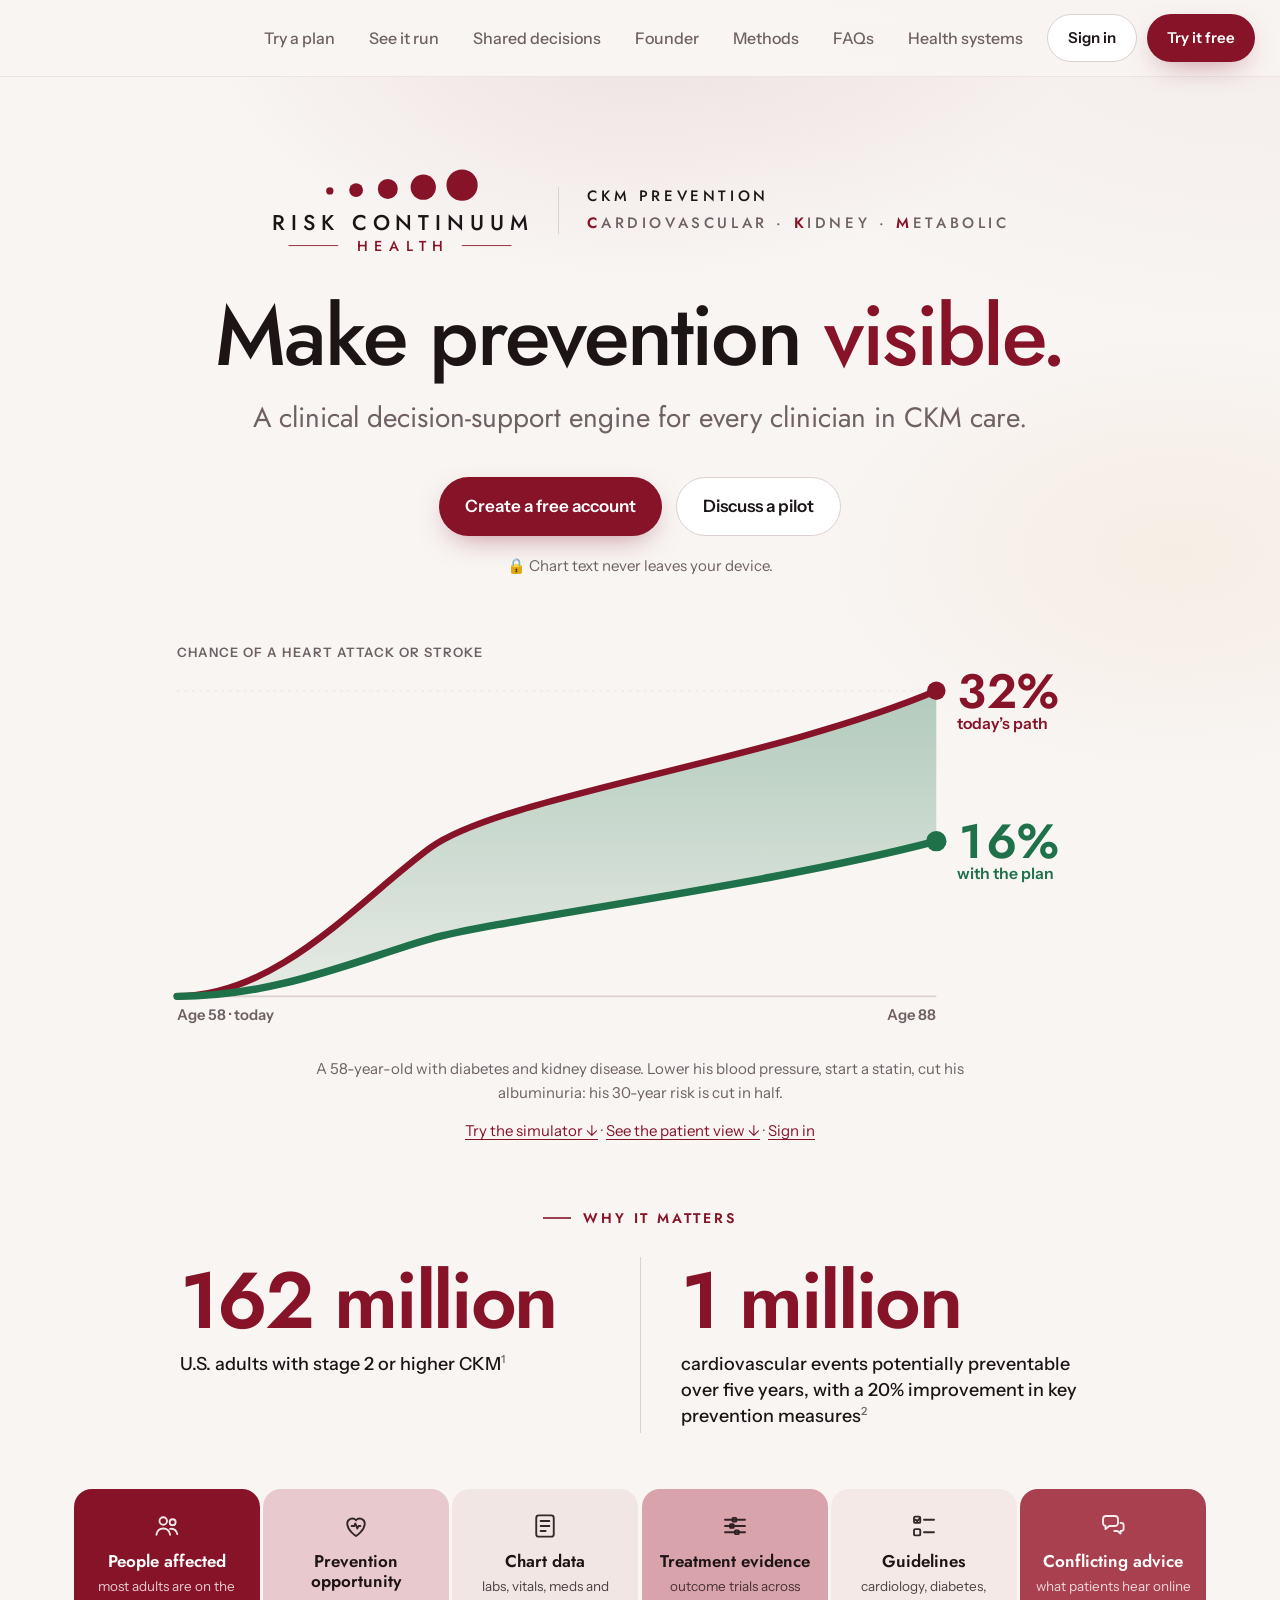
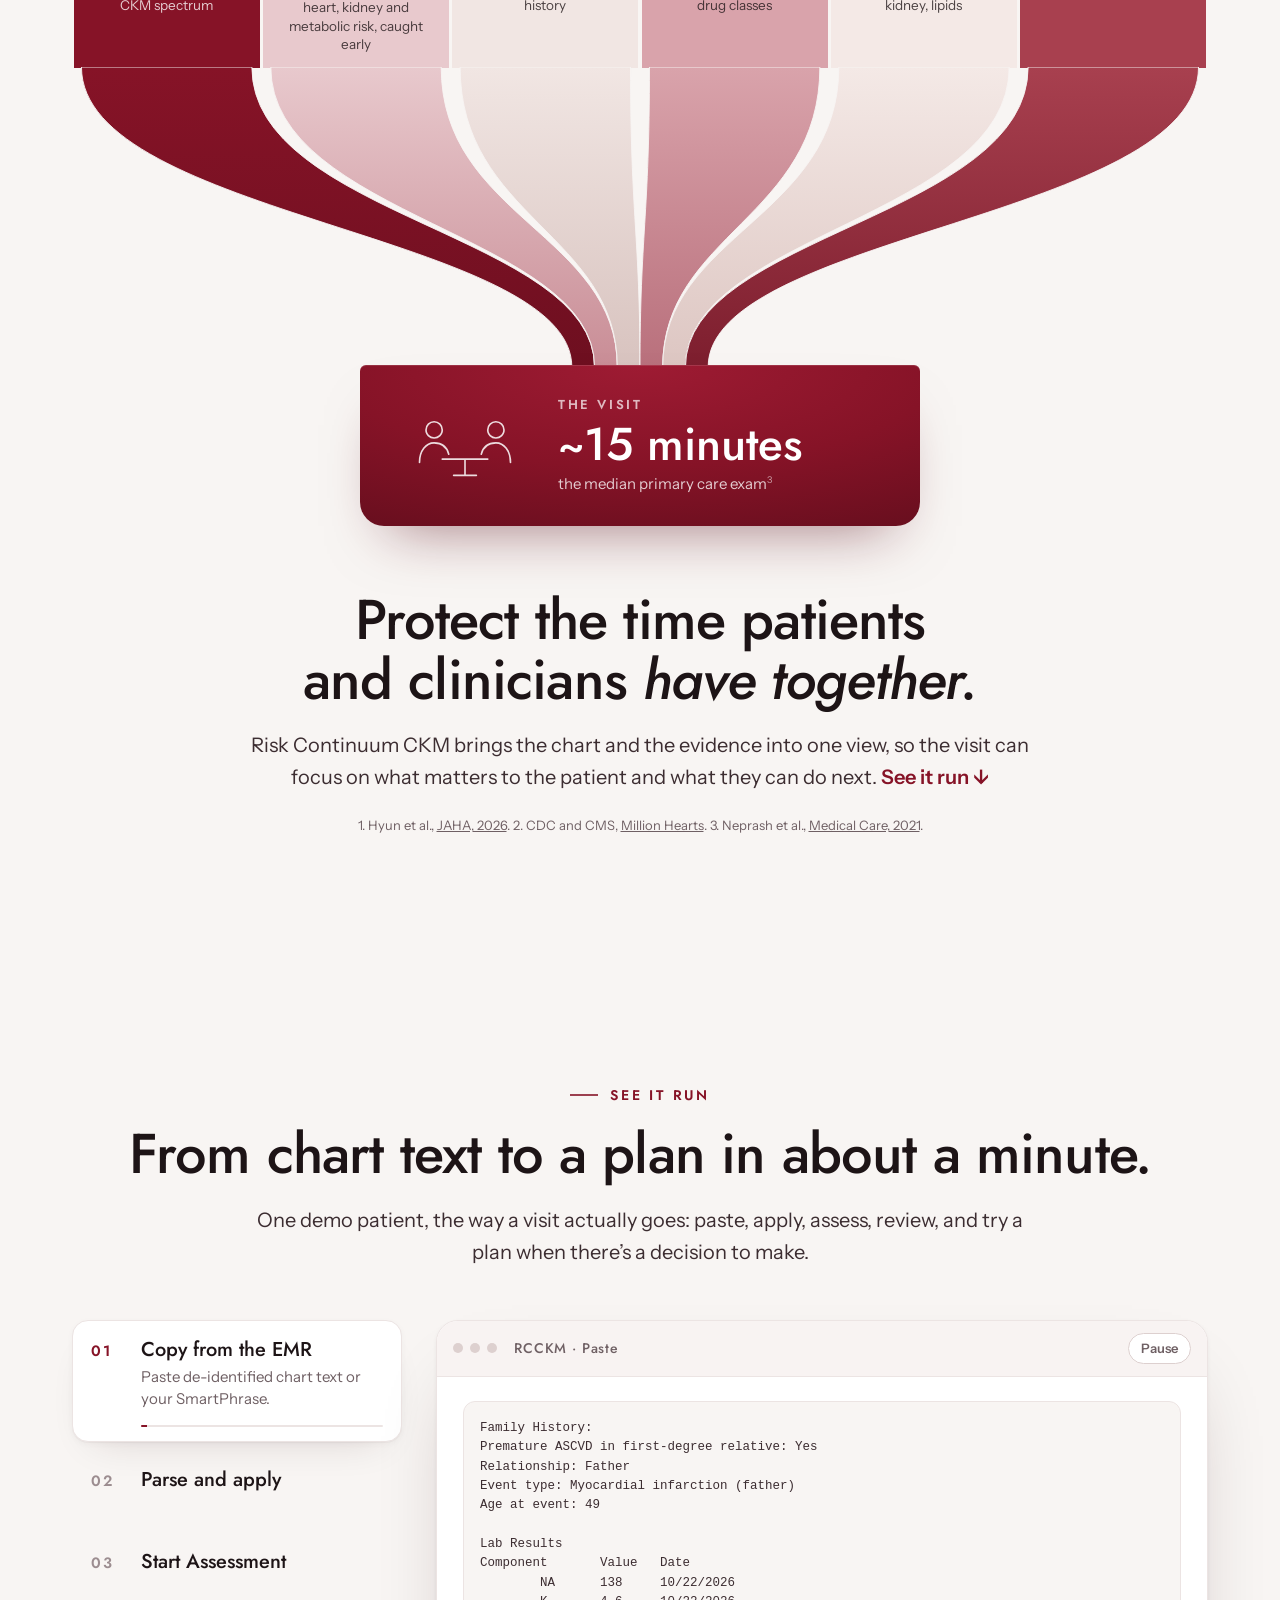
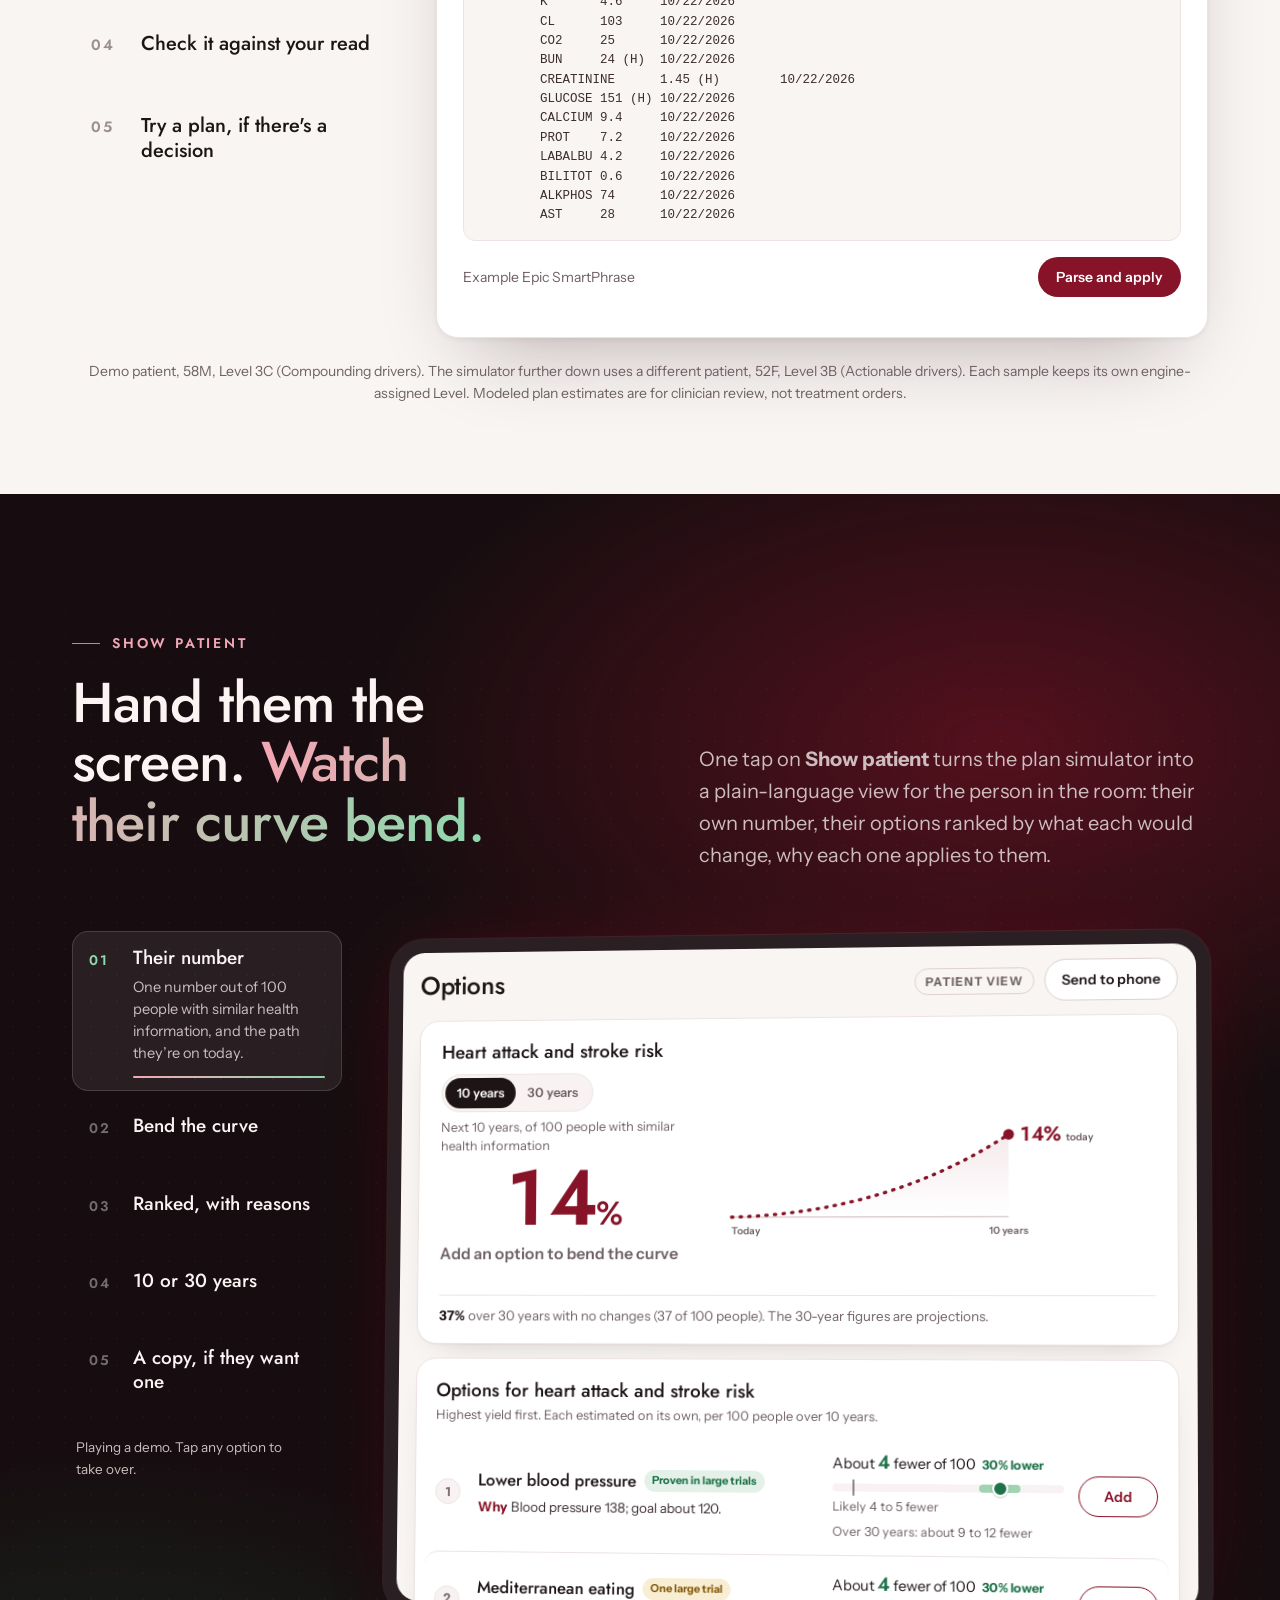
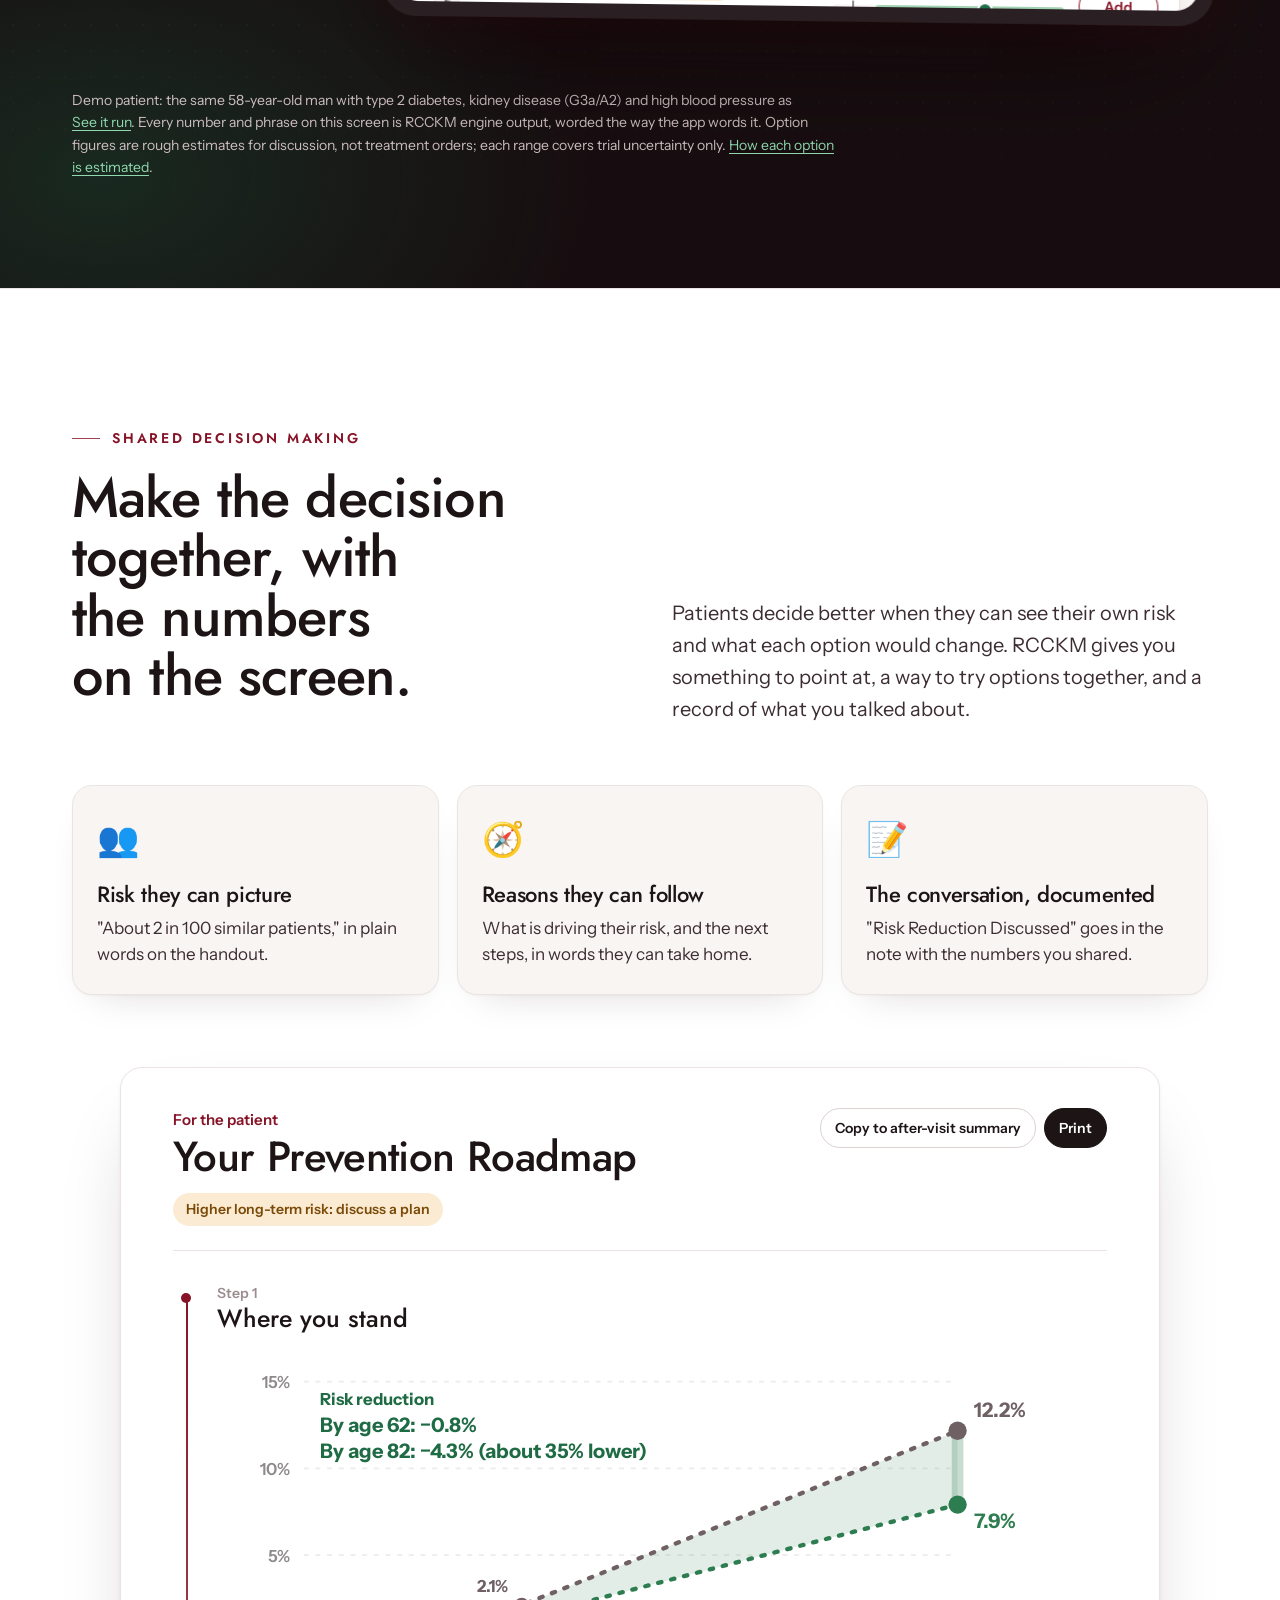
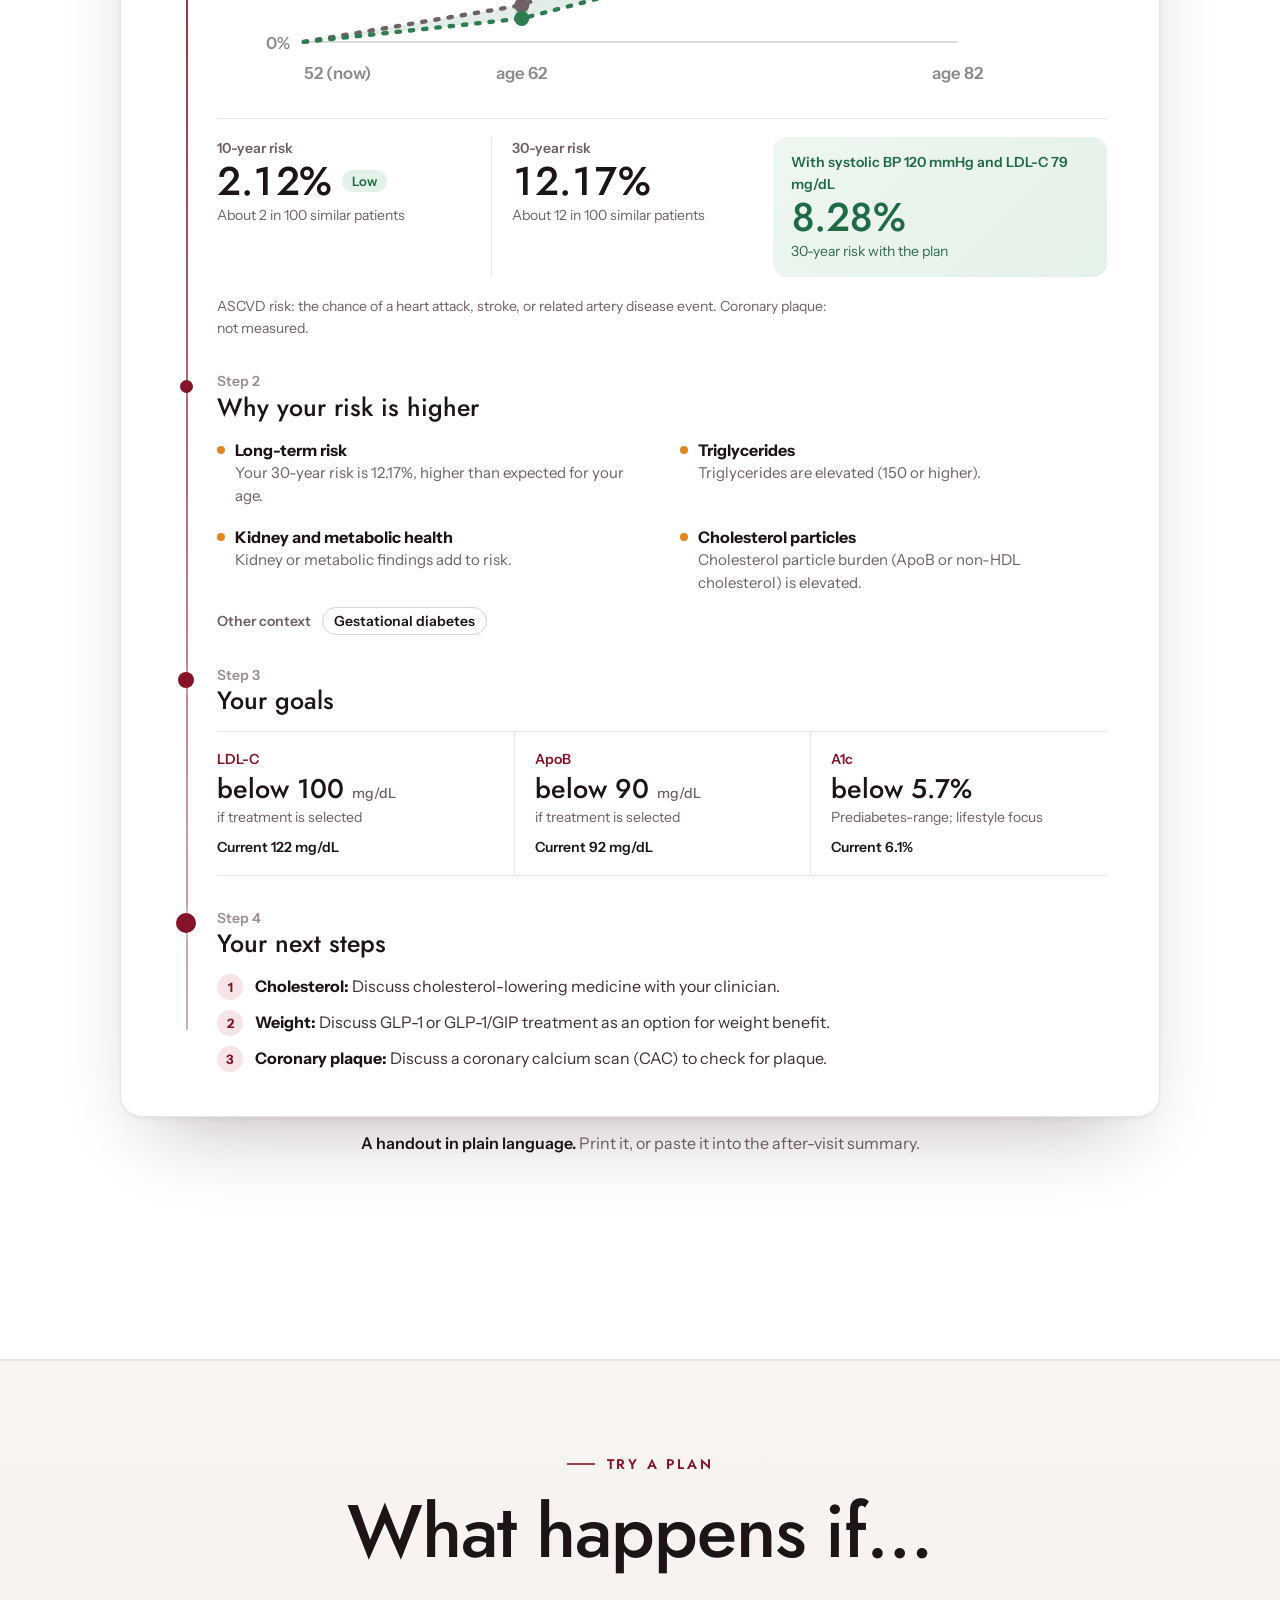
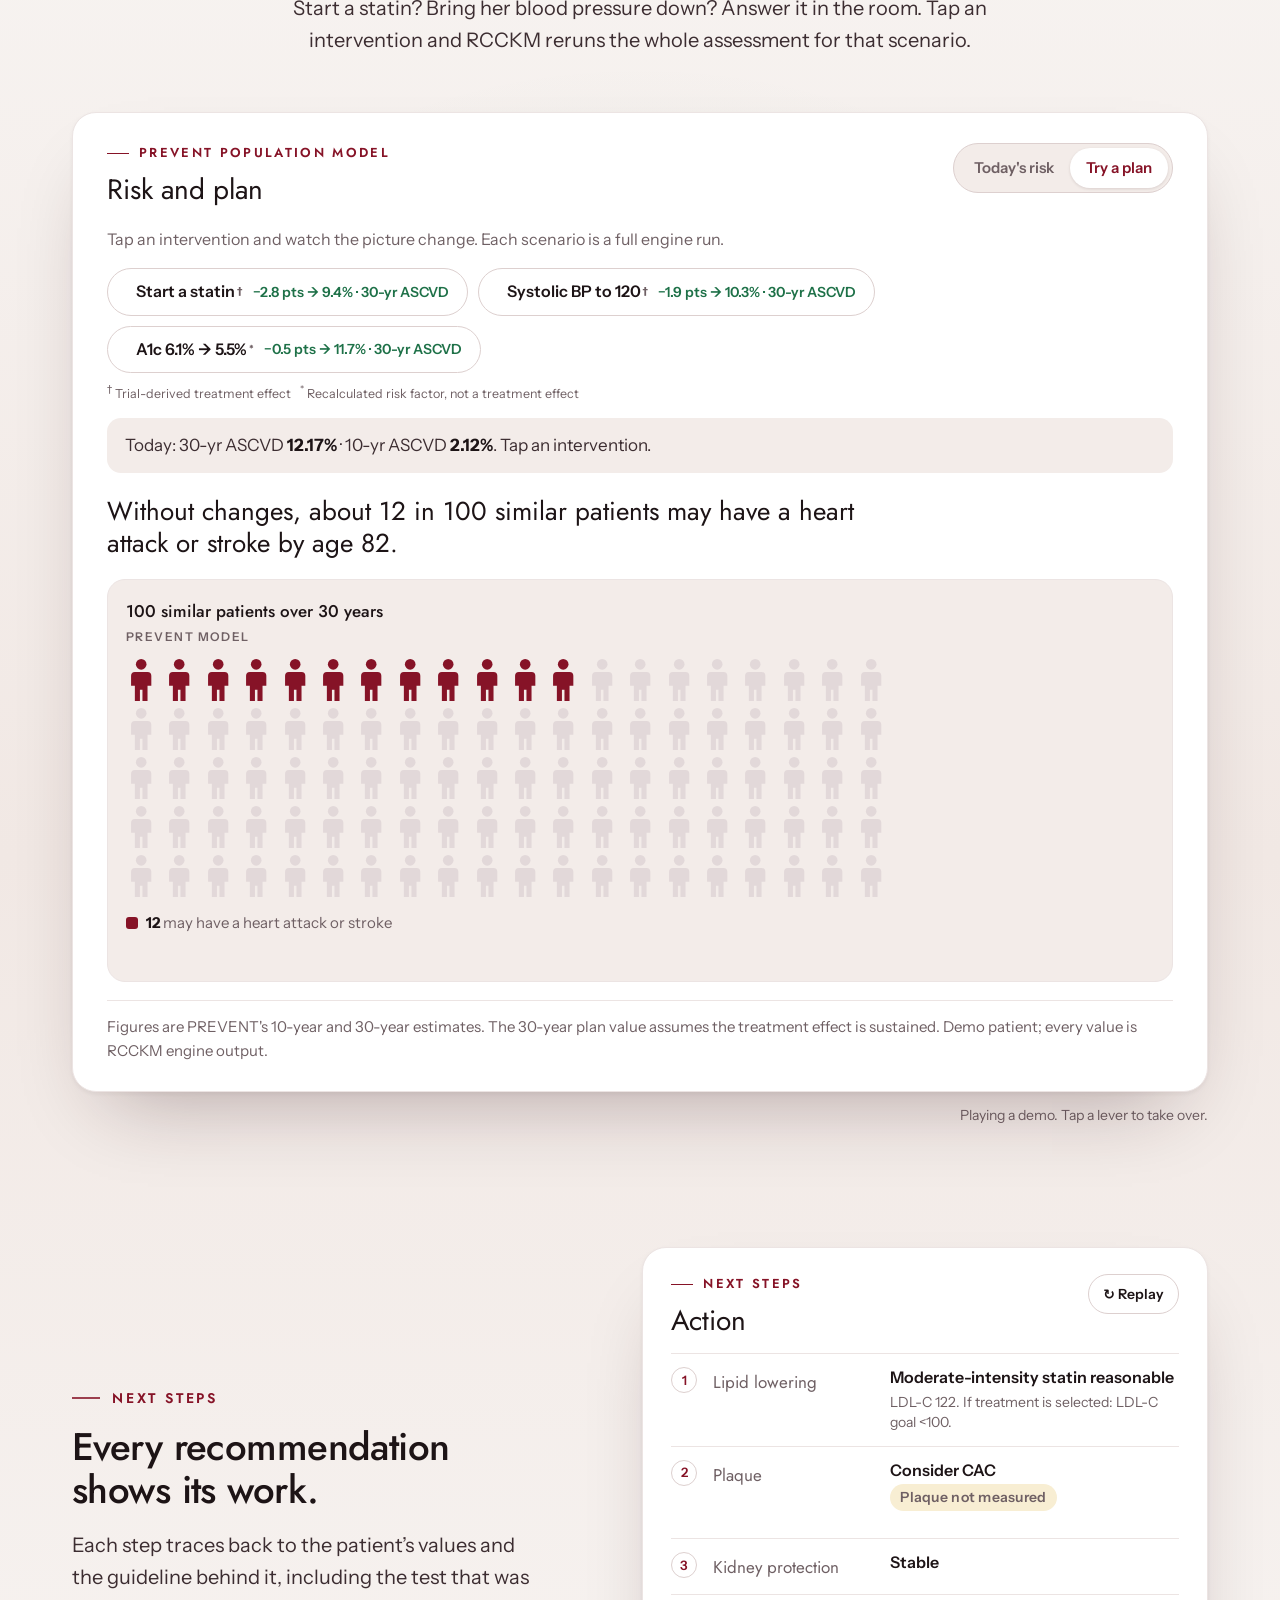
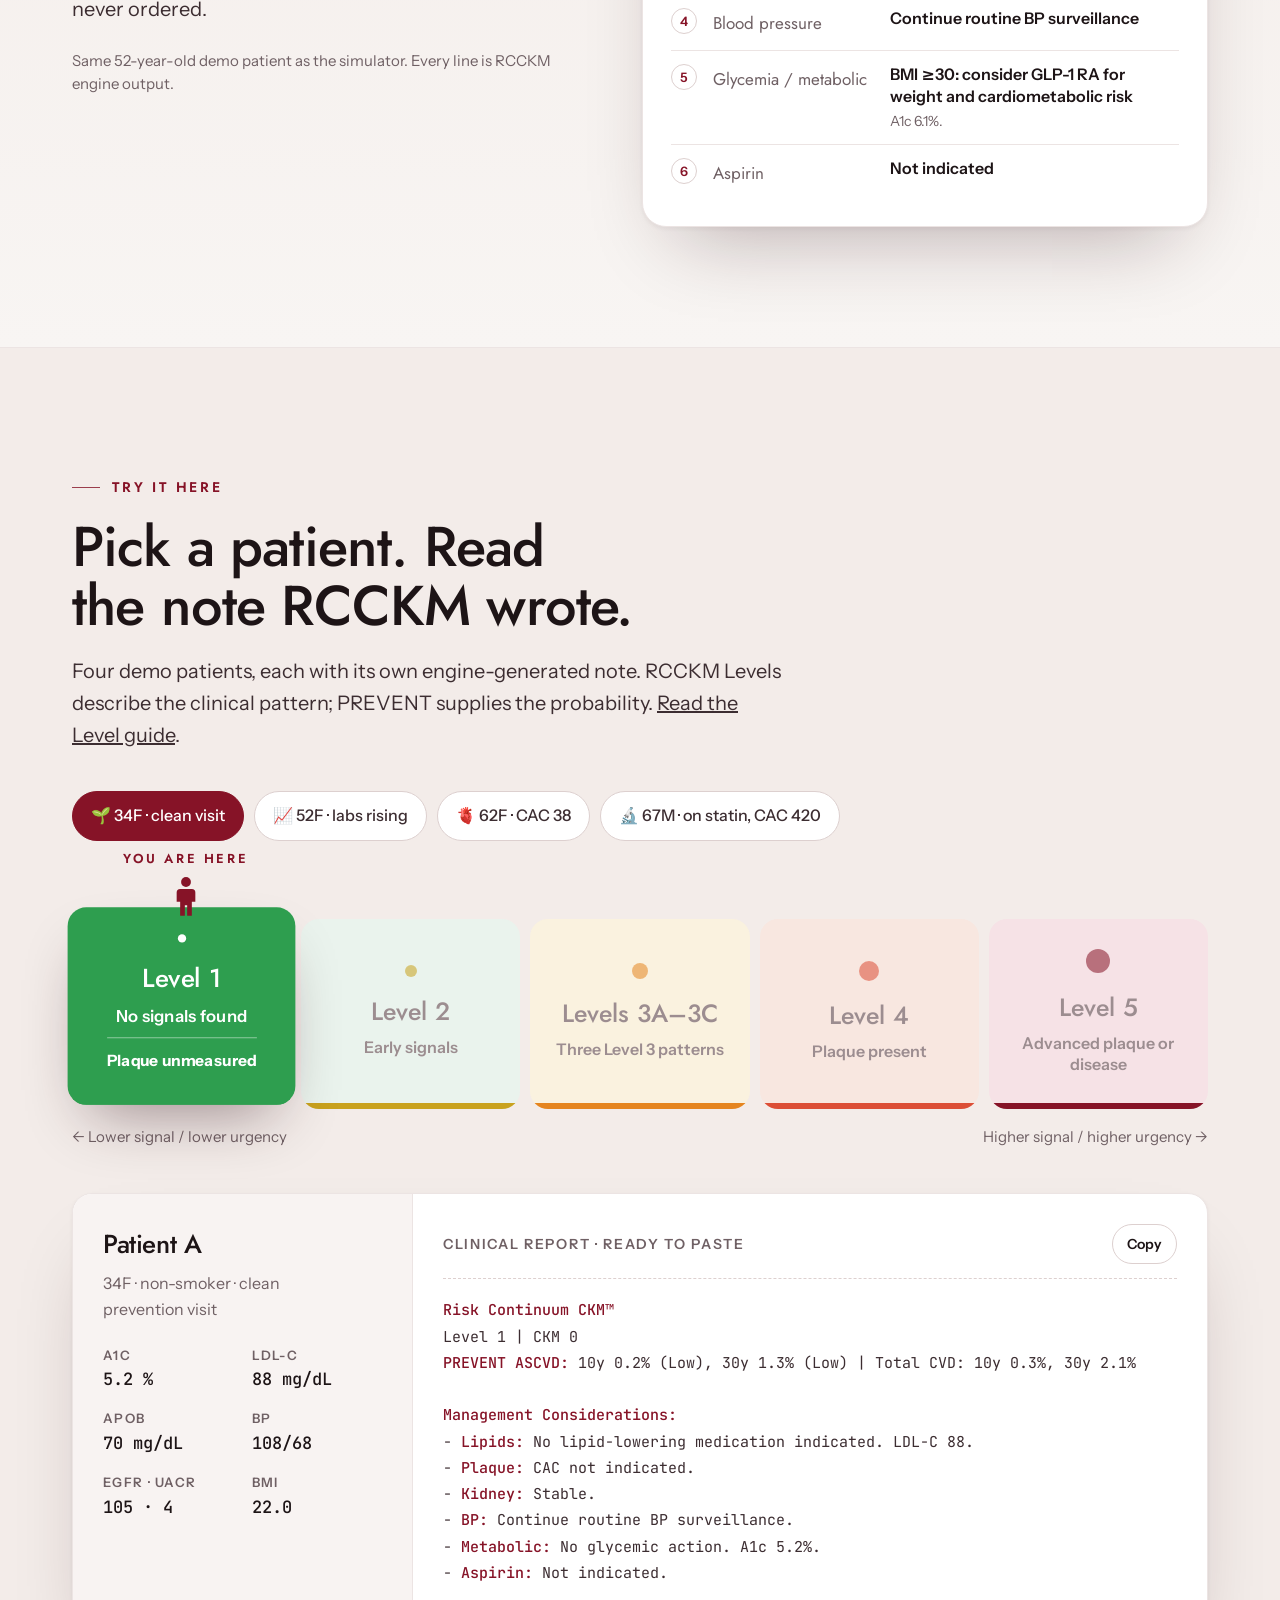
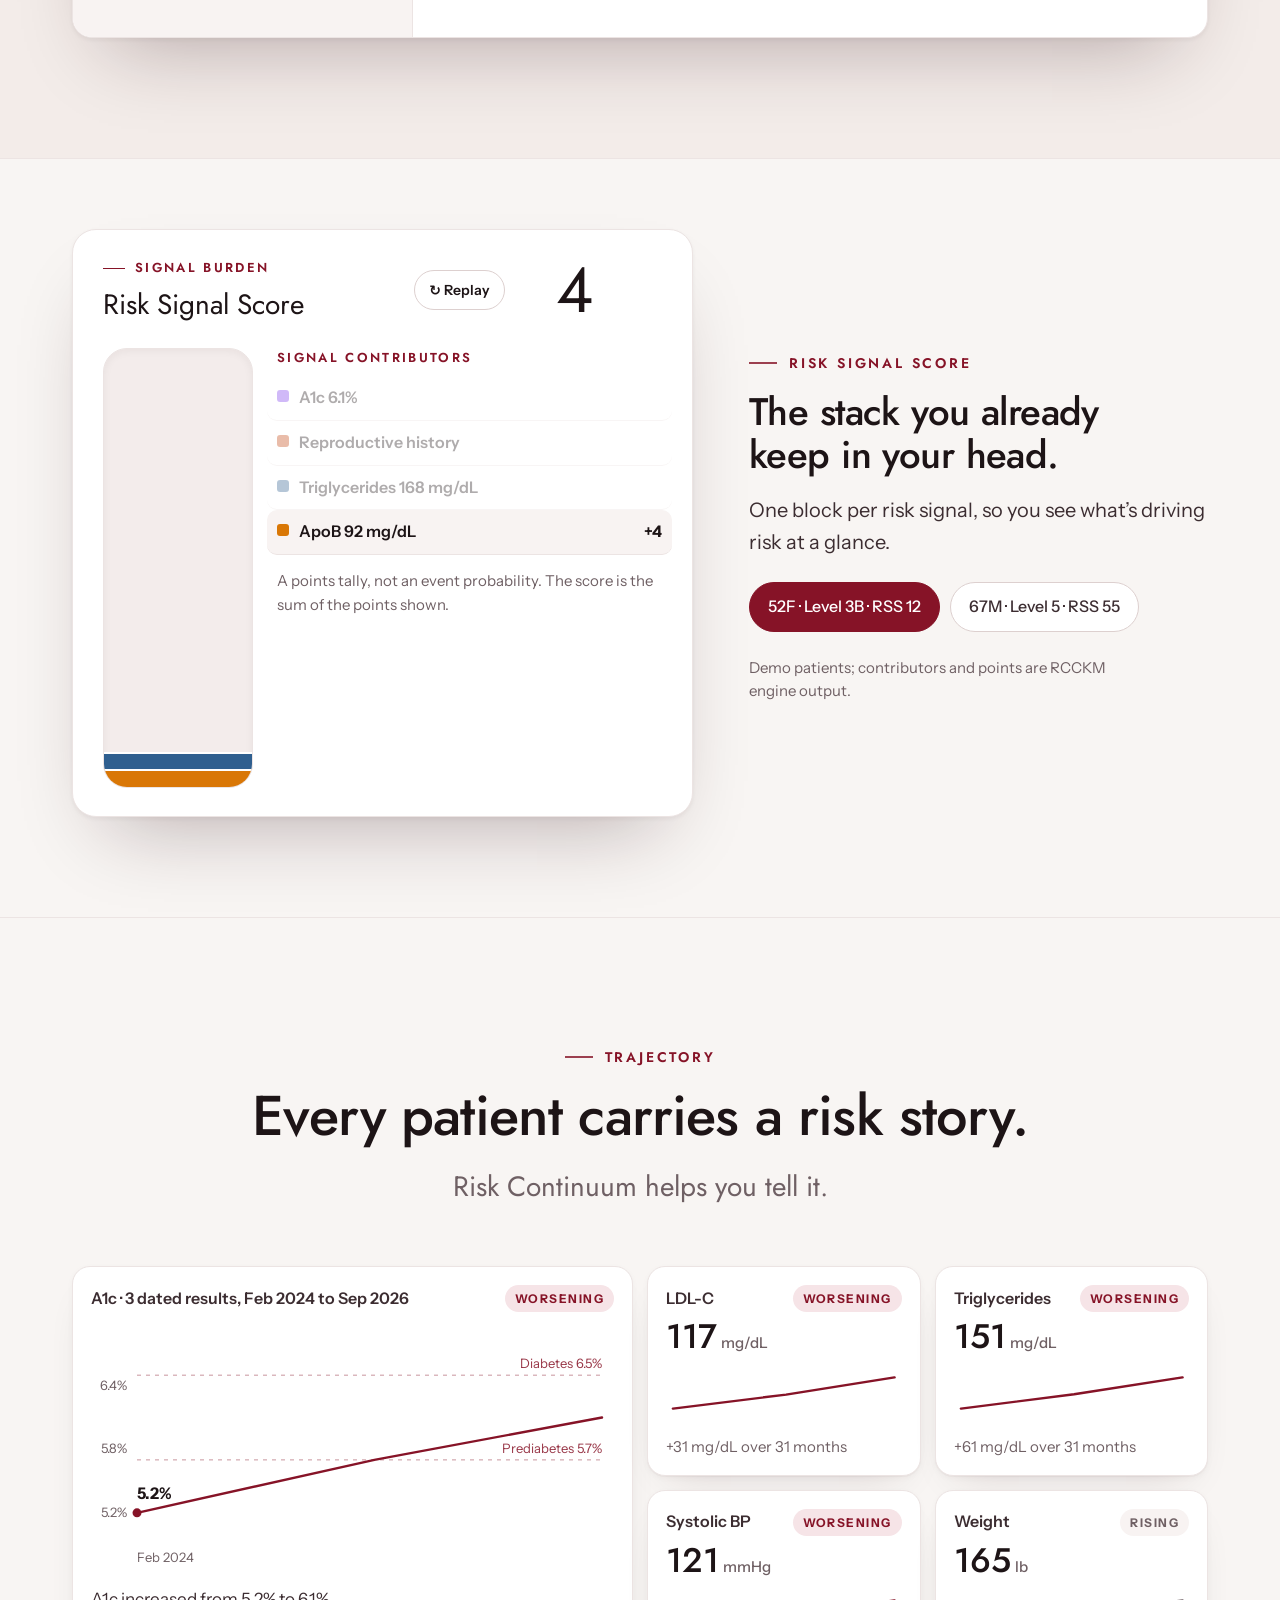
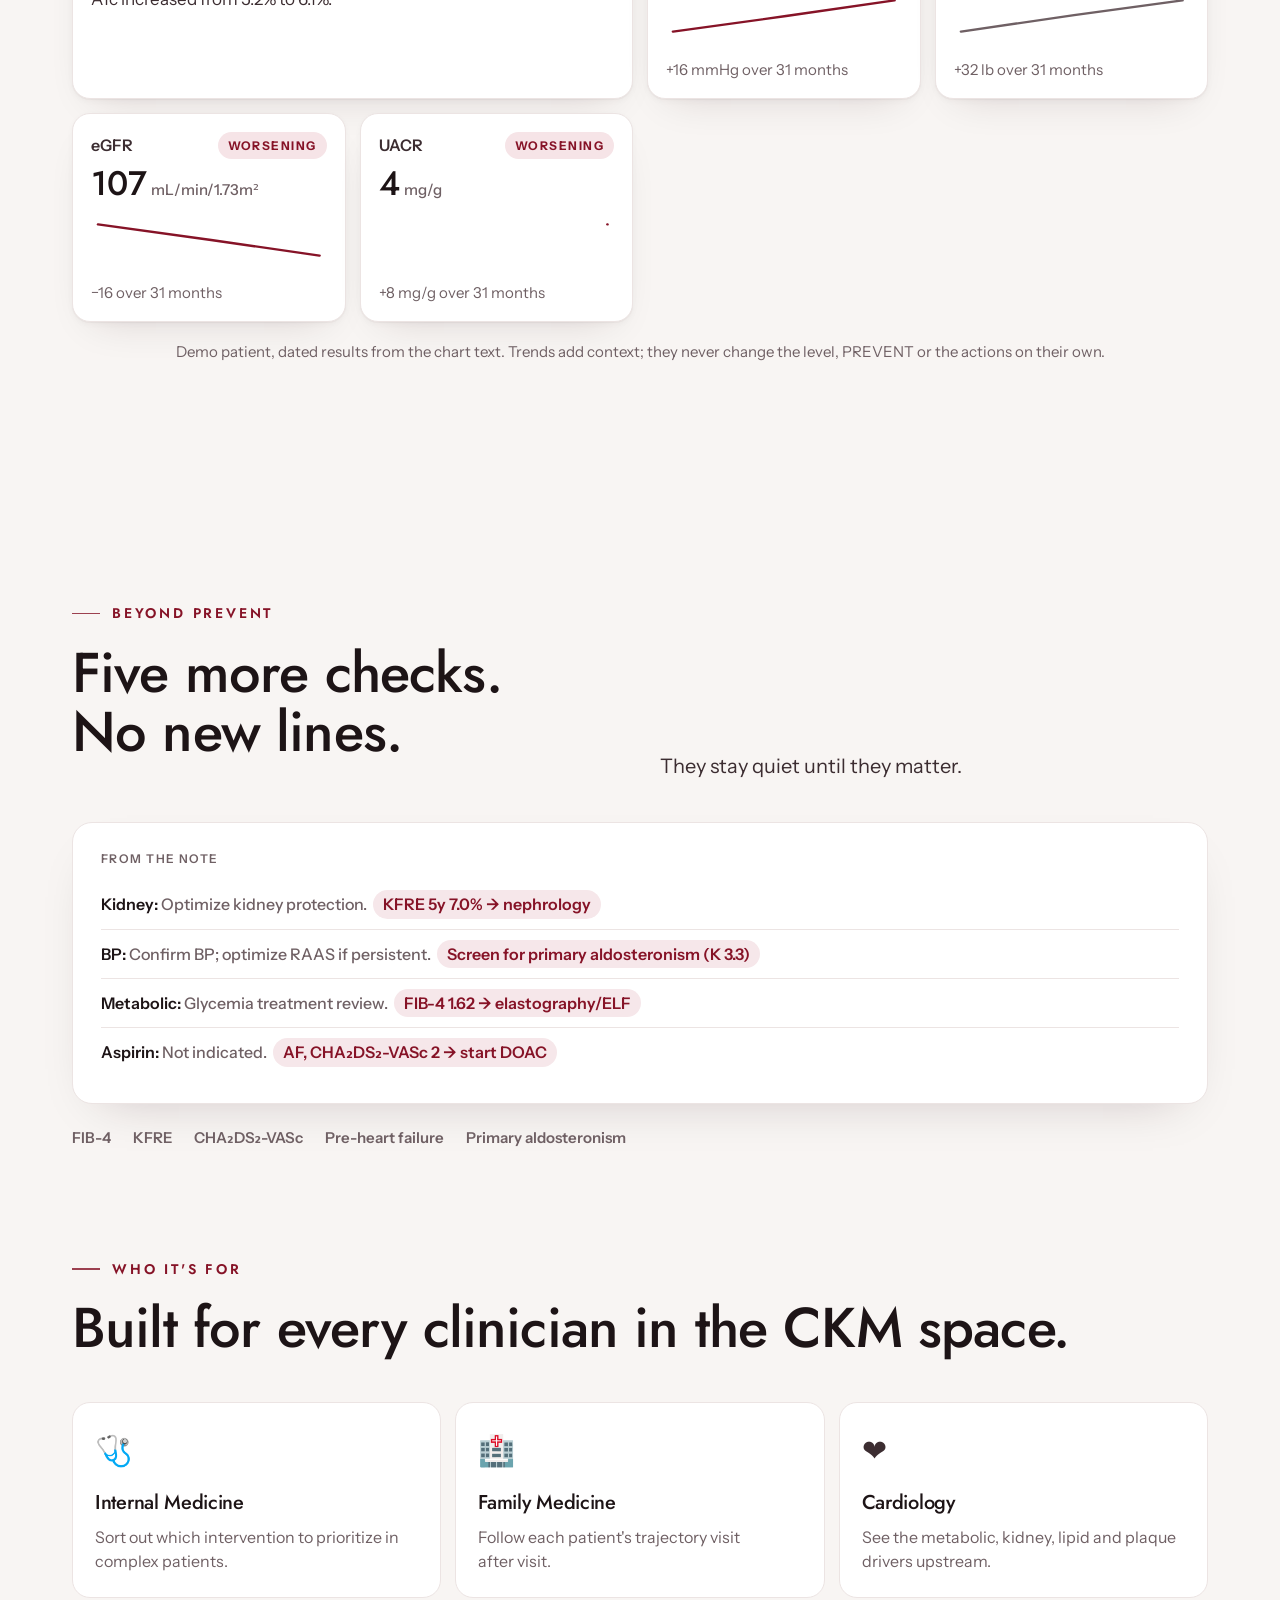
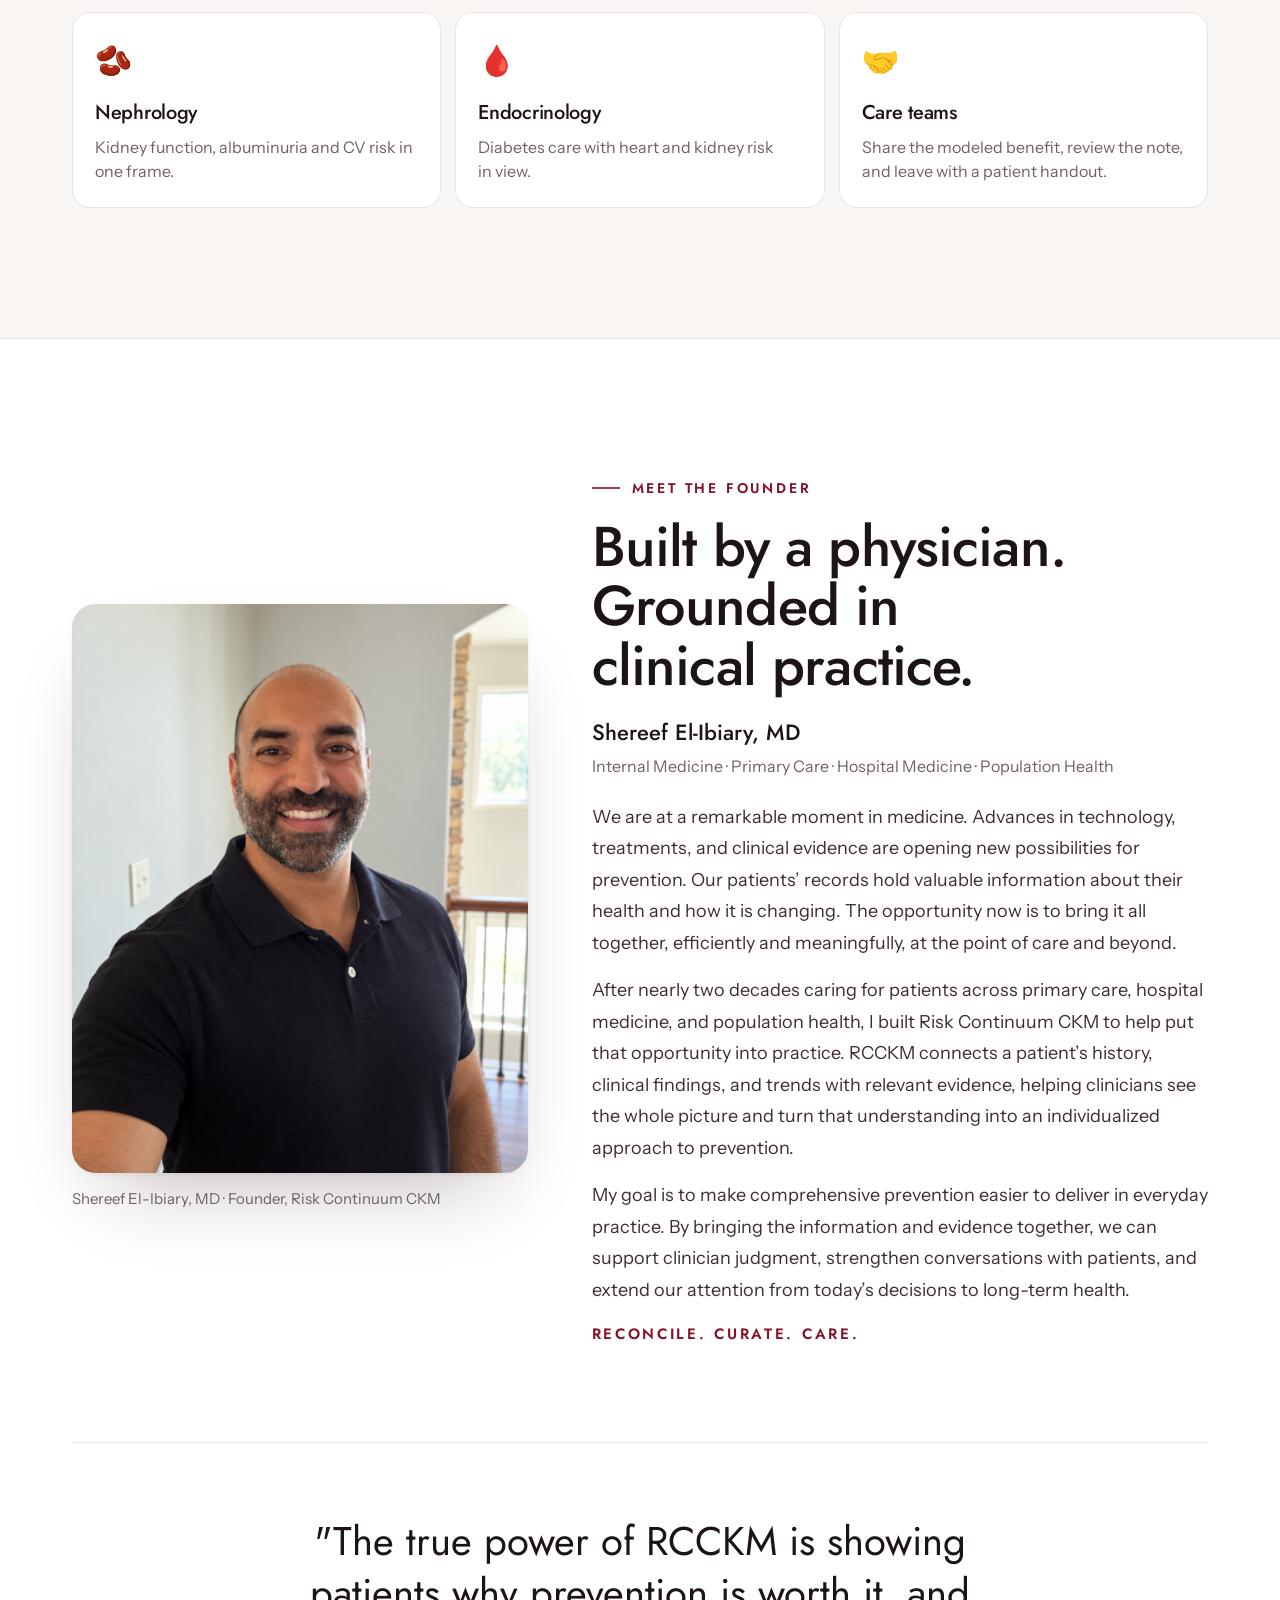
<file: index.html>
<!DOCTYPE html>
<html lang="en">
<head>
  <meta charset="UTF-8" />
  <meta name="viewport" content="width=device-width, initial-scale=1.0" />
  <title>Risk Continuum CKM</title>
  <meta name="description" content="A clinical decision-support engine for cardiovascular, kidney and metabolic prevention. Explore modeled prevention benefit, review the clinical note, and discuss a pilot or platform evaluation with Risk Continuum CKM." />
  <meta name="theme-color" content="#F8F5F3" />
  <link rel="icon" href="assets/brand/risk-continuum/favicon.svg" type="image/svg+xml" />
  <link rel="icon" href="assets/brand/risk-continuum/favicon-32.png" sizes="32x32" type="image/png" />
  <link rel="apple-touch-icon" href="assets/brand/risk-continuum/apple-touch-icon.png" />
  <link rel="preconnect" href="https://fonts.googleapis.com" />
  <link rel="preconnect" href="https://fonts.gstatic.com" crossorigin />
  <link href="https://fonts.googleapis.com/css2?family=Jost:wght@400;500;600&family=Instrument+Sans:wght@400;500;600;700&family=JetBrains+Mono:wght@400;500&display=swap" rel="stylesheet" />
  <style>
    /* Tokens follow the RCCKM web app's dark theme (web/app/globals.css). */
    :root {
      --bg: #F8F5F3; --bg-2: #F3ECE9; --surface: #FFFFFF; --surface-2: #F8F3F2;
      --ink: #1D1416; --body: #3C2D31; --muted: #6F6064; --faint: #9C8D90;
      --line: #ECE4E3; --line-2: #DDD0CF;
      --accent: #861327; --accent-ink: #FFFFFF; --garnet: #861327; --garnet-glow: rgba(134, 19, 39, .12);
      --good: #1E7148; --good-soft: #E4F1E8; --garnet-soft: #F6E4E7;
      --t1: #EEF2F6; --t2: #EAF3ED; --t3: #FAF2DF; --t4: #F8E7E0; --t5: #F6E2E6;
      --a1: #2E9E4F; --a2: #C9A21E; --a3: #E5851F; --a4: #DC4E36; --a5: #861327;
      --icon-off: #E2D8D9;
      --shadow: 0 1px 1px rgba(45, 12, 20, .03), 0 2px 6px rgba(45, 12, 20, .035), 0 18px 40px -22px rgba(45, 12, 20, .16);
      --shadow-lift: 0 2px 4px rgba(45, 12, 20, .05), 0 40px 80px -36px rgba(45, 12, 20, .32);
      --radius: 20px;
      --display: "Jost", "Instrument Sans", system-ui, sans-serif;
      --ui: "Instrument Sans", system-ui, -apple-system, "Segoe UI", sans-serif;
      --mono: "JetBrains Mono", ui-monospace, Menlo, monospace;
      --ease: cubic-bezier(.2, .8, .2, 1);
    }
    *, *::before, *::after { box-sizing: border-box; margin: 0; padding: 0; }
    html { scroll-behavior: smooth; }
    body { font-family: var(--ui); font-size: 18px; line-height: 1.6; background: radial-gradient(1200px 520px at 12% -8%, rgba(134,19,39,.06), transparent 70%), radial-gradient(900px 480px at 100% 0%, rgba(134,19,39,.04), transparent 70%), var(--bg); color: var(--body); -webkit-font-smoothing: antialiased; overflow-x: hidden; }
    img { max-width: 100%; display: block; height: auto; }
    a { color: inherit; }
    figure { margin: 0; }
    button { font: inherit; color: inherit; }
    h1, h2, h3 { font-family: var(--display); color: var(--ink); font-weight: 500; letter-spacing: -0.015em; text-wrap: balance; }
    p { text-wrap: pretty; }
    .wrap { max-width: 1200px; margin: 0 auto; padding: 0 32px; }
    .eyebrow { display: inline-flex; align-items: center; gap: 12px; font-family: var(--display); font-size: 14px; font-weight: 600; letter-spacing: .2em; text-transform: uppercase; color: var(--accent); }
    .eyebrow::before { content: ""; width: 28px; height: 1.5px; background: currentColor; opacity: .8; }
    .h2 { font-size: clamp(34px, 4.4vw, 56px); line-height: 1.06; margin: 18px 0 20px; }
    .lede { font-size: 20px; line-height: 1.6; color: var(--body); max-width: 60ch; }
    .center { text-align: center; }
    .center .lede { margin-left: auto; margin-right: auto; }
    .btn { display: inline-flex; align-items: center; gap: 10px; font-weight: 600; font-size: 17px; text-decoration: none; border-radius: 999px; padding: 15px 26px; border: 0; cursor: pointer; transition: transform .2s var(--ease), box-shadow .2s var(--ease), border-color .2s; }
    .btn-primary { background: var(--accent); color: var(--accent-ink); box-shadow: 0 10px 30px -12px rgba(134, 19, 39, .55); }
    .btn-primary:hover { transform: translateY(-2px); box-shadow: 0 16px 40px -12px rgba(134, 19, 39, .6); }
    .btn-ghost { color: var(--ink); background: var(--surface); border: 1px solid var(--line-2); }
    .btn-ghost:hover { border-color: var(--accent); }
    .btn-sm { font-size: 14px; padding: 8px 14px; }
    section { position: relative; }
    .card { background: var(--surface); border: 1px solid var(--line); border-radius: 24px; box-shadow: var(--shadow-lift); }
    .card-eyebrow { display: flex; align-items: center; gap: 10px; font-family: var(--display); font-size: 13px; font-weight: 600; letter-spacing: .18em; text-transform: uppercase; color: var(--accent); }
    .card-eyebrow::before { content: ""; width: 22px; height: 1.5px; background: currentColor; }
    .card-title { font-family: var(--display); font-size: 28px; color: var(--ink); margin-top: 4px; }

    /* WALKTHROUGH */
    .wt { padding: 120px 0 90px; }
    .wt-body { display: grid; grid-template-columns: 330px 1fr; gap: 34px; margin-top: 52px; align-items: start; }
    .wt-rail { list-style: none; display: grid; gap: 8px; }
    .wt-step { width: 100%; text-align: left; display: grid; grid-template-columns: 38px 1fr; gap: 4px 12px; padding: 16px 18px 14px; border-radius: 16px; border: 1px solid transparent; background: none; cursor: pointer; transition: background .25s, border-color .25s; }
    .wt-step:hover { background: var(--surface); }
    .wt-step.on { background: var(--surface); border-color: var(--line); box-shadow: var(--shadow); }
    .wt-n { font-family: var(--display); font-weight: 600; font-size: 15px; letter-spacing: .12em; color: var(--faint); padding-top: 2px; }
    .wt-step.on .wt-n, .wt-step.done .wt-n { color: var(--accent); }
    .wt-t b { display: block; font-family: var(--display); font-weight: 500; font-size: 20px; color: var(--ink); line-height: 1.25; }
    .wt-short { display: none; font-style: normal; }
    .wt-t span { display: none; font-size: 15px; line-height: 1.5; color: var(--muted); margin-top: 4px; }
    .wt-step.on .wt-t span { display: block; }
    .wt-bar { grid-column: 2; height: 2px; background: var(--line); border-radius: 2px; overflow: hidden; margin-top: 10px; }
    .wt-step:not(.on) .wt-bar { visibility: hidden; }
    .wt-bar i { display: block; height: 100%; width: 0; background: var(--accent); }
    .wt-win { background: var(--surface); border: 1px solid var(--line); border-radius: 22px; box-shadow: var(--shadow-lift); overflow: hidden; min-width: 0; }
    .wt-chrome { display: flex; align-items: center; gap: 7px; padding: 12px 16px; border-bottom: 1px solid var(--line); background: var(--surface-2); }
    .wt-chrome > span { width: 10px; height: 10px; border-radius: 50%; background: var(--line-2); }
    .wt-crumb { margin-left: 10px; font-family: var(--display); font-weight: 500; font-size: 14px; letter-spacing: .06em; color: var(--muted); }
    .wt-play { margin-left: auto; font-size: 13px; font-weight: 600; color: var(--muted); background: var(--surface); border: 1px solid var(--line-2); border-radius: 999px; padding: 4px 12px; cursor: pointer; }
    .wt-play:hover { border-color: var(--accent); color: var(--accent); }
    .wt-stage { height: 560px; position: relative; }
    .wt-panel { position: absolute; inset: 0; padding: 24px 26px; overflow: auto; animation: wtIn .45s var(--ease); }
    .wt-panel[hidden] { display: none; }
    @keyframes wtIn { from { opacity: 0; transform: translateY(8px); } to { opacity: 1; transform: none; } }
    .wt-paste { font-family: var(--mono); font-size: 12.5px; line-height: 1.55; color: var(--body); background: var(--bg); border: 1px solid var(--line); border-radius: 12px; padding: 14px 16px; height: 440px; overflow: hidden; white-space: pre-wrap; }
    .wt-paste code { display: block; }
    .wt-panel.play .wt-paste code { animation: wtScroll 4.2s linear forwards; }
    @keyframes wtScroll { from { transform: translateY(0); } to { transform: translateY(calc(-100% + 410px)); } }
    .wt-paste-foot { display: flex; justify-content: space-between; align-items: center; gap: 12px; margin-top: 16px; font-size: 14px; color: var(--muted); }
    .wt-btn { background: var(--accent); color: var(--accent-ink); font-weight: 600; font-size: 14px; border-radius: 999px; padding: 9px 18px; white-space: nowrap; border: 0; cursor: pointer; transition: transform .2s var(--ease), box-shadow .2s var(--ease); }
    button.wt-btn:hover { transform: translateY(-1px); box-shadow: 0 8px 20px -10px rgba(134, 19, 39, .6); }
    .wt-chips-head { font-family: var(--display); font-weight: 600; font-size: 13px; letter-spacing: .16em; text-transform: uppercase; color: var(--accent); margin-bottom: 14px; }
    .wt-chips { display: flex; flex-wrap: wrap; gap: 9px; min-height: 360px; align-content: flex-start; }
    .wt-chip { display: inline-flex; align-items: center; gap: 7px; font-size: 15px; font-weight: 500; color: var(--ink); background: var(--good-soft); border: 1px solid rgba(30,113,72,.18); border-radius: 999px; padding: 6px 13px; }
    .wt-chip > span { color: var(--good); font-weight: 700; }
    .wt-chip.miss { background: var(--t3); border-color: rgba(201,162,30,.35); }
    .wt-chip.miss > span { color: #8A6A00; }
    .wt-panel.play .wt-chip { opacity: 0; animation: wtPop .35s var(--ease) forwards; animation-delay: calc(var(--i) * 110ms + 150ms); }
    @keyframes wtPop { from { opacity: 0; transform: scale(.9); } to { opacity: 1; transform: none; } }
    .wt-tiles { display: grid; grid-template-columns: repeat(5, 1fr); gap: 8px; }
    .wt-tile { border-radius: 12px; padding: 10px 11px; background: var(--surface-2); border: 1px solid var(--line); opacity: .55; }
    .wt-tile b { display: block; font-family: var(--display); font-weight: 600; font-size: 14px; color: var(--ink); }
    .wt-tile span { display: block; font-size: 12.5px; line-height: 1.35; color: var(--muted); margin-top: 2px; }
    .wt-tile em { display: block; font-style: normal; font-size: 12px; color: var(--muted); margin-top: 6px; }
    .wt-tile.on { opacity: 1; background: var(--t3); border-color: var(--a3); box-shadow: 0 0 0 3px rgba(229,133,31,.14); }
    .wt-panel.play .wt-tile.on { animation: wtPop .5s var(--ease) .3s backwards; }
    .wt-reason { font-size: 16px; color: var(--body); margin: 16px 0 18px; }
    .wt-reason b { color: var(--ink); }
    .wt-stats { display: grid; grid-template-columns: repeat(2, 1fr); gap: 10px; }
    .wt-stats > div, .wt-drivers { border: 1px solid var(--line); border-radius: 14px; padding: 12px 14px; }
    .wt-stats small, .wt-drivers small { display: block; font-family: var(--display); font-weight: 600; font-size: 12px; letter-spacing: .16em; text-transform: uppercase; color: var(--accent); }
    .wt-stats b { display: block; font-family: var(--display); font-weight: 500; font-size: 17px; color: var(--ink); line-height: 1.3; margin-top: 4px; }
    .wt-stats span { display: block; font-size: 13.5px; color: var(--muted); margin-top: 3px; }
    .wt-drivers li { font-size: 14.5px; }
    .wt-panel.play .wt-stats > div, .wt-panel.play .wt-drivers { animation: wtIn .5s var(--ease) backwards; }
    .wt-panel.play .wt-stats > div:nth-child(1) { animation-delay: .5s; }
    .wt-panel.play .wt-stats > div:nth-child(2) { animation-delay: .75s; }
    .wt-panel.play .wt-drivers { animation-delay: 1.05s; }
    .wt-drivers { margin-top: 10px; }
    .wt-drivers ul { list-style: none; display: flex; flex-wrap: wrap; gap: 6px 18px; margin-top: 6px; font-size: 15px; color: var(--ink); }
    .wt-note-head { display: flex; justify-content: space-between; align-items: center; font-family: var(--display); font-weight: 600; font-size: 13px; letter-spacing: .16em; text-transform: uppercase; color: var(--accent); margin-bottom: 12px; }
    .wt-copy { font-size: 13px; font-weight: 600; letter-spacing: 0; text-transform: none; color: var(--accent-ink); background: var(--accent); border: 0; border-radius: 999px; padding: 6px 14px; cursor: pointer; }
    .wt-note { font-family: var(--mono); font-size: 12.5px; line-height: 1.6; color: var(--ink); background: var(--bg); border: 1px solid var(--line); border-radius: 12px; padding: 14px 16px; white-space: pre-wrap; }
    .wt-note .ln { display: block; }
    .wt-panel.play .wt-note .ln { opacity: 0; animation: wtLn .2s linear forwards; animation-delay: calc(var(--i) * 90ms + 100ms); }
    @keyframes wtLn { to { opacity: 1; } }
    .wt-pearl { display: grid; grid-template-columns: 1fr auto; gap: 4px 16px; align-items: center; border: 1px dashed var(--line-2); border-radius: 14px; padding: 12px 16px; margin-bottom: 16px; background: var(--surface-2); }
    .wt-pearl > div { display: flex; align-items: center; gap: 10px; }
    .wt-pearl b { font-family: var(--display); font-weight: 500; font-size: 17px; color: var(--ink); }
    .wt-ai { font-size: 11.5px; font-weight: 700; letter-spacing: .08em; text-transform: uppercase; color: var(--muted); border: 1px solid var(--line-2); border-radius: 999px; padding: 1px 8px; }
    .wt-pearl p { grid-column: 1 / -1; font-size: 15px; color: var(--ink); line-height: 1.55; margin-top: 6px; }
    .wt-pearl-foot { grid-column: 1 / -1; font-size: 12.5px; color: var(--muted); }
    .wt-pearl .wt-btn { grid-column: 2; grid-row: 1; }
    .wt-btn.ghost { background: var(--surface); color: var(--accent); border: 1px solid var(--accent); }
    .wt-sim-head { font-family: var(--display); font-weight: 600; font-size: 13px; letter-spacing: .16em; text-transform: uppercase; color: var(--accent); margin-bottom: 12px; }
    .wt-levers { display: grid; grid-template-columns: 1fr 1fr; gap: 9px; }
    .wt-lever { display: flex; gap: 12px; align-items: flex-start; border: 1px solid var(--line); border-radius: 14px; padding: 11px 13px; }
    .wt-box { flex: none; width: 20px; height: 20px; border-radius: 6px; border: 1.5px solid var(--line-2); margin-top: 2px; position: relative; }
    .wt-lt b { display: block; font-size: 15.5px; font-weight: 600; color: var(--ink); }
    .wt-lt sup { color: var(--muted); font-weight: 500; margin-left: 2px; }
    .wt-lt span { display: block; font-size: 13.5px; color: var(--muted); margin-top: 2px; }
    .wt-lever.pick { border-color: var(--accent); background: var(--garnet-soft); }
    .wt-lever.pick .wt-box { background: var(--accent); border-color: var(--accent); }
    .wt-lever.pick .wt-box::after { content: ""; position: absolute; left: 6px; top: 2px; width: 5px; height: 10px; border: solid #fff; border-width: 0 2px 2px 0; transform: rotate(45deg); }
    .wt-key { font-size: 13px; color: var(--muted); margin: 10px 0 14px; }
    .wt-sim-out { display: grid; grid-template-columns: 1fr 1fr; gap: 10px; }
    .wt-sim-out > div, .wt-plan-note { border: 1px solid var(--line); border-radius: 14px; padding: 12px 14px; }
    .wt-sim-out small, .wt-plan-note small { display: block; font-family: var(--display); font-weight: 600; font-size: 12px; letter-spacing: .16em; text-transform: uppercase; color: var(--accent); }
    .wt-sim-out b { display: block; font-family: var(--display); font-weight: 500; font-size: 24px; color: var(--ink); margin-top: 4px; }
    .wt-sim-out s { color: var(--faint); font-size: 18px; }
    .wt-plan-note { margin-top: 10px; background: var(--surface-2); }
    .wt-plan-note p { font-family: var(--mono); font-size: 12.5px; line-height: 1.55; color: var(--ink); margin-top: 6px; }
    .wt-panel.play .wt-lever { animation: wtIn .45s var(--ease) backwards; animation-delay: calc(var(--i) * 140ms + 150ms); }
    .wt-panel.play .wt-lever.pick { animation: wtIn .45s var(--ease) backwards, wtPick .4s var(--ease) backwards; animation-delay: calc(var(--i) * 140ms + 150ms), calc(var(--i) * 500ms + 1.2s); }
    .wt-panel.play .wt-lever.pick .wt-box { animation: wtBox .3s var(--ease) backwards; animation-delay: calc(var(--i) * 500ms + 1.2s); }
    @keyframes wtPick { from { border-color: var(--line); background: var(--surface); } }
    @keyframes wtBox { from { background: var(--surface); border-color: var(--line-2); } }
    .wt-panel.play .wt-sim-out, .wt-panel.play .wt-plan-note { animation: wtIn .5s var(--ease) backwards; }
    .wt-panel.play .wt-sim-out { animation-delay: 2.4s; }
    .wt-panel.play .wt-plan-note { animation-delay: 3.2s; }
    .wt-hint { float: right; font-size: 12px; letter-spacing: .08em; color: var(--muted); }
    button.wt-lever { font: inherit; text-align: left; background: var(--surface); cursor: pointer; width: 100%; }
    button.wt-lever:hover { border-color: var(--accent); }
    .wt-chip { position: relative; cursor: help; }
    .wt-chip[data-tip=""] { cursor: default; }
    .wt-chip:not([data-tip=""]):hover::after, .wt-chip:not([data-tip=""]):focus::after { content: "Found: " attr(data-tip); position: absolute; left: 0; bottom: calc(100% + 8px); z-index: 5; width: max-content; max-width: 260px; white-space: normal; background: var(--ink); color: #fff; font-size: 12.5px; font-weight: 500; line-height: 1.4; padding: 7px 10px; border-radius: 8px; box-shadow: var(--shadow); }
    .wt-src { font-size: 14px; color: var(--muted); text-align: center; margin-top: 22px; }
    @media (max-width: 980px) {
      .wt-body { grid-template-columns: 1fr; gap: 18px; }
      .wt-rail { grid-template-columns: repeat(5, 1fr); gap: 4px; }
      .wt-step { grid-template-columns: 1fr; padding: 10px 8px; text-align: center; }
      .wt-t span, .wt-step.on .wt-t span { display: none; }
      .wt-t b { display: none; }
      .wt-short { display: block; font-family: var(--display); font-weight: 500; font-size: 14px; color: var(--ink); line-height: 1.25; }
      .wt-bar { grid-column: 1; }
      .wt-stage { height: 560px; }
    }
    @media (max-width: 640px) {
      .ap-card { padding: 18px 14px; }
      .wt { padding: 84px 0; }
      .wt-n { display: none; }
      .wt-short { font-size: 12.5px; }
      .wt-panel { padding: 16px; }
      .wt-tiles { grid-template-columns: 1fr; gap: 5px; }
      .wt-tile { padding: 6px 10px; display: flex; gap: 8px; align-items: baseline; }
      .wt-tile span, .wt-tile em { margin: 0; }
      .wt-stats, .wt-levers { grid-template-columns: 1fr; }
      .wt-pearl { grid-template-columns: 1fr; }
      .wt-pearl .wt-btn { grid-column: 1; grid-row: auto; justify-self: start; white-space: normal; max-width: 100%; text-align: left; }
      .wt-paste { height: 440px; }
      .wt-stage { height: 600px; }
      .wt-paste-foot { flex-direction: column; align-items: flex-start; }
    }
    @media (prefers-reduced-motion: reduce) {
      .wt-panel, .wt-panel.play * { animation: none !important; opacity: 1 !important; }
      .wt-paste { overflow: auto; }
    }

    /* NAV */
    .nav { position: sticky; top: 0; z-index: 50; background: rgba(248, 245, 243, .86); backdrop-filter: saturate(1.4) blur(14px); -webkit-backdrop-filter: saturate(1.4) blur(14px); border-bottom: 1px solid var(--line); }
    .nav .wrap { display: flex; align-items: center; justify-content: space-between; height: 76px; gap: 24px; }
    .logo { display: block; height: auto; }
    .nav-logo .logo { width: 168px; }
    /* The hero carries the big logo; the nav logo fades in once you scroll past it. */
    .nav-logo { opacity: 0; pointer-events: none; transition: opacity .35s var(--ease); }
    .nav.show-logo .nav-logo { opacity: 1; pointer-events: auto; }
    .nav-links { display: flex; gap: 34px; list-style: none; }
    .nav-links a { text-decoration: none; font-size: 16px; font-weight: 500; color: var(--muted); white-space: nowrap; transition: color .2s; }
    .nav-links a:hover { color: var(--ink); }
    .nav-cta { display: flex; gap: 10px; }
    .nav .btn { padding: 11px 20px; font-size: 15px; white-space: nowrap; }
    .nav-menu { display: none; margin-left: auto; }
    .nav-menu > summary { min-height: 44px; padding: 9px 16px; border: 1px solid var(--line-2); border-radius: 999px; background: var(--surface); color: var(--ink); font-size: 15px; font-weight: 600; list-style: none; cursor: pointer; }
    .nav-menu > summary::-webkit-details-marker { display: none; }
    .nav-menu > summary:focus-visible, .nav-menu a:focus-visible { outline: 3px solid var(--accent); outline-offset: 3px; }
    .nav-menu nav { position: absolute; top: calc(100% + 8px); right: 32px; width: min(280px, calc(100vw - 32px)); padding: 8px; border: 1px solid var(--line-2); border-radius: 16px; background: var(--surface); box-shadow: var(--shadow-lift); }
    .nav-menu nav a { display: flex; align-items: center; min-height: 44px; padding: 10px 14px; border-radius: 10px; text-decoration: none; font-size: 16px; color: var(--body); }
    .nav-menu nav a:hover { background: var(--garnet-soft); color: var(--accent); }

    /* Pilot evaluation */
    .pilot-section { padding: 24px 0 72px; scroll-margin-top: 100px; }
    .pilot-grid { display: grid; grid-template-columns: minmax(0, 1.1fr) minmax(0, 1fr); gap: 44px; align-items: start; }
    .pilot-copy { padding-top: 16px; }
    .pilot-copy > p + p { margin-top: 18px; }
    .pilot-section .pilot { margin-top: 0; width: 100%; max-width: none; }
    .pilot-section h3 { font-size: 24px; margin-bottom: 8px; }
    @media (max-width: 900px) {
      .pilot-grid { grid-template-columns: minmax(0, 1fr); gap: 28px; }
      .pilot-section { padding-bottom: 48px; }
    }

    /* HERO */
    .hero { padding: 90px 0 56px; overflow: hidden; }
    .hero::before { content: ""; position: absolute; inset: -20% -10% auto; height: 1000px; background: radial-gradient(620px 380px at 50% 16%, rgba(134, 19, 39, .09), transparent 70%), radial-gradient(520px 320px at 85% 70%, rgba(229, 133, 31, .07), transparent 70%); pointer-events: none; }
    .hero-copy { position: relative; text-align: center; max-width: 920px; margin: 0 auto; }
    .hero-lockup { display: inline-flex; align-items: center; gap: 28px; margin: 0 auto 40px; }
    .hero-mark { width: 260px; flex: none; }
    .lockup-text { display: flex; flex-direction: column; gap: 8px; padding-left: 28px; border-left: 1.5px solid var(--line-2); text-align: left; font-family: var(--display); font-weight: 500; text-transform: uppercase; letter-spacing: .2em; line-height: 1.3; }
    .lockup-name { font-size: 15px; color: var(--ink); }
    .lockup-ckm { font-size: 15px; color: var(--muted); }
    .lockup-ckm b { color: var(--accent); font-weight: 600; }
    .hero h1 { font-size: clamp(44px, 6.6vw, 88px); line-height: 1.0; letter-spacing: -0.025em; }
    .hero h1 .soft { color: var(--accent); }
    .hero .sub { font-family: var(--display); font-size: clamp(22px, 2.4vw, 28px); color: var(--muted); margin-top: 18px; }
    .hero .lede { margin: 24px auto 0; text-align: center; max-width: 56ch; }
    .hero-ctas { display: flex; gap: 14px; justify-content: center; flex-wrap: wrap; margin-top: 36px; }
    .hero-meta { margin-top: 20px; font-size: 15px; color: var(--muted); }
    .hero-access { margin-top: 14px; font-size: 15px; color: var(--muted); text-align: center; }
    .levels-sub { display: block; margin-top: 10px; }
    .privacy-note { margin-top: 18px; font-size: 15px; color: var(--muted); }
    .hero-access a { color: var(--accent); text-underline-offset: 3px; }
    .copy-status { min-height: 1.5em; padding: 0 28px 16px; font-size: 14px; color: var(--muted); }

    /* Continuum (recreates the app's Position card) */
    .cont { position: relative; max-width: 1136px; margin: 70px auto 0; padding: 30px 34px; }
    .cont-head { display: flex; justify-content: space-between; align-items: flex-start; gap: 16px; }
    .pill-now { font-size: 15px; font-weight: 600; color: var(--accent); background: var(--garnet-soft); border: 1px solid rgba(134,19,39,.2); border-radius: 999px; padding: 7px 14px; opacity: 0; transition: opacity .5s; }
    .cont.done .pill-now { opacity: 1; }
    .tiles { position: relative; display: grid; grid-template-columns: repeat(5, 1fr); gap: 10px; margin-top: 78px; }
    .tile { position: relative; min-height: 190px; border-radius: 18px; padding: 22px 12px 26px; display: flex; flex-direction: column; align-items: center; justify-content: center; text-align: center; overflow: hidden; opacity: 0; transform: translateY(26px); transition: opacity .55s var(--ease), transform .55s var(--ease), background .45s, box-shadow .45s; }
    .cont.shown .tile { opacity: 1; transform: none; }
    .tile::after { content: ""; position: absolute; left: 0; right: 0; bottom: 0; height: 6px; background: var(--acc); }
    .tile .dot { width: var(--d); height: var(--d); border-radius: 50%; background: var(--acc); margin-bottom: 14px; }
    .tile b { font-family: var(--display); font-size: 25px; font-weight: 500; color: var(--ink); }
    .tile span { display: block; font-size: 16px; font-weight: 600; color: var(--body); margin-top: 6px; line-height: 1.3; }
    .tile small { display: none; font-size: 15px; font-weight: 700; margin-top: 10px; padding-top: 10px; border-top: 1.5px solid rgba(255, 255, 255, .45); }
    .tile.future b, .tile.future span { color: var(--faint); }
    .tile.future .dot { opacity: .55; }
    .cont.shown .tile.here { background: var(--a3) !important; transform: translateY(-8px) scale(1.04); box-shadow: 0 28px 60px -22px rgba(229, 133, 31, .6); z-index: 2; }
    .tile.here b, .tile.here span, .tile.here small { color: #fff; }
    .tile.here .dot { background: #fff; }
    .tile.here small { display: block; }
    .walker { position: absolute; top: -70px; left: 0; width: 20%; display: flex; flex-direction: column; align-items: center; transition: left .34s var(--ease); pointer-events: none; z-index: 3; }
    .walker .here-lbl { font-family: var(--display); font-size: 13px; font-weight: 600; letter-spacing: .2em; color: var(--accent); opacity: 0; transition: opacity .4s; margin-bottom: 6px; white-space: nowrap; }
    .cont.done .walker .here-lbl { opacity: 1; }
    .walker svg { display: block; }
    .walker.hop svg { animation: hop .34s ease-out; }
    @keyframes hop { 0% { transform: translateY(0); } 45% { transform: translateY(-14px); } 100% { transform: translateY(0); } }
    .cont-foot { display: flex; justify-content: space-between; margin-top: 16px; font-size: 15px; color: var(--muted); }
    .cont-line { margin-top: 18px; padding-top: 16px; border-top: 1px solid var(--line); font-size: 18px; color: var(--body); opacity: 0; transform: translateY(8px); transition: opacity .5s .1s, transform .5s .1s; }
    .cont-line b { color: var(--ink); }
    .cont.done .cont-line { opacity: 1; transform: none; }
    .levels-info { position: relative; margin-top: 10px; }
    .levels-btn { background: none; border: 0; padding: 4px 0; font-size: 14px; font-weight: 500; color: var(--muted); cursor: pointer; }
    .levels-btn:hover, .levels-btn:focus-visible, .levels-info.open .levels-btn { color: var(--accent); }
    .levels-pop { position: absolute; left: 0; bottom: calc(100% + 6px); z-index: 5; width: min(420px, 100%); background: var(--surface); border: 1px solid var(--line-2); border-radius: 14px; padding: 14px 16px; font-size: 15px; line-height: 1.55; color: var(--body); box-shadow: var(--shadow-lift); opacity: 0; transform: translateY(4px); pointer-events: none; transition: opacity .2s, transform .2s; }
    .levels-info:hover .levels-pop, .levels-btn:focus-visible + .levels-pop, .levels-info.open .levels-pop { opacity: 1; transform: none; pointer-events: auto; }

    /* STATS */
    .stats { padding: 0 0 120px; }
    .levels { padding: 110px 0 40px; }
    .levels .cont { margin-top: 56px; }
    .stats-grid { display: grid; grid-template-columns: repeat(3, 1fr); gap: 1px; background: var(--line); border: 1px solid var(--line); border-radius: var(--radius); overflow: hidden; }
    .stat { background: var(--surface); padding: 34px 32px; }
    .cont-tag { margin-top: 10px; font-size: 16px; color: var(--muted); }
    .cont-tag b { color: var(--ink); font-weight: 600; }
    .stat-num { font-family: var(--display); font-size: 54px; line-height: 1; color: var(--ink); font-weight: 500; }
    .stat p { margin-top: 14px; font-size: 17px; color: var(--body); }
    .stat cite { display: block; margin-top: 14px; font-size: 14px; font-style: normal; color: var(--muted); }
    .stats-head { margin-bottom: 48px; }
    .fn-stats { display: grid; grid-template-columns: 1fr 1fr; margin: 28px auto 56px; max-width: 1000px; }
    .fn-stats > div { padding: 4px 40px; }
    .fn-stats > div + div { border-left: 1px solid var(--line-2); }
    .fn-stats .stat-num { font-size: clamp(48px, 6.2vw, 84px); font-weight: 600; letter-spacing: -0.03em; color: var(--accent); }
    .fn-stats p { margin-top: 10px; font-size: 18px; line-height: 1.45; color: var(--ink); font-weight: 500; max-width: 34ch; }
    .fn sup { font-size: .62em; color: var(--muted); }
    .fn-body { position: relative; }
    .fn-cols { list-style: none; margin: 0; padding: 0; display: grid; grid-template-columns: repeat(6, minmax(0, 1fr)); }
    .fn-c { margin: 0 calc(100% / 120); background: var(--top); border-radius: 18px 18px 0 0; padding: 22px 14px 14px; text-align: center; color: var(--ink); min-height: 150px; }
    .fn-c.dark { color: #fff; }
    .fn-c svg { width: 30px; height: 30px; margin: 0 auto 10px; display: block; fill: none; stroke: currentColor; stroke-width: 1.5; stroke-linecap: round; stroke-linejoin: round; opacity: .9; }
    .fn-c b { display: block; font-family: var(--display); font-weight: 600; font-size: 17px; line-height: 1.2; }
    .fn-c span { display: block; margin-top: 6px; font-size: 13.5px; line-height: 1.4; opacity: .78; }
    .fn-ribbons { display: block; width: 100%; height: 300px; margin-top: -1px; }
    .fn-r { stroke: var(--bg); stroke-width: 1; transform-box: fill-box; transform-origin: 50% 0; }
    .fn-body.reveal .fn-r { transform: scaleY(.2); opacity: 0; transition: transform 1.1s var(--ease), opacity .8s var(--ease); transition-delay: calc(var(--i) * 70ms + 150ms); }
    .fn-body.reveal.in .fn-r { transform: none; opacity: 1; }
    @media (prefers-reduced-motion: reduce) { .fn-body.reveal .fn-r { transform: none; opacity: 1; transition: none; } }
    .fn-visit { position: relative; margin: -2px auto 0; max-width: 560px; display: flex; align-items: center; gap: 28px; padding: 30px 40px; border-radius: 6px 6px 24px 24px; color: #fff; background: radial-gradient(120% 140% at 50% 0%, #9E1B33 0%, #861327 45%, #5A0C1A 100%); box-shadow: 0 30px 60px -30px rgba(90, 12, 26, .55), inset 0 1px 0 rgba(255,255,255,.12); }
    .fn-pair { width: 130px; flex: none; fill: none; stroke: rgba(255,255,255,.85); stroke-width: 2; stroke-linecap: round; }
    .fn-k { display: block; font-family: var(--display); font-size: 13px; font-weight: 600; letter-spacing: .2em; text-transform: uppercase; color: rgba(255,255,255,.7); }
    .fn-visit b { display: block; font-family: var(--display); font-weight: 500; font-size: 46px; line-height: 1.05; margin-top: 4px; }
    .fn-visit > div > span:last-child { display: block; margin-top: 4px; font-size: 15px; color: rgba(255,255,255,.78); }
    .fn-visit sup { color: rgba(255,255,255,.6); }
    .fn-foot { margin-top: 64px; }
    .fn-foot .h2 { max-width: 20ch; margin-left: auto; margin-right: auto; }
    .fn-foot .lede a { color: var(--accent); font-weight: 600; text-decoration: none; white-space: nowrap; }
    .fn-notes { margin-top: 22px; font-size: 13px; color: var(--muted); }

    /* TRAJECTORY */
    .traj { padding: 120px 0; border-top: 1px solid var(--line); }
    .traj-head { max-width: 860px; margin: 0 auto 56px; }
    .traj-head .sub { font-family: var(--display); font-size: clamp(22px, 2.4vw, 28px); color: var(--muted); margin: 14px 0 0; }
    .spark-grid { display: grid; grid-template-columns: repeat(4, minmax(0, 1fr)); gap: 14px; }
    .spark { background: var(--surface); box-shadow: var(--shadow); border: 1px solid var(--line); border-radius: 18px; padding: 18px 18px 16px; min-width: 0; }
    .spark.big { grid-column: span 2; grid-row: span 2; display: flex; flex-direction: column; }
    .spark-top { display: flex; justify-content: space-between; align-items: center; gap: 8px; }
    .spark-top span { font-size: 16px; font-weight: 600; color: var(--body); }
    .badge { font-style: normal; font-size: 12px; font-weight: 700; letter-spacing: .12em; text-transform: uppercase; color: var(--accent); background: var(--garnet-soft); border-radius: 999px; padding: 4px 10px; white-space: nowrap; }
    .badge.neutral { color: var(--muted); background: var(--surface-2); }
    .spark-val { font-family: var(--display); font-size: 34px; font-weight: 500; color: var(--ink); margin-top: 6px; line-height: 1.1; }
    .spark-val small { font-family: var(--ui); font-size: 15px; color: var(--muted); margin-left: 4px; }
    .spark svg { width: 100%; height: 54px; margin: 10px 0 6px; overflow: visible; }
    .spark .delta { font-size: 15px; color: var(--muted); }
    .spark path.ln { fill: none; stroke: var(--accent); stroke-width: 2.4; stroke-linecap: round; stroke-linejoin: round; }
    .spark.up-good path.ln { stroke: var(--muted); }
    .big-chart { flex: 1; display: flex; flex-direction: column; }
    .big-chart svg { width: 100%; height: auto; margin-top: 12px; overflow: visible; }
    .big-chart .cap { font-size: 17px; color: var(--body); margin-top: 6px; }
    .traj-note { margin-top: 18px; font-size: 15px; color: var(--muted); text-align: center; }

    /* TRY A PLAN */
    .plan { padding: 84px 0 120px; background: linear-gradient(180deg, var(--bg) 0%, #F1E8E4 50%, var(--bg) 100%); border-top: 1px solid var(--line); }
    .plan::before { content: ""; position: absolute; left: 50%; top: 300px; width: min(1000px, 100%); height: 700px; transform: translateX(-50%); background: radial-gradient(closest-side, rgba(30, 113, 72, .07), transparent); pointer-events: none; }
    .plan-head { max-width: 900px; margin: 0 auto 56px; }
    .plan-big { font-size: clamp(40px, 5.8vw, 76px); }
    .rp { position: relative; padding: 30px 34px 28px; }
    .rp-top { display: flex; justify-content: space-between; align-items: flex-start; gap: 16px; flex-wrap: wrap; }
    .seg { display: inline-flex; background: var(--bg-2); border: 1px solid var(--line-2); border-radius: 999px; padding: 4px; }
    .seg span { font-size: 15px; font-weight: 600; color: var(--muted); padding: 8px 16px; border-radius: 999px; }
    .seg span.on { background: var(--surface); color: var(--accent); box-shadow: 0 1px 3px rgba(45,12,20,.12); }
    .rp-sub { font-size: 16px; color: var(--muted); margin: 14px 0 16px; }
    .chips { display: flex; flex-wrap: wrap; gap: 10px; }
    .lever { display: inline-flex; align-items: center; gap: 10px; background: transparent; border: 1.5px solid var(--line-2); border-radius: 999px; padding: 10px 18px; font-size: 16px; font-weight: 600; color: var(--ink); cursor: pointer; transition: border-color .25s, background .25s, transform .15s; }
    button.lever:hover { border-color: var(--good); }
    button.lever:active { transform: scale(.97); }
    .lever .chk { width: 0; overflow: hidden; color: var(--good); transition: width .25s; }
    .lever em { font-style: normal; font-size: 14px; font-weight: 600; color: var(--good); white-space: nowrap; }
    .lever.on { background: var(--good-soft); border-color: var(--good); }
    .lever.on .chk { width: 14px; }
    .lever .mark { margin-left: -8px; font-size: 11px; color: var(--muted); cursor: help; }
    .marks { margin: 8px 0 0; font-size: 12.5px; color: var(--muted); }
    .marks span { cursor: help; }
    .summary { margin-top: 14px; background: var(--bg-2); border-radius: 14px; padding: 14px 18px; font-size: 17px; color: var(--body); min-height: 54px; }
    .summary b { color: var(--ink); }
    .summary .g { color: var(--good); font-weight: 700; }
    .rp-body { display: grid; gap: 18px; margin-top: 22px; }
    .sentence { font-family: var(--display); font-size: 26px; line-height: 1.25; color: var(--ink); min-height: 66px; max-width: 760px; }
    .chart { width: 100%; height: auto; display: block; margin-top: 6px; overflow: visible; }
    .chart text { font-family: var(--ui); }
    .legend { display: flex; gap: 18px; flex-wrap: wrap; font-size: 15px; color: var(--muted); margin-top: 6px; }
    .legend i { display: inline-block; width: 12px; height: 12px; border-radius: 3px; margin-right: 6px; vertical-align: -1px; }
    .people-box { background: var(--bg-2); border: 1px solid var(--line); border-radius: 18px; padding: 18px; }
    .people-box h4 small.people-src { display: block; margin-top: 2px; font-family: var(--ui); font-size: 12px; font-weight: 600; letter-spacing: .12em; text-transform: uppercase; color: var(--muted); }
    .people-box h4 { font-family: var(--display); font-size: 17px; font-weight: 500; color: var(--ink); margin-bottom: 12px; }
    .people { display: grid; grid-template-columns: repeat(20, 1fr); gap: 6px 8px; max-width: 760px; }
    @media (max-width: 620px) { .people { grid-template-columns: repeat(10, 1fr); max-width: 340px; } }
    .people svg { width: 100%; height: auto; display: block; fill: var(--icon-off); transition: fill .45s; }
    .people svg.ev { fill: var(--accent); }
    .people svg.pv { fill: var(--good); animation: pop .5s var(--ease); }
    @keyframes pop { 0% { transform: scale(.6); } 60% { transform: scale(1.18); } 100% { transform: scale(1); } }
    .people-leg { display: grid; gap: 4px; margin-top: 14px; font-size: 15px; color: var(--muted); }
    .people-leg i { display: inline-block; width: 12px; height: 12px; border-radius: 3px; margin-right: 8px; vertical-align: -1px; }
    .people-leg b { color: var(--ink); }
    .tiles-row { display: grid; grid-template-columns: repeat(2, 1fr); gap: 12px; margin-top: 14px; }
    .mini { background: var(--bg-2); border: 1px solid var(--line); border-radius: 16px; padding: 14px 16px; }
    .mini span { display: block; font-size: 13px; font-weight: 700; letter-spacing: .14em; text-transform: uppercase; color: var(--muted); }
    .mini b { display: block; font-family: var(--display); font-size: 28px; font-weight: 500; color: var(--ink); margin-top: 4px; }
    .mini b em { font-style: normal; color: var(--good); font-size: 22px; }
    .rp-note { margin-top: 18px; padding-top: 14px; border-top: 1px solid var(--line); font-size: 15px; color: var(--muted); }
    .autoplay { display: block; text-align: right; margin-top: 12px; font-size: 14px; color: var(--muted); }
    .plan-foot { display: grid; grid-template-columns: 1fr 1.1fr; gap: 56px; align-items: center; margin-top: 120px; }
    .plan-foot h3, .note-row h3 { font-size: clamp(28px, 3vw, 40px); line-height: 1.12; margin: 16px 0 18px; }
    .ticks { list-style: none; margin-top: 24px; display: grid; gap: 14px; }
    .ticks li { display: grid; grid-template-columns: 34px 1fr; gap: 8px; font-size: 18px; color: var(--body); }
    .ticks li span { font-size: 21px; }
    .fineprint { margin-top: 24px; font-size: 15px; color: var(--muted); line-height: 1.55; }
    .window { position: relative; border-radius: 22px; background: var(--surface); border: 1px solid var(--line); box-shadow: var(--shadow-lift); overflow: hidden; }
    .window-bar { display: flex; align-items: center; gap: 8px; height: 42px; padding: 0 18px; border-bottom: 1px solid var(--line); background: var(--bg-2); }
    .window-bar i { width: 11px; height: 11px; border-radius: 50%; background: var(--line-2); }
    .window-bar span { margin-left: 14px; font-family: var(--mono); font-size: 13px; color: var(--muted); white-space: nowrap; overflow: hidden; text-overflow: ellipsis; }
    .window img { width: 100%; }
    .note-row { display: grid; grid-template-columns: 1fr 1.6fr; gap: 56px; align-items: center; margin-top: 110px; }

    /* SHARED DECISIONS (light, like the patient handout) */
    .sdm { background: #FFFFFF; color: var(--body); padding: 130px 0; border-top: 1px solid var(--line); border-bottom: 1px solid var(--line); }
    .sdm .eyebrow { color: var(--garnet); }
    .sdm h2, .sdm h3 { color: var(--ink); }
    .sdm .lede { color: var(--body); }
    .sdm-top { display: grid; grid-template-columns: 1fr 1fr; gap: 64px; align-items: end; margin-bottom: 60px; }
    .sdm-cards { display: grid; grid-template-columns: repeat(3, 1fr); gap: 18px; margin-bottom: 72px; }
    /* Action plan: next steps that show their work */
    .ap-card { padding: 26px 28px; }
    .ap-head { display: flex; justify-content: space-between; align-items: flex-start; gap: 12px; margin-bottom: 10px; }
    .ap-list { list-style: none; margin: 0; padding: 0; }
    .ap-row { position: relative; display: grid; grid-template-columns: 30px minmax(0, .8fr) minmax(0, 1.4fr); gap: 12px; align-items: start; padding: 13px 0; border-top: 1px solid var(--line); opacity: 0; transform: translateY(10px); transition: opacity .45s var(--ease), transform .45s var(--ease), background .3s; }
    .ap-row.in { opacity: 1; transform: none; }
    .ap-row.focus { background: var(--garnet-soft); border-radius: 12px; padding-left: 8px; padding-right: 8px; }
    .ap-n { width: 26px; height: 26px; border-radius: 50%; border: 1.5px solid var(--line-2); display: grid; place-items: center; font-size: 13px; font-weight: 600; color: var(--accent); }
    .ap-dom { font-family: var(--display); font-size: 17px; color: var(--muted); padding-top: 2px; }
    .ap-act b { display: block; font-size: 16px; font-weight: 600; color: var(--ink); line-height: 1.35; }
    .ap-act span { display: block; font-size: 14px; color: var(--muted); margin-top: 3px; line-height: 1.45; }
    .ap-gap { display: inline-block; margin-top: 6px; font-size: 12px; font-weight: 600; letter-spacing: .02em; color: #85590A; background: #F8EED3; border-radius: 999px; padding: 3px 10px; }
    .ap-pop { grid-column: 2 / -1; max-height: 0; overflow: hidden; margin-top: 0; background: var(--surface); border: 1px solid transparent; border-radius: 14px; padding: 0 14px; font-size: 14px; color: var(--body); opacity: 0; transition: max-height .45s var(--ease), opacity .35s var(--ease), margin-top .45s var(--ease), padding .45s var(--ease), border-color .3s; }
    .ap-pop.show { opacity: 1; max-height: 160px; margin-top: 10px; padding: 12px 14px; border-color: var(--line-2); }
    .ap-act .ap-gap { display: inline-block; }
    .ap-pop small { display: block; font-size: 11px; font-weight: 600; letter-spacing: .14em; text-transform: uppercase; color: var(--accent); margin-bottom: 6px; }
    .ap-pop .src { display: flex; justify-content: space-between; margin-top: 8px; padding-top: 8px; border-top: 1px solid var(--line); font-size: 13px; color: var(--muted); }
    /* Patient roadmap sample: one printed sheet; the steps hang on a route whose dots grow like the logo's */
    .rm-sheet { position: relative; max-width: 1040px; margin: 0 auto; background: var(--surface); border: 1px solid var(--line); border-radius: 22px; box-shadow: var(--shadow-lift); padding: 40px 52px 46px; text-align: left; }
    .rm-top { display: flex; justify-content: space-between; align-items: flex-start; gap: 16px; flex-wrap: wrap; padding-bottom: 24px; border-bottom: 1px solid var(--line); }
    .rm-for { margin: 0; font-size: 15px; font-weight: 600; color: var(--accent); }
    .rm-title { font-size: clamp(30px, 3.4vw, 42px); line-height: 1.08; margin: 2px 0 14px; }
    .rm-badge { display: inline-block; font-size: 14px; font-weight: 600; color: #7A4A06; background: #FBEBD3; border-radius: 999px; padding: 5px 13px; }
    .rm-tags { display: flex; gap: 8px; flex-wrap: wrap; }
    .rm-tag { font-size: 14px; font-weight: 600; border: 1px solid var(--line-2); border-radius: 999px; padding: 8px 14px; color: var(--ink); background: var(--surface); }
    .rm-tag.dark { background: var(--ink); color: #fff; border-color: var(--ink); }
    .rm-route { list-style: none; margin: 0; padding: 0 0 0 44px; position: relative; }
    .rm-route::before, .rm-route::after { content: ""; position: absolute; left: 13px; top: 44px; bottom: 40px; width: 2px; border-radius: 2px; background: var(--line); }
    .rm-route::after { background: linear-gradient(180deg, var(--accent), rgba(134, 19, 39, .25)); transform-origin: top; transform: scaleY(0); transition: transform 2s var(--ease) 1.4s; }
    .rm-sheet.in .rm-route::after { transform: scaleY(1); }
    .rm-step { position: relative; padding: 34px 0 0; opacity: 0; transform: translateY(12px); transition: opacity .6s var(--ease), transform .6s var(--ease); }
    .rm-step.in { opacity: 1; transform: none; }
    .rm-mark { position: absolute; top: 42px; border-radius: 50%; background: var(--accent); box-shadow: 0 0 0 6px var(--surface); }
    .rm-step:nth-child(1) .rm-mark { width: 10px; height: 10px; left: -36px; }
    .rm-step:nth-child(2) .rm-mark { width: 13px; height: 13px; left: -37.5px; top: 40.5px; }
    .rm-step:nth-child(3) .rm-mark { width: 16px; height: 16px; left: -39px; top: 39px; }
    .rm-step:nth-child(4) .rm-mark { width: 20px; height: 20px; left: -41px; top: 37px; }
    .rm-step h4 { font-family: var(--display); font-weight: 500; font-size: 25px; line-height: 1.2; color: var(--ink); margin: 0 0 16px; }
    .rm-k { display: block; font-family: var(--ui); font-size: 14px; font-weight: 600; color: var(--faint); margin-bottom: 2px; }
    .rm-traj { display: grid; gap: 22px; }
    .rm-plot { padding: 6px 56px 0 0; }
    .rm-chart { display: block; width: 100%; height: auto; overflow: visible; }
    .rm-chart .traj-axis { stroke: rgba(29, 20, 22, .18); }
    .rm-chart .traj-grid { stroke: rgba(29, 20, 22, .08); stroke-dasharray: 3 4; }
    .rm-chart .traj-tick { fill: rgba(29, 20, 22, .5); font-size: 10px; font-weight: 600; font-family: var(--ui); }
    .rm-chart .traj-strong { fill: #6F6064; font-weight: 700; }
    .rm-chart .traj-line { fill: none; stroke-dasharray: 2 6; stroke-linecap: round; stroke-width: 2.6; }
    .rm-chart path.traj-today { stroke: #6F6064; } .rm-chart path.traj-plan { stroke: #2E7D50; }
    .rm-chart circle.traj-today, .rm-chart text.traj-today { fill: #6F6064; } .rm-chart circle.traj-plan, .rm-chart text.traj-plan { fill: #2E7D50; }
    .rm-chart .traj-value { font-size: 12px; font-weight: 700; font-family: var(--ui); }
    .rm-chart .traj-band { fill: rgba(46, 125, 80, .14); stroke: none; }
    .rm-chart .traj-gap { opacity: .25; stroke: #2E7D50; stroke-linecap: round; stroke-width: 7; }
    .rm-chart .traj-gap-label { fill: #1E6B44; font-size: 10px; font-weight: 700; font-family: var(--ui); }
    .rm-chart .traj-gap-value { font-size: 12px; }
    .rm-gapnote { display: none; margin: 0; font-size: 14px; font-weight: 600; line-height: 1.5; color: #1E6B44; }
    .rm-gapnote b { display: block; font-weight: 700; }
    /* The one moment: today's curve draws, the plan bends it down, the gap fills. */
    .rm-chart .traj-today:not(.traj-tick) { clip-path: inset(-12px 100% -12px -12px); transition: clip-path 1s cubic-bezier(.4, 0, .2, 1) .3s; }
    .rm-chart .traj-band, .rm-chart path.traj-plan { clip-path: inset(-12px 100% -12px -12px); transition: clip-path 1.2s cubic-bezier(.22, 1, .36, 1) 1.3s; }
    .rm-chart circle.traj-plan, .rm-chart text.traj-plan, .rm-chart .traj-gap-label, .rm-chart .traj-gap { opacity: 0; transition: opacity .45s ease-out 2.4s; }
    .rm-hero.in .rm-chart .traj-today, .rm-hero.in .rm-chart .traj-band, .rm-hero.in .rm-chart path.traj-plan { clip-path: inset(-12px -12px -12px -12px); }
    .rm-hero.in .rm-chart circle.traj-plan, .rm-hero.in .rm-chart text.traj-plan, .rm-hero.in .rm-chart .traj-gap-label { opacity: 1; }
    .rm-hero.in .rm-chart .traj-gap { opacity: .25; }
    .rm-stats { margin: 0; display: grid; grid-template-columns: 1fr 1fr 1.25fr; gap: 0; align-items: stretch; border-top: 1px solid var(--line); padding-top: 18px; }
    .rm-num { padding: 0 20px; border-left: 1px solid var(--line); }
    .rm-num:first-child { border-left: 0; padding-left: 0; }
    .rm-num dt { font-size: 14px; font-weight: 600; color: var(--muted); }
    .rm-num dd { margin: 0; }
    .rm-v b { font-family: var(--display); font-weight: 500; font-size: 40px; line-height: 1.1; color: var(--ink); letter-spacing: -.01em; font-variant-numeric: tabular-nums; }
    .rm-sub { font-size: 14px; color: var(--muted); }
    .rm-pill { font-style: normal; font-size: 13px; font-weight: 600; color: #1E6B44; background: var(--good-soft); border-radius: 999px; padding: 3px 10px; margin-left: 10px; vertical-align: 9px; }
    .rm-plan { border-left: 0; margin-left: 8px; padding: 14px 18px; border-radius: 14px; background: linear-gradient(135deg, #EEF6F0, #E4F1E8); }
    .rm-plan dt { color: #1E6B44; }
    .rm-plan .rm-v b { color: #1E6B44; }
    .rm-plan .rm-sub { color: #2E6B48; }
    .rm-fine { margin: 18px 0 0; font-size: 14px; color: var(--muted); max-width: 72ch; }
    .rm-why { list-style: none; margin: 0; padding: 0; display: grid; grid-template-columns: 1fr 1fr; gap: 18px 36px; }
    .rm-why li { position: relative; padding-left: 18px; font-size: 15px; line-height: 1.5; color: var(--muted); }
    .rm-why li::before { content: ""; position: absolute; left: 0; top: 8px; width: 8px; height: 8px; border-radius: 50%; background: var(--a3); }
    .rm-why b { display: block; font-size: 16px; color: var(--ink); }
    .rm-ctx { margin: 16px 0 0; font-size: 14px; font-weight: 600; color: var(--muted); }
    .rm-ctx span { color: var(--ink); border: 1px solid var(--line-2); border-radius: 999px; padding: 4px 11px; margin-left: 8px; }
    .rm-goals { display: grid; grid-template-columns: repeat(3, minmax(0, 1fr)); gap: 0; border-top: 1px solid var(--line); border-bottom: 1px solid var(--line); }
    .rm-goals > div { display: flex; flex-direction: column; gap: 2px; padding: 16px 20px; border-left: 1px solid var(--line); font-size: 14px; color: var(--muted); }
    .rm-goals > div:first-child { border-left: 0; padding-left: 0; }
    .rm-gl { font-weight: 600; color: var(--accent); }
    .rm-goals b { font-family: var(--display); font-weight: 500; font-size: 27px; line-height: 1.15; color: var(--ink); }
    .rm-goals small { font-family: var(--ui); font-size: 14px; color: var(--muted); }
    .rm-now { margin-top: 6px; color: var(--ink); font-weight: 600; }
    .rm-next { list-style: none; margin: 0; padding: 0; counter-reset: rm; display: grid; gap: 12px; }
    .rm-next li { counter-increment: rm; position: relative; padding-left: 38px; font-size: 16px; line-height: 1.5; color: var(--body); }
    .rm-next li::before { content: counter(rm); position: absolute; left: 0; top: 0; width: 26px; height: 26px; border-radius: 50%; background: var(--garnet-soft); color: var(--accent); font-size: 13px; font-weight: 700; display: grid; place-items: center; }
    .rm-next b { color: var(--ink); }
    @media (prefers-reduced-motion: reduce) { .rm-step, .rm-route::after, .rm-chart *, .rm-gapnote { transition: none !important; } }
    @media (max-width: 640px) {
      .rm-sheet { padding: 26px 18px 30px; border-radius: 18px; }
      .rm-route { padding-left: 32px; }
      .rm-route::before, .rm-route::after { left: 9px; }
      .rm-step:nth-child(1) .rm-mark { left: -28px; } .rm-step:nth-child(2) .rm-mark { left: -29.5px; } .rm-step:nth-child(3) .rm-mark { left: -31px; } .rm-step:nth-child(4) .rm-mark { left: -33px; }
      .rm-step h4 { font-size: 22px; }
      .rm-traj { grid-template-columns: 1fr; gap: 18px; }
      .rm-plot { padding-right: 18px; }
      .rm-chart .traj-gap-label { display: none; }
      .rm-gapnote { display: block; opacity: 0; transition: opacity .45s ease-out 2.4s; }
      .rm-hero.in .rm-gapnote { opacity: 1; }
      .rm-stats { grid-template-columns: 1fr 1fr; column-gap: 14px; row-gap: 14px; }
      .rm-num { padding: 0 0 0 14px; }
      .rm-num:first-child { padding-left: 0; }
      .rm-plan { grid-column: 1 / -1; margin-left: 0; padding: 12px 14px; }
      .rm-v b { font-size: 32px; }
      .rm-pill { display: inline-block; margin: 0 0 0 6px; vertical-align: 6px; }
      .rm-chart .traj-tick { font-size: 18px; } .rm-chart .traj-value { font-size: 23px; }
      .rm-why { grid-template-columns: 1fr; gap: 14px; }
      .rm-goals { grid-template-columns: 1fr; border-bottom: 0; }
      .rm-goals > div { border-left: 0; padding: 14px 0; border-bottom: 1px solid var(--line); }
      .ap-row { grid-template-columns: 28px minmax(0, 1fr); }
      .ap-act { grid-column: 2; }
      .ap-dom { font-size: 15px; }
    }
    .sdm-handout { margin-top: 28px; text-align: center; font-size: 17px; color: var(--muted); }
    .sdm-card { background: var(--bg); border: 1px solid var(--line); border-radius: var(--radius); padding: 26px 24px; box-shadow: 0 1px 2px rgba(45,12,20,.04), 0 18px 40px -26px rgba(45,12,20,.22); }
    .sdm-card .em { font-size: 34px; }
    .sdm-card h3 { font-size: 22px; margin: 14px 0 8px; line-height: 1.2; }
    .sdm-card p { font-size: 17px; line-height: 1.55; color: var(--body); }
    .sdm-wide { margin-bottom: 72px; }
    .sdm-shots { display: grid; grid-template-columns: minmax(0, .8fr) minmax(0, 1.2fr); gap: 56px; align-items: center; }
    .sdm-out h3 { font-size: clamp(28px, 3vw, 40px); line-height: 1.12; margin: 16px 0 18px; }
    .paper-frame { background: var(--bg); border: 1px solid var(--line); border-radius: 22px; padding: 12px; box-shadow: 0 40px 90px -40px rgba(45,12,20,.35); }
    .paper-frame img { border-radius: 14px; }
    .shot-cap { margin-top: 14px; font-size: 16px; color: #6F6064; }
    .shot-cap b { color: var(--ink); font-weight: 600; }

    /* THE REPORT */
    .report { padding: 70px 0 100px; }
    .inline-link { color: var(--accent); text-underline-offset: 3px; }
    .report-head { display: grid; grid-template-columns: 1fr 1fr; gap: 64px; align-items: end; margin-bottom: 56px; }
    .sections { display: grid; grid-template-columns: repeat(4, 1fr); gap: 14px; margin-bottom: 80px; }
    .sec { background: var(--surface); border: 1px solid var(--line); border-radius: 18px; padding: 22px; }
    .sec .em { font-size: 26px; }
    .sec h3 { font-size: 20px; margin: 10px 0 6px; }
    .sec p { font-size: 16px; color: var(--muted); line-height: 1.5; }
    .bento { display: grid; grid-template-columns: repeat(12, 1fr); gap: 44px 24px; }
    .bt { grid-column: span 12; min-width: 0; }
    .bt.seven { grid-column: span 7; }
    .bt.five { grid-column: span 5; }
    .bt figcaption { margin-top: 16px; }
    .bt figcaption b { display: block; font-family: var(--display); font-size: 22px; font-weight: 500; color: var(--ink); }
    .bt figcaption span { display: block; font-size: 17px; color: var(--muted); margin-top: 4px; }

    /* RSS tower */
    .rssx { display: grid; grid-template-columns: minmax(0, 1.15fr) minmax(0, .85fr); gap: 56px; align-items: center; }
    .rssx-copy h3 { font-size: clamp(28px, 3vw, 40px); line-height: 1.12; margin: 16px 0 18px; }
    .rssx-copy .chips { margin-top: 24px; }
    .rss-card { padding: 28px 30px; }
    .rss-head { display: flex; justify-content: space-between; align-items: flex-start; gap: 12px; }
    .rss-score { display: flex; align-items: center; gap: 12px; }
    .rss-num { font-family: var(--display); font-size: 64px; line-height: 1; color: var(--ink); min-width: 2ch; text-align: right; }
    .rss-pill { font-size: 15px; font-weight: 600; border-radius: 999px; padding: 6px 14px; opacity: 0; transform: scale(.9); transition: opacity .35s, transform .35s; }
    .rss-pill.show { opacity: 1; transform: none; }
    .rss-pill.Low { color: #1E7148; background: #E4F1E8; }
    .rss-pill.Moderate { color: #85590A; background: #F8EED3; }
    .rss-pill.High { color: #B4470F; background: #FAE6D6; }
    .rss-pill.Severe { color: #861327; background: #F6E4E7; }
    .rss-body { display: grid; grid-template-columns: 150px minmax(0, 1fr); gap: 24px; margin-top: 20px; }
    .tower { position: relative; width: 150px; height: 440px; border-radius: 24px; overflow: hidden; background: #F3ECEB; border: 1px solid var(--line); box-shadow: inset 0 2px 8px rgba(45,12,20,.05); }
    .tblock { position: absolute; left: 0; right: 0; border-top: 2px solid #fff; display: flex; align-items: center; justify-content: center; color: #fff; font-size: 12px; font-weight: 800; text-align: center; padding: 0 6px; line-height: 1.1; transition: transform .38s cubic-bezier(.5,0,.75,0); }
    .rss-sub { font-family: var(--display); font-size: 13px; font-weight: 600; letter-spacing: .18em; text-transform: uppercase; color: var(--accent); margin-bottom: 8px; }
    .contrib { display: flex; align-items: flex-start; gap: 10px; padding: 9px 10px; margin: 0 -10px; border-radius: 10px; border-bottom: 1px solid var(--line); transition: opacity .25s, background .3s; }
    .contrib .sw { width: 12px; height: 12px; border-radius: 3px; margin-top: 5px; flex: none; }
    .contrib .c-main { flex: 1; min-width: 0; }
    .contrib .c-label { display: block; font-size: 16px; font-weight: 600; color: var(--ink); }
    .contrib .c-sub { display: block; font-size: 14px; color: var(--muted); }
    .contrib .c-pts { font-weight: 800; font-size: 16px; color: var(--ink); transition: opacity .2s, transform .2s; }
    .contrib.pending { opacity: .35; }
    .contrib.pending .c-pts { opacity: 0; transform: translateX(-6px); }
    .contrib.hl { background: var(--surface-2); }
    .rss-note { margin-top: 14px; font-size: 15px; color: var(--muted); }

    /* LIVE DEMO */
    .demo { padding: 120px 0; background: var(--bg-2); border-top: 1px solid var(--line); border-bottom: 1px solid var(--line); }
    .demo-head { max-width: 760px; margin-bottom: 40px; }
    .pchip { font-size: 16px; font-weight: 500; background: var(--surface); color: var(--body); border: 1px solid var(--line-2); border-radius: 999px; padding: 11px 18px; cursor: pointer; transition: all .2s; }
    .pchip:hover { border-color: var(--accent); }
    .pchip.is-on { background: var(--accent); color: var(--accent-ink); border-color: var(--accent); }
    /* Demo continuum: the same tiles as the hero card, moved to each patient's level */
    .demo-cont .tile { opacity: 1; transform: none; }
    .demo-cont .tile.here { background: var(--acc) !important; transform: translateY(-8px) scale(1.04); box-shadow: 0 28px 60px -22px rgba(45, 12, 20, .45); z-index: 2; }
    .demo-cont .walker { transition: left .7s var(--ease); }
    .demo-cont .walker .here-lbl { opacity: 1; }
    .demo-panel { display: grid; grid-template-columns: 340px 1fr; margin-top: 44px; background: var(--surface); box-shadow: var(--shadow-lift); border: 1px solid var(--line); border-radius: var(--radius); overflow: hidden; }
    .pt { padding: 30px; border-right: 1px solid var(--line); background: var(--surface-2); }
    .pt h3 { font-size: 26px; }
    .pt-meta { font-size: 16px; color: var(--muted); margin: 6px 0 22px; }
    .labs { display: grid; grid-template-columns: 1fr 1fr; gap: 14px 18px; }
    .labs span { display: block; font-size: 13px; font-weight: 600; letter-spacing: .1em; text-transform: uppercase; color: var(--muted); }
    .labs b { font-family: var(--mono); font-size: 17px; font-weight: 500; color: var(--ink); }
    .labs b.flag { color: var(--accent); }
    .note { padding: 30px; min-width: 0; }
    .note-top { display: flex; justify-content: space-between; align-items: center; gap: 12px; padding-bottom: 14px; margin-bottom: 18px; border-bottom: 1px dashed var(--line-2); }
    .note-top span { font-size: 14px; font-weight: 600; letter-spacing: .12em; text-transform: uppercase; color: var(--muted); }
    .copy { font-size: 14px; font-weight: 600; color: var(--ink); background: transparent; border: 1px solid var(--line-2); border-radius: 999px; padding: 8px 14px; cursor: pointer; }
    .copy:hover { border-color: var(--accent); }
    .note pre { font-family: var(--mono); font-size: 15px; line-height: 1.75; color: var(--body); white-space: pre-wrap; overflow-wrap: anywhere; transition: opacity .3s; }
    .note pre .k { color: var(--accent); font-weight: 500; }
    .note.loading pre { opacity: .25; }

    /* HOW / WHO */
    .who { padding: 60px 0 130px; }
    .who-grid { display: grid; grid-template-columns: repeat(3, minmax(0, 1fr)); gap: 14px; margin-top: 44px; }
    .who-card { background: var(--surface); border: 1px solid var(--line); border-radius: 18px; padding: 24px 22px; }
    .who-card .em { font-size: 30px; }
    .who-card h3 { font-size: 20px; margin: 12px 0 6px; }
    .who-card p { font-size: 16px; color: var(--muted); line-height: 1.5; }

    /* FOUNDER / CTA */
    .founder { padding: 130px 0 120px; border-top: 1px solid var(--line); background: #FFFFFF; }
    .founder-grid { display: grid; grid-template-columns: minmax(0, .85fr) minmax(0, 1.15fr); gap: 64px; align-items: center; }
    .founder-photo { aspect-ratio: 4 / 5; border-radius: 24px; overflow: hidden; background: var(--bg-2); box-shadow: var(--shadow-lift); }
    .founder-photo img { width: 100%; height: 100%; object-fit: cover; }
    .founder-fig figcaption { margin-top: 14px; font-size: 15px; color: var(--muted); }
    .founder-name { font-family: var(--display); font-size: 22px; font-weight: 500; color: var(--ink); }
    .founder-cred { font-size: 16px; color: var(--muted); margin: 4px 0 22px; }
    .founder-bio p { font-size: 18px; line-height: 1.75; color: var(--body); margin-bottom: 16px; max-width: 62ch; }
    .founder-sign { margin-top: 10px; font-family: var(--display); font-size: 15px; font-weight: 600; letter-spacing: .18em; text-transform: uppercase; color: var(--accent); }
    .founder-quote { text-align: center; margin-top: 96px; padding-top: 72px; border-top: 1px solid var(--line); }
    .founder-quote blockquote { font-family: var(--display); font-size: clamp(26px, 3.2vw, 40px); line-height: 1.3; color: var(--ink); max-width: 32ch; margin: 0 auto; }
    .founder-quote .moments { margin-top: 28px; font-family: var(--display); font-size: 24px; color: var(--accent); }
    .cta { padding: 120px 0 130px; text-align: center; overflow: hidden; border-top: 1px solid var(--line); }
    .cta::before { content: ""; position: absolute; inset: 0; background: radial-gradient(600px 300px at 50% 60%, rgba(134, 19, 39, .1), transparent 70%); pointer-events: none; }
    .cta .wrap { position: relative; }
    .cta-mark { width: 300px; margin: 0 auto 36px; }
    .cta h2 { font-size: clamp(38px, 5vw, 64px); line-height: 1.05; }
    .cta .lede { margin: 18px auto 34px; text-align: center; }

    footer { border-top: 1px solid var(--line); padding: 40px 0 56px; font-size: 15px; color: var(--muted); }
    footer .wrap { display: grid; grid-template-columns: 1.6fr 1fr auto; gap: 48px; align-items: start; }
    .foot-mark { width: 150px; margin-bottom: 16px; }
    footer nav { display: flex; gap: 24px; }
    footer nav { flex-wrap: wrap; }
    .faq-preview { padding: 96px 0; border-top: 1px solid var(--line); }
    .faq-preview .wrap { display: grid; grid-template-columns: 1fr 1fr; gap: 48px; align-items: start; }
    .faq-preview h3 { font-size: 23px; margin-bottom: 8px; }
    .faq-preview h3 a { text-decoration-color: var(--line-2); text-underline-offset: 4px; }
    .faq-preview h3 a:hover { color: var(--accent); text-decoration-color: currentColor; }
    .faq-preview .btn { margin-top: 24px; }
    .faq-preview-list { display: grid; gap: 24px; }
    .faq-preview-list p { font-size: 17px; }
    @media (max-width: 900px) { .faq-preview .wrap { grid-template-columns: 1fr; gap: 32px; } }
    .foot-h { display: block; font-family: var(--display); font-size: 13px; font-weight: 600; letter-spacing: .18em; text-transform: uppercase; color: var(--accent); margin-bottom: 8px; }
    .foot-contact p + p { margin-top: 6px; }
    .foot-contact a { color: var(--body); }
    .foot-contact .foot-pilot { margin-top: 12px; }
    .foot-contact .foot-pilot a { color: var(--accent); font-weight: 600; }
    .pilot { display: inline-flex; align-items: center; gap: 14px; margin-top: 40px; max-width: 640px; text-align: left; background: var(--surface); border: 1px solid var(--line); border-radius: 18px; padding: 16px 22px; box-shadow: var(--shadow); }
    .pilot-em { font-size: 28px; flex: none; }
    .pilot p { font-size: 17px; color: var(--body); }
    .pilot b { color: var(--ink); }
    .pilot a { color: var(--accent); font-weight: 600; }
    .pilot:has(form) { align-items: flex-start; width: min(640px, 100%); }
    .pilot-body { flex: 1; min-width: 0; }
    footer nav a { text-decoration: none; color: var(--body); }
    footer nav a:hover { color: var(--accent); }

    /* Reveal on scroll */
    .reveal { opacity: 0; transform: translateY(22px); transition: opacity .8s var(--ease), transform .8s var(--ease); }
    .reveal.in { opacity: 1; transform: none; }
    @media (prefers-reduced-motion: reduce) {
      html { scroll-behavior: auto; }
      .reveal, .tile, .cont-line { opacity: 1; transform: none; transition: none; }
      .walker { transition: none; }
      .walker.hop svg, .people svg.pv { animation: none; }
    }

    /* Keep all section links available through a compact menu on smaller screens. */
    @media (max-width: 1180px) {
      .nav-links { display: none; }
      .nav-menu { display: block; }
    }
    @media (max-width: 1020px) {
      .plan-foot, .note-row, .sdm-top, .report-head, .sdm-shots, .rp-body, .founder-grid, .rssx { grid-template-columns: minmax(0, 1fr); gap: 36px; }
      .sdm-cards { grid-template-columns: 1fr; }
      .who-grid { grid-template-columns: repeat(2, 1fr); }
      .bt.seven, .bt.five { grid-column: span 12; }
      .spark-grid { grid-template-columns: repeat(2, minmax(0, 1fr)); }
      .tile b { font-size: 21px; }
      .tile span { font-size: 14px; }
    }
    @media (max-width: 720px) {
      body { font-size: 17px; }
      .wrap { padding: 0 16px; }
      .nav .wrap { height: 64px; gap: 10px; }
      .nav-logo .logo { width: 132px; }
      .nav .btn { padding: 9px 14px; font-size: 14px; }
      .nav-cta .btn-ghost { display: none; }
      .nav-menu nav { right: 16px; }
      .hero { padding: 56px 0 84px; }
      .hero-lockup { flex-direction: column; gap: 16px; }
      .hero-mark { width: 220px; }
      .lockup-text { padding: 14px 0 0; border-left: 0; border-top: 1.5px solid var(--line-2); text-align: center; letter-spacing: .14em; }
      .lockup-name, .lockup-ckm { font-size: 13px; }
      .lede { font-size: 18px; }
      .cont { padding: 22px 16px; margin-top: 48px; }
      .cont-head .pill-now { display: none; }
      .tiles { grid-template-columns: minmax(0, 1fr); gap: 8px; margin-top: 20px; }
      .tile { min-height: 0; flex-direction: row; justify-content: flex-start; gap: 14px; padding: 16px 18px 18px; text-align: left; }
      .tile .dot { margin: 0; flex: none; }
      .tile span { margin-top: 0; }
      .tile small { margin-left: auto; border: 0; padding: 0; margin-top: 0; }
      .cont.shown .tile.here, .demo-cont .tile.here { transform: none; }
      .walker, .cont-foot { display: none; }
      .stats-grid { grid-template-columns: 1fr; }
      .fn-stats { grid-template-columns: 1fr; gap: 26px; margin: 20px 0 36px; text-align: center; }
      .fn-stats > div { padding: 0; }
      .fn-stats > div + div { border-left: 0; border-top: 1px solid var(--line-2); padding-top: 24px; }
      .fn-stats p { margin-left: auto; margin-right: auto; font-size: 16px; }
      .fn-cols { grid-template-columns: repeat(3, minmax(0, 1fr)); gap: 6px; }
      .fn-c { margin: 0; border-radius: 14px; min-height: 0; padding: 14px 8px 12px; }
      .fn-c svg { width: 24px; height: 24px; margin-bottom: 6px; }
      .fn-c b { font-size: 14px; }
      .fn-c span { display: none; }
      .fn-ribbons { height: 120px; margin-top: 8px; }
      .fn-visit { flex-direction: column; text-align: center; gap: 12px; padding: 24px 20px; }
      .fn-pair { width: 110px; }
      .fn-visit b { font-size: 38px; }
      .fn-foot { margin-top: 44px; }
      .traj, .plan, .sdm, .report, .demo, .founder, .cta { padding: 84px 0; }
      .who { padding: 20px 0 84px; }
      .founder-photo { max-width: 420px; margin: 0 auto; }
      .founder-quote { margin-top: 64px; padding-top: 48px; }
      .rss-card { padding: 20px 16px; }
      .rss-body { grid-template-columns: 96px minmax(0, 1fr); gap: 14px; }
      .tower { width: 96px; height: 340px; }
      .rss-num { font-size: 48px; }
      .rss-head { flex-wrap: wrap; }
      .spark-grid { grid-template-columns: minmax(0, 1fr); }
      .spark.big { grid-column: auto; grid-row: auto; }
      .rp { padding: 22px 16px; }
      .lever { width: 100%; max-width: 100%; flex-wrap: wrap; row-gap: 4px; text-align: left; }
      .lever em { flex-basis: 100%; white-space: normal; }
      .cta-mark { max-width: 100%; }
      .sdm-cards, .sections, .who-grid { grid-template-columns: 1fr; }
      .demo-panel { grid-template-columns: 1fr; }
      .pt { border-right: none; border-bottom: 1px solid var(--line); }
      footer .wrap { grid-template-columns: 1fr; gap: 24px; }
    }
    @media (max-width: 400px) {
      .nav-logo .logo { width: clamp(88px, 25vw, 100px); }
      .nav .wrap { gap: 8px; }
      .nav .btn, .nav-menu > summary { padding-left: 12px; padding-right: 12px; }
    }
    /* PATIENT VIEW SHOWCASE: the app's "Show patient" screen, driven by engine output */
    .pv-section { --pv-bg: #170D10; --pv-ink: #FBF4F2; --pv-muted: #CDBDBF; padding: 130px 0 110px; color: var(--pv-ink); background: radial-gradient(900px 520px at 78% 18%, rgba(134,19,39,.55), transparent 70%), radial-gradient(700px 460px at 8% 92%, rgba(30,113,72,.28), transparent 70%), var(--pv-bg); overflow: hidden; isolation: isolate; }
    .pv-section::before { content: ""; position: absolute; inset: 0; z-index: -1; opacity: .35; background-image: radial-gradient(rgba(255,255,255,.08) 1px, transparent 1.2px); background-size: 26px 26px; mask-image: linear-gradient(180deg, transparent, #000 18%, #000 82%, transparent); }
    .pv-section .eyebrow { color: #F2A7B4; }
    .pv-section h2 { color: var(--pv-ink); }
    .pv-section .lede { color: var(--pv-muted); }
    .pv-head { display: grid; grid-template-columns: 1.05fr .95fr; gap: 64px; align-items: end; }
    .pv-head .h2 em { font-style: normal; background: linear-gradient(90deg, #F2A7B4, #8FD9AE); -webkit-background-clip: text; background-clip: text; color: transparent; }
    .pv-body { display: grid; grid-template-columns: 270px minmax(0, 1fr); gap: 34px; margin-top: 60px; align-items: start; }
    .pv-rail { list-style: none; display: grid; gap: 8px; position: sticky; top: 96px; }
    .pv-step { width: 100%; text-align: left; display: grid; grid-template-columns: 34px 1fr; gap: 2px 10px; padding: 14px 16px 12px; border-radius: 16px; border: 1px solid transparent; background: none; color: var(--pv-ink); cursor: pointer; transition: background .3s, border-color .3s; }
    .pv-step:hover { background: rgba(255,255,255,.05); }
    .pv-step.on { background: rgba(255,255,255,.08); border-color: rgba(255,255,255,.14); }
    .pv-n { font-family: var(--display); font-weight: 600; font-size: 14px; letter-spacing: .12em; color: rgba(255,255,255,.4); padding-top: 3px; }
    .pv-step.on .pv-n, .pv-step.done .pv-n { color: #8FD9AE; }
    .pv-step b { display: block; font-family: var(--display); font-weight: 500; font-size: 19px; line-height: 1.25; }
    .pv-step .pv-d { display: block; grid-column: 2; font-size: 14.5px; line-height: 1.5; color: var(--pv-muted); max-height: 0; overflow: hidden; opacity: 0; transition: max-height .45s var(--ease), opacity .3s, margin .3s; }
    .pv-step.on .pv-d { max-height: 140px; opacity: 1; margin-top: 4px; }
    .pv-bar { grid-column: 2; height: 2px; border-radius: 2px; background: rgba(255,255,255,.12); overflow: hidden; margin-top: 10px; }
    .pv-step:not(.on) .pv-bar { visibility: hidden; }
    .pv-bar i { display: block; height: 100%; width: 0; background: linear-gradient(90deg, #F2A7B4, #8FD9AE); }
    .pv-status { margin: 14px 4px 0; font-size: 13.5px; color: var(--pv-muted); }
    .pv-status button { font-size: 13.5px; font-weight: 600; color: #8FD9AE; background: none; border: 0; cursor: pointer; text-decoration: underline; text-underline-offset: 3px; padding: 0; }
    .pv-stage { position: relative; min-width: 0; }

    /* the tablet */
    .pv-device { position: relative; background: #2A2023; border-radius: 34px; padding: 14px; box-shadow: 0 0 0 1px rgba(255,255,255,.08), 0 50px 120px -40px rgba(0,0,0,.8), 0 0 90px -30px rgba(134,19,39,.7); transform: perspective(1800px) rotateY(-4deg) rotateX(2deg); transform-origin: 60% 50%; transition: transform 1s var(--ease); }
    .pv-device.flat { transform: none; }
    .pv-screen { position: relative; height: 660px; overflow: auto; scroll-behavior: smooth; overscroll-behavior: contain; border-radius: 22px; background: var(--bg); color: var(--body); padding: 18px 18px 26px; scrollbar-width: thin; }
    .pv-top { display: flex; align-items: center; gap: 10px; margin-bottom: 14px; }
    .pv-top h3 { font-family: var(--display); font-size: 26px; color: var(--ink); margin-right: auto; }
    .pv-pill { font-size: 12px; font-weight: 700; letter-spacing: .08em; text-transform: uppercase; color: var(--muted); border: 1px solid var(--line-2); border-radius: 999px; padding: 3px 10px; }
    .pv-btn { font-size: 14px; font-weight: 600; border-radius: 999px; padding: 9px 16px; cursor: pointer; border: 1px solid var(--line-2); background: var(--surface); color: var(--ink); transition: border-color .2s, transform .2s var(--ease); }
    .pv-btn:hover { border-color: var(--accent); }
    .pv-btn.primary { background: var(--accent); border-color: var(--accent); color: #fff; }
    .pv-card { background: var(--surface); border: 1px solid var(--line); border-radius: 20px; box-shadow: 0 1px 2px rgba(45,12,20,.04), 0 14px 34px -24px rgba(45,12,20,.3); margin-bottom: 14px; }
    .pv-hero { display: grid; grid-template-columns: minmax(190px, 4fr) 7fr; gap: 4px 20px; align-items: center; padding: 20px 22px 16px; }
    .pv-hero h4, .pv-sec h4 { font-family: var(--display); font-weight: 500; font-size: 19px; color: var(--ink); line-height: 1.25; }
    .pv-horizon { display: inline-flex; margin: 10px 0 6px; background: var(--surface-2); border: 1px solid var(--line); border-radius: 999px; padding: 3px; }
    .pv-horizon button { font-size: 13px; font-weight: 600; border: 0; background: none; color: var(--muted); border-radius: 999px; padding: 5px 12px; cursor: pointer; transition: background .25s, color .25s; }
    .pv-horizon button[aria-pressed="true"] { background: var(--ink); color: #fff; }
    .pv-small { display: block; font-size: 13px; line-height: 1.45; color: var(--muted); }
    .pv-fromto { display: flex; align-items: baseline; gap: 12px; margin: 10px 0 4px; font-family: var(--display); }
    .pv-fromto s { font-size: 28px; font-weight: 500; color: var(--faint); text-decoration-thickness: 2px; opacity: 0; transform: translateX(10px); transition: opacity .4s, transform .5s var(--ease); }
    .pv-fromto.moved s { opacity: 1; transform: none; }
    .pv-fromto b { font-size: clamp(58px, 6.2vw, 88px); line-height: .86; font-weight: 600; letter-spacing: -.03em; color: var(--garnet); font-variant-numeric: tabular-nums; transition: color .6s var(--ease); }
    .pv-fromto.moved b { color: var(--good); }
    .pv-fromto b small { font-size: .42em; font-weight: 500; letter-spacing: 0; margin-left: 2px; }
    .pv-fewer { display: block; font-size: 16px; font-weight: 700; color: var(--good); min-height: 1.5em; }
    .pv-fewer.muted { color: var(--muted); font-weight: 600; }
    .pv-possible { display: block; font-size: 13px; color: #2E7D52; margin-top: 2px; min-height: 1.4em; }
    .pv-curve { width: 100%; height: auto; display: block; overflow: visible; }
    .pv-curve .axis { stroke: var(--line-2); stroke-width: 2; }
    .pv-curve .tick { font: 600 15px var(--ui); fill: var(--muted); }
    .pv-curve .path { fill: none; stroke-width: 5; stroke-dasharray: 2 11; stroke-linecap: round; }
    .pv-curve .path.today { stroke: var(--garnet); }
    .pv-curve .path.plan { stroke: var(--good); }
    .pv-curve .saved { fill: #DDEFE3; }
    .pv-curve .possible { fill: #BFE3CC; opacity: .6; }
    .pv-curve .dot.today { fill: var(--garnet); }
    .pv-curve .dot.plan { fill: var(--good); }
    .pv-curve .dot.possible { fill: var(--surface); stroke: var(--good); stroke-width: 3; stroke-dasharray: 3 3; }
    .pv-curve .end { font: 600 30px var(--display); font-variant-numeric: tabular-nums; }
    .pv-curve .end.today { fill: var(--garnet); }
    .pv-curve .end.plan { fill: var(--good); }
    .pv-curve .end.possible { fill: #3E9A66; font-size: 22px; }
    .pv-curve .cap { font: 600 15px var(--ui); fill: var(--muted); }
    .pv-curve .draw { stroke-dasharray: 2 11; animation: pvDash 1.2s linear infinite; }
    @keyframes pvDash { to { stroke-dashoffset: -26; } }
    .pv-foot { grid-column: 1 / -1; font-size: 13.5px; color: var(--muted); border-top: 1px solid var(--line); padding-top: 10px; margin-top: 4px; }
    .pv-foot b { color: var(--ink); }
    .pv-foot b.pv-plan { color: var(--good); }
    .pv-sec { padding: 8px 10px 6px; }
    .pv-sec-head { padding: 12px 10px 8px; }
    .pv-sec-head > span { display: block; font-size: 13px; color: var(--muted); margin-top: 2px; }
    .pv-hfnum { display: flex; align-items: baseline; gap: 10px; margin-top: 8px; font-family: var(--display); }
    .pv-hfnum s { font-size: 20px; color: var(--faint); }
    .pv-hfnum b { font-size: 40px; line-height: 1; font-weight: 600; color: #1F4A7A; font-variant-numeric: tabular-nums; }
    .pv-hfnum em { font-style: normal; font-family: var(--ui); font-size: 14px; font-weight: 700; color: var(--good); }
    .pv-rows { position: relative; }
    .pv-opt { display: grid; grid-template-columns: 30px minmax(0, 1fr) minmax(170px, 230px) auto; gap: 6px 14px; align-items: center; padding: 13px 10px; border-radius: 14px; border-top: 1px solid var(--line); transition: background .35s; }
    .pv-opt:first-child { border-top: 0; }
    .pv-opt.on { background: #EEF7F1; }
    .pv-opt.lit { background: #FBF1F2; }
    .pv-rank { width: 26px; height: 26px; border-radius: 50%; display: grid; place-items: center; font: 600 13px var(--display); color: var(--muted); background: var(--surface-2); border: 1px solid var(--line); transition: background .3s, color .3s; }
    .pv-opt.on .pv-rank { background: var(--good); color: #fff; border-color: var(--good); }
    .pv-otext { min-width: 0; }
    .pv-oname { display: flex; flex-wrap: wrap; align-items: center; gap: 6px 8px; }
    .pv-oname b { font-family: var(--display); font-weight: 500; font-size: 17px; color: var(--ink); }
    .pv-ev { font-size: 11px; font-weight: 700; padding: 2px 8px; border-radius: 999px; background: var(--surface-2); color: var(--muted); white-space: nowrap; }
    .pv-ev.proven { background: #E4F1E8; color: var(--good); }
    .pv-ev.single_trial { background: #F8EED3; color: #85590A; }
    .pv-ev.uncertain { background: #EFE9E8; color: #5A4C50; }
    .pv-why { display: block; font-size: 13.5px; line-height: 1.45; color: var(--body); margin-top: 4px; }
    .pv-why b { font-weight: 700; color: var(--accent); margin-right: 4px; }
    .pv-opt.lit .pv-why { animation: pvGlow 1.6s var(--ease); }
    @keyframes pvGlow { 0%, 100% { background: transparent; } 30% { background: #F6E4E7; } }
    .pv-est { display: flex; flex-direction: column; gap: 5px; min-width: 0; }
    .pv-yrs { font-size: 11px; font-weight: 700; letter-spacing: .06em; text-transform: uppercase; color: var(--muted); }
    .pv-eff { font-size: 14.5px; color: var(--ink); }
    .pv-eff b { font-family: var(--display); font-size: 19px; font-weight: 600; color: var(--good); }
    .pv-eff i { font-style: normal; font-size: 12.5px; font-weight: 700; color: var(--good); margin-left: 6px; }
    .pv-eff.unclear { font-weight: 700; color: #6B5A5E; }
    .pv-range { position: relative; height: 8px; border-radius: 4px; background: var(--surface-2); }
    .pv-range .pv-band { position: absolute; top: 0; height: 8px; border-radius: 4px; background: #9FD3B2; transform-origin: left; transition: left .6s var(--ease), width .6s var(--ease); }
    .pv-range .pv-band.harm { background: #EFB38C; }
    .pv-range .pv-zero { position: absolute; top: -4px; width: 2px; height: 16px; margin-left: -1px; background: var(--ink); opacity: .5; }
    .pv-range .pv-pt { position: absolute; top: -4px; width: 16px; height: 16px; margin-left: -8px; border-radius: 50%; background: var(--good); border: 2px solid var(--surface); box-shadow: 0 1px 2px rgba(0,0,0,.2); transition: left .6s var(--ease); }
    .pv-range .pv-pt.unclear { background: var(--muted); }
    .pv-rtext, .pv-long { font-size: 12.5px; color: var(--muted); }
    .pv-add { min-width: 78px; min-height: 40px; padding: 0 16px; border-radius: 999px; border: 1.5px solid var(--garnet); background: var(--surface); color: var(--garnet); font-size: 14px; font-weight: 600; cursor: pointer; transition: background .2s, color .2s, transform .15s; }
    .pv-add[aria-pressed="true"] { background: var(--garnet); color: #fff; }
    .pv-add.tap { animation: pvTap .45s var(--ease); }
    @keyframes pvTap { 40% { transform: scale(.9); box-shadow: 0 0 0 10px rgba(134,19,39,.14); } }
    .pv-linked { font-size: 12.5px; font-weight: 600; color: var(--muted); text-align: center; min-width: 78px; }
    .pv-note { font-size: 12.5px; color: var(--muted); padding: 6px 10px 10px; }
    .pv-goals { font-size: 13.5px; color: var(--body); padding: 4px 6px; }
    .pv-goals b { color: var(--ink); }
    .pv-finger { position: absolute; z-index: 5; width: 46px; height: 46px; margin: -23px 0 0 -23px; border-radius: 50%; background: rgba(255,255,255,.55); border: 2px solid rgba(134,19,39,.55); box-shadow: 0 6px 20px rgba(0,0,0,.25); pointer-events: none; opacity: 0; transition: left .7s var(--ease), top .7s var(--ease), opacity .3s; }
    .pv-finger.show { opacity: 1; }
    .pv-finger.press { animation: pvPress .4s var(--ease); }
    @keyframes pvPress { 50% { transform: scale(.72); background: rgba(134,19,39,.35); } }

    /* QR sheet inside the tablet */
    .pv-sheet { position: absolute; inset: 14px; border-radius: 22px; background: rgba(29,20,22,.55); backdrop-filter: blur(3px); display: grid; place-items: center; opacity: 0; pointer-events: none; transition: opacity .35s; z-index: 6; }
    .pv-sheet.show { opacity: 1; pointer-events: auto; }
    .pv-sheet-card { width: min(340px, 86%); background: var(--surface); border-radius: 22px; padding: 22px 22px 18px; text-align: center; color: var(--body); transform: translateY(16px) scale(.97); transition: transform .45s var(--ease); box-shadow: 0 30px 60px -20px rgba(0,0,0,.5); }
    .pv-sheet.show .pv-sheet-card { transform: none; }
    .pv-sheet-card h4 { font-family: var(--display); font-weight: 500; font-size: 21px; color: var(--ink); margin-bottom: 12px; }
    .pv-qr-code { width: 100%; max-width: 230px; margin: 0 auto; display: block; border-radius: 10px; }
    .pv-sheet-card p { font-size: 13px; line-height: 1.5; margin-top: 10px; }
    .pv-sheet-card .fine { font-size: 12px; color: var(--muted); }
    .pv-sheet-card .pv-btn { margin-top: 12px; }

    .pv-fine { margin-top: 70px; font-size: 14px; color: var(--pv-muted); max-width: 86ch; }
    .pv-fine a { color: #8FD9AE; text-underline-offset: 3px; }
    .pv-scan { display: inline-flex; gap: 8px; align-items: center; font-weight: 600; color: var(--pv-ink); }

    @media (max-width: 1100px) {
      .pv-body { grid-template-columns: 1fr; }
      .pv-rail { position: static; grid-template-columns: repeat(5, minmax(0, 1fr)); gap: 6px; }
      .pv-step { grid-template-columns: 1fr; padding: 10px 10px 8px; }
      .pv-n { padding: 0; }
      .pv-step b { font-size: 15px; }
      .pv-step .pv-d, .pv-bar { grid-column: 1; }
      .pv-step .pv-d { display: none; }
      .pv-stage { padding-right: 0; }
    }
    @media (max-width: 760px) {
      .pv-section { padding: 90px 0 80px; }
      .pv-head { grid-template-columns: 1fr; gap: 8px; }
      .pv-rail { grid-template-columns: repeat(5, minmax(0, 1fr)); }
      .pv-step b { font-size: 0; }
      .pv-step b::after { content: attr(data-short); font-size: 13px; }
      .pv-device { transform: none; padding: 8px; border-radius: 26px; }
      .pv-screen { height: 600px; padding: 12px 10px 20px; border-radius: 19px; }
      .pv-sheet { inset: 8px; }
      .pv-hero { grid-template-columns: 1fr; padding: 16px; }
      .pv-top .pv-pill { display: none; }
      .pv-opt { grid-template-columns: 26px minmax(0, 1fr) auto; }
      .pv-est { grid-column: 2 / 4; grid-row: 2; }
      .pv-fine { margin-top: 32px; }
    }
    @media (prefers-reduced-motion: reduce) {
      .pv-device, .pv-fromto s, .pv-range .pv-band, .pv-range .pv-pt, .pv-sheet, .pv-sheet-card, .pv-finger { transition: none !important; }
      .pv-curve .draw, .pv-add.tap, .pv-finger.press, .pv-opt.lit .pv-why { animation: none !important; }
      .pv-device { transform: none; }
    }


    /* hero: a risk path that bends */
    .hero-curve { position: relative; max-width: 1000px; margin: 48px auto 0; }
    .hero-curve svg.hc-d, .hero-curve svg.hc-m { width: 100%; height: auto; display: block; overflow: visible; }
    .hero-curve svg.hc-m { display: none; }
    .hc-axis { stroke: var(--line-2); stroke-width: 2; }
    .hc-today { fill: none; stroke: var(--garnet); stroke-linecap: round; }
    .hc-plan { fill: none; stroke: var(--good); stroke-linecap: round; }
    .hc-gap { fill: url(#hc-gap); }
    .hc-grid { stroke: var(--line); stroke-width: 1; stroke-dasharray: 3 5; }
    .hc-ax { font-family: var(--ui); font-weight: 600; fill: var(--muted); letter-spacing: .08em; text-transform: uppercase; }
    .hc-tick { font-family: var(--ui); font-weight: 600; fill: var(--muted); }
    .hc-lbl { font-family: var(--ui); font-weight: 600; }
    .hc-val { font-family: var(--display); font-weight: 600; font-variant-numeric: tabular-nums; }
    .hc-val.r, .hc-lbl.r { fill: var(--garnet); } .hc-val.g, .hc-lbl.g { fill: var(--good); }
    .hc-cap { margin: 14px auto 0; max-width: 720px; text-align: center; font-size: 15px; color: var(--muted); }
    @media (max-width: 720px) { .hero-curve { margin-top: 30px; } .hero-curve svg.hc-d { display: none; } .hero-curve svg.hc-m { display: block; } .hc-cap { font-size: 14px; } }
    .wt-show { margin-top: 12px; display: inline-flex; text-decoration: none; }
    /* five more checks */
    .ck { padding: 110px 0 40px; }
    .ck-head { display: grid; grid-template-columns: minmax(0, 1fr) minmax(0, 1fr); gap: 40px; align-items: end; }
    .ck-panel { margin-top: 40px; background: var(--surface); border: 1px solid var(--line); border-radius: 20px; padding: 26px 28px; font: 500 16px/1.65 var(--ui); color: var(--ink); box-shadow: 0 20px 50px -30px rgba(40, 10, 20, .25); }
    .ck-panel small { display: block; font-size: 12px; font-weight: 600; letter-spacing: .12em; text-transform: uppercase; color: var(--muted); margin-bottom: 12px; }
    .ck-line { padding: 10px 0; border-top: 1px solid var(--line); }
    .ck-line:first-of-type { border-top: 0; }
    .ck-line b { font-weight: 600; }
    .ck-line .dim { color: var(--muted); }
    .ck-tag { display: inline-block; margin-left: 6px; padding: 1px 10px; border-radius: 999px; background: #F6E7EA; color: var(--garnet); font-weight: 600; white-space: nowrap; opacity: 0; transform: translateY(4px); transition: opacity .5s var(--ease), transform .5s var(--ease); }
    .ck-panel.in .ck-tag { opacity: 1; transform: none; }
    .ck-panel.in .ck-line:nth-of-type(2) .ck-tag { transition-delay: .25s; } .ck-panel.in .ck-line:nth-of-type(3) .ck-tag { transition-delay: .5s; } .ck-panel.in .ck-line:nth-of-type(4) .ck-tag { transition-delay: .75s; }
    .ck-names { display: flex; flex-wrap: wrap; gap: 10px 22px; margin-top: 22px; font-size: 15px; font-weight: 600; color: var(--muted); }
    @media (max-width: 860px) { .ck-head { grid-template-columns: 1fr; gap: 14px; } .ck { padding-top: 70px; } .ck-tag { white-space: normal; margin-left: 0; } }
    @media (prefers-reduced-motion: reduce) { .ck-tag { opacity: 1; transform: none; transition: none; } }
  </style>
</head>
<body>
<svg width="0" height="0" style="position:absolute" aria-hidden="true" focusable="false">
  <symbol id="rc-logo" viewBox="0 0 900 300">
    <g fill="#861327" transform="translate(-44.2 -46) scale(.675)">
      <circle cx="372.25" cy="190.75" r="18.75"/><circle cx="507" cy="186.5" r="35.5"/><circle cx="669.5" cy="180.5" r="51.25"/><circle cx="851.5" cy="172" r="64.75"/><circle cx="1050.5" cy="161.25" r="80"/>
    </g>
    <text x="450" y="218" text-anchor="middle" textLength="884" lengthAdjust="spacing" font-family="Jost, 'Instrument Sans', sans-serif" font-size="74" font-weight="500" fill="#1D1416">RISK CONTINUUM</text>
    <line x1="64" x2="236" y1="272" y2="272" stroke="#861327" stroke-width="3"/>
    <line x1="664" x2="836" y1="272" y2="272" stroke="#861327" stroke-width="3"/>
    <text x="450" y="291" text-anchor="middle" textLength="300" lengthAdjust="spacing" font-family="Jost, 'Instrument Sans', sans-serif" font-size="50" font-weight="500" fill="#861327">HEALTH</text>
  </symbol>
</svg>

<header class="nav">
  <div class="wrap">
    <a class="nav-logo" href="#" aria-label="Risk Continuum Health home"><svg class="logo" viewBox="0 0 900 300" aria-hidden="true"><use href="#rc-logo"/></svg></a>
    <ul class="nav-links" role="list">
      <li><a href="#plan">Try a plan</a></li>
      <li><a href="#walkthrough">See it run</a></li>
      <li><a href="#decide">Shared decisions</a></li>
      <li><a href="#founder">Founder</a></li>
      <li><a href="methods.html">Methods</a></li>
      <li><a href="faq.html">FAQs</a></li>
      <li><a href="#pilot">Health systems</a></li>
    </ul>
    <details class="nav-menu">
      <summary>Menu</summary>
      <nav aria-label="Page sections">
        <a href="#plan">Try a plan</a>
        <a href="#walkthrough">See it run</a>
        <a href="#trajectory">Trajectory</a>
        <a href="#decide">Shared decisions</a>
        <a href="#patient-view">Show patient</a>
        <a href="faq.html#rcckm-categories">Reading the result</a>
        <a href="#signal-score">Signal score</a>
        <a href="#demo">Sample notes</a>
        <a href="#founder">Founder</a>
        <a href="methods.html">Methods &amp; evidence</a>
        <a href="faq.html">FAQs</a>
        <a href="#pilot">Health systems</a>
        <a href="https://app.riskcontinuum.health/sign-up">Create a free account</a>
        <a href="https://app.riskcontinuum.health/">Sign in</a>
      </nav>
    </details>
    <div class="nav-cta">
      <a href="https://app.riskcontinuum.health/" class="btn btn-ghost">Sign in</a>
      <a href="https://app.riskcontinuum.health/sign-up" class="btn btn-primary">Try it free</a>
    </div>
  </div>
</header>

<!-- HERO -->
<section data-analytics-section="hero" class="hero" aria-labelledby="hero-h1">
  <div class="wrap">
    <div class="hero-copy">
      <div class="hero-lockup">
        <svg class="logo hero-mark" viewBox="0 0 900 300" role="img" aria-label="Risk Continuum Health"><use href="#rc-logo"/></svg>
        <p class="lockup-text">
          <span class="lockup-name">CKM prevention</span>
          <span class="lockup-ckm"><b>C</b>ardiovascular &middot; <b>K</b>idney &middot; <b>M</b>etabolic</span>
        </p>
      </div>
      <h1 id="hero-h1">Make prevention <span class="soft">visible.</span></h1>
      <p class="sub">A clinical decision-support engine for every clinician in CKM care.</p>
      <div class="hero-ctas">
        <a href="https://app.riskcontinuum.health/sign-up" class="btn btn-primary">Create a free account</a>
        <a href="#pilot" class="btn btn-ghost">Discuss a pilot</a>
      </div>
      <p class="privacy-note"><span aria-hidden="true">🔒</span> Chart text never leaves your device.</p>
    </div>

    <figure class="hero-curve">
      <svg width="0" height="0" style="position:absolute" aria-hidden="true"><defs><linearGradient id="hc-gap" x1="0" y1="0" x2="0" y2="1"><stop offset="0" stop-color="#1E7148" stop-opacity=".32"/><stop offset="1" stop-color="#1E7148" stop-opacity=".08"/></linearGradient></defs></svg>
      <svg class="hc-d" viewBox="0 0 1080 450" data-g="{&quot;x0&quot;: 40, &quot;x1&quot;: 860, &quot;xm&quot;: 313.3, &quot;base&quot;: 400, &quot;top&quot;: 70, &quot;t1&quot;: 239.7, &quot;t2&quot;: 70.0, &quot;p1&quot;: 338.1, &quot;p2&quot;: 232.5}" role="img" aria-label="Example patient, age 58, with diabetes and kidney disease: chance of a heart attack or stroke by age 88 is 32% on today's path and 16% with the plan.">
        <text class="hc-ax" x="40" y="34" style="font-size:14px">Chance of a heart attack or stroke</text>
        <line class="hc-grid" x1="40" y1="70" x2="860" y2="70"/>
        <line class="hc-axis" x1="40" y1="400" x2="860" y2="400"/>
        <path class="hc-gap" d="M40 400 C 149.3 400, 236.8 295.8, 313.3 239.7 C 389.8 183.6, 679.6 146.4, 860 70.0 L860 232.5 C 679.6 280.0, 389.8 316.4, 313.3 338.1 C 236.8 359.8, 149.3 400, 40 400 Z"/>
        <path class="hc-today" d="M40 400 C 149.3 400, 236.8 295.8, 313.3 239.7 C 389.8 183.6, 679.6 146.4, 860 70.0" style="stroke-width:7"/>
        <path class="hc-plan" d="M40 400 C 149.3 400, 236.8 359.8, 313.3 338.1 C 389.8 316.4, 679.6 280.0, 860 232.5" style="stroke-width:8"/>
        <circle cx="860" cy="70.0" r="10" fill="#861327"/>
        <circle class="hc-pd" cx="860" cy="232.5" r="11" fill="#1E7148"/>
        <text class="hc-val r" x="882" y="88.2" style="font-size:52px">32%</text>
        <text class="hc-lbl r" x="882" y="111.2" style="font-size:17px">today&rsquo;s path</text>
        <g class="hc-pl"><text class="hc-val g" x="882" y="250.7" style="font-size:52px">16%</text><text class="hc-lbl g" x="882" y="273.7" style="font-size:17px">with the plan</text></g>
        <text class="hc-tick" x="40" y="426" style="font-size:16px">Age 58 &middot; today</text>
        <text class="hc-tick" x="860" y="426" text-anchor="end" style="font-size:16px">Age 88</text>
      </svg>
      <svg class="hc-m" viewBox="0 0 360 340" data-g="{&quot;x0&quot;: 6, &quot;x1&quot;: 262, &quot;xm&quot;: 91.3, &quot;base&quot;: 300, &quot;top&quot;: 58, &quot;t1&quot;: 182.5, &quot;t2&quot;: 58.0, &quot;p1&quot;: 254.6, &quot;p2&quot;: 177.2}" role="img" aria-label="Example patient, age 58, with diabetes and kidney disease: chance of a heart attack or stroke by age 88 is 32% on today's path and 16% with the plan.">
        <text class="hc-ax" x="6" y="22" style="font-size:11px">Chance of a heart attack or stroke</text>
        <line class="hc-grid" x1="6" y1="58" x2="262" y2="58"/>
        <line class="hc-axis" x1="6" y1="300" x2="262" y2="300"/>
        <path class="hc-gap" d="M6 300 C 40.1 300, 67.4 223.6, 91.3 182.5 C 115.2 141.4, 205.7 114.0, 262 58.0 L262 177.2 C 205.7 212.0, 115.2 238.7, 91.3 254.6 C 67.4 270.5, 40.1 300, 6 300 Z"/>
        <path class="hc-today" d="M6 300 C 40.1 300, 67.4 223.6, 91.3 182.5 C 115.2 141.4, 205.7 114.0, 262 58.0" style="stroke-width:5"/>
        <path class="hc-plan" d="M6 300 C 40.1 300, 67.4 270.5, 91.3 254.6 C 115.2 238.7, 205.7 212.0, 262 177.2" style="stroke-width:6"/>
        <circle cx="262" cy="58.0" r="7" fill="#861327"/>
        <circle class="hc-pd" cx="262" cy="177.2" r="8" fill="#1E7148"/>
        <text class="hc-val r" x="274" y="69.9" style="font-size:34px">32%</text>
        <text class="hc-lbl r" x="274" y="88.9" style="font-size:13px">today&rsquo;s path</text>
        <g class="hc-pl"><text class="hc-val g" x="274" y="189.1" style="font-size:34px">16%</text><text class="hc-lbl g" x="274" y="208.1" style="font-size:13px">with the plan</text></g>
        <text class="hc-tick" x="6" y="323" style="font-size:13px">Age 58 &middot; today</text>
        <text class="hc-tick" x="262" y="323" text-anchor="end" style="font-size:13px">Age 88</text>
      </svg>
      <figcaption class="hc-cap">A 58-year-old with diabetes and kidney disease. Lower his blood pressure, start a statin, cut his albuminuria: his 30-year risk is cut in half.</figcaption>
    </figure>
    <p class="hero-access"><a href="#plan">Try the simulator &darr;</a> &middot; <a href="#patient-view">See the patient view &darr;</a> &middot; <a href="https://app.riskcontinuum.health/">Sign in</a></p>

  </div>
</section>

<!-- STATS -->
<section data-analytics-section="stats" class="stats fn" id="why" aria-labelledby="stats-h2">
  <div class="wrap">
    <div class="center reveal"><span class="eyebrow">Why it matters</span></div>
    <div class="fn-stats reveal">
      <div><div class="stat-num">162 million</div><p>U.S. adults with stage 2 or higher CKM<sup>1</sup></p></div>
      <div><div class="stat-num">1 million</div><p>cardiovascular events potentially preventable over five years, with a 20% improvement in key prevention measures<sup>2</sup></p></div>
    </div>
    <div class="fn-body reveal">
      <ul class="fn-cols" aria-label="What a CKM visit has to weigh">
        <li class="fn-c dark" style="--top:#861327"><svg viewBox="0 0 24 24" aria-hidden="true"><circle cx="9" cy="8" r="3"/><circle cx="16.5" cy="9" r="2.4"/><path d="M3.5 19c.6-3.3 2.8-5 5.5-5s4.9 1.7 5.5 5"/><path d="M14.5 14.3c2.6-.3 5 1.1 5.7 4.2"/></svg><b>People affected</b><span>most adults are on the CKM spectrum</span></li>
        <li class="fn-c" style="--top:#E8C9CD"><svg viewBox="0 0 24 24" aria-hidden="true"><path d="M12 20s-7-4.4-7-10a4 4 0 0 1 7-2.6A4 4 0 0 1 19 10c0 5.6-7 10-7 10z"/><path d="M8.5 12h2l1-2 1.5 4 1-2h1.5"/></svg><b>Prevention opportunity</b><span>heart, kidney and metabolic risk, caught early</span></li>
        <li class="fn-c" style="--top:#F1E6E3"><svg viewBox="0 0 24 24" aria-hidden="true"><rect x="5" y="3.5" width="14" height="17" rx="2"/><path d="M8.5 8h7M8.5 12h7M8.5 16h4"/></svg><b>Chart data</b><span>labs, vitals, meds and history</span></li>
        <li class="fn-c" style="--top:#D9A3AB"><svg viewBox="0 0 24 24" aria-hidden="true"><path d="M4 7h16M4 12h16M4 17h16"/><rect x="10" y="5.5" width="3" height="3" rx=".5"/><rect x="8" y="10.5" width="3" height="3" rx=".5"/><rect x="12" y="15.5" width="3" height="3" rx=".5"/></svg><b>Treatment evidence</b><span>outcome trials across drug classes</span></li>
        <li class="fn-c" style="--top:#F4E9E6"><svg viewBox="0 0 24 24" aria-hidden="true"><rect x="4" y="4.5" width="5" height="5" rx="1"/><path d="M5.3 7l1.2 1.2 2-2.2M12 7h8"/><rect x="4" y="14.5" width="5" height="5" rx="1"/><path d="M12 17h8"/></svg><b>Guidelines</b><span>cardiology, diabetes, kidney, lipids</span></li>
        <li class="fn-c dark" style="--top:#A8404F"><svg viewBox="0 0 24 24" aria-hidden="true"><path d="M4 6.5A2.5 2.5 0 0 1 6.5 4h7A2.5 2.5 0 0 1 16 6.5v3A2.5 2.5 0 0 1 13.5 12H9l-3 2.5V12h0a2.5 2.5 0 0 1-2-2.5z"/><path d="M18 9.5h.5A2 2 0 0 1 20.5 11.5v2.5a2 2 0 0 1-2 2H18v2l-2.5-2H13"/></svg><b>Conflicting advice</b><span>what patients hear online</span></li>
      </ul>
      <svg class="fn-ribbons" viewBox="0 0 1200 340" preserveAspectRatio="none" aria-hidden="true">
        <defs><linearGradient id="fn-g0" x1="0" y1="0" x2="0" y2="1"><stop offset="0" stop-color="#861327"/><stop offset="1" stop-color="#6E0F20"/></linearGradient><linearGradient id="fn-g1" x1="0" y1="0" x2="0" y2="1"><stop offset="0" stop-color="#E8C9CD"/><stop offset="1" stop-color="#C98D96"/></linearGradient><linearGradient id="fn-g2" x1="0" y1="0" x2="0" y2="1"><stop offset="0" stop-color="#F1E6E3"/><stop offset="1" stop-color="#D8C3BF"/></linearGradient><linearGradient id="fn-g3" x1="0" y1="0" x2="0" y2="1"><stop offset="0" stop-color="#D9A3AB"/><stop offset="1" stop-color="#B9707C"/></linearGradient><linearGradient id="fn-g4" x1="0" y1="0" x2="0" y2="1"><stop offset="0" stop-color="#F4E9E6"/><stop offset="1" stop-color="#DDC6C2"/></linearGradient><linearGradient id="fn-g5" x1="0" y1="0" x2="0" y2="1"><stop offset="0" stop-color="#A8404F"/><stop offset="1" stop-color="#7D1E2E"/></linearGradient></defs>
        <path class="fn-r" style="--i:0" fill="url(#fn-g0)" d="M10 0 L190 0 C190 170 552 190 552 340 L528 340 C528 190 10 170 10 0 Z"/><path class="fn-r" style="--i:1" fill="url(#fn-g1)" d="M210 0 L390 0 C390 170 576 190 576 340 L552 340 C552 190 210 170 210 0 Z"/><path class="fn-r" style="--i:2" fill="url(#fn-g2)" d="M410 0 L590 0 C590 170 600 190 600 340 L576 340 C576 190 410 170 410 0 Z"/><path class="fn-r" style="--i:3" fill="url(#fn-g3)" d="M610 0 L790 0 C790 170 624 190 624 340 L600 340 C600 190 610 170 610 0 Z"/><path class="fn-r" style="--i:4" fill="url(#fn-g4)" d="M810 0 L990 0 C990 170 648 190 648 340 L624 340 C624 190 810 170 810 0 Z"/><path class="fn-r" style="--i:5" fill="url(#fn-g5)" d="M1010 0 L1190 0 C1190 170 672 190 672 340 L648 340 C648 190 1010 170 1010 0 Z"/>
      </svg>
      <div class="fn-visit">
        <svg class="fn-pair" viewBox="0 0 160 84" aria-hidden="true"><circle cx="42" cy="22" r="10"/><path d="M24 62c0-14 8-24 18-24s16 6 18 14"/><circle cx="118" cy="22" r="10"/><path d="M136 62c0-14-8-24-18-24s-16 6-18 14"/><path d="M52 58h56M80 58v20M66 78h28"/></svg>
        <div>
          <span class="fn-k">The visit</span>
          <b>~15 minutes</b>
          <span>the median primary care exam<sup>3</sup></span>
        </div>
      </div>
    </div>
    <div class="fn-foot center reveal">
      <h2 class="h2" id="stats-h2">Protect the time patients and clinicians <em>have together.</em></h2>
      <p class="lede">Risk Continuum CKM brings the chart and the evidence into one view, so the visit can focus on what matters to the patient and what they can do next. <a href="#walkthrough">See it run&nbsp;&darr;</a></p>
      <p class="fn-notes">1. Hyun et al., <a href="https://doi.org/10.1161/JAHA.126.053440" target="_blank" rel="noopener">JAHA, 2026</a>. 2. CDC and CMS, <a href="https://millionhearts.hhs.gov/about-million-hearts/index.html" target="_blank" rel="noopener">Million Hearts</a>. 3. Neprash et al., <a href="https://pubmed.ncbi.nlm.nih.gov/33301282/" target="_blank" rel="noopener">Medical Care, 2021</a>.</p>
    </div>
  </div>
</section>

<!-- WALKTHROUGH -->
<section data-analytics-section="walkthrough" class="wt" id="walkthrough" aria-labelledby="wt-h2">
  <div class="wrap">
    <div class="wt-head center reveal">
      <span class="eyebrow">See it run</span>
      <h2 class="h2" id="wt-h2">From chart text to a plan in about a minute.</h2>
      <p class="lede">One demo patient, the way a visit actually goes: paste, apply, assess, review, and try a plan when there&rsquo;s a decision to make.</p>
    </div>
    <div class="wt-body reveal">
      <ol class="wt-rail"><li><button type="button" class="wt-step" data-i="0" aria-controls="wt-panel-0"><span class="wt-n">01</span><span class="wt-t"><b>Copy from the EMR</b><i class="wt-short">Paste</i><span>Paste de-identified chart text or your SmartPhrase.</span></span><span class="wt-bar"><i></i></span></button></li><li><button type="button" class="wt-step" data-i="1" aria-controls="wt-panel-1"><span class="wt-n">02</span><span class="wt-t"><b>Parse and apply</b><i class="wt-short">Apply</i><span>A rule-based parser fills the worksheet and shows each value it found, and what is missing.</span></span><span class="wt-bar"><i></i></span></button></li><li><button type="button" class="wt-step" data-i="2" aria-controls="wt-panel-2"><span class="wt-n">03</span><span class="wt-t"><b>Start Assessment</b><i class="wt-short">Assess</i><span>Level, PREVENT and staging, back in seconds from a deterministic engine.</span></span><span class="wt-bar"><i></i></span></button></li><li><button type="button" class="wt-step" data-i="3" aria-controls="wt-panel-3"><span class="wt-n">04</span><span class="wt-t"><b>Check it against your read</b><i class="wt-short">Review</i><span>The note is ready to paste. The optional Clinical Pearl offers an AI-generated perspective for clinician review.</span></span><span class="wt-bar"><i></i></span></button></li><li><button type="button" class="wt-step" data-i="4" aria-controls="wt-panel-4"><span class="wt-n">05</span><span class="wt-t"><b>Try a plan, if there&#x27;s a decision</b><i class="wt-short">Try a plan</i><span>Run the simulator, tap Show patient to hand them the screen, and add the plan you agree on to the note.</span></span><span class="wt-bar"><i></i></span></button></li></ol>
      <div class="wt-win">
        <div class="wt-chrome"><span></span><span></span><span></span><b class="wt-crumb">RCCKM &middot; Paste</b><button type="button" class="wt-play" aria-label="Pause walkthrough">Pause</button></div>
        <div class="wt-stage"><div class="wt-panel" id="wt-panel-0" data-i="0" role="tabpanel" aria-label="Paste"><pre class="wt-paste"><code>Example Epic SmartPhrase. Not real patient data.

=== CARDIOVASCULAR RISK ASSESSMENT ===

Age: 58 y.o.
Sex: male
Race/Ethnicity: White (non-Hispanic)

Smoking status:   Tobacco Use
    Smoking status: Never
    Passive exposure: Never
    Smokeless tobacco: Never


Blood pressure (most recent):
BP Readings from Last 3 Encounters:
10/22/26	138/84
07/23/26	(!) 142/86
04/16/26	(!) 146/88

BMI: @LAST_BMI@
Body mass index is 35.59 kg/m².
Estimated body mass index is 35.59 kg/m² as calculated from the following:
  Height as of this encounter: 1.778 m (5&#x27; 10&quot;).
  Weight as of this encounter: 112.5 kg (248 lb 0.3 oz).
Wt Readings from Last 5 Encounters:
10/22/26	112.5 kg (248 lb 0.3 oz)
07/23/26	111.1 kg (244 lb 14.9 oz)
04/16/26	109.8 kg (242 lb 1.1 oz)
10/23/25	106.6 kg (235 lb 0.2 oz)
10/24/24	104.3 kg (229 lb 15.1 oz)


Clinical ASCVD: No
No history of myocardial infarction, angina, coronary revascularization, ischemic stroke, TIA, or peripheral arterial disease.
No history of heart failure or atrial fibrillation.

Family History:
Premature ASCVD in first-degree relative: Yes
Relationship: Father
Event type: Myocardial infarction (father)
Age at event: 49

Lab Results
Component	Value	Date
	NA	138	10/22/2026
	K	4.6	10/22/2026
	CL	103	10/22/2026
	CO2	25	10/22/2026
	BUN	24 (H)	10/22/2026
	CREATININE	1.45 (H)	10/22/2026
	GLUCOSE	151 (H)	10/22/2026
	CALCIUM	9.4	10/22/2026
	PROT	7.2	10/22/2026
	LABALBU	4.2	10/22/2026
	BILITOT	0.6	10/22/2026
	ALKPHOS	74	10/22/2026
	AST	28	10/22/2026</code></pre><div class="wt-paste-foot"><span>Example Epic SmartPhrase</span><button type="button" class="wt-btn" data-go="1">Parse and apply</button></div></div><div class="wt-panel" id="wt-panel-1" data-i="1" role="tabpanel" aria-label="Apply" hidden><div class="wt-chips-head">Recognized &middot; 18 values, 1 missing</div><div class="wt-chips"><span class="wt-chip" style="--i:0" tabindex="0" data-tip="explicit demographic age"><span aria-hidden="true">&#10003;</span>Age 58</span><span class="wt-chip" style="--i:1" tabindex="0" data-tip="explicit sex"><span aria-hidden="true">&#10003;</span>Sex male</span><span class="wt-chip" style="--i:2" tabindex="0" data-tip="latest dated BP reading"><span aria-hidden="true">&#10003;</span>BP 138/84</span><span class="wt-chip" style="--i:3" tabindex="0" data-tip="latest dated lipid result"><span aria-hidden="true">&#10003;</span>LDL-C 126 mg/dL</span><span class="wt-chip" style="--i:4" tabindex="0" data-tip="latest dated lipid result"><span aria-hidden="true">&#10003;</span>HDL-C 40 mg/dL</span><span class="wt-chip" style="--i:5" tabindex="0" data-tip="latest dated lipid result"><span aria-hidden="true">&#10003;</span>TG 240 mg/dL</span><span class="wt-chip" style="--i:6" tabindex="0" data-tip="10/22/2026 7.5 (H) 0 - 5.6 % Final"><span aria-hidden="true">&#10003;</span>A1c 7.5%</span><span class="wt-chip" style="--i:7" tabindex="0" data-tip="eGFR lab result"><span aria-hidden="true">&#10003;</span>eGFR 56</span><span class="wt-chip" style="--i:8" tabindex="0" data-tip="labeled value"><span aria-hidden="true">&#10003;</span>BMI 35.59</span><span class="wt-chip" style="--i:9" tabindex="0" data-tip="problem list diagnosis"><span aria-hidden="true">&#10003;</span>Diabetes detected</span><span class="wt-chip" style="--i:10" tabindex="0" data-tip="canonical smoking status reconciliation"><span aria-hidden="true">&#10003;</span>Smoking Not current</span><span class="wt-chip" style="--i:11" tabindex="0" data-tip="medication vocabulary"><span aria-hidden="true">&#10003;</span>Meds detected</span><span class="wt-chip" style="--i:12" tabindex="0" data-tip="ApoB"><span aria-hidden="true">&#10003;</span>ApoB 116 mg/dL</span><span class="wt-chip" style="--i:13" tabindex="0" data-tip="Lp(a)"><span aria-hidden="true">&#10003;</span>Lp(a) 168 nmol/L</span><span class="wt-chip" style="--i:14" tabindex="0" data-tip="ALBCREAT 126 (H) 10/22/2026"><span aria-hidden="true">&#10003;</span>UACR 126 mg/g</span><span class="wt-chip" style="--i:15" tabindex="0" data-tip="structured family history section"><span aria-hidden="true">&#10003;</span>Family history Father MI age 49</span><span class="wt-chip" style="--i:16" tabindex="0" data-tip="problem list diagnosis"><span aria-hidden="true">&#10003;</span>OSA Yes</span><span class="wt-chip" style="--i:17" tabindex="0" data-tip="problem list diagnosis"><span aria-hidden="true">&#10003;</span>MASLD Yes</span><span class="wt-chip miss" style="--i:18" tabindex="0" data-tip="CAC unavailable or not done"><span aria-hidden="true">&#9675;</span>CAC not available</span></div><div class="wt-paste-foot"><span>Confirm or edit any value in the worksheet</span><button type="button" class="wt-btn" data-go="2">Confirm input data / Start Assessment</button></div></div><div class="wt-panel" id="wt-panel-2" data-i="2" role="tabpanel" aria-label="Assess" hidden>
<div class="wt-tiles"><div class="wt-tile l1"><b>Level 1</b><span>No signals found</span></div><div class="wt-tile l2"><b>Level 2</b><span>Early signals</span></div><div class="wt-tile l3 on"><b>Level 3C</b><span>Compounding drivers</span><em>Plaque unmeasured</em></div><div class="wt-tile l4"><b>Level 4</b><span>Plaque present</span></div><div class="wt-tile l5"><b>Level 5</b><span>Advanced plaque or disease</span></div></div>
<p class="wt-reason"><b>Level 3C | Compounding drivers.</b> Albuminuria plus cardiometabolic burden is actionable early kidney risk.</p>
<div class="wt-stats">
  <div><small>PREVENT ASCVD</small><b>10y 14.5% (High)</b><b>30y 37.1% (High)</b><span>Total CVD: 10y 22.9%, 30y 53.7%</span></div>
  <div><small>Staging</small><b>CKM 3 (total CVD ≥20%)</b><span>KDIGO G3aA2</span><span>CAC Not Measured</span></div>
</div>
<div class="wt-drivers"><small>Risk drivers</small><ul><li>ApoB 116 mg/dL</li><li>T2DM with CKD G3aA2</li><li>Lp(a) 168 nmol/L</li></ul></div></div><div class="wt-panel" id="wt-panel-3" data-i="3" role="tabpanel" aria-label="Review" hidden><div class="wt-pearl"><div><b>Clinical Pearl</b><span class="wt-ai">AI &middot; optional</span></div><span class="wt-btn ghost">Ask the AI: sends a de-identified summary</span><p>Persistent A2 albuminuria (UACR 126 mg/g) with eGFR 56 (G3a) plus diabetes shifts this patient from routine diabetes prevention to a cardiorenal phenotype: the kidney findings together with diabetes drive the high-intensity statin, SGLT2 inhibitor and GLP-1 recommendations, and UACR is already counted in the PREVENT full-model estimate.</p><small class="wt-pearl-foot">Clinical Pearl &middot; Not a substitute for clinical judgment &middot; Example output, lightly edited</small></div><div class="wt-note-head"><span>Clinical report &middot; EMR plain text</span><button type="button" class="wt-copy" data-copy="Risk Continuum CKM™
Level 3C | Compounding drivers | CKM 3 (total CVD ≥20%) | G3aA2 | CAC Not Measured
PREVENT ASCVD: 10y 14.5% (High), 30y 37.1% (High) | Total CVD: 10y 22.9%, 30y 53.7%

Assessment (ICD-10):
- T2DM with CKD G3aA2 (E11.22, N18.31)
- Primary hypertension (I10)
- Elevated lipoprotein(a) (E78.41)
- Hypertriglyceridemia (E78.1)
- Obesity, BMI 35.6 (E66.9, Z68.35)
- Metabolic dysfunction-associated steatotic liver disease (K76.0)
- Obstructive sleep apnea (G47.33)

Risk Drivers:
ApoB 116 mg/dL | T2DM with CKD G3aA2 | Lp(a) 168 nmol/L

Management Considerations:
- Lipids: Currently receiving atorvastatin 20 mg. Intensify to high-intensity or maximally tolerated statin therapy based on the independent risk indication. LDL-C 126; target &lt;70. If still above goal on maximally tolerated statin, consider add-on nonstatin therapy.
- Plaque: Consider CAC.
- Kidney: Optimize kidney protection. SGLT2i recommended unless contraindicated (T2D with CKD; eGFR 56; UACR 126). ACEi/ARB active. G3a/A2 kidney-risk pattern.
- BP: Confirm BP; optimize RAAS if persistent. Current BP 138/84 mmHg.
- Metabolic: Diabetes control worsening. A1c 7.5%, worsened from 6.4%; above goal; on current therapy; review regimen; Recommend GLP-1/GLP-1-GIP for glycemic, cardiovascular, cardiorenal, and weight benefits.
- Aspirin: Not indicated.">Copy</button></div><pre class="wt-note"><span class="ln" style="--i:0">Risk Continuum CKM™</span><span class="ln" style="--i:1">Level 3C | Compounding drivers | CKM 3 (total CVD ≥20%) | G3aA2 | CAC Not Measured</span><span class="ln" style="--i:2">PREVENT ASCVD: 10y 14.5% (High), 30y 37.1% (High) | Total CVD: 10y 22.9%, 30y 53.7%</span><span class="ln" style="--i:3">&nbsp;</span><span class="ln" style="--i:4">Assessment (ICD-10):</span><span class="ln" style="--i:5">- T2DM with CKD G3aA2 (E11.22, N18.31)</span><span class="ln" style="--i:6">- Primary hypertension (I10)</span><span class="ln" style="--i:7">- Elevated lipoprotein(a) (E78.41)</span><span class="ln" style="--i:8">- Hypertriglyceridemia (E78.1)</span><span class="ln" style="--i:9">- Obesity, BMI 35.6 (E66.9, Z68.35)</span><span class="ln" style="--i:10">- Metabolic dysfunction-associated steatotic liver disease (K76.0)</span><span class="ln" style="--i:11">- Obstructive sleep apnea (G47.33)</span><span class="ln" style="--i:12">&nbsp;</span><span class="ln" style="--i:13">Risk Drivers:</span><span class="ln" style="--i:14">ApoB 116 mg/dL | T2DM with CKD G3aA2 | Lp(a) 168 nmol/L</span><span class="ln" style="--i:15">&nbsp;</span><span class="ln" style="--i:16">Management Considerations:</span><span class="ln" style="--i:17">- Lipids: Currently receiving atorvastatin 20 mg. Intensify to high-intensity or maximally tolerated statin therapy based on the independent risk indication. LDL-C 126; target &lt;70. If still above goal on maximally tolerated statin, consider add-on nonstatin therapy.</span><span class="ln" style="--i:18">- Plaque: Consider CAC.</span><span class="ln" style="--i:19">- Kidney: Optimize kidney protection. SGLT2i recommended unless contraindicated (T2D with CKD; eGFR 56; UACR 126). ACEi/ARB active. G3a/A2 kidney-risk pattern.</span><span class="ln" style="--i:20">- BP: Confirm BP; optimize RAAS if persistent. Current BP 138/84 mmHg.</span><span class="ln" style="--i:21">- Metabolic: Diabetes control worsening. A1c 7.5%, worsened from 6.4%; above goal; on current therapy; review regimen; Recommend GLP-1/GLP-1-GIP for glycemic, cardiovascular, cardiorenal, and weight benefits.</span><span class="ln" style="--i:22">- Aspirin: Not indicated.</span></pre></div><div class="wt-panel" id="wt-panel-4" data-i="4" role="tabpanel" aria-label="Try a plan" hidden>
<div class="wt-sim-head">Levers ranked by how much they lower 30-yr ASCVD <span class="wt-hint">Tap to combine</span></div>
<div class="wt-levers"><button type="button" class="wt-lever pick" style="--i:0" data-id="bp" aria-pressed="true"><span class="wt-box" aria-hidden="true"></span><span class="wt-lt"><b>Systolic BP to 120<sup>&dagger;</sup></b><span>&minus;10.4 pts &rarr; 26.6% &middot; 30-yr ASCVD</span></span></button><button type="button" class="wt-lever pick" style="--i:1" data-id="intensify" aria-pressed="true"><span class="wt-box" aria-hidden="true"></span><span class="wt-lt"><b>High-intensity statin<sup>&dagger;</sup></b><span>&minus;5.2 pts &rarr; 31.9% &middot; 30-yr ASCVD</span></span></button><button type="button" class="wt-lever" style="--i:2" data-id="uacr" aria-pressed="false"><span class="wt-box" aria-hidden="true"></span><span class="wt-lt"><b>UACR 126 → 20 mg/g<sup>*</sup></b><span>&minus;2.4 pts &rarr; 34.7% &middot; 30-yr ASCVD</span></span></button><button type="button" class="wt-lever" style="--i:3" data-id="a1c" aria-pressed="false"><span class="wt-box" aria-hidden="true"></span><span class="wt-lt"><b>A1c 7.5% → 7.0%<sup>*</sup></b><span>&minus;0.8 pts &rarr; 36.2% &middot; 30-yr ASCVD</span></span></button></div>
<p class="wt-key">&dagger; Trial-derived treatment effect &nbsp; * Recalculated risk factor, not a treatment effect</p>
<div class="wt-sim-out">
  <div><small>10-yr ASCVD</small><b><s>14.5%</s> &rarr; <span class="wt-t10">8.3%</span></b></div>
  <div><small>30-yr ASCVD</small><b><s>37.1%</s> &rarr; <span class="wt-t30">22.7%</span></b></div>
</div>
<a class="wt-btn ghost wt-show" href="#patient-view">Show patient &rarr;</a><div class="wt-plan-note"><small>Added to the note &middot; Risk Reduction Discussed</small><p class="wt-plan-line">High-intensity statin and systolic BP 120 mmHg: modeled PREVENT ASCVD 10y 14.5% → 8.3%, 30y 37.1% → 22.7% (trial-based estimate; not a treatment order).</p></div>
<script type="application/json" id="wt-combos">{"order": ["bp", "intensify", "uacr", "a1c"], "combos": {"bp": {"t10": "9.9%", "t30": "26.6%", "note": "Systolic BP 120 mmHg: modeled PREVENT ASCVD 10y 14.5% → 9.9%, 30y 37.1% → 26.6% (trial-based estimate; not a treatment order)."}, "intensify": {"t10": "12.2%", "t30": "31.9%", "note": "High-intensity statin: modeled PREVENT ASCVD 10y 14.5% → 12.2%, 30y 37.1% → 31.9% (trial-based estimate; not a treatment order)."}, "uacr": {"t10": "11.6%", "t30": "34.7%", "note": "UACR 20 mg/g: modeled PREVENT ASCVD 10y 14.5% → 11.6%, 30y 37.1% → 34.7% (model-based estimate; not a treatment order)."}, "a1c": {"t10": "13.8%", "t30": "36.2%", "note": "A1c 7.0%: modeled PREVENT ASCVD 10y 14.5% → 13.8%, 30y 37.1% → 36.2% (model-based estimate; not a treatment order)."}, "bp,intensify": {"t10": "8.3%", "t30": "22.7%", "note": "High-intensity statin and systolic BP 120 mmHg: modeled PREVENT ASCVD 10y 14.5% → 8.3%, 30y 37.1% → 22.7% (trial-based estimate; not a treatment order)."}, "bp,uacr": {"t10": "7.9%", "t30": "24.8%", "note": "Systolic BP 120 mmHg and UACR 20 mg/g: modeled PREVENT ASCVD 10y 14.5% → 7.9%, 30y 37.1% → 24.8% (trial- and model-based estimate; not a treatment order)."}, "bp,a1c": {"t10": "9.5%", "t30": "26.0%", "note": "Systolic BP 120 mmHg and A1c 7.0%: modeled PREVENT ASCVD 10y 14.5% → 9.5%, 30y 37.1% → 26.0% (trial- and model-based estimate; not a treatment order)."}, "intensify,uacr": {"t10": "9.7%", "t30": "29.8%", "note": "High-intensity statin and UACR 20 mg/g: modeled PREVENT ASCVD 10y 14.5% → 9.7%, 30y 37.1% → 29.8% (trial- and model-based estimate; not a treatment order)."}, "intensify,a1c": {"t10": "11.6%", "t30": "31.2%", "note": "High-intensity statin and A1c 7.0%: modeled PREVENT ASCVD 10y 14.5% → 11.6%, 30y 37.1% → 31.2% (trial- and model-based estimate; not a treatment order)."}, "uacr,a1c": {"t10": "11.1%", "t30": "33.9%", "note": "A1c 7.0% and UACR 20 mg/g: modeled PREVENT ASCVD 10y 14.5% → 11.1%, 30y 37.1% → 33.9% (model-based estimate; not a treatment order)."}, "bp,intensify,uacr": {"t10": "6.6%", "t30": "21.1%", "note": "High-intensity statin, systolic BP 120 mmHg and UACR 20 mg/g: modeled PREVENT ASCVD 10y 14.5% → 6.6%, 30y 37.1% → 21.1% (trial- and model-based estimate; not a treatment order)."}, "bp,intensify,a1c": {"t10": "7.9%", "t30": "22.1%", "note": "High-intensity statin, systolic BP 120 mmHg and A1c 7.0%: modeled PREVENT ASCVD 10y 14.5% → 7.9%, 30y 37.1% → 22.1% (trial- and model-based estimate; not a treatment order)."}, "bp,uacr,a1c": {"t10": "7.5%", "t30": "24.2%", "note": "Systolic BP 120 mmHg, A1c 7.0% and UACR 20 mg/g: modeled PREVENT ASCVD 10y 14.5% → 7.5%, 30y 37.1% → 24.2% (trial- and model-based estimate; not a treatment order)."}, "intensify,uacr,a1c": {"t10": "9.3%", "t30": "29.1%", "note": "High-intensity statin, A1c 7.0% and UACR 20 mg/g: modeled PREVENT ASCVD 10y 14.5% → 9.3%, 30y 37.1% → 29.1% (trial- and model-based estimate; not a treatment order)."}, "bp,intensify,uacr,a1c": {"t10": "6.3%", "t30": "20.5%", "note": "High-intensity statin, systolic BP 120 mmHg, A1c 7.0% and UACR 20 mg/g: modeled PREVENT ASCVD 10y 14.5% → 6.3%, 30y 37.1% → 20.5% (trial- and model-based estimate; not a treatment order)."}}}</script></div></div>
      </div>
    </div>
    <p class="wt-src">Demo patient, 58M, Level 3C (Compounding drivers). The simulator further down uses a different patient, 52F, Level 3B (Actionable drivers). Each sample keeps its own engine-assigned Level. Modeled plan estimates are for clinician review, not treatment orders.</p>
  </div>
</section>

<!-- PATIENT VIEW: the app's "Show patient" screen, every figure engine output -->
<section data-analytics-section="patient-view" class="pv-section" id="patient-view" aria-labelledby="pv-h2">
  <div class="wrap">
    <div class="pv-head reveal">
      <div>
        <span class="eyebrow">Show patient</span>
        <h2 class="h2" id="pv-h2">Hand them the screen. <em>Watch their curve bend.</em></h2>
      </div>
      <p class="lede">One tap on <b>Show patient</b> turns the plan simulator into a plain-language view for the person in the room: their own number, their options ranked by what each would change, why each one applies to them.</p>
    </div>
    <div class="pv-body">
      <div>
        <ol class="pv-rail" aria-label="What the patient view shows"><li><button type="button" class="pv-step on" aria-current="step"><span class="pv-n">01</span><b data-short="Number">Their number</b><span class="pv-d">One number out of 100 people with similar health information, and the path they&rsquo;re on today.</span><span class="pv-bar"><i></i></span></button></li><li><button type="button" class="pv-step" aria-current="false"><span class="pv-n">02</span><b data-short="Bend">Bend the curve</b><span class="pv-d">Tap an option and the curve bends. Statin and blood pressure combine into the main number: 14% becomes 8%.</span><span class="pv-bar"><i></i></span></button></li><li><button type="button" class="pv-step" aria-current="false"><span class="pv-n">03</span><b data-short="Ranked">Ranked, with reasons</b><span class="pv-d">Every option on its own, with its trial range and why it applies to them. Uncertain benefit says so. Heart failure gets its own number.</span><span class="pv-bar"><i></i></span></button></li><li><button type="button" class="pv-step" aria-current="false"><span class="pv-n">04</span><b data-short="30 yrs">10 or 30 years</b><span class="pv-d">Under 60, a 30-year projection shows what years of treatment could mean: 37% becomes 23%.</span><span class="pv-bar"><i></i></span></button></li><li><button type="button" class="pv-step" aria-current="false"><span class="pv-n">05</span><b data-short="Copy">A copy, if they want one</b><span class="pv-d">If the patient wants one, a QR code opens the plan on their phone. Nothing is stored on a server.</span><span class="pv-bar"><i></i></span></button></li></ol>
        <p class="pv-status" role="status">Playing a demo. Tap any option to take over.</p>
      </div>
      <div class="pv-stage">
        <div class="pv-device">
          <div class="pv-screen" tabindex="0" aria-label="Patient view demo">
            <div class="pv-top"><h3>Options</h3><span class="pv-pill">Patient view</span><button type="button" class="pv-btn pv-send">Send to phone</button></div>
            <section class="pv-card pv-hero" aria-label="Heart attack and stroke risk">
              <div>
                <h4>Heart attack and stroke risk</h4>
                <div class="pv-horizon" role="group" aria-label="Time span"><button type="button" data-y="10" aria-pressed="true">10 years</button><button type="button" data-y="30" aria-pressed="false">30 years</button></div>
                <span class="pv-small">Next 10 years, of 100 people with similar health information</span>
                <div class="pv-fromto" aria-live="polite" aria-label="14% today"><s class="pv-was" aria-hidden="true">14%</s><b aria-hidden="true"><span class="pv-big">14</span><small>%</small></b></div>
                <span class="pv-fewer muted">Add an option to bend the curve</span>
                <span class="pv-possible"></span>
              </div>
              <div class="pv-curvebox"><svg class="pv-curve" viewBox="0 0 668 236" aria-hidden="true"><defs><linearGradient id="pv-under" x1="0" y1="0" x2="0" y2="1"><stop offset="0" stop-color="#861327" stop-opacity=".09"/><stop offset="1" stop-color="#861327" stop-opacity="0"/></linearGradient></defs><path d="M36 200 Q 273 194 452 77.1 L452 200 Z" fill="url(#pv-under)"/><line class="axis" x1="36" y1="200" x2="452" y2="200"/><text class="tick" x="36" y="226">Today</text><text class="tick" x="452" y="226" text-anchor="middle">10 years</text><path class="path today draw" d="M36 200 Q 273 194 452 77.1"/><circle class="dot today" cx="452" cy="77.1" r="8"/><text class="end today" x="468" y="86.1">14%<tspan dx="7" class="cap">today</tspan></text></svg></div>
              <p class="pv-foot"><b>37%</b> over 30 years with no changes (37 of 100 people). The 30-year figures are projections.</p>
            </section>
            <section class="pv-card pv-sec ascvd" aria-label="Options for heart attack and stroke risk">
              <div class="pv-sec-head"><h4>Options for heart attack and stroke risk</h4><span>Highest yield first. Each estimated on its own, per 100 people over 10 years.</span></div>
              <div class="pv-rows ascvd"><div class="pv-opt" data-row="bp"><span class="pv-rank" aria-hidden="true">1</span><div class="pv-otext"><div class="pv-oname"><b>Lower blood pressure</b><span class="pv-ev proven">Proven in large trials</span></div><span class="pv-why"><b>Why</b>Blood pressure 138; goal about 120.</span></div><div class="pv-est"><span class="pv-eff">About <b>4</b> fewer of 100<i>30% lower</i></span><div class="pv-range" aria-hidden="true"><i class="pv-band" style="left:63.4%;width:17.7%"></i><i class="pv-zero" style="left:9.3%"></i><i class="pv-pt" style="left:72.5%"></i></div><span class="pv-rtext">Likely 4 to 5 fewer</span><span class="pv-long">Over 30 years: about 9 to 12 fewer</span></div><button type="button" class="pv-add" data-opt="bp" aria-pressed="false" aria-label="Add Lower blood pressure">Add</button></div><div class="pv-opt" data-row="diet"><span class="pv-rank" aria-hidden="true">2</span><div class="pv-otext"><div class="pv-oname"><b>Mediterranean eating</b><span class="pv-ev single_trial">One large trial</span></div><span class="pv-why"><b>Why</b>Diabetes (A1c 7.5).</span></div><div class="pv-est"><span class="pv-eff">About <b>4</b> fewer of 100<i>30% lower</i></span><div class="pv-range" aria-hidden="true"><i class="pv-band" style="left:18.6%;width:81.4%"></i><i class="pv-zero" style="left:9.3%"></i><i class="pv-pt" style="left:66.3%"></i></div><span class="pv-rtext">Likely 0.7 to 7 fewer</span></div><button type="button" class="pv-add" data-opt="diet" aria-pressed="false" aria-label="Add Mediterranean eating">Add</button></div><div class="pv-opt" data-row="intensify"><span class="pv-rank" aria-hidden="true">3</span><div class="pv-otext"><div class="pv-oname"><b>Stronger statin</b><span class="pv-ev proven">Proven in large trials</span></div><span class="pv-why"><b>Why</b>LDL cholesterol 126 on a statin; expected about 97.</span></div><div class="pv-est"><span class="pv-eff">About <b>2</b> fewer of 100<i>15% lower</i></span><div class="pv-range" aria-hidden="true"><i class="pv-band" style="left:38.2%;width:6.1%"></i><i class="pv-zero" style="left:9.3%"></i><i class="pv-pt" style="left:41.3%"></i></div><span class="pv-rtext">Likely 2 to 3 fewer</span><span class="pv-long">Over 30 years: about 5 to 12 fewer</span></div><button type="button" class="pv-add" data-opt="intensify" aria-pressed="false" aria-label="Add Stronger statin">Add</button></div><div class="pv-opt" data-row="glp1"><span class="pv-rank" aria-hidden="true">4</span><div class="pv-otext"><div class="pv-oname"><b>GLP-1 medicine</b><span class="pv-ev uncertain">Benefit uncertain</span></div><span class="pv-why"><b>Why</b>Diabetes (A1c 7.5) and BMI 35.6.</span></div><div class="pv-est"><span class="pv-eff unclear">Benefit unclear</span><div class="pv-range" aria-hidden="true"><i class="pv-band harm" style="left:0.0%;width:9.3%"></i><i class="pv-band" style="left:9.3%;width:49.4%"></i><i class="pv-zero" style="left:9.3%"></i><i class="pv-pt unclear" style="left:31.8%"></i></div><span class="pv-rtext">From about 0.7 more to 4 fewer</span></div><button type="button" class="pv-add" data-opt="glp1" aria-pressed="false" aria-label="Add GLP-1 medicine">Add</button></div></div>
              <p class="pv-note">Statin and blood pressure move the main number. Other options only shade the path: how much they add on top isn&rsquo;t known.</p>
            </section>
            <section class="pv-card pv-sec hf" aria-label="Options for heart failure risk">
              <div class="pv-sec-head"><h4>Options for heart failure risk</h4><span>A separate risk: the heart getting too weak or stiff to keep up.</span><span class="pv-small" style="margin-top:6px">Out of 100 people, over 10 years</span><div class="pv-hfnum" aria-live="polite"><b>17%</b></div></div>
              <div class="pv-rows hf"><div class="pv-opt" data-row="sglt2"><span></span><div class="pv-otext"><div class="pv-oname"><b>SGLT2 medicine</b><span class="pv-ev proven">Proven in large trials</span></div><span class="pv-why"><b>Why</b>Diabetes (A1c 7.5), reduced kidney function (eGFR 56) and protein in the urine (UACR 126).</span></div><div class="pv-est"><span class="pv-eff">About <b>5</b> fewer of 100<i>30% lower</i></span><div class="pv-range" aria-hidden="true"><i class="pv-band" style="left:73.2%;width:18.1%"></i><i class="pv-zero" style="left:52.7%"></i><i class="pv-pt" style="left:83.2%"></i></div><span class="pv-rtext">Likely 3 to 6 fewer</span></div><button type="button" class="pv-add" data-opt="sglt2" aria-pressed="false" aria-label="Add SGLT2 medicine">Add</button></div><div class="pv-opt" data-row="bp_hf"><span></span><div class="pv-otext"><div class="pv-oname"><b>Lower blood pressure</b><span class="pv-ev uncertain">Benefit uncertain</span></div><span class="pv-why"><b>Why</b>Blood pressure 138; goal about 120.</span></div><div class="pv-est"><span class="pv-eff unclear">Benefit unclear</span><div class="pv-range" aria-hidden="true"><i class="pv-band harm" style="left:0.0%;width:52.7%"></i><i class="pv-band" style="left:52.7%;width:47.3%"></i><i class="pv-zero" style="left:52.7%"></i><i class="pv-pt unclear" style="left:61.2%"></i></div><span class="pv-rtext">From about 8 more to 8 fewer</span></div><span class="pv-linked" data-linked="bp">With blood pressure</span></div></div>
            </section>
            <p class="pv-goals"><b>Also worth working on:</b> Blood sugar (A1c) toward your goal · Urine protein: confirm it and protect your kidneys. Not counted in the number above.</p>
          </div>
          <div class="pv-sheet" aria-hidden="true">
            <div class="pv-sheet-card" role="dialog" aria-label="Send this plan to a phone">
              <h4>Send to phone</h4>
              <svg class="pv-qr-code" viewBox="0 0 81 81" shape-rendering="crispEdges" role="img" aria-label="QR code that opens this demo plan on a phone"><rect width="81" height="81" fill="#fff"/><path d="M2 2h1v1h-1zM3 2h1v1h-1zM4 2h1v1h-1zM5 2h1v1h-1zM6 2h1v1h-1zM7 2h1v1h-1zM8 2h1v1h-1zM11 2h1v1h-1zM15 2h1v1h-1zM16 2h1v1h-1zM17 2h1v1h-1zM18 2h1v1h-1zM20 2h1v1h-1zM21 2h1v1h-1zM23 2h1v1h-1zM25 2h1v1h-1zM26 2h1v1h-1zM29 2h1v1h-1zM31 2h1v1h-1zM32 2h1v1h-1zM33 2h1v1h-1zM39 2h1v1h-1zM40 2h1v1h-1zM41 2h1v1h-1zM42 2h1v1h-1zM43 2h1v1h-1zM44 2h1v1h-1zM45 2h1v1h-1zM46 2h1v1h-1zM47 2h1v1h-1zM48 2h1v1h-1zM49 2h1v1h-1zM52 2h1v1h-1zM54 2h1v1h-1zM57 2h1v1h-1zM58 2h1v1h-1zM59 2h1v1h-1zM60 2h1v1h-1zM62 2h1v1h-1zM65 2h1v1h-1zM66 2h1v1h-1zM67 2h1v1h-1zM72 2h1v1h-1zM73 2h1v1h-1zM74 2h1v1h-1zM75 2h1v1h-1zM76 2h1v1h-1zM77 2h1v1h-1zM78 2h1v1h-1zM2 3h1v1h-1zM8 3h1v1h-1zM11 3h1v1h-1zM13 3h1v1h-1zM19 3h1v1h-1zM21 3h1v1h-1zM24 3h1v1h-1zM25 3h1v1h-1zM26 3h1v1h-1zM28 3h1v1h-1zM33 3h1v1h-1zM34 3h1v1h-1zM35 3h1v1h-1zM37 3h1v1h-1zM42 3h1v1h-1zM44 3h1v1h-1zM47 3h1v1h-1zM48 3h1v1h-1zM51 3h1v1h-1zM52 3h1v1h-1zM53 3h1v1h-1zM55 3h1v1h-1zM59 3h1v1h-1zM60 3h1v1h-1zM61 3h1v1h-1zM62 3h1v1h-1zM63 3h1v1h-1zM64 3h1v1h-1zM65 3h1v1h-1zM68 3h1v1h-1zM70 3h1v1h-1zM72 3h1v1h-1zM78 3h1v1h-1zM2 4h1v1h-1zM4 4h1v1h-1zM5 4h1v1h-1zM6 4h1v1h-1zM8 4h1v1h-1zM10 4h1v1h-1zM11 4h1v1h-1zM12 4h1v1h-1zM13 4h1v1h-1zM15 4h1v1h-1zM16 4h1v1h-1zM17 4h1v1h-1zM18 4h1v1h-1zM20 4h1v1h-1zM21 4h1v1h-1zM23 4h1v1h-1zM28 4h1v1h-1zM37 4h1v1h-1zM39 4h1v1h-1zM42 4h1v1h-1zM43 4h1v1h-1zM44 4h1v1h-1zM46 4h1v1h-1zM47 4h1v1h-1zM49 4h1v1h-1zM50 4h1v1h-1zM51 4h1v1h-1zM52 4h1v1h-1zM53 4h1v1h-1zM54 4h1v1h-1zM58 4h1v1h-1zM61 4h1v1h-1zM66 4h1v1h-1zM70 4h1v1h-1zM72 4h1v1h-1zM74 4h1v1h-1zM75 4h1v1h-1zM76 4h1v1h-1zM78 4h1v1h-1zM2 5h1v1h-1zM4 5h1v1h-1zM5 5h1v1h-1zM6 5h1v1h-1zM8 5h1v1h-1zM10 5h1v1h-1zM14 5h1v1h-1zM15 5h1v1h-1zM17 5h1v1h-1zM19 5h1v1h-1zM21 5h1v1h-1zM22 5h1v1h-1zM24 5h1v1h-1zM25 5h1v1h-1zM26 5h1v1h-1zM27 5h1v1h-1zM28 5h1v1h-1zM31 5h1v1h-1zM32 5h1v1h-1zM33 5h1v1h-1zM35 5h1v1h-1zM37 5h1v1h-1zM38 5h1v1h-1zM43 5h1v1h-1zM45 5h1v1h-1zM47 5h1v1h-1zM48 5h1v1h-1zM50 5h1v1h-1zM53 5h1v1h-1zM55 5h1v1h-1zM56 5h1v1h-1zM59 5h1v1h-1zM60 5h1v1h-1zM62 5h1v1h-1zM64 5h1v1h-1zM65 5h1v1h-1zM70 5h1v1h-1zM72 5h1v1h-1zM74 5h1v1h-1zM75 5h1v1h-1zM76 5h1v1h-1zM78 5h1v1h-1zM2 6h1v1h-1zM4 6h1v1h-1zM5 6h1v1h-1zM6 6h1v1h-1zM8 6h1v1h-1zM10 6h1v1h-1zM11 6h1v1h-1zM20 6h1v1h-1zM21 6h1v1h-1zM24 6h1v1h-1zM26 6h1v1h-1zM27 6h1v1h-1zM28 6h1v1h-1zM29 6h1v1h-1zM30 6h1v1h-1zM31 6h1v1h-1zM32 6h1v1h-1zM37 6h1v1h-1zM39 6h1v1h-1zM43 6h1v1h-1zM44 6h1v1h-1zM47 6h1v1h-1zM48 6h1v1h-1zM49 6h1v1h-1zM50 6h1v1h-1zM51 6h1v1h-1zM52 6h1v1h-1zM53 6h1v1h-1zM54 6h1v1h-1zM57 6h1v1h-1zM59 6h1v1h-1zM61 6h1v1h-1zM62 6h1v1h-1zM65 6h1v1h-1zM66 6h1v1h-1zM67 6h1v1h-1zM68 6h1v1h-1zM69 6h1v1h-1zM70 6h1v1h-1zM72 6h1v1h-1zM74 6h1v1h-1zM75 6h1v1h-1zM76 6h1v1h-1zM78 6h1v1h-1zM2 7h1v1h-1zM8 7h1v1h-1zM10 7h1v1h-1zM11 7h1v1h-1zM12 7h1v1h-1zM13 7h1v1h-1zM14 7h1v1h-1zM15 7h1v1h-1zM18 7h1v1h-1zM19 7h1v1h-1zM24 7h1v1h-1zM25 7h1v1h-1zM26 7h1v1h-1zM30 7h1v1h-1zM31 7h1v1h-1zM34 7h1v1h-1zM36 7h1v1h-1zM37 7h1v1h-1zM38 7h1v1h-1zM40 7h1v1h-1zM41 7h1v1h-1zM42 7h1v1h-1zM46 7h1v1h-1zM47 7h1v1h-1zM48 7h1v1h-1zM52 7h1v1h-1zM54 7h1v1h-1zM55 7h1v1h-1zM58 7h1v1h-1zM59 7h1v1h-1zM60 7h1v1h-1zM63 7h1v1h-1zM67 7h1v1h-1zM68 7h1v1h-1zM72 7h1v1h-1zM78 7h1v1h-1zM2 8h1v1h-1zM3 8h1v1h-1zM4 8h1v1h-1zM5 8h1v1h-1zM6 8h1v1h-1zM7 8h1v1h-1zM8 8h1v1h-1zM10 8h1v1h-1zM12 8h1v1h-1zM14 8h1v1h-1zM16 8h1v1h-1zM18 8h1v1h-1zM20 8h1v1h-1zM22 8h1v1h-1zM24 8h1v1h-1zM26 8h1v1h-1zM28 8h1v1h-1zM30 8h1v1h-1zM32 8h1v1h-1zM34 8h1v1h-1zM36 8h1v1h-1zM38 8h1v1h-1zM40 8h1v1h-1zM42 8h1v1h-1zM44 8h1v1h-1zM46 8h1v1h-1zM48 8h1v1h-1zM50 8h1v1h-1zM52 8h1v1h-1zM54 8h1v1h-1zM56 8h1v1h-1zM58 8h1v1h-1zM60 8h1v1h-1zM62 8h1v1h-1zM64 8h1v1h-1zM66 8h1v1h-1zM68 8h1v1h-1zM70 8h1v1h-1zM72 8h1v1h-1zM73 8h1v1h-1zM74 8h1v1h-1zM75 8h1v1h-1zM76 8h1v1h-1zM77 8h1v1h-1zM78 8h1v1h-1zM10 9h1v1h-1zM12 9h1v1h-1zM13 9h1v1h-1zM15 9h1v1h-1zM16 9h1v1h-1zM19 9h1v1h-1zM20 9h1v1h-1zM21 9h1v1h-1zM22 9h1v1h-1zM23 9h1v1h-1zM25 9h1v1h-1zM26 9h1v1h-1zM30 9h1v1h-1zM31 9h1v1h-1zM33 9h1v1h-1zM34 9h1v1h-1zM36 9h1v1h-1zM38 9h1v1h-1zM39 9h1v1h-1zM40 9h1v1h-1zM41 9h1v1h-1zM43 9h1v1h-1zM44 9h1v1h-1zM47 9h1v1h-1zM48 9h1v1h-1zM52 9h1v1h-1zM54 9h1v1h-1zM55 9h1v1h-1zM56 9h1v1h-1zM57 9h1v1h-1zM58 9h1v1h-1zM61 9h1v1h-1zM64 9h1v1h-1zM65 9h1v1h-1zM66 9h1v1h-1zM68 9h1v1h-1zM2 10h1v1h-1zM4 10h1v1h-1zM5 10h1v1h-1zM6 10h1v1h-1zM7 10h1v1h-1zM8 10h1v1h-1zM12 10h1v1h-1zM13 10h1v1h-1zM14 10h1v1h-1zM15 10h1v1h-1zM16 10h1v1h-1zM17 10h1v1h-1zM21 10h1v1h-1zM22 10h1v1h-1zM23 10h1v1h-1zM24 10h1v1h-1zM26 10h1v1h-1zM27 10h1v1h-1zM28 10h1v1h-1zM29 10h1v1h-1zM30 10h1v1h-1zM33 10h1v1h-1zM35 10h1v1h-1zM36 10h1v1h-1zM37 10h1v1h-1zM38 10h1v1h-1zM40 10h1v1h-1zM45 10h1v1h-1zM46 10h1v1h-1zM48 10h1v1h-1zM49 10h1v1h-1zM50 10h1v1h-1zM51 10h1v1h-1zM52 10h1v1h-1zM53 10h1v1h-1zM56 10h1v1h-1zM59 10h1v1h-1zM60 10h1v1h-1zM62 10h1v1h-1zM63 10h1v1h-1zM65 10h1v1h-1zM66 10h1v1h-1zM67 10h1v1h-1zM68 10h1v1h-1zM70 10h1v1h-1zM72 10h1v1h-1zM73 10h1v1h-1zM74 10h1v1h-1zM75 10h1v1h-1zM76 10h1v1h-1zM4 11h1v1h-1zM7 11h1v1h-1zM10 11h1v1h-1zM11 11h1v1h-1zM12 11h1v1h-1zM13 11h1v1h-1zM14 11h1v1h-1zM17 11h1v1h-1zM18 11h1v1h-1zM20 11h1v1h-1zM21 11h1v1h-1zM22 11h1v1h-1zM28 11h1v1h-1zM30 11h1v1h-1zM31 11h1v1h-1zM32 11h1v1h-1zM33 11h1v1h-1zM34 11h1v1h-1zM36 11h1v1h-1zM38 11h1v1h-1zM39 11h1v1h-1zM41 11h1v1h-1zM43 11h1v1h-1zM44 11h1v1h-1zM46 11h1v1h-1zM47 11h1v1h-1zM48 11h1v1h-1zM54 11h1v1h-1zM57 11h1v1h-1zM58 11h1v1h-1zM59 11h1v1h-1zM60 11h1v1h-1zM61 11h1v1h-1zM64 11h1v1h-1zM70 11h1v1h-1zM71 11h1v1h-1zM73 11h1v1h-1zM77 11h1v1h-1zM2 12h1v1h-1zM3 12h1v1h-1zM4 12h1v1h-1zM5 12h1v1h-1zM6 12h1v1h-1zM8 12h1v1h-1zM9 12h1v1h-1zM11 12h1v1h-1zM12 12h1v1h-1zM16 12h1v1h-1zM18 12h1v1h-1zM19 12h1v1h-1zM20 12h1v1h-1zM21 12h1v1h-1zM22 12h1v1h-1zM23 12h1v1h-1zM25 12h1v1h-1zM27 12h1v1h-1zM28 12h1v1h-1zM30 12h1v1h-1zM32 12h1v1h-1zM33 12h1v1h-1zM35 12h1v1h-1zM37 12h1v1h-1zM39 12h1v1h-1zM42 12h1v1h-1zM44 12h1v1h-1zM45 12h1v1h-1zM46 12h1v1h-1zM48 12h1v1h-1zM50 12h1v1h-1zM52 12h1v1h-1zM53 12h1v1h-1zM54 12h1v1h-1zM58 12h1v1h-1zM60 12h1v1h-1zM62 12h1v1h-1zM64 12h1v1h-1zM66 12h1v1h-1zM69 12h1v1h-1zM70 12h1v1h-1zM73 12h1v1h-1zM75 12h1v1h-1zM76 12h1v1h-1zM2 13h1v1h-1zM4 13h1v1h-1zM5 13h1v1h-1zM6 13h1v1h-1zM7 13h1v1h-1zM11 13h1v1h-1zM12 13h1v1h-1zM14 13h1v1h-1zM15 13h1v1h-1zM20 13h1v1h-1zM21 13h1v1h-1zM22 13h1v1h-1zM25 13h1v1h-1zM26 13h1v1h-1zM27 13h1v1h-1zM28 13h1v1h-1zM31 13h1v1h-1zM32 13h1v1h-1zM36 13h1v1h-1zM38 13h1v1h-1zM40 13h1v1h-1zM42 13h1v1h-1zM43 13h1v1h-1zM45 13h1v1h-1zM46 13h1v1h-1zM47 13h1v1h-1zM48 13h1v1h-1zM49 13h1v1h-1zM50 13h1v1h-1zM52 13h1v1h-1zM55 13h1v1h-1zM56 13h1v1h-1zM58 13h1v1h-1zM59 13h1v1h-1zM61 13h1v1h-1zM63 13h1v1h-1zM66 13h1v1h-1zM68 13h1v1h-1zM70 13h1v1h-1zM71 13h1v1h-1zM72 13h1v1h-1zM73 13h1v1h-1zM74 13h1v1h-1zM77 13h1v1h-1zM78 13h1v1h-1zM6 14h1v1h-1zM7 14h1v1h-1zM8 14h1v1h-1zM11 14h1v1h-1zM12 14h1v1h-1zM16 14h1v1h-1zM18 14h1v1h-1zM19 14h1v1h-1zM20 14h1v1h-1zM24 14h1v1h-1zM26 14h1v1h-1zM29 14h1v1h-1zM30 14h1v1h-1zM31 14h1v1h-1zM33 14h1v1h-1zM35 14h1v1h-1zM37 14h1v1h-1zM38 14h1v1h-1zM39 14h1v1h-1zM43 14h1v1h-1zM44 14h1v1h-1zM45 14h1v1h-1zM50 14h1v1h-1zM53 14h1v1h-1zM54 14h1v1h-1zM56 14h1v1h-1zM60 14h1v1h-1zM62 14h1v1h-1zM65 14h1v1h-1zM66 14h1v1h-1zM69 14h1v1h-1zM70 14h1v1h-1zM71 14h1v1h-1zM72 14h1v1h-1zM73 14h1v1h-1zM74 14h1v1h-1zM75 14h1v1h-1zM76 14h1v1h-1zM77 14h1v1h-1zM78 14h1v1h-1zM6 15h1v1h-1zM12 15h1v1h-1zM13 15h1v1h-1zM14 15h1v1h-1zM15 15h1v1h-1zM17 15h1v1h-1zM20 15h1v1h-1zM21 15h1v1h-1zM24 15h1v1h-1zM25 15h1v1h-1zM27 15h1v1h-1zM28 15h1v1h-1zM29 15h1v1h-1zM31 15h1v1h-1zM32 15h1v1h-1zM34 15h1v1h-1zM37 15h1v1h-1zM43 15h1v1h-1zM44 15h1v1h-1zM45 15h1v1h-1zM46 15h1v1h-1zM47 15h1v1h-1zM52 15h1v1h-1zM54 15h1v1h-1zM58 15h1v1h-1zM59 15h1v1h-1zM60 15h1v1h-1zM61 15h1v1h-1zM62 15h1v1h-1zM64 15h1v1h-1zM65 15h1v1h-1zM68 15h1v1h-1zM70 15h1v1h-1zM76 15h1v1h-1zM2 16h1v1h-1zM3 16h1v1h-1zM7 16h1v1h-1zM8 16h1v1h-1zM11 16h1v1h-1zM13 16h1v1h-1zM17 16h1v1h-1zM21 16h1v1h-1zM22 16h1v1h-1zM23 16h1v1h-1zM25 16h1v1h-1zM26 16h1v1h-1zM27 16h1v1h-1zM29 16h1v1h-1zM31 16h1v1h-1zM34 16h1v1h-1zM35 16h1v1h-1zM36 16h1v1h-1zM38 16h1v1h-1zM39 16h1v1h-1zM40 16h1v1h-1zM41 16h1v1h-1zM43 16h1v1h-1zM44 16h1v1h-1zM45 16h1v1h-1zM47 16h1v1h-1zM48 16h1v1h-1zM51 16h1v1h-1zM53 16h1v1h-1zM55 16h1v1h-1zM58 16h1v1h-1zM63 16h1v1h-1zM65 16h1v1h-1zM66 16h1v1h-1zM71 16h1v1h-1zM73 16h1v1h-1zM74 16h1v1h-1zM76 16h1v1h-1zM3 17h1v1h-1zM5 17h1v1h-1zM6 17h1v1h-1zM12 17h1v1h-1zM13 17h1v1h-1zM14 17h1v1h-1zM15 17h1v1h-1zM19 17h1v1h-1zM20 17h1v1h-1zM26 17h1v1h-1zM28 17h1v1h-1zM29 17h1v1h-1zM30 17h1v1h-1zM31 17h1v1h-1zM34 17h1v1h-1zM35 17h1v1h-1zM36 17h1v1h-1zM37 17h1v1h-1zM44 17h1v1h-1zM46 17h1v1h-1zM47 17h1v1h-1zM51 17h1v1h-1zM52 17h1v1h-1zM54 17h1v1h-1zM55 17h1v1h-1zM56 17h1v1h-1zM57 17h1v1h-1zM58 17h1v1h-1zM59 17h1v1h-1zM60 17h1v1h-1zM61 17h1v1h-1zM64 17h1v1h-1zM66 17h1v1h-1zM70 17h1v1h-1zM72 17h1v1h-1zM73 17h1v1h-1zM74 17h1v1h-1zM75 17h1v1h-1zM77 17h1v1h-1zM3 18h1v1h-1zM4 18h1v1h-1zM5 18h1v1h-1zM6 18h1v1h-1zM7 18h1v1h-1zM8 18h1v1h-1zM9 18h1v1h-1zM10 18h1v1h-1zM13 18h1v1h-1zM16 18h1v1h-1zM17 18h1v1h-1zM18 18h1v1h-1zM19 18h1v1h-1zM21 18h1v1h-1zM24 18h1v1h-1zM25 18h1v1h-1zM26 18h1v1h-1zM27 18h1v1h-1zM28 18h1v1h-1zM29 18h1v1h-1zM33 18h1v1h-1zM35 18h1v1h-1zM36 18h1v1h-1zM37 18h1v1h-1zM38 18h1v1h-1zM40 18h1v1h-1zM43 18h1v1h-1zM45 18h1v1h-1zM47 18h1v1h-1zM53 18h1v1h-1zM55 18h1v1h-1zM56 18h1v1h-1zM58 18h1v1h-1zM59 18h1v1h-1zM60 18h1v1h-1zM64 18h1v1h-1zM65 18h1v1h-1zM66 18h1v1h-1zM67 18h1v1h-1zM68 18h1v1h-1zM70 18h1v1h-1zM72 18h1v1h-1zM73 18h1v1h-1zM74 18h1v1h-1zM4 19h1v1h-1zM7 19h1v1h-1zM11 19h1v1h-1zM16 19h1v1h-1zM19 19h1v1h-1zM20 19h1v1h-1zM21 19h1v1h-1zM23 19h1v1h-1zM24 19h1v1h-1zM25 19h1v1h-1zM27 19h1v1h-1zM31 19h1v1h-1zM37 19h1v1h-1zM38 19h1v1h-1zM39 19h1v1h-1zM43 19h1v1h-1zM44 19h1v1h-1zM46 19h1v1h-1zM47 19h1v1h-1zM48 19h1v1h-1zM49 19h1v1h-1zM52 19h1v1h-1zM53 19h1v1h-1zM54 19h1v1h-1zM56 19h1v1h-1zM59 19h1v1h-1zM60 19h1v1h-1zM64 19h1v1h-1zM65 19h1v1h-1zM66 19h1v1h-1zM71 19h1v1h-1zM72 19h1v1h-1zM73 19h1v1h-1zM77 19h1v1h-1zM6 20h1v1h-1zM8 20h1v1h-1zM11 20h1v1h-1zM12 20h1v1h-1zM13 20h1v1h-1zM14 20h1v1h-1zM15 20h1v1h-1zM16 20h1v1h-1zM18 20h1v1h-1zM20 20h1v1h-1zM22 20h1v1h-1zM25 20h1v1h-1zM26 20h1v1h-1zM27 20h1v1h-1zM28 20h1v1h-1zM29 20h1v1h-1zM32 20h1v1h-1zM33 20h1v1h-1zM34 20h1v1h-1zM35 20h1v1h-1zM39 20h1v1h-1zM42 20h1v1h-1zM43 20h1v1h-1zM45 20h1v1h-1zM46 20h1v1h-1zM47 20h1v1h-1zM50 20h1v1h-1zM51 20h1v1h-1zM52 20h1v1h-1zM57 20h1v1h-1zM59 20h1v1h-1zM60 20h1v1h-1zM62 20h1v1h-1zM64 20h1v1h-1zM65 20h1v1h-1zM66 20h1v1h-1zM69 20h1v1h-1zM74 20h1v1h-1zM75 20h1v1h-1zM76 20h1v1h-1zM2 21h1v1h-1zM5 21h1v1h-1zM10 21h1v1h-1zM11 21h1v1h-1zM14 21h1v1h-1zM15 21h1v1h-1zM16 21h1v1h-1zM17 21h1v1h-1zM18 21h1v1h-1zM19 21h1v1h-1zM22 21h1v1h-1zM23 21h1v1h-1zM24 21h1v1h-1zM26 21h1v1h-1zM30 21h1v1h-1zM34 21h1v1h-1zM35 21h1v1h-1zM36 21h1v1h-1zM37 21h1v1h-1zM38 21h1v1h-1zM39 21h1v1h-1zM45 21h1v1h-1zM46 21h1v1h-1zM47 21h1v1h-1zM48 21h1v1h-1zM51 21h1v1h-1zM53 21h1v1h-1zM54 21h1v1h-1zM56 21h1v1h-1zM58 21h1v1h-1zM61 21h1v1h-1zM65 21h1v1h-1zM66 21h1v1h-1zM67 21h1v1h-1zM68 21h1v1h-1zM69 21h1v1h-1zM72 21h1v1h-1zM73 21h1v1h-1zM74 21h1v1h-1zM77 21h1v1h-1zM3 22h1v1h-1zM4 22h1v1h-1zM6 22h1v1h-1zM8 22h1v1h-1zM9 22h1v1h-1zM11 22h1v1h-1zM13 22h1v1h-1zM15 22h1v1h-1zM17 22h1v1h-1zM20 22h1v1h-1zM26 22h1v1h-1zM27 22h1v1h-1zM30 22h1v1h-1zM31 22h1v1h-1zM32 22h1v1h-1zM33 22h1v1h-1zM37 22h1v1h-1zM38 22h1v1h-1zM39 22h1v1h-1zM40 22h1v1h-1zM45 22h1v1h-1zM47 22h1v1h-1zM48 22h1v1h-1zM53 22h1v1h-1zM59 22h1v1h-1zM64 22h1v1h-1zM65 22h1v1h-1zM66 22h1v1h-1zM67 22h1v1h-1zM68 22h1v1h-1zM69 22h1v1h-1zM70 22h1v1h-1zM73 22h1v1h-1zM74 22h1v1h-1zM75 22h1v1h-1zM76 22h1v1h-1zM78 22h1v1h-1zM2 23h1v1h-1zM3 23h1v1h-1zM4 23h1v1h-1zM6 23h1v1h-1zM9 23h1v1h-1zM10 23h1v1h-1zM11 23h1v1h-1zM12 23h1v1h-1zM13 23h1v1h-1zM14 23h1v1h-1zM17 23h1v1h-1zM18 23h1v1h-1zM19 23h1v1h-1zM20 23h1v1h-1zM21 23h1v1h-1zM22 23h1v1h-1zM23 23h1v1h-1zM24 23h1v1h-1zM25 23h1v1h-1zM26 23h1v1h-1zM27 23h1v1h-1zM32 23h1v1h-1zM33 23h1v1h-1zM34 23h1v1h-1zM38 23h1v1h-1zM39 23h1v1h-1zM42 23h1v1h-1zM43 23h1v1h-1zM44 23h1v1h-1zM45 23h1v1h-1zM46 23h1v1h-1zM47 23h1v1h-1zM48 23h1v1h-1zM49 23h1v1h-1zM50 23h1v1h-1zM57 23h1v1h-1zM59 23h1v1h-1zM60 23h1v1h-1zM65 23h1v1h-1zM66 23h1v1h-1zM68 23h1v1h-1zM70 23h1v1h-1zM71 23h1v1h-1zM73 23h1v1h-1zM74 23h1v1h-1zM76 23h1v1h-1zM77 23h1v1h-1zM2 24h1v1h-1zM3 24h1v1h-1zM5 24h1v1h-1zM6 24h1v1h-1zM7 24h1v1h-1zM8 24h1v1h-1zM9 24h1v1h-1zM11 24h1v1h-1zM14 24h1v1h-1zM15 24h1v1h-1zM17 24h1v1h-1zM18 24h1v1h-1zM20 24h1v1h-1zM24 24h1v1h-1zM25 24h1v1h-1zM27 24h1v1h-1zM28 24h1v1h-1zM31 24h1v1h-1zM36 24h1v1h-1zM37 24h1v1h-1zM38 24h1v1h-1zM39 24h1v1h-1zM40 24h1v1h-1zM41 24h1v1h-1zM44 24h1v1h-1zM48 24h1v1h-1zM52 24h1v1h-1zM54 24h1v1h-1zM55 24h1v1h-1zM56 24h1v1h-1zM57 24h1v1h-1zM60 24h1v1h-1zM61 24h1v1h-1zM64 24h1v1h-1zM66 24h1v1h-1zM67 24h1v1h-1zM68 24h1v1h-1zM76 24h1v1h-1zM2 25h1v1h-1zM9 25h1v1h-1zM13 25h1v1h-1zM14 25h1v1h-1zM15 25h1v1h-1zM16 25h1v1h-1zM17 25h1v1h-1zM18 25h1v1h-1zM19 25h1v1h-1zM21 25h1v1h-1zM22 25h1v1h-1zM24 25h1v1h-1zM25 25h1v1h-1zM26 25h1v1h-1zM28 25h1v1h-1zM33 25h1v1h-1zM35 25h1v1h-1zM41 25h1v1h-1zM42 25h1v1h-1zM45 25h1v1h-1zM47 25h1v1h-1zM49 25h1v1h-1zM50 25h1v1h-1zM51 25h1v1h-1zM54 25h1v1h-1zM57 25h1v1h-1zM58 25h1v1h-1zM59 25h1v1h-1zM60 25h1v1h-1zM61 25h1v1h-1zM66 25h1v1h-1zM67 25h1v1h-1zM68 25h1v1h-1zM69 25h1v1h-1zM72 25h1v1h-1zM73 25h1v1h-1zM74 25h1v1h-1zM75 25h1v1h-1zM78 25h1v1h-1zM2 26h1v1h-1zM6 26h1v1h-1zM7 26h1v1h-1zM8 26h1v1h-1zM9 26h1v1h-1zM10 26h1v1h-1zM15 26h1v1h-1zM17 26h1v1h-1zM18 26h1v1h-1zM20 26h1v1h-1zM21 26h1v1h-1zM22 26h1v1h-1zM23 26h1v1h-1zM24 26h1v1h-1zM26 26h1v1h-1zM27 26h1v1h-1zM28 26h1v1h-1zM29 26h1v1h-1zM30 26h1v1h-1zM31 26h1v1h-1zM32 26h1v1h-1zM36 26h1v1h-1zM37 26h1v1h-1zM38 26h1v1h-1zM39 26h1v1h-1zM40 26h1v1h-1zM43 26h1v1h-1zM44 26h1v1h-1zM45 26h1v1h-1zM47 26h1v1h-1zM48 26h1v1h-1zM49 26h1v1h-1zM50 26h1v1h-1zM51 26h1v1h-1zM52 26h1v1h-1zM53 26h1v1h-1zM55 26h1v1h-1zM56 26h1v1h-1zM58 26h1v1h-1zM63 26h1v1h-1zM65 26h1v1h-1zM66 26h1v1h-1zM70 26h1v1h-1zM71 26h1v1h-1zM72 26h1v1h-1zM73 26h1v1h-1zM74 26h1v1h-1zM76 26h1v1h-1zM77 26h1v1h-1zM4 27h1v1h-1zM6 27h1v1h-1zM10 27h1v1h-1zM11 27h1v1h-1zM12 27h1v1h-1zM17 27h1v1h-1zM18 27h1v1h-1zM19 27h1v1h-1zM21 27h1v1h-1zM22 27h1v1h-1zM23 27h1v1h-1zM26 27h1v1h-1zM30 27h1v1h-1zM31 27h1v1h-1zM32 27h1v1h-1zM33 27h1v1h-1zM37 27h1v1h-1zM39 27h1v1h-1zM41 27h1v1h-1zM43 27h1v1h-1zM44 27h1v1h-1zM47 27h1v1h-1zM48 27h1v1h-1zM52 27h1v1h-1zM53 27h1v1h-1zM57 27h1v1h-1zM58 27h1v1h-1zM59 27h1v1h-1zM60 27h1v1h-1zM62 27h1v1h-1zM64 27h1v1h-1zM65 27h1v1h-1zM66 27h1v1h-1zM68 27h1v1h-1zM69 27h1v1h-1zM70 27h1v1h-1zM74 27h1v1h-1zM76 27h1v1h-1zM78 27h1v1h-1zM2 28h1v1h-1zM3 28h1v1h-1zM4 28h1v1h-1zM5 28h1v1h-1zM6 28h1v1h-1zM8 28h1v1h-1zM10 28h1v1h-1zM11 28h1v1h-1zM13 28h1v1h-1zM17 28h1v1h-1zM20 28h1v1h-1zM25 28h1v1h-1zM26 28h1v1h-1zM28 28h1v1h-1zM30 28h1v1h-1zM32 28h1v1h-1zM35 28h1v1h-1zM37 28h1v1h-1zM39 28h1v1h-1zM40 28h1v1h-1zM41 28h1v1h-1zM43 28h1v1h-1zM46 28h1v1h-1zM47 28h1v1h-1zM48 28h1v1h-1zM50 28h1v1h-1zM52 28h1v1h-1zM53 28h1v1h-1zM55 28h1v1h-1zM57 28h1v1h-1zM60 28h1v1h-1zM61 28h1v1h-1zM63 28h1v1h-1zM64 28h1v1h-1zM70 28h1v1h-1zM72 28h1v1h-1zM74 28h1v1h-1zM76 28h1v1h-1zM77 28h1v1h-1zM3 29h1v1h-1zM4 29h1v1h-1zM5 29h1v1h-1zM6 29h1v1h-1zM10 29h1v1h-1zM13 29h1v1h-1zM14 29h1v1h-1zM16 29h1v1h-1zM21 29h1v1h-1zM24 29h1v1h-1zM25 29h1v1h-1zM26 29h1v1h-1zM30 29h1v1h-1zM32 29h1v1h-1zM33 29h1v1h-1zM34 29h1v1h-1zM36 29h1v1h-1zM41 29h1v1h-1zM47 29h1v1h-1zM48 29h1v1h-1zM52 29h1v1h-1zM54 29h1v1h-1zM56 29h1v1h-1zM58 29h1v1h-1zM61 29h1v1h-1zM66 29h1v1h-1zM67 29h1v1h-1zM68 29h1v1h-1zM70 29h1v1h-1zM74 29h1v1h-1zM2 30h1v1h-1zM3 30h1v1h-1zM4 30h1v1h-1zM6 30h1v1h-1zM7 30h1v1h-1zM8 30h1v1h-1zM9 30h1v1h-1zM10 30h1v1h-1zM12 30h1v1h-1zM13 30h1v1h-1zM14 30h1v1h-1zM16 30h1v1h-1zM17 30h1v1h-1zM19 30h1v1h-1zM20 30h1v1h-1zM23 30h1v1h-1zM24 30h1v1h-1zM25 30h1v1h-1zM26 30h1v1h-1zM27 30h1v1h-1zM28 30h1v1h-1zM29 30h1v1h-1zM30 30h1v1h-1zM31 30h1v1h-1zM33 30h1v1h-1zM37 30h1v1h-1zM38 30h1v1h-1zM39 30h1v1h-1zM40 30h1v1h-1zM44 30h1v1h-1zM45 30h1v1h-1zM48 30h1v1h-1zM49 30h1v1h-1zM50 30h1v1h-1zM51 30h1v1h-1zM52 30h1v1h-1zM53 30h1v1h-1zM55 30h1v1h-1zM58 30h1v1h-1zM60 30h1v1h-1zM65 30h1v1h-1zM66 30h1v1h-1zM67 30h1v1h-1zM68 30h1v1h-1zM70 30h1v1h-1zM71 30h1v1h-1zM72 30h1v1h-1zM73 30h1v1h-1zM74 30h1v1h-1zM75 30h1v1h-1zM76 30h1v1h-1zM77 30h1v1h-1zM4 31h1v1h-1zM5 31h1v1h-1zM7 31h1v1h-1zM9 31h1v1h-1zM10 31h1v1h-1zM12 31h1v1h-1zM13 31h1v1h-1zM17 31h1v1h-1zM18 31h1v1h-1zM20 31h1v1h-1zM21 31h1v1h-1zM23 31h1v1h-1zM24 31h1v1h-1zM25 31h1v1h-1zM29 31h1v1h-1zM31 31h1v1h-1zM32 31h1v1h-1zM33 31h1v1h-1zM34 31h1v1h-1zM38 31h1v1h-1zM39 31h1v1h-1zM42 31h1v1h-1zM43 31h1v1h-1zM44 31h1v1h-1zM45 31h1v1h-1zM46 31h1v1h-1zM48 31h1v1h-1zM51 31h1v1h-1zM52 31h1v1h-1zM53 31h1v1h-1zM54 31h1v1h-1zM58 31h1v1h-1zM59 31h1v1h-1zM61 31h1v1h-1zM62 31h1v1h-1zM65 31h1v1h-1zM66 31h1v1h-1zM68 31h1v1h-1zM70 31h1v1h-1zM71 31h1v1h-1zM72 31h1v1h-1zM73 31h1v1h-1zM74 31h1v1h-1zM77 31h1v1h-1zM2 32h1v1h-1zM7 32h1v1h-1zM8 32h1v1h-1zM10 32h1v1h-1zM13 32h1v1h-1zM14 32h1v1h-1zM15 32h1v1h-1zM17 32h1v1h-1zM19 32h1v1h-1zM20 32h1v1h-1zM21 32h1v1h-1zM23 32h1v1h-1zM25 32h1v1h-1zM29 32h1v1h-1zM30 32h1v1h-1zM31 32h1v1h-1zM35 32h1v1h-1zM38 32h1v1h-1zM41 32h1v1h-1zM44 32h1v1h-1zM49 32h1v1h-1zM53 32h1v1h-1zM54 32h1v1h-1zM55 32h1v1h-1zM58 32h1v1h-1zM59 32h1v1h-1zM60 32h1v1h-1zM62 32h1v1h-1zM63 32h1v1h-1zM64 32h1v1h-1zM66 32h1v1h-1zM67 32h1v1h-1zM69 32h1v1h-1zM70 32h1v1h-1zM71 32h1v1h-1zM72 32h1v1h-1zM73 32h1v1h-1zM74 32h1v1h-1zM76 32h1v1h-1zM4 33h1v1h-1zM6 33h1v1h-1zM7 33h1v1h-1zM14 33h1v1h-1zM15 33h1v1h-1zM16 33h1v1h-1zM22 33h1v1h-1zM23 33h1v1h-1zM24 33h1v1h-1zM25 33h1v1h-1zM28 33h1v1h-1zM30 33h1v1h-1zM31 33h1v1h-1zM32 33h1v1h-1zM37 33h1v1h-1zM38 33h1v1h-1zM39 33h1v1h-1zM41 33h1v1h-1zM42 33h1v1h-1zM44 33h1v1h-1zM45 33h1v1h-1zM46 33h1v1h-1zM48 33h1v1h-1zM51 33h1v1h-1zM52 33h1v1h-1zM57 33h1v1h-1zM58 33h1v1h-1zM59 33h1v1h-1zM60 33h1v1h-1zM61 33h1v1h-1zM63 33h1v1h-1zM64 33h1v1h-1zM68 33h1v1h-1zM74 33h1v1h-1zM75 33h1v1h-1zM2 34h1v1h-1zM3 34h1v1h-1zM4 34h1v1h-1zM6 34h1v1h-1zM7 34h1v1h-1zM8 34h1v1h-1zM12 34h1v1h-1zM14 34h1v1h-1zM16 34h1v1h-1zM19 34h1v1h-1zM20 34h1v1h-1zM22 34h1v1h-1zM23 34h1v1h-1zM24 34h1v1h-1zM25 34h1v1h-1zM28 34h1v1h-1zM29 34h1v1h-1zM32 34h1v1h-1zM33 34h1v1h-1zM35 34h1v1h-1zM38 34h1v1h-1zM43 34h1v1h-1zM44 34h1v1h-1zM45 34h1v1h-1zM51 34h1v1h-1zM52 34h1v1h-1zM53 34h1v1h-1zM55 34h1v1h-1zM56 34h1v1h-1zM58 34h1v1h-1zM65 34h1v1h-1zM66 34h1v1h-1zM69 34h1v1h-1zM70 34h1v1h-1zM71 34h1v1h-1zM72 34h1v1h-1zM73 34h1v1h-1zM74 34h1v1h-1zM77 34h1v1h-1zM78 34h1v1h-1zM2 35h1v1h-1zM3 35h1v1h-1zM4 35h1v1h-1zM5 35h1v1h-1zM9 35h1v1h-1zM10 35h1v1h-1zM13 35h1v1h-1zM14 35h1v1h-1zM15 35h1v1h-1zM16 35h1v1h-1zM17 35h1v1h-1zM19 35h1v1h-1zM20 35h1v1h-1zM21 35h1v1h-1zM23 35h1v1h-1zM24 35h1v1h-1zM26 35h1v1h-1zM27 35h1v1h-1zM28 35h1v1h-1zM29 35h1v1h-1zM30 35h1v1h-1zM31 35h1v1h-1zM32 35h1v1h-1zM37 35h1v1h-1zM38 35h1v1h-1zM39 35h1v1h-1zM44 35h1v1h-1zM46 35h1v1h-1zM47 35h1v1h-1zM50 35h1v1h-1zM51 35h1v1h-1zM54 35h1v1h-1zM59 35h1v1h-1zM60 35h1v1h-1zM62 35h1v1h-1zM64 35h1v1h-1zM65 35h1v1h-1zM71 35h1v1h-1zM72 35h1v1h-1zM73 35h1v1h-1zM76 35h1v1h-1zM77 35h1v1h-1zM5 36h1v1h-1zM6 36h1v1h-1zM8 36h1v1h-1zM9 36h1v1h-1zM10 36h1v1h-1zM12 36h1v1h-1zM13 36h1v1h-1zM14 36h1v1h-1zM17 36h1v1h-1zM18 36h1v1h-1zM19 36h1v1h-1zM20 36h1v1h-1zM22 36h1v1h-1zM25 36h1v1h-1zM27 36h1v1h-1zM32 36h1v1h-1zM33 36h1v1h-1zM35 36h1v1h-1zM38 36h1v1h-1zM41 36h1v1h-1zM42 36h1v1h-1zM43 36h1v1h-1zM44 36h1v1h-1zM46 36h1v1h-1zM48 36h1v1h-1zM53 36h1v1h-1zM54 36h1v1h-1zM55 36h1v1h-1zM60 36h1v1h-1zM61 36h1v1h-1zM62 36h1v1h-1zM63 36h1v1h-1zM64 36h1v1h-1zM66 36h1v1h-1zM67 36h1v1h-1zM69 36h1v1h-1zM70 36h1v1h-1zM71 36h1v1h-1zM72 36h1v1h-1zM74 36h1v1h-1zM75 36h1v1h-1zM77 36h1v1h-1zM78 36h1v1h-1zM2 37h1v1h-1zM5 37h1v1h-1zM7 37h1v1h-1zM9 37h1v1h-1zM10 37h1v1h-1zM12 37h1v1h-1zM13 37h1v1h-1zM14 37h1v1h-1zM16 37h1v1h-1zM17 37h1v1h-1zM24 37h1v1h-1zM25 37h1v1h-1zM26 37h1v1h-1zM27 37h1v1h-1zM28 37h1v1h-1zM29 37h1v1h-1zM30 37h1v1h-1zM32 37h1v1h-1zM33 37h1v1h-1zM35 37h1v1h-1zM36 37h1v1h-1zM37 37h1v1h-1zM42 37h1v1h-1zM43 37h1v1h-1zM44 37h1v1h-1zM45 37h1v1h-1zM46 37h1v1h-1zM47 37h1v1h-1zM49 37h1v1h-1zM50 37h1v1h-1zM51 37h1v1h-1zM52 37h1v1h-1zM53 37h1v1h-1zM54 37h1v1h-1zM56 37h1v1h-1zM57 37h1v1h-1zM58 37h1v1h-1zM63 37h1v1h-1zM75 37h1v1h-1zM2 38h1v1h-1zM3 38h1v1h-1zM4 38h1v1h-1zM8 38h1v1h-1zM9 38h1v1h-1zM10 38h1v1h-1zM15 38h1v1h-1zM18 38h1v1h-1zM19 38h1v1h-1zM20 38h1v1h-1zM21 38h1v1h-1zM23 38h1v1h-1zM24 38h1v1h-1zM25 38h1v1h-1zM27 38h1v1h-1zM28 38h1v1h-1zM31 38h1v1h-1zM32 38h1v1h-1zM33 38h1v1h-1zM35 38h1v1h-1zM38 38h1v1h-1zM39 38h1v1h-1zM40 38h1v1h-1zM43 38h1v1h-1zM44 38h1v1h-1zM45 38h1v1h-1zM49 38h1v1h-1zM53 38h1v1h-1zM55 38h1v1h-1zM56 38h1v1h-1zM58 38h1v1h-1zM59 38h1v1h-1zM62 38h1v1h-1zM63 38h1v1h-1zM65 38h1v1h-1zM66 38h1v1h-1zM67 38h1v1h-1zM68 38h1v1h-1zM69 38h1v1h-1zM70 38h1v1h-1zM72 38h1v1h-1zM73 38h1v1h-1zM74 38h1v1h-1zM76 38h1v1h-1zM77 38h1v1h-1zM5 39h1v1h-1zM7 39h1v1h-1zM9 39h1v1h-1zM11 39h1v1h-1zM12 39h1v1h-1zM13 39h1v1h-1zM14 39h1v1h-1zM17 39h1v1h-1zM18 39h1v1h-1zM22 39h1v1h-1zM25 39h1v1h-1zM27 39h1v1h-1zM29 39h1v1h-1zM30 39h1v1h-1zM32 39h1v1h-1zM34 39h1v1h-1zM37 39h1v1h-1zM39 39h1v1h-1zM41 39h1v1h-1zM43 39h1v1h-1zM44 39h1v1h-1zM45 39h1v1h-1zM46 39h1v1h-1zM47 39h1v1h-1zM49 39h1v1h-1zM50 39h1v1h-1zM52 39h1v1h-1zM53 39h1v1h-1zM57 39h1v1h-1zM59 39h1v1h-1zM60 39h1v1h-1zM62 39h1v1h-1zM65 39h1v1h-1zM69 39h1v1h-1zM71 39h1v1h-1zM72 39h1v1h-1zM73 39h1v1h-1zM74 39h1v1h-1zM75 39h1v1h-1zM77 39h1v1h-1zM4 40h1v1h-1zM6 40h1v1h-1zM7 40h1v1h-1zM8 40h1v1h-1zM9 40h1v1h-1zM10 40h1v1h-1zM11 40h1v1h-1zM13 40h1v1h-1zM14 40h1v1h-1zM15 40h1v1h-1zM17 40h1v1h-1zM18 40h1v1h-1zM20 40h1v1h-1zM22 40h1v1h-1zM23 40h1v1h-1zM24 40h1v1h-1zM30 40h1v1h-1zM31 40h1v1h-1zM32 40h1v1h-1zM34 40h1v1h-1zM35 40h1v1h-1zM38 40h1v1h-1zM42 40h1v1h-1zM49 40h1v1h-1zM52 40h1v1h-1zM54 40h1v1h-1zM55 40h1v1h-1zM57 40h1v1h-1zM58 40h1v1h-1zM60 40h1v1h-1zM61 40h1v1h-1zM62 40h1v1h-1zM64 40h1v1h-1zM2 41h1v1h-1zM4 41h1v1h-1zM6 41h1v1h-1zM7 41h1v1h-1zM11 41h1v1h-1zM12 41h1v1h-1zM13 41h1v1h-1zM14 41h1v1h-1zM15 41h1v1h-1zM19 41h1v1h-1zM25 41h1v1h-1zM26 41h1v1h-1zM27 41h1v1h-1zM28 41h1v1h-1zM29 41h1v1h-1zM35 41h1v1h-1zM38 41h1v1h-1zM45 41h1v1h-1zM48 41h1v1h-1zM50 41h1v1h-1zM51 41h1v1h-1zM54 41h1v1h-1zM55 41h1v1h-1zM57 41h1v1h-1zM58 41h1v1h-1zM60 41h1v1h-1zM61 41h1v1h-1zM63 41h1v1h-1zM65 41h1v1h-1zM66 41h1v1h-1zM67 41h1v1h-1zM68 41h1v1h-1zM69 41h1v1h-1zM73 41h1v1h-1zM75 41h1v1h-1zM78 41h1v1h-1zM3 42h1v1h-1zM5 42h1v1h-1zM7 42h1v1h-1zM8 42h1v1h-1zM9 42h1v1h-1zM11 42h1v1h-1zM13 42h1v1h-1zM15 42h1v1h-1zM17 42h1v1h-1zM18 42h1v1h-1zM19 42h1v1h-1zM21 42h1v1h-1zM22 42h1v1h-1zM26 42h1v1h-1zM28 42h1v1h-1zM29 42h1v1h-1zM30 42h1v1h-1zM32 42h1v1h-1zM33 42h1v1h-1zM36 42h1v1h-1zM37 42h1v1h-1zM38 42h1v1h-1zM39 42h1v1h-1zM41 42h1v1h-1zM43 42h1v1h-1zM44 42h1v1h-1zM45 42h1v1h-1zM50 42h1v1h-1zM52 42h1v1h-1zM53 42h1v1h-1zM54 42h1v1h-1zM56 42h1v1h-1zM58 42h1v1h-1zM59 42h1v1h-1zM60 42h1v1h-1zM63 42h1v1h-1zM65 42h1v1h-1zM66 42h1v1h-1zM71 42h1v1h-1zM73 42h1v1h-1zM74 42h1v1h-1zM75 42h1v1h-1zM78 42h1v1h-1zM2 43h1v1h-1zM4 43h1v1h-1zM6 43h1v1h-1zM7 43h1v1h-1zM9 43h1v1h-1zM10 43h1v1h-1zM11 43h1v1h-1zM12 43h1v1h-1zM14 43h1v1h-1zM16 43h1v1h-1zM17 43h1v1h-1zM18 43h1v1h-1zM20 43h1v1h-1zM21 43h1v1h-1zM23 43h1v1h-1zM26 43h1v1h-1zM28 43h1v1h-1zM29 43h1v1h-1zM30 43h1v1h-1zM33 43h1v1h-1zM34 43h1v1h-1zM35 43h1v1h-1zM37 43h1v1h-1zM43 43h1v1h-1zM44 43h1v1h-1zM46 43h1v1h-1zM48 43h1v1h-1zM49 43h1v1h-1zM51 43h1v1h-1zM56 43h1v1h-1zM57 43h1v1h-1zM59 43h1v1h-1zM60 43h1v1h-1zM61 43h1v1h-1zM64 43h1v1h-1zM66 43h1v1h-1zM68 43h1v1h-1zM69 43h1v1h-1zM70 43h1v1h-1zM72 43h1v1h-1zM74 43h1v1h-1zM78 43h1v1h-1zM2 44h1v1h-1zM4 44h1v1h-1zM7 44h1v1h-1zM8 44h1v1h-1zM14 44h1v1h-1zM15 44h1v1h-1zM16 44h1v1h-1zM20 44h1v1h-1zM21 44h1v1h-1zM22 44h1v1h-1zM23 44h1v1h-1zM27 44h1v1h-1zM30 44h1v1h-1zM31 44h1v1h-1zM36 44h1v1h-1zM38 44h1v1h-1zM39 44h1v1h-1zM41 44h1v1h-1zM43 44h1v1h-1zM45 44h1v1h-1zM46 44h1v1h-1zM52 44h1v1h-1zM53 44h1v1h-1zM60 44h1v1h-1zM61 44h1v1h-1zM63 44h1v1h-1zM64 44h1v1h-1zM67 44h1v1h-1zM69 44h1v1h-1zM70 44h1v1h-1zM71 44h1v1h-1zM72 44h1v1h-1zM73 44h1v1h-1zM74 44h1v1h-1zM75 44h1v1h-1zM3 45h1v1h-1zM9 45h1v1h-1zM11 45h1v1h-1zM12 45h1v1h-1zM13 45h1v1h-1zM14 45h1v1h-1zM15 45h1v1h-1zM23 45h1v1h-1zM24 45h1v1h-1zM28 45h1v1h-1zM29 45h1v1h-1zM32 45h1v1h-1zM33 45h1v1h-1zM34 45h1v1h-1zM35 45h1v1h-1zM36 45h1v1h-1zM37 45h1v1h-1zM40 45h1v1h-1zM41 45h1v1h-1zM46 45h1v1h-1zM48 45h1v1h-1zM50 45h1v1h-1zM51 45h1v1h-1zM52 45h1v1h-1zM53 45h1v1h-1zM54 45h1v1h-1zM55 45h1v1h-1zM57 45h1v1h-1zM58 45h1v1h-1zM59 45h1v1h-1zM61 45h1v1h-1zM64 45h1v1h-1zM65 45h1v1h-1zM66 45h1v1h-1zM68 45h1v1h-1zM74 45h1v1h-1zM75 45h1v1h-1zM78 45h1v1h-1zM5 46h1v1h-1zM8 46h1v1h-1zM9 46h1v1h-1zM10 46h1v1h-1zM11 46h1v1h-1zM13 46h1v1h-1zM14 46h1v1h-1zM15 46h1v1h-1zM17 46h1v1h-1zM18 46h1v1h-1zM24 46h1v1h-1zM27 46h1v1h-1zM28 46h1v1h-1zM29 46h1v1h-1zM30 46h1v1h-1zM33 46h1v1h-1zM35 46h1v1h-1zM36 46h1v1h-1zM37 46h1v1h-1zM38 46h1v1h-1zM43 46h1v1h-1zM44 46h1v1h-1zM45 46h1v1h-1zM50 46h1v1h-1zM53 46h1v1h-1zM54 46h1v1h-1zM55 46h1v1h-1zM58 46h1v1h-1zM62 46h1v1h-1zM64 46h1v1h-1zM65 46h1v1h-1zM67 46h1v1h-1zM69 46h1v1h-1zM73 46h1v1h-1zM74 46h1v1h-1zM75 46h1v1h-1zM76 46h1v1h-1zM4 47h1v1h-1zM5 47h1v1h-1zM6 47h1v1h-1zM9 47h1v1h-1zM12 47h1v1h-1zM16 47h1v1h-1zM17 47h1v1h-1zM20 47h1v1h-1zM21 47h1v1h-1zM22 47h1v1h-1zM26 47h1v1h-1zM30 47h1v1h-1zM31 47h1v1h-1zM33 47h1v1h-1zM34 47h1v1h-1zM37 47h1v1h-1zM38 47h1v1h-1zM41 47h1v1h-1zM43 47h1v1h-1zM44 47h1v1h-1zM46 47h1v1h-1zM48 47h1v1h-1zM49 47h1v1h-1zM50 47h1v1h-1zM52 47h1v1h-1zM57 47h1v1h-1zM59 47h1v1h-1zM60 47h1v1h-1zM61 47h1v1h-1zM65 47h1v1h-1zM66 47h1v1h-1zM70 47h1v1h-1zM71 47h1v1h-1zM75 47h1v1h-1zM76 47h1v1h-1zM77 47h1v1h-1zM2 48h1v1h-1zM3 48h1v1h-1zM4 48h1v1h-1zM5 48h1v1h-1zM6 48h1v1h-1zM7 48h1v1h-1zM8 48h1v1h-1zM9 48h1v1h-1zM10 48h1v1h-1zM12 48h1v1h-1zM13 48h1v1h-1zM15 48h1v1h-1zM18 48h1v1h-1zM19 48h1v1h-1zM24 48h1v1h-1zM25 48h1v1h-1zM26 48h1v1h-1zM27 48h1v1h-1zM28 48h1v1h-1zM29 48h1v1h-1zM30 48h1v1h-1zM31 48h1v1h-1zM33 48h1v1h-1zM35 48h1v1h-1zM40 48h1v1h-1zM45 48h1v1h-1zM46 48h1v1h-1zM48 48h1v1h-1zM49 48h1v1h-1zM50 48h1v1h-1zM51 48h1v1h-1zM52 48h1v1h-1zM53 48h1v1h-1zM54 48h1v1h-1zM55 48h1v1h-1zM58 48h1v1h-1zM59 48h1v1h-1zM60 48h1v1h-1zM61 48h1v1h-1zM64 48h1v1h-1zM65 48h1v1h-1zM67 48h1v1h-1zM70 48h1v1h-1zM71 48h1v1h-1zM72 48h1v1h-1zM73 48h1v1h-1zM74 48h1v1h-1zM2 49h1v1h-1zM3 49h1v1h-1zM4 49h1v1h-1zM5 49h1v1h-1zM6 49h1v1h-1zM10 49h1v1h-1zM11 49h1v1h-1zM12 49h1v1h-1zM13 49h1v1h-1zM14 49h1v1h-1zM15 49h1v1h-1zM16 49h1v1h-1zM17 49h1v1h-1zM18 49h1v1h-1zM19 49h1v1h-1zM21 49h1v1h-1zM22 49h1v1h-1zM26 49h1v1h-1zM30 49h1v1h-1zM31 49h1v1h-1zM32 49h1v1h-1zM33 49h1v1h-1zM34 49h1v1h-1zM35 49h1v1h-1zM38 49h1v1h-1zM41 49h1v1h-1zM45 49h1v1h-1zM48 49h1v1h-1zM52 49h1v1h-1zM53 49h1v1h-1zM54 49h1v1h-1zM55 49h1v1h-1zM56 49h1v1h-1zM58 49h1v1h-1zM59 49h1v1h-1zM63 49h1v1h-1zM66 49h1v1h-1zM67 49h1v1h-1zM70 49h1v1h-1zM74 49h1v1h-1zM75 49h1v1h-1zM77 49h1v1h-1zM3 50h1v1h-1zM4 50h1v1h-1zM5 50h1v1h-1zM6 50h1v1h-1zM8 50h1v1h-1zM10 50h1v1h-1zM11 50h1v1h-1zM13 50h1v1h-1zM15 50h1v1h-1zM16 50h1v1h-1zM17 50h1v1h-1zM19 50h1v1h-1zM22 50h1v1h-1zM25 50h1v1h-1zM26 50h1v1h-1zM28 50h1v1h-1zM30 50h1v1h-1zM31 50h1v1h-1zM33 50h1v1h-1zM37 50h1v1h-1zM38 50h1v1h-1zM39 50h1v1h-1zM43 50h1v1h-1zM44 50h1v1h-1zM47 50h1v1h-1zM48 50h1v1h-1zM50 50h1v1h-1zM52 50h1v1h-1zM53 50h1v1h-1zM55 50h1v1h-1zM62 50h1v1h-1zM64 50h1v1h-1zM65 50h1v1h-1zM69 50h1v1h-1zM70 50h1v1h-1zM72 50h1v1h-1zM74 50h1v1h-1zM78 50h1v1h-1zM2 51h1v1h-1zM4 51h1v1h-1zM5 51h1v1h-1zM6 51h1v1h-1zM10 51h1v1h-1zM11 51h1v1h-1zM12 51h1v1h-1zM16 51h1v1h-1zM17 51h1v1h-1zM19 51h1v1h-1zM20 51h1v1h-1zM22 51h1v1h-1zM23 51h1v1h-1zM25 51h1v1h-1zM26 51h1v1h-1zM30 51h1v1h-1zM33 51h1v1h-1zM34 51h1v1h-1zM35 51h1v1h-1zM37 51h1v1h-1zM39 51h1v1h-1zM41 51h1v1h-1zM43 51h1v1h-1zM44 51h1v1h-1zM45 51h1v1h-1zM47 51h1v1h-1zM48 51h1v1h-1zM52 51h1v1h-1zM54 51h1v1h-1zM56 51h1v1h-1zM57 51h1v1h-1zM58 51h1v1h-1zM59 51h1v1h-1zM60 51h1v1h-1zM61 51h1v1h-1zM68 51h1v1h-1zM70 51h1v1h-1zM74 51h1v1h-1zM78 51h1v1h-1zM6 52h1v1h-1zM7 52h1v1h-1zM8 52h1v1h-1zM9 52h1v1h-1zM10 52h1v1h-1zM11 52h1v1h-1zM12 52h1v1h-1zM14 52h1v1h-1zM16 52h1v1h-1zM18 52h1v1h-1zM19 52h1v1h-1zM20 52h1v1h-1zM24 52h1v1h-1zM25 52h1v1h-1zM26 52h1v1h-1zM27 52h1v1h-1zM28 52h1v1h-1zM29 52h1v1h-1zM30 52h1v1h-1zM31 52h1v1h-1zM37 52h1v1h-1zM38 52h1v1h-1zM40 52h1v1h-1zM41 52h1v1h-1zM42 52h1v1h-1zM47 52h1v1h-1zM48 52h1v1h-1zM49 52h1v1h-1zM50 52h1v1h-1zM51 52h1v1h-1zM52 52h1v1h-1zM55 52h1v1h-1zM57 52h1v1h-1zM60 52h1v1h-1zM61 52h1v1h-1zM62 52h1v1h-1zM64 52h1v1h-1zM69 52h1v1h-1zM70 52h1v1h-1zM71 52h1v1h-1zM72 52h1v1h-1zM73 52h1v1h-1zM74 52h1v1h-1zM3 53h1v1h-1zM5 53h1v1h-1zM9 53h1v1h-1zM14 53h1v1h-1zM15 53h1v1h-1zM17 53h1v1h-1zM18 53h1v1h-1zM19 53h1v1h-1zM20 53h1v1h-1zM21 53h1v1h-1zM22 53h1v1h-1zM25 53h1v1h-1zM26 53h1v1h-1zM27 53h1v1h-1zM29 53h1v1h-1zM30 53h1v1h-1zM34 53h1v1h-1zM35 53h1v1h-1zM37 53h1v1h-1zM39 53h1v1h-1zM41 53h1v1h-1zM43 53h1v1h-1zM44 53h1v1h-1zM45 53h1v1h-1zM46 53h1v1h-1zM47 53h1v1h-1zM48 53h1v1h-1zM49 53h1v1h-1zM53 53h1v1h-1zM54 53h1v1h-1zM55 53h1v1h-1zM56 53h1v1h-1zM57 53h1v1h-1zM58 53h1v1h-1zM59 53h1v1h-1zM61 53h1v1h-1zM66 53h1v1h-1zM67 53h1v1h-1zM68 53h1v1h-1zM70 53h1v1h-1zM72 53h1v1h-1zM75 53h1v1h-1zM77 53h1v1h-1zM2 54h1v1h-1zM4 54h1v1h-1zM7 54h1v1h-1zM8 54h1v1h-1zM9 54h1v1h-1zM12 54h1v1h-1zM13 54h1v1h-1zM14 54h1v1h-1zM16 54h1v1h-1zM17 54h1v1h-1zM18 54h1v1h-1zM20 54h1v1h-1zM21 54h1v1h-1zM22 54h1v1h-1zM26 54h1v1h-1zM27 54h1v1h-1zM29 54h1v1h-1zM33 54h1v1h-1zM37 54h1v1h-1zM38 54h1v1h-1zM40 54h1v1h-1zM45 54h1v1h-1zM50 54h1v1h-1zM52 54h1v1h-1zM53 54h1v1h-1zM55 54h1v1h-1zM56 54h1v1h-1zM58 54h1v1h-1zM59 54h1v1h-1zM64 54h1v1h-1zM65 54h1v1h-1zM66 54h1v1h-1zM68 54h1v1h-1zM69 54h1v1h-1zM70 54h1v1h-1zM74 54h1v1h-1zM75 54h1v1h-1zM76 54h1v1h-1zM2 55h1v1h-1zM5 55h1v1h-1zM6 55h1v1h-1zM10 55h1v1h-1zM11 55h1v1h-1zM12 55h1v1h-1zM13 55h1v1h-1zM14 55h1v1h-1zM15 55h1v1h-1zM18 55h1v1h-1zM20 55h1v1h-1zM24 55h1v1h-1zM25 55h1v1h-1zM28 55h1v1h-1zM29 55h1v1h-1zM34 55h1v1h-1zM37 55h1v1h-1zM38 55h1v1h-1zM39 55h1v1h-1zM41 55h1v1h-1zM44 55h1v1h-1zM45 55h1v1h-1zM47 55h1v1h-1zM49 55h1v1h-1zM53 55h1v1h-1zM54 55h1v1h-1zM56 55h1v1h-1zM58 55h1v1h-1zM59 55h1v1h-1zM60 55h1v1h-1zM61 55h1v1h-1zM62 55h1v1h-1zM66 55h1v1h-1zM69 55h1v1h-1zM70 55h1v1h-1zM72 55h1v1h-1zM73 55h1v1h-1zM74 55h1v1h-1zM75 55h1v1h-1zM76 55h1v1h-1zM77 55h1v1h-1zM2 56h1v1h-1zM6 56h1v1h-1zM7 56h1v1h-1zM8 56h1v1h-1zM9 56h1v1h-1zM10 56h1v1h-1zM11 56h1v1h-1zM17 56h1v1h-1zM19 56h1v1h-1zM21 56h1v1h-1zM22 56h1v1h-1zM23 56h1v1h-1zM25 56h1v1h-1zM26 56h1v1h-1zM29 56h1v1h-1zM31 56h1v1h-1zM32 56h1v1h-1zM33 56h1v1h-1zM34 56h1v1h-1zM35 56h1v1h-1zM36 56h1v1h-1zM37 56h1v1h-1zM38 56h1v1h-1zM43 56h1v1h-1zM46 56h1v1h-1zM47 56h1v1h-1zM50 56h1v1h-1zM51 56h1v1h-1zM52 56h1v1h-1zM55 56h1v1h-1zM59 56h1v1h-1zM60 56h1v1h-1zM63 56h1v1h-1zM66 56h1v1h-1zM67 56h1v1h-1zM70 56h1v1h-1zM2 57h1v1h-1zM5 57h1v1h-1zM6 57h1v1h-1zM7 57h1v1h-1zM10 57h1v1h-1zM11 57h1v1h-1zM13 57h1v1h-1zM14 57h1v1h-1zM15 57h1v1h-1zM16 57h1v1h-1zM19 57h1v1h-1zM20 57h1v1h-1zM25 57h1v1h-1zM32 57h1v1h-1zM38 57h1v1h-1zM39 57h1v1h-1zM41 57h1v1h-1zM48 57h1v1h-1zM52 57h1v1h-1zM53 57h1v1h-1zM54 57h1v1h-1zM56 57h1v1h-1zM58 57h1v1h-1zM63 57h1v1h-1zM64 57h1v1h-1zM65 57h1v1h-1zM66 57h1v1h-1zM67 57h1v1h-1zM69 57h1v1h-1zM70 57h1v1h-1zM75 57h1v1h-1zM77 57h1v1h-1zM5 58h1v1h-1zM6 58h1v1h-1zM7 58h1v1h-1zM8 58h1v1h-1zM9 58h1v1h-1zM10 58h1v1h-1zM12 58h1v1h-1zM13 58h1v1h-1zM14 58h1v1h-1zM17 58h1v1h-1zM18 58h1v1h-1zM19 58h1v1h-1zM21 58h1v1h-1zM22 58h1v1h-1zM24 58h1v1h-1zM25 58h1v1h-1zM26 58h1v1h-1zM27 58h1v1h-1zM30 58h1v1h-1zM33 58h1v1h-1zM37 58h1v1h-1zM38 58h1v1h-1zM39 58h1v1h-1zM40 58h1v1h-1zM44 58h1v1h-1zM45 58h1v1h-1zM50 58h1v1h-1zM52 58h1v1h-1zM53 58h1v1h-1zM60 58h1v1h-1zM62 58h1v1h-1zM63 58h1v1h-1zM64 58h1v1h-1zM65 58h1v1h-1zM70 58h1v1h-1zM74 58h1v1h-1zM76 58h1v1h-1zM78 58h1v1h-1zM2 59h1v1h-1zM3 59h1v1h-1zM5 59h1v1h-1zM9 59h1v1h-1zM10 59h1v1h-1zM12 59h1v1h-1zM13 59h1v1h-1zM14 59h1v1h-1zM16 59h1v1h-1zM17 59h1v1h-1zM19 59h1v1h-1zM20 59h1v1h-1zM21 59h1v1h-1zM23 59h1v1h-1zM27 59h1v1h-1zM28 59h1v1h-1zM29 59h1v1h-1zM31 59h1v1h-1zM32 59h1v1h-1zM35 59h1v1h-1zM39 59h1v1h-1zM41 59h1v1h-1zM42 59h1v1h-1zM43 59h1v1h-1zM44 59h1v1h-1zM46 59h1v1h-1zM48 59h1v1h-1zM49 59h1v1h-1zM50 59h1v1h-1zM52 59h1v1h-1zM53 59h1v1h-1zM58 59h1v1h-1zM59 59h1v1h-1zM68 59h1v1h-1zM70 59h1v1h-1zM71 59h1v1h-1zM73 59h1v1h-1zM74 59h1v1h-1zM75 59h1v1h-1zM77 59h1v1h-1zM3 60h1v1h-1zM6 60h1v1h-1zM7 60h1v1h-1zM8 60h1v1h-1zM10 60h1v1h-1zM11 60h1v1h-1zM15 60h1v1h-1zM18 60h1v1h-1zM22 60h1v1h-1zM24 60h1v1h-1zM26 60h1v1h-1zM27 60h1v1h-1zM28 60h1v1h-1zM32 60h1v1h-1zM36 60h1v1h-1zM39 60h1v1h-1zM40 60h1v1h-1zM41 60h1v1h-1zM47 60h1v1h-1zM50 60h1v1h-1zM51 60h1v1h-1zM54 60h1v1h-1zM55 60h1v1h-1zM59 60h1v1h-1zM60 60h1v1h-1zM62 60h1v1h-1zM64 60h1v1h-1zM67 60h1v1h-1zM71 60h1v1h-1zM72 60h1v1h-1zM73 60h1v1h-1zM3 61h1v1h-1zM5 61h1v1h-1zM7 61h1v1h-1zM11 61h1v1h-1zM15 61h1v1h-1zM17 61h1v1h-1zM19 61h1v1h-1zM21 61h1v1h-1zM25 61h1v1h-1zM26 61h1v1h-1zM27 61h1v1h-1zM30 61h1v1h-1zM34 61h1v1h-1zM37 61h1v1h-1zM38 61h1v1h-1zM40 61h1v1h-1zM42 61h1v1h-1zM43 61h1v1h-1zM45 61h1v1h-1zM46 61h1v1h-1zM48 61h1v1h-1zM49 61h1v1h-1zM52 61h1v1h-1zM54 61h1v1h-1zM57 61h1v1h-1zM58 61h1v1h-1zM60 61h1v1h-1zM63 61h1v1h-1zM64 61h1v1h-1zM65 61h1v1h-1zM66 61h1v1h-1zM67 61h1v1h-1zM68 61h1v1h-1zM70 61h1v1h-1zM71 61h1v1h-1zM72 61h1v1h-1zM73 61h1v1h-1zM74 61h1v1h-1zM75 61h1v1h-1zM78 61h1v1h-1zM2 62h1v1h-1zM3 62h1v1h-1zM4 62h1v1h-1zM5 62h1v1h-1zM8 62h1v1h-1zM9 62h1v1h-1zM11 62h1v1h-1zM13 62h1v1h-1zM14 62h1v1h-1zM19 62h1v1h-1zM21 62h1v1h-1zM22 62h1v1h-1zM24 62h1v1h-1zM27 62h1v1h-1zM28 62h1v1h-1zM30 62h1v1h-1zM32 62h1v1h-1zM37 62h1v1h-1zM38 62h1v1h-1zM40 62h1v1h-1zM44 62h1v1h-1zM45 62h1v1h-1zM48 62h1v1h-1zM51 62h1v1h-1zM52 62h1v1h-1zM53 62h1v1h-1zM54 62h1v1h-1zM55 62h1v1h-1zM56 62h1v1h-1zM59 62h1v1h-1zM64 62h1v1h-1zM65 62h1v1h-1zM66 62h1v1h-1zM67 62h1v1h-1zM74 62h1v1h-1zM75 62h1v1h-1zM76 62h1v1h-1zM3 63h1v1h-1zM4 63h1v1h-1zM5 63h1v1h-1zM6 63h1v1h-1zM10 63h1v1h-1zM12 63h1v1h-1zM19 63h1v1h-1zM22 63h1v1h-1zM23 63h1v1h-1zM24 63h1v1h-1zM27 63h1v1h-1zM28 63h1v1h-1zM31 63h1v1h-1zM34 63h1v1h-1zM37 63h1v1h-1zM38 63h1v1h-1zM39 63h1v1h-1zM41 63h1v1h-1zM43 63h1v1h-1zM44 63h1v1h-1zM46 63h1v1h-1zM48 63h1v1h-1zM50 63h1v1h-1zM51 63h1v1h-1zM52 63h1v1h-1zM54 63h1v1h-1zM56 63h1v1h-1zM58 63h1v1h-1zM59 63h1v1h-1zM62 63h1v1h-1zM64 63h1v1h-1zM65 63h1v1h-1zM66 63h1v1h-1zM69 63h1v1h-1zM70 63h1v1h-1zM73 63h1v1h-1zM74 63h1v1h-1zM76 63h1v1h-1zM78 63h1v1h-1zM6 64h1v1h-1zM7 64h1v1h-1zM8 64h1v1h-1zM12 64h1v1h-1zM13 64h1v1h-1zM15 64h1v1h-1zM18 64h1v1h-1zM19 64h1v1h-1zM22 64h1v1h-1zM25 64h1v1h-1zM28 64h1v1h-1zM29 64h1v1h-1zM30 64h1v1h-1zM31 64h1v1h-1zM32 64h1v1h-1zM33 64h1v1h-1zM34 64h1v1h-1zM35 64h1v1h-1zM37 64h1v1h-1zM39 64h1v1h-1zM41 64h1v1h-1zM44 64h1v1h-1zM45 64h1v1h-1zM54 64h1v1h-1zM57 64h1v1h-1zM60 64h1v1h-1zM63 64h1v1h-1zM64 64h1v1h-1zM65 64h1v1h-1zM67 64h1v1h-1zM68 64h1v1h-1zM70 64h1v1h-1zM71 64h1v1h-1zM74 64h1v1h-1zM2 65h1v1h-1zM3 65h1v1h-1zM5 65h1v1h-1zM9 65h1v1h-1zM10 65h1v1h-1zM11 65h1v1h-1zM14 65h1v1h-1zM15 65h1v1h-1zM16 65h1v1h-1zM19 65h1v1h-1zM20 65h1v1h-1zM25 65h1v1h-1zM28 65h1v1h-1zM31 65h1v1h-1zM32 65h1v1h-1zM36 65h1v1h-1zM38 65h1v1h-1zM39 65h1v1h-1zM42 65h1v1h-1zM43 65h1v1h-1zM44 65h1v1h-1zM45 65h1v1h-1zM47 65h1v1h-1zM48 65h1v1h-1zM49 65h1v1h-1zM50 65h1v1h-1zM52 65h1v1h-1zM56 65h1v1h-1zM58 65h1v1h-1zM59 65h1v1h-1zM60 65h1v1h-1zM64 65h1v1h-1zM65 65h1v1h-1zM66 65h1v1h-1zM68 65h1v1h-1zM69 65h1v1h-1zM70 65h1v1h-1zM73 65h1v1h-1zM74 65h1v1h-1zM75 65h1v1h-1zM2 66h1v1h-1zM3 66h1v1h-1zM4 66h1v1h-1zM5 66h1v1h-1zM6 66h1v1h-1zM8 66h1v1h-1zM9 66h1v1h-1zM10 66h1v1h-1zM11 66h1v1h-1zM12 66h1v1h-1zM14 66h1v1h-1zM15 66h1v1h-1zM16 66h1v1h-1zM20 66h1v1h-1zM21 66h1v1h-1zM22 66h1v1h-1zM23 66h1v1h-1zM25 66h1v1h-1zM27 66h1v1h-1zM28 66h1v1h-1zM30 66h1v1h-1zM32 66h1v1h-1zM33 66h1v1h-1zM34 66h1v1h-1zM37 66h1v1h-1zM38 66h1v1h-1zM39 66h1v1h-1zM40 66h1v1h-1zM43 66h1v1h-1zM45 66h1v1h-1zM53 66h1v1h-1zM54 66h1v1h-1zM55 66h1v1h-1zM56 66h1v1h-1zM58 66h1v1h-1zM62 66h1v1h-1zM63 66h1v1h-1zM65 66h1v1h-1zM67 66h1v1h-1zM68 66h1v1h-1zM69 66h1v1h-1zM74 66h1v1h-1zM75 66h1v1h-1zM76 66h1v1h-1zM78 66h1v1h-1zM2 67h1v1h-1zM7 67h1v1h-1zM9 67h1v1h-1zM10 67h1v1h-1zM13 67h1v1h-1zM14 67h1v1h-1zM16 67h1v1h-1zM17 67h1v1h-1zM20 67h1v1h-1zM23 67h1v1h-1zM25 67h1v1h-1zM26 67h1v1h-1zM27 67h1v1h-1zM30 67h1v1h-1zM31 67h1v1h-1zM34 67h1v1h-1zM37 67h1v1h-1zM38 67h1v1h-1zM39 67h1v1h-1zM41 67h1v1h-1zM42 67h1v1h-1zM43 67h1v1h-1zM44 67h1v1h-1zM47 67h1v1h-1zM48 67h1v1h-1zM49 67h1v1h-1zM50 67h1v1h-1zM51 67h1v1h-1zM53 67h1v1h-1zM56 67h1v1h-1zM59 67h1v1h-1zM65 67h1v1h-1zM66 67h1v1h-1zM70 67h1v1h-1zM71 67h1v1h-1zM73 67h1v1h-1zM74 67h1v1h-1zM3 68h1v1h-1zM6 68h1v1h-1zM7 68h1v1h-1zM8 68h1v1h-1zM11 68h1v1h-1zM14 68h1v1h-1zM15 68h1v1h-1zM16 68h1v1h-1zM18 68h1v1h-1zM21 68h1v1h-1zM26 68h1v1h-1zM29 68h1v1h-1zM30 68h1v1h-1zM31 68h1v1h-1zM32 68h1v1h-1zM33 68h1v1h-1zM34 68h1v1h-1zM35 68h1v1h-1zM39 68h1v1h-1zM40 68h1v1h-1zM41 68h1v1h-1zM42 68h1v1h-1zM43 68h1v1h-1zM46 68h1v1h-1zM47 68h1v1h-1zM48 68h1v1h-1zM51 68h1v1h-1zM52 68h1v1h-1zM54 68h1v1h-1zM55 68h1v1h-1zM57 68h1v1h-1zM58 68h1v1h-1zM60 68h1v1h-1zM63 68h1v1h-1zM64 68h1v1h-1zM65 68h1v1h-1zM70 68h1v1h-1zM71 68h1v1h-1zM72 68h1v1h-1zM73 68h1v1h-1zM74 68h1v1h-1zM76 68h1v1h-1zM6 69h1v1h-1zM11 69h1v1h-1zM13 69h1v1h-1zM14 69h1v1h-1zM15 69h1v1h-1zM18 69h1v1h-1zM20 69h1v1h-1zM22 69h1v1h-1zM29 69h1v1h-1zM30 69h1v1h-1zM31 69h1v1h-1zM32 69h1v1h-1zM33 69h1v1h-1zM35 69h1v1h-1zM37 69h1v1h-1zM39 69h1v1h-1zM40 69h1v1h-1zM41 69h1v1h-1zM43 69h1v1h-1zM45 69h1v1h-1zM46 69h1v1h-1zM49 69h1v1h-1zM50 69h1v1h-1zM54 69h1v1h-1zM55 69h1v1h-1zM56 69h1v1h-1zM57 69h1v1h-1zM59 69h1v1h-1zM65 69h1v1h-1zM66 69h1v1h-1zM67 69h1v1h-1zM68 69h1v1h-1zM69 69h1v1h-1zM70 69h1v1h-1zM73 69h1v1h-1zM74 69h1v1h-1zM75 69h1v1h-1zM77 69h1v1h-1zM78 69h1v1h-1zM3 70h1v1h-1zM4 70h1v1h-1zM5 70h1v1h-1zM6 70h1v1h-1zM8 70h1v1h-1zM10 70h1v1h-1zM13 70h1v1h-1zM16 70h1v1h-1zM17 70h1v1h-1zM21 70h1v1h-1zM23 70h1v1h-1zM25 70h1v1h-1zM26 70h1v1h-1zM27 70h1v1h-1zM28 70h1v1h-1zM29 70h1v1h-1zM30 70h1v1h-1zM33 70h1v1h-1zM36 70h1v1h-1zM37 70h1v1h-1zM38 70h1v1h-1zM39 70h1v1h-1zM44 70h1v1h-1zM45 70h1v1h-1zM47 70h1v1h-1zM48 70h1v1h-1zM49 70h1v1h-1zM50 70h1v1h-1zM51 70h1v1h-1zM52 70h1v1h-1zM53 70h1v1h-1zM56 70h1v1h-1zM60 70h1v1h-1zM65 70h1v1h-1zM66 70h1v1h-1zM67 70h1v1h-1zM70 70h1v1h-1zM71 70h1v1h-1zM72 70h1v1h-1zM73 70h1v1h-1zM74 70h1v1h-1zM77 70h1v1h-1zM78 70h1v1h-1zM10 71h1v1h-1zM11 71h1v1h-1zM12 71h1v1h-1zM17 71h1v1h-1zM18 71h1v1h-1zM24 71h1v1h-1zM25 71h1v1h-1zM26 71h1v1h-1zM30 71h1v1h-1zM31 71h1v1h-1zM32 71h1v1h-1zM34 71h1v1h-1zM37 71h1v1h-1zM39 71h1v1h-1zM43 71h1v1h-1zM44 71h1v1h-1zM45 71h1v1h-1zM46 71h1v1h-1zM48 71h1v1h-1zM52 71h1v1h-1zM54 71h1v1h-1zM56 71h1v1h-1zM57 71h1v1h-1zM59 71h1v1h-1zM61 71h1v1h-1zM69 71h1v1h-1zM70 71h1v1h-1zM74 71h1v1h-1zM75 71h1v1h-1zM76 71h1v1h-1zM78 71h1v1h-1zM2 72h1v1h-1zM3 72h1v1h-1zM4 72h1v1h-1zM5 72h1v1h-1zM6 72h1v1h-1zM7 72h1v1h-1zM8 72h1v1h-1zM12 72h1v1h-1zM13 72h1v1h-1zM15 72h1v1h-1zM16 72h1v1h-1zM17 72h1v1h-1zM19 72h1v1h-1zM20 72h1v1h-1zM23 72h1v1h-1zM26 72h1v1h-1zM28 72h1v1h-1zM30 72h1v1h-1zM32 72h1v1h-1zM33 72h1v1h-1zM34 72h1v1h-1zM36 72h1v1h-1zM37 72h1v1h-1zM40 72h1v1h-1zM41 72h1v1h-1zM44 72h1v1h-1zM45 72h1v1h-1zM47 72h1v1h-1zM48 72h1v1h-1zM50 72h1v1h-1zM52 72h1v1h-1zM54 72h1v1h-1zM55 72h1v1h-1zM57 72h1v1h-1zM60 72h1v1h-1zM61 72h1v1h-1zM62 72h1v1h-1zM63 72h1v1h-1zM65 72h1v1h-1zM66 72h1v1h-1zM67 72h1v1h-1zM68 72h1v1h-1zM69 72h1v1h-1zM70 72h1v1h-1zM72 72h1v1h-1zM74 72h1v1h-1zM2 73h1v1h-1zM8 73h1v1h-1zM10 73h1v1h-1zM12 73h1v1h-1zM13 73h1v1h-1zM14 73h1v1h-1zM15 73h1v1h-1zM17 73h1v1h-1zM20 73h1v1h-1zM22 73h1v1h-1zM26 73h1v1h-1zM30 73h1v1h-1zM32 73h1v1h-1zM33 73h1v1h-1zM34 73h1v1h-1zM35 73h1v1h-1zM38 73h1v1h-1zM41 73h1v1h-1zM43 73h1v1h-1zM47 73h1v1h-1zM48 73h1v1h-1zM52 73h1v1h-1zM53 73h1v1h-1zM54 73h1v1h-1zM58 73h1v1h-1zM59 73h1v1h-1zM60 73h1v1h-1zM63 73h1v1h-1zM65 73h1v1h-1zM66 73h1v1h-1zM69 73h1v1h-1zM70 73h1v1h-1zM74 73h1v1h-1zM75 73h1v1h-1zM2 74h1v1h-1zM4 74h1v1h-1zM5 74h1v1h-1zM6 74h1v1h-1zM8 74h1v1h-1zM10 74h1v1h-1zM12 74h1v1h-1zM14 74h1v1h-1zM15 74h1v1h-1zM18 74h1v1h-1zM21 74h1v1h-1zM23 74h1v1h-1zM25 74h1v1h-1zM26 74h1v1h-1zM27 74h1v1h-1zM28 74h1v1h-1zM29 74h1v1h-1zM30 74h1v1h-1zM31 74h1v1h-1zM32 74h1v1h-1zM37 74h1v1h-1zM39 74h1v1h-1zM45 74h1v1h-1zM47 74h1v1h-1zM48 74h1v1h-1zM49 74h1v1h-1zM50 74h1v1h-1zM51 74h1v1h-1zM52 74h1v1h-1zM53 74h1v1h-1zM55 74h1v1h-1zM56 74h1v1h-1zM63 74h1v1h-1zM65 74h1v1h-1zM70 74h1v1h-1zM71 74h1v1h-1zM72 74h1v1h-1zM73 74h1v1h-1zM74 74h1v1h-1zM2 75h1v1h-1zM4 75h1v1h-1zM5 75h1v1h-1zM6 75h1v1h-1zM8 75h1v1h-1zM10 75h1v1h-1zM14 75h1v1h-1zM15 75h1v1h-1zM17 75h1v1h-1zM20 75h1v1h-1zM21 75h1v1h-1zM23 75h1v1h-1zM24 75h1v1h-1zM25 75h1v1h-1zM26 75h1v1h-1zM31 75h1v1h-1zM39 75h1v1h-1zM42 75h1v1h-1zM43 75h1v1h-1zM45 75h1v1h-1zM46 75h1v1h-1zM51 75h1v1h-1zM52 75h1v1h-1zM53 75h1v1h-1zM56 75h1v1h-1zM57 75h1v1h-1zM59 75h1v1h-1zM61 75h1v1h-1zM62 75h1v1h-1zM69 75h1v1h-1zM70 75h1v1h-1zM73 75h1v1h-1zM75 75h1v1h-1zM76 75h1v1h-1zM77 75h1v1h-1zM2 76h1v1h-1zM4 76h1v1h-1zM5 76h1v1h-1zM6 76h1v1h-1zM8 76h1v1h-1zM10 76h1v1h-1zM13 76h1v1h-1zM14 76h1v1h-1zM17 76h1v1h-1zM19 76h1v1h-1zM20 76h1v1h-1zM23 76h1v1h-1zM25 76h1v1h-1zM26 76h1v1h-1zM30 76h1v1h-1zM32 76h1v1h-1zM33 76h1v1h-1zM36 76h1v1h-1zM37 76h1v1h-1zM39 76h1v1h-1zM40 76h1v1h-1zM41 76h1v1h-1zM44 76h1v1h-1zM47 76h1v1h-1zM50 76h1v1h-1zM51 76h1v1h-1zM52 76h1v1h-1zM54 76h1v1h-1zM57 76h1v1h-1zM59 76h1v1h-1zM60 76h1v1h-1zM63 76h1v1h-1zM64 76h1v1h-1zM66 76h1v1h-1zM69 76h1v1h-1zM70 76h1v1h-1zM72 76h1v1h-1zM73 76h1v1h-1zM74 76h1v1h-1zM76 76h1v1h-1zM77 76h1v1h-1zM2 77h1v1h-1zM8 77h1v1h-1zM11 77h1v1h-1zM12 77h1v1h-1zM13 77h1v1h-1zM14 77h1v1h-1zM16 77h1v1h-1zM19 77h1v1h-1zM23 77h1v1h-1zM24 77h1v1h-1zM27 77h1v1h-1zM30 77h1v1h-1zM32 77h1v1h-1zM34 77h1v1h-1zM36 77h1v1h-1zM37 77h1v1h-1zM38 77h1v1h-1zM39 77h1v1h-1zM40 77h1v1h-1zM41 77h1v1h-1zM42 77h1v1h-1zM44 77h1v1h-1zM48 77h1v1h-1zM49 77h1v1h-1zM52 77h1v1h-1zM54 77h1v1h-1zM56 77h1v1h-1zM57 77h1v1h-1zM58 77h1v1h-1zM59 77h1v1h-1zM61 77h1v1h-1zM63 77h1v1h-1zM66 77h1v1h-1zM67 77h1v1h-1zM68 77h1v1h-1zM69 77h1v1h-1zM70 77h1v1h-1zM71 77h1v1h-1zM73 77h1v1h-1zM74 77h1v1h-1zM75 77h1v1h-1zM77 77h1v1h-1zM2 78h1v1h-1zM3 78h1v1h-1zM4 78h1v1h-1zM5 78h1v1h-1zM6 78h1v1h-1zM7 78h1v1h-1zM8 78h1v1h-1zM10 78h1v1h-1zM11 78h1v1h-1zM14 78h1v1h-1zM18 78h1v1h-1zM19 78h1v1h-1zM20 78h1v1h-1zM23 78h1v1h-1zM29 78h1v1h-1zM33 78h1v1h-1zM35 78h1v1h-1zM37 78h1v1h-1zM38 78h1v1h-1zM39 78h1v1h-1zM43 78h1v1h-1zM44 78h1v1h-1zM45 78h1v1h-1zM48 78h1v1h-1zM52 78h1v1h-1zM53 78h1v1h-1zM54 78h1v1h-1zM55 78h1v1h-1zM58 78h1v1h-1zM64 78h1v1h-1zM65 78h1v1h-1zM66 78h1v1h-1zM69 78h1v1h-1zM71 78h1v1h-1zM74 78h1v1h-1z" fill="#1D1416"/></svg>
              <p>Point the phone&rsquo;s camera at the code and tap the link.</p>
              <p class="fine">This demo code opens the demo plan. The plan travels inside the code; it is not saved or sent to our servers.</p>
              <button type="button" class="pv-btn pv-close">Done</button>
            </div>
          </div>
          <span class="pv-finger" aria-hidden="true"></span>
        </div>
      </div>
    </div>
    <p class="pv-fine">Demo patient: the same 58-year-old man with type 2 diabetes, kidney disease (G3a/A2) and high blood pressure as <a href="#walkthrough">See it run</a>. Every number and phrase on this screen is RCCKM engine output, worded the way the app words it. Option figures are rough estimates for discussion, not treatment orders; each range covers trial uncertainty only. <a href="methods.html#option-estimates">How each option is estimated</a>.</p>
    <script type="application/json" id="pv-data">{"today":{"ascvd_10y":14.46,"ascvd_30y":37.08,"hf_10y":16.63,"category":"high"},"horizon":10,"options":[{"id":"bp","name":"Lower blood pressure","lane":"ascvd","evidence":"proven","counted":true,"lever_id":"bp","fewer_per_100":4.54,"fewer_per_100_best":5.16,"fewer_per_100_worst":3.89,"relative_reduction":30,"risk_after":9.92,"harm_per_100":null,"why":[{"fact":"sbp","value":138,"target":120}],"line":"A lower target that keeps you feeling well.","long_term":{"risk":37.08,"risk_after":26.66,"fewer_per_100":10.42,"fewer_per_100_low":8.88,"fewer_per_100_high":11.95,"relative_reduction":30}},{"id":"diet","name":"Mediterranean eating","lane":"ascvd","evidence":"single_trial","counted":false,"lever_id":null,"fewer_per_100":4.1,"fewer_per_100_best":6.52,"fewer_per_100_worst":0.67,"relative_reduction":30,"risk_after":10.36,"harm_per_100":null,"why":[{"fact":"diabetes","value":7.5}],"line":"Vegetables, beans, fish, olive oil and nuts, one change at a time.","long_term":null},{"id":"intensify","name":"Stronger statin","lane":"ascvd","evidence":"proven","counted":true,"lever_id":"intensify","fewer_per_100":2.3,"fewer_per_100_best":2.52,"fewer_per_100_worst":2.08,"relative_reduction":15,"risk_after":12.16,"harm_per_100":null,"why":[{"fact":"lipid","value":126,"measure":"LDL-C","expected":97,"on_statin":true}],"line":"Lowers LDL cholesterol further. Your clinician chooses the medicine and dose.","long_term":{"risk":37.08,"risk_after":31.92,"fewer_per_100":5.16,"fewer_per_100_low":4.66,"fewer_per_100_high":11.98,"relative_reduction":15}},{"id":"glp1","name":"GLP-1 medicine","lane":"ascvd","evidence":"uncertain","counted":false,"lever_id":null,"fewer_per_100":1.62,"fewer_per_100_best":3.55,"fewer_per_100_worst":-0.67,"relative_reduction":null,"risk_after":12.84,"harm_per_100":null,"why":[{"fact":"diabetes","value":7.5},{"fact":"bmi","value":35.6}],"line":"Helps blood sugar and weight. Your clinician chooses the medicine.","long_term":null},{"id":"sglt2","name":"SGLT2 medicine","lane":"hf","evidence":"proven","counted":false,"lever_id":null,"fewer_per_100":4.84,"fewer_per_100_best":6.13,"fewer_per_100_worst":3.25,"relative_reduction":30,"risk_after":11.79,"harm_per_100":null,"why":[{"fact":"diabetes","value":7.5},{"fact":"egfr_low","value":56},{"fact":"uacr_high","value":126}],"line":"A daily pill that also protects the kidneys.","long_term":null},{"id":"bp_hf","name":"Lower blood pressure","lane":"hf","evidence":"uncertain","counted":false,"lever_id":"bp","fewer_per_100":1.35,"fewer_per_100_best":7.5,"fewer_per_100_worst":-8.37,"relative_reduction":null,"risk_after":15.28,"harm_per_100":null,"why":[{"fact":"sbp","value":138,"target":120}],"line":"Comes with the blood pressure option above.","long_term":null}],"plans":{"|diet":{"a10":14.46,"a30":37.08,"cat":"high","rrr10":null,"rrr30":null,"possible":10.36},"|glp1":{"a10":14.46,"a30":37.08,"cat":"high","rrr10":null,"rrr30":null,"possible":12.84},"|diet+glp1":{"a10":14.46,"a30":37.08,"cat":"high","rrr10":null,"rrr30":null,"possible":9.17},"bp|":{"a10":9.92,"a30":26.65,"cat":"high","rrr10":30,"rrr30":30,"possible":null},"bp|diet":{"a10":9.92,"a30":26.65,"cat":"high","rrr10":30,"rrr30":30,"possible":7.05},"bp|glp1":{"a10":9.92,"a30":26.65,"cat":"high","rrr10":30,"rrr30":30,"possible":8.78},"bp|diet+glp1":{"a10":9.92,"a30":26.65,"cat":"high","rrr10":30,"rrr30":30,"possible":6.23},"intensify|":{"a10":12.16,"a30":31.92,"cat":"high","rrr10":15,"rrr30":15,"possible":null},"intensify|diet":{"a10":12.16,"a30":31.92,"cat":"high","rrr10":15,"rrr30":15,"possible":8.68},"intensify|glp1":{"a10":12.16,"a30":31.92,"cat":"high","rrr10":15,"rrr30":15,"possible":10.78},"intensify|diet+glp1":{"a10":12.16,"a30":31.92,"cat":"high","rrr10":15,"rrr30":15,"possible":7.68},"bp+intensify|":{"a10":8.31,"a30":22.68,"cat":"intermediate","rrr10":45,"rrr30":40,"possible":null},"bp+intensify|diet":{"a10":8.31,"a30":22.68,"cat":"intermediate","rrr10":45,"rrr30":40,"possible":5.89},"bp+intensify|glp1":{"a10":8.31,"a30":22.68,"cat":"intermediate","rrr10":45,"rrr30":40,"possible":7.35},"bp+intensify|diet+glp1":{"a10":8.31,"a30":22.68,"cat":"intermediate","rrr10":45,"rrr30":40,"possible":5.2}},"thirty_note":"30-year figures assume the trial effect (about 5 years of treatment) is sustained.","goals":["Blood sugar (A1c) toward your goal","Urine protein: confirm it and protect your kidneys"]}</script>
    <script type="application/json" id="pv-words">{"options":[{"id":"bp","lane":"ascvd","counted":true,"lever":"bp","name":"Lower blood pressure","line":"A lower target that keeps you feeling well.","evidence":"proven","evidenceLabel":"Proven in large trials","why":"Blood pressure 138; goal about 120.","ten":{"unclear":false,"fewer":4,"rel":30,"range":"Likely 4 to 5 fewer","pt":4.54,"lo":3.89,"hi":5.16},"longLine":"Over 30 years: about 9 to 12 fewer","thirty":{"fewer":10,"rel":30,"range":"Likely 9 to 12 fewer","pt":10.42,"lo":8.88,"hi":11.95,"tenLine":"Over 10 years: about 4 fewer of 100"},"noThirtyLine":null},{"id":"diet","lane":"ascvd","counted":false,"lever":null,"name":"Mediterranean eating","line":"Vegetables, beans, fish, olive oil and nuts, one change at a time.","evidence":"single_trial","evidenceLabel":"One large trial","why":"Diabetes (A1c 7.5).","ten":{"unclear":false,"fewer":4,"rel":30,"range":"Likely 0.7 to 7 fewer","pt":4.1,"lo":0.67,"hi":6.52},"longLine":"","thirty":null,"noThirtyLine":"Over 10 years: about 4 fewer of 100"},{"id":"intensify","lane":"ascvd","counted":true,"lever":"intensify","name":"Stronger statin","line":"Lowers LDL cholesterol further. Your clinician chooses the medicine and dose.","evidence":"proven","evidenceLabel":"Proven in large trials","why":"LDL cholesterol 126 on a statin; expected about 97.","ten":{"unclear":false,"fewer":2,"rel":15,"range":"Likely 2 to 3 fewer","pt":2.3,"lo":2.08,"hi":2.52},"longLine":"Over 30 years: about 5 to 12 fewer","thirty":{"fewer":5,"rel":15,"range":"Likely 5 to 12 fewer","pt":5.16,"lo":4.66,"hi":11.98,"tenLine":"Over 10 years: about 2 fewer of 100"},"noThirtyLine":null},{"id":"glp1","lane":"ascvd","counted":false,"lever":null,"name":"GLP-1 medicine","line":"Helps blood sugar and weight. Your clinician chooses the medicine.","evidence":"uncertain","evidenceLabel":"Benefit uncertain","why":"Diabetes (A1c 7.5) and BMI 35.6.","ten":{"unclear":true,"fewer":null,"rel":null,"range":"From about 0.7 more to 4 fewer","pt":1.62,"lo":-0.67,"hi":3.55},"longLine":"","thirty":null,"noThirtyLine":"Over 10 years: benefit unclear"},{"id":"sglt2","lane":"hf","counted":false,"lever":null,"name":"SGLT2 medicine","line":"A daily pill that also protects the kidneys.","evidence":"proven","evidenceLabel":"Proven in large trials","why":"Diabetes (A1c 7.5), reduced kidney function (eGFR 56) and protein in the urine (UACR 126).","ten":{"unclear":false,"fewer":5,"rel":30,"range":"Likely 3 to 6 fewer","pt":4.84,"lo":3.25,"hi":6.13},"longLine":"","thirty":null,"noThirtyLine":"Over 10 years: about 5 fewer of 100"},{"id":"bp_hf","lane":"hf","counted":false,"lever":"bp","name":"Lower blood pressure","line":"Comes with the blood pressure option above.","evidence":"uncertain","evidenceLabel":"Benefit uncertain","why":"Blood pressure 138; goal about 120.","ten":{"unclear":true,"fewer":null,"rel":null,"range":"From about 8 more to 8 fewer","pt":1.35,"lo":-8.37,"hi":7.5},"longLine":"","thirty":null,"noThirtyLine":"Over 10 years: benefit unclear"}],"order30":["bp","intensify","diet","glp1","sglt2","bp_hf"]}</script>
  </div>
</section>

<!-- SHARED DECISIONS -->
<section data-analytics-section="decide" class="sdm" id="decide" aria-labelledby="sdm-h2">
  <div class="wrap">
    <div class="sdm-top reveal">
      <div>
        <span class="eyebrow">Shared decision making</span>
        <h2 class="h2" id="sdm-h2">Make the decision together, with the numbers on the screen.</h2>
      </div>
      <p class="lede">Patients decide better when they can see their own risk and what each option would change. RCCKM gives you something to point at, a way to try options together, and a record of what you talked about.</p>
    </div>
    <div class="sdm-cards">
      <div class="sdm-card reveal"><div class="em">👥</div><h3>Risk they can picture</h3><p>"About 2 in 100 similar patients," in plain words on the handout.</p></div>
      <div class="sdm-card reveal"><div class="em">🧭</div><h3>Reasons they can follow</h3><p>What is driving their risk, and the next steps, in words they can take home.</p></div>
      <div class="sdm-card reveal"><div class="em">📝</div><h3>The conversation, documented</h3><p>"Risk Reduction Discussed" goes in the note with the numbers you shared.</p></div>
    </div>
    <figure class="sdm-wide">
      <div class="rm-sheet" id="rm">
        <header class="rm-top">
          <div>
            <p class="rm-for">For the patient</p>
            <h3 class="rm-title">Your Prevention Roadmap</h3>
            <span class="rm-badge">Higher long-term risk: discuss a plan</span>
          </div>
          <div class="rm-tags" aria-label="Handout options"><span class="rm-tag">Copy to after-visit summary</span><span class="rm-tag dark">Print</span></div>
        </header>
        <ol class="rm-route">
          <li class="rm-step rm-hero"><span class="rm-mark" aria-hidden="true"></span>
            <h4><span class="rm-k">Step 1</span>Where you stand</h4>
            <div class="rm-traj">
              <div class="rm-plot"><svg class="rm-chart" viewBox="0 0 500 204" role="img" aria-label="Chance of a heart attack, stroke, or related artery disease event: 2.12% over 10 years and 12.17% over 30 years; with the plan discussed, 1.35% and 7.91%"><line x1="52.0" y1="172.0" x2="444.0" y2="172.0" class="traj-axis"/><line x1="52.0" y1="120.0" x2="444.0" y2="120.0" class="traj-grid"/><line x1="52.0" y1="68.0" x2="444.0" y2="68.0" class="traj-grid"/><line x1="52.0" y1="16.0" x2="444.0" y2="16.0" class="traj-grid"/><text x="44.0" y="176.0" text-anchor="end" class="traj-tick">0%</text><text x="44.0" y="124.0" text-anchor="end" class="traj-tick">5%</text><text x="44.0" y="72.0" text-anchor="end" class="traj-tick">10%</text><text x="44.0" y="20.0" text-anchor="end" class="traj-tick">15%</text><text x="52.0" y="194" text-anchor="start" class="traj-tick">52 (now)</text><text x="182.7" y="194" text-anchor="middle" class="traj-tick">age 62</text><text x="444.0" y="194" text-anchor="middle" class="traj-tick">age 82</text><path d="M52.0,172.0 L182.7,150.0 L444.0,45.4 L444.0,89.7 L182.7,158.0 L52.0,172.0 Z" class="traj-band"/><line x1="444.0" y1="45.4" x2="444.0" y2="89.7" class="traj-gap"/><line x1="182.7" y1="150.0" x2="182.7" y2="158.0" class="traj-gap"/><path d="M52.0,172.0 L182.7,150.0 L444.0,45.4" class="traj-line traj-today"/><circle cx="182.7" cy="150.0" r="4.5" class="traj-dot traj-today"/><circle cx="444.0" cy="45.4" r="5.5" class="traj-dot traj-today"/><path d="M52.0,172.0 L182.7,158.0 L444.0,89.7" class="traj-line traj-plan"/><circle cx="182.7" cy="158.0" r="4.5" class="traj-dot traj-plan"/><circle cx="444.0" cy="89.7" r="5.5" class="traj-dot traj-plan"/><text x="454.0" y="37.4" class="traj-value traj-today">12.2%</text><text x="454.0" y="103.7" class="traj-value traj-plan">7.9%</text><text x="174.7" y="142.0" text-anchor="end" class="traj-tick traj-strong">2.1%</text><text x="62.0" y="30" text-anchor="start" class="traj-gap-label">Risk reduction</text><text x="62.0" y="46" text-anchor="start" class="traj-gap-label traj-gap-value">By age 62: −0.8%</text><text x="62.0" y="62" text-anchor="start" class="traj-gap-label traj-gap-value">By age 82: −4.3% (about 35% lower)</text></svg></div>
              <p class="rm-gapnote"><b>Risk reduction</b>By age 62: −0.8% · By age 82: −4.3% (about 35% lower)</p>
              <dl class="rm-stats">
                <div class="rm-num"><dt>10-year risk</dt><dd class="rm-v"><b data-to="2.12">2.12%</b><i class="rm-pill">Low</i></dd><dd class="rm-sub">About 2 in 100 similar patients</dd></div>
                <div class="rm-num"><dt>30-year risk</dt><dd class="rm-v"><b data-to="12.17">12.17%</b></dd><dd class="rm-sub">About 12 in 100 similar patients</dd></div>
                <div class="rm-num rm-plan"><dt>With systolic BP 120 mmHg and LDL-C 79 mg/dL</dt><dd class="rm-v"><b data-to="7.91" data-from="12.17" data-delay="1300" data-ms="1200">7.91%</b></dd><dd class="rm-sub">30-year risk with the plan</dd></div>
              </dl>
            </div>
            <p class="rm-fine">ASCVD risk: the chance of a heart attack, stroke, or related artery disease event. Coronary plaque: not measured.</p>
          </li>
          <li class="rm-step"><span class="rm-mark" aria-hidden="true"></span>
            <h4><span class="rm-k">Step 2</span>Why your risk is higher</h4>
            <ul class="rm-why">
              <li><b>Long-term risk</b>Your 30-year risk is 12.17%, higher than expected for your age.</li>
              <li><b>Triglycerides</b>Triglycerides are elevated (150 or higher).</li>
              <li><b>Kidney and metabolic health</b>Kidney or metabolic findings add to risk.</li>
              <li><b>Cholesterol particles</b>Cholesterol particle burden (ApoB or non-HDL cholesterol) is elevated.</li>
            </ul>
            <p class="rm-ctx">Other context <span>Gestational diabetes</span></p>
          </li>
          <li class="rm-step"><span class="rm-mark" aria-hidden="true"></span>
            <h4><span class="rm-k">Step 3</span>Your goals</h4>
            <div class="rm-goals">
              <div><span class="rm-gl">LDL-C</span><b>below 100 <small>mg/dL</small></b><span>if treatment is selected</span><span class="rm-now">Current 122 mg/dL</span></div>
              <div><span class="rm-gl">ApoB</span><b>below 90 <small>mg/dL</small></b><span>if treatment is selected</span><span class="rm-now">Current 92 mg/dL</span></div>
              <div><span class="rm-gl">A1c</span><b>below 5.7%</b><span>Prediabetes-range; lifestyle focus</span><span class="rm-now">Current 6.1%</span></div>
            </div>
          </li>
          <li class="rm-step"><span class="rm-mark" aria-hidden="true"></span>
            <h4><span class="rm-k">Step 4</span>Your next steps</h4>
            <ol class="rm-next"><li><b>Cholesterol:</b> Discuss cholesterol-lowering medicine with your clinician.</li><li><b>Weight:</b> Discuss GLP-1 or GLP-1/GIP treatment as an option for weight benefit.</li><li><b>Coronary plaque:</b> Discuss a coronary calcium scan (CAC) to check for plaque.</li></ol>
          </li>
        </ol>
      </div>
      <figcaption class="shot-cap" style="text-align:center"><b>A handout in plain language.</b> Print it, or paste it into the after-visit summary.</figcaption>
    </figure>
  </div>
</section>

<!-- TRY A PLAN -->
<section data-analytics-section="plan" class="plan" id="plan" aria-labelledby="plan-h2">
  <div class="wrap">
    <div class="plan-head center reveal">
      <span class="eyebrow">Try a plan</span>
      <h2 class="h2 plan-big" id="plan-h2">What happens if&hellip;</h2>
      <p class="lede">Start a statin? Bring her blood pressure down? Answer it in the room. Tap an intervention and RCCKM reruns the whole assessment for that scenario.</p>
    </div>

    <div class="card rp" id="rp">
      <div class="rp-top">
        <div><div class="card-eyebrow">PREVENT population model</div><div class="card-title">Risk and plan</div></div>
        <div class="seg" aria-hidden="true"><span>Today's risk</span><span class="on">Try a plan</span></div>
      </div>
      <p class="rp-sub">Tap an intervention and watch the picture change. Each scenario is a full engine run.</p>
      <div class="chips" role="group" aria-label="Interventions">
        <button class="lever" type="button" data-lever="statin" aria-pressed="false"><span class="chk">✓</span>Start a statin<sup class="mark" title="Trial-derived treatment effect (CTT Collaboration)">†</sup> <em>&minus;2.8 pts &rarr; 9.4% &middot; 30-yr ASCVD</em></button>
        <button class="lever" type="button" data-lever="bp" aria-pressed="false"><span class="chk">✓</span>Systolic BP to 120<sup class="mark" title="Trial-derived treatment effect (Ettehad 2016)">†</sup> <em>&minus;1.9 pts &rarr; 10.3% &middot; 30-yr ASCVD</em></button>
        <button class="lever" type="button" data-lever="a1c" aria-pressed="false"><span class="chk">✓</span>A1c 6.1% &rarr; 5.5%<sup class="mark" title="Recalculated risk factor: PREVENT full model rerun with the new value. A modeled scenario, not a proven treatment effect.">*</sup> <em>&minus;0.5 pts &rarr; 11.7% &middot; 30-yr ASCVD</em></button>
      </div>
      <p class="marks"><span title="Today's PREVENT risk with the relative risk reduction seen in trials: CTT Collaboration for LDL-C, Ettehad 2016 for systolic BP."><sup>†</sup> Trial-derived treatment effect</span> &nbsp; <span title="PREVENT full model rerun with the new value. A modeled scenario, not a proven treatment effect."><sup>*</sup> Recalculated risk factor, not a treatment effect</span></p>
      <div class="summary" id="summary" aria-live="polite"></div>
      <div class="rp-body">
        <p class="sentence" id="sentence"></p>
        <div class="people-box">
          <h4>100 similar patients over 30 years <small class="people-src">PREVENT model</small></h4>
          <div class="people" id="people" aria-hidden="true"></div>
          <div class="people-leg">
            <span><i style="background:var(--accent)"></i><b id="pl-ev">12</b> may have a heart attack or stroke</span>
            <span id="pl-pv-row" hidden><i style="background:var(--good)"></i><b id="pl-pv">0</b> fewer with this plan</span>
          </div>
        </div>
      </div>
      <p class="rp-note">Figures are PREVENT's 10-year and 30-year estimates. The 30-year plan value assumes the treatment effect is sustained. Demo patient; every value is RCCKM engine output.</p>
    </div>
    <span class="autoplay" id="autoplay">Playing a demo. Tap a lever to take over.</span>

    <div class="plan-foot">
      <div class="reveal">
        <span class="eyebrow">Next steps</span>
        <h3>Every recommendation shows its work.</h3>
        <p class="lede">Each step traces back to the patient&rsquo;s values and the guideline behind it, including the test that was never ordered.</p>
        <p class="fineprint">Same 52-year-old demo patient as the simulator. Every line is RCCKM engine output.</p>
      </div>
      <div class="card ap-card reveal" id="ap">
        <div class="ap-head">
          <div><div class="card-eyebrow">Next steps</div><div class="card-title">Action</div></div>
          <button class="btn btn-ghost btn-sm" id="ap-replay" type="button">&#8635; Replay</button>
        </div>
        <ol class="ap-list">
          <li class="ap-row"><span class="ap-n">1</span><span class="ap-dom">Lipid lowering</span><span class="ap-act"><b>Moderate-intensity statin reasonable</b><span>LDL-C 122. If treatment is selected: LDL-C goal &lt;100.</span></span></li>
          <li class="ap-row" id="ap-plaque"><span class="ap-n">2</span><span class="ap-dom">Plaque</span><span class="ap-act"><b>Consider CAC</b><span class="ap-gap">Plaque not measured</span></span>
            <div class="ap-pop" id="ap-pop" role="note"><small>Why this step</small>Age 52 &middot; 10-yr PREVENT 2.12% &middot; 30-yr PREVENT 12.17%<div class="src"><span>ACC/AHA 2026</span><span>Audit trail</span></div></div></li>
          <li class="ap-row"><span class="ap-n">3</span><span class="ap-dom">Kidney protection</span><span class="ap-act"><b>Stable</b></span></li>
          <li class="ap-row"><span class="ap-n">4</span><span class="ap-dom">Blood pressure</span><span class="ap-act"><b>Continue routine BP surveillance</b></span></li>
          <li class="ap-row"><span class="ap-n">5</span><span class="ap-dom">Glycemia / metabolic</span><span class="ap-act"><b>BMI &ge;30: consider GLP-1 RA for weight and cardiometabolic risk</b><span>A1c 6.1%.</span></span></li>
          <li class="ap-row"><span class="ap-n">6</span><span class="ap-dom">Aspirin</span><span class="ap-act"><b>Not indicated</b></span></li>
        </ol>
      </div>
    </div>

  </div>
</section>

<!-- LIVE DEMO -->
<section data-analytics-section="demo" class="demo" id="demo" aria-labelledby="demo-h2">
  <div class="wrap">
    <div class="demo-head reveal">
      <span class="eyebrow">Try it here</span>
      <h2 class="h2" id="demo-h2">Pick a patient. Read the note RCCKM wrote.</h2>
      <p class="lede">Four demo patients, each with its own engine-generated note. RCCKM Levels describe the clinical pattern; PREVENT supplies the probability. <a href="faq.html#rcckm-categories">Read the Level guide</a>.</p>
    </div>
    <div class="chips" role="tablist" aria-label="Demo patients">
      <button class="pchip is-on" data-p="0" role="tab" type="button">🌱 34F &middot; clean visit</button>
      <button class="pchip" data-p="1" role="tab" type="button">📈 52F &middot; labs rising</button>
      <button class="pchip" data-p="2" role="tab" type="button">🫀 62F &middot; CAC 38</button>
      <button class="pchip" data-p="3" role="tab" type="button">🔬 67M &middot; on statin, CAC 420</button>
    </div>
    <div class="demo-cont" id="demo-cont" aria-hidden="true">
      <div class="tiles">
        <div class="walker" id="demo-walker"><span class="here-lbl">YOU ARE HERE</span><svg width="28" height="40" viewBox="0 0 24 34"><circle cx="12" cy="5" r="4.2" fill="#861327"/><path d="M7 11h10a3 3 0 0 1 3 3v8h-3v12h-4v-9h-2v9H7V22H4v-8a3 3 0 0 1 3-3z" fill="#861327"/></svg></div>
        <div class="tile" style="background:var(--t1); --acc:var(--a1); --d:8px"><i class="dot"></i><div><b>Level 1</b><span>No signals found</span></div></div>
        <div class="tile" style="background:var(--t2); --acc:var(--a2); --d:12px"><i class="dot"></i><div><b>Level 2</b><span>Early signals</span></div></div>
        <div class="tile" style="background:var(--t3); --acc:var(--a3); --d:16px"><i class="dot"></i><div><b>Levels 3A&ndash;3C</b><span>Three Level 3 patterns</span></div></div>
        <div class="tile" style="background:var(--t4); --acc:var(--a4); --d:20px"><i class="dot"></i><div><b>Level 4</b><span>Plaque present</span></div></div>
        <div class="tile" style="background:var(--t5); --acc:var(--a5); --d:24px"><i class="dot"></i><div><b>Level 5</b><span>Advanced plaque or disease</span></div></div>
      </div>
      <div class="cont-foot"><span>&larr; Lower signal / lower urgency</span><span>Higher signal / higher urgency &rarr;</span></div>
    </div>
    <div class="demo-panel">
      <aside class="pt">
        <h3 id="pt-name">Patient</h3>
        <p class="pt-meta" id="pt-meta"></p>
        <div class="labs" id="pt-labs"></div>
      </aside>
      <div class="note" id="note">
        <div class="note-top"><span>Clinical report &middot; ready to paste</span><button class="copy" id="copy" type="button">Copy</button></div>
        <pre id="note-body" tabindex="0" aria-label="Sample clinical note"></pre>
        <p class="copy-status" id="copy-status" role="status" aria-live="polite"></p>
      </div>
    </div>
  </div>
</section>

<!-- SIGNAL SCORE -->
<section data-analytics-section="report" class="report" id="signal-score" aria-label="Risk Signal Score">
  <div class="wrap">

    <div class="rssx reveal">
      <div class="card rss-card" id="rss">
        <div class="rss-head">
          <div><div class="card-eyebrow">Signal burden</div><div class="card-title">Risk Signal Score</div></div>
          <div class="rss-score"><button class="btn btn-ghost btn-sm" id="rss-replay" type="button">↻ Replay</button><span class="rss-num" id="rss-num" aria-live="polite">12</span><span class="rss-pill Low show" id="rss-pill">Low</span></div>
        </div>
        <div class="rss-body">
          <div class="tower" id="tower" role="img" aria-label="Risk Signal Score 12, 4 contributors"></div>
          <div>
            <div class="rss-sub">Signal contributors</div>
            <div id="contribs"></div>
            <p class="rss-note">A points tally, not an event probability. The score is the sum of the points shown.</p>
          </div>
        </div>
      </div>
      <div class="rssx-copy">
        <span class="eyebrow">Risk Signal Score</span>
        <h3>The stack you already keep in your head.</h3>
        <p class="lede">One block per risk signal, so you see what&rsquo;s driving risk at a glance.</p>
        <div class="chips" role="tablist" aria-label="Patients" id="rss-chips"></div>
        <p class="fineprint">Demo patients; contributors and points are RCCKM engine output.</p>
      </div>
    </div>

  </div>
</section>

<!-- TRAJECTORY -->
<section data-analytics-section="trajectory" class="traj" id="trajectory" aria-labelledby="traj-h2">
  <div class="wrap">
    <div class="traj-head center reveal">
      <span class="eyebrow">Trajectory</span>
      <h2 class="h2" id="traj-h2">Every patient carries a risk story.</h2>
      <p class="sub">Risk Continuum helps you tell it.</p>
    </div>
    <div class="spark-grid" id="sparks">
      <div class="spark big">
        <div class="spark-top"><span>A1c &middot; 3 dated results, Feb 2024 to Sep 2026</span><i class="badge">Worsening</i></div>
        <div class="big-chart">
          <svg id="a1c-chart" viewBox="0 0 520 250" role="img" aria-label="A1c rose from 5.2% in February 2024 to 5.7% in June 2025 and 6.1% in September 2026, crossing the 5.7% prediabetes threshold"></svg>
          <p class="cap">A1c increased from 5.2% to 6.1%.</p>
        </div>
      </div>
    </div>
    <p class="traj-note">Demo patient, dated results from the chart text. Trends add context; they never change the level, PREVENT or the actions on their own.</p>
  </div>
</section>

<!-- FIVE MORE CHECKS -->
<section data-analytics-section="checks" class="ck" id="checks" aria-labelledby="ck-h2">
  <div class="wrap">
    <div class="ck-head reveal">
      <div>
        <span class="eyebrow">Beyond PREVENT</span>
        <h2 class="h2" id="ck-h2">Five more checks. No new lines.</h2>
      </div>
      <p class="lede">They stay quiet until they matter.</p>
    </div>
    <div class="ck-panel" id="ck-panel">
      <small>From the note</small>
      <div class="ck-line"><b>Kidney:</b> <span class="dim">Optimize kidney protection.</span><span class="ck-tag">KFRE 5y 7.0% &rarr; nephrology</span></div>
      <div class="ck-line"><b>BP:</b> <span class="dim">Confirm BP; optimize RAAS if persistent.</span><span class="ck-tag">Screen for primary aldosteronism (K 3.3)</span></div>
      <div class="ck-line"><b>Metabolic:</b> <span class="dim">Glycemia treatment review.</span><span class="ck-tag">FIB-4 1.62 &rarr; elastography/ELF</span></div>
      <div class="ck-line"><b>Aspirin:</b> <span class="dim">Not indicated.</span><span class="ck-tag">AF, CHA&#8322;DS&#8322;-VASc 2 &rarr; start DOAC</span></div>
    </div>
    <p class="ck-names"><span>FIB-4</span><span>KFRE</span><span>CHA&#8322;DS&#8322;-VASc</span><span>Pre-heart failure</span><span>Primary aldosteronism</span></p>
  </div>
</section>

<!-- WHO -->
<section data-analytics-section="who" class="who" aria-labelledby="who-h2">
  <div class="wrap">
    <span class="eyebrow">Who it's for</span>
    <h2 class="h2" id="who-h2">Built for every clinician in the CKM space.</h2>
    <div class="who-grid">
      <div class="who-card reveal"><div class="em">🩺</div><h3>Internal Medicine</h3><p>Sort out which intervention to prioritize in complex patients.</p></div>
      <div class="who-card reveal"><div class="em">🏥</div><h3>Family Medicine</h3><p>Follow each patient's trajectory visit after visit.</p></div>
      <div class="who-card reveal"><div class="em">❤️</div><h3>Cardiology</h3><p>See the metabolic, kidney, lipid and plaque drivers upstream.</p></div>
      <div class="who-card reveal"><div class="em">🫘</div><h3>Nephrology</h3><p>Kidney function, albuminuria and CV risk in one frame.</p></div>
      <div class="who-card reveal"><div class="em">🩸</div><h3>Endocrinology</h3><p>Diabetes care with heart and kidney risk in view.</p></div>
      <div class="who-card reveal"><div class="em">🤝</div><h3>Care teams</h3><p>Share the modeled benefit, review the note, and leave with a patient handout.</p></div>
    </div>
  </div>
</section>

<!-- FOUNDER -->
<section data-analytics-section="founder" class="founder" id="founder" aria-labelledby="founder-h2">
  <div class="wrap">
    <div class="founder-grid">
      <figure class="founder-fig reveal">
        <div class="founder-photo"><img src="assets/founder-shereef-approved.png" width="1122" height="1402" alt="Shereef El-Ibiary, MD, founder of Risk Continuum CKM, smiling in a black polo" loading="lazy" decoding="async" /></div>
        <figcaption>Shereef El-Ibiary, MD &middot; Founder, Risk Continuum CKM</figcaption>
      </figure>
      <div class="founder-copy reveal">
        <span class="eyebrow">Meet the founder</span>
        <h2 class="h2" id="founder-h2">Built by a physician. Grounded in clinical practice.</h2>
        <p class="founder-name">Shereef El-Ibiary, MD</p>
        <p class="founder-cred">Internal Medicine &middot; Primary Care &middot; Hospital Medicine &middot; Population Health</p>
        <div class="founder-bio">
        <p>We are at a remarkable moment in medicine. Advances in technology, treatments, and clinical evidence are opening new possibilities for prevention. Our patients’ records hold valuable information about their health and how it is changing. The opportunity now is to bring it all together, efficiently and meaningfully, at the point of care and beyond.</p>
        <p>After nearly two decades caring for patients across primary care, hospital medicine, and population health, I built Risk Continuum CKM to help put that opportunity into practice. RCCKM connects a patient’s history, clinical findings, and trends with relevant evidence, helping clinicians see the whole picture and turn that understanding into an individualized approach to prevention.</p>
        <p>My goal is to make comprehensive prevention easier to deliver in everyday practice. By bringing the information and evidence together, we can support clinician judgment, strengthen conversations with patients, and extend our attention from today’s decisions to long-term health.</p>
        </div>
        <p class="founder-sign">Reconcile. Curate. Care.</p>
      </div>
    </div>
    <div class="founder-quote reveal">
      <blockquote>"The true power of RCCKM is showing patients why prevention is worth it, and helping them get on board. That's hard to do in an era of rampant misinformation and conflicting health advice."</blockquote>
      <p class="moments">More birthdays. More weddings. More graduations.</p>
    </div>
  </div>
</section>

<section class="faq-preview" id="faq" aria-labelledby="faq-heading">
  <div class="wrap">
    <div>
      <span class="eyebrow">Methods &amp; evidence</span>
      <h2 class="h2" id="faq-heading">Questions behind the numbers.</h2>
      <p class="lede">Every number has a source. Go look.</p>
      <a class="btn btn-ghost" href="methods.html">Read the methods <span aria-hidden="true">&rarr;</span></a>
      <p style="margin-top:14px;font-size:15px"><a href="faq.html">Browse the FAQs</a></p>
    </div>
    <div class="faq-preview-list">
      <div id="levels"><h3><a href="methods.html#levels">What do the RCCKM Levels mean?</a></h3><p>From no signals to advanced plaque. What separates 3B from 3C?</p></div>
      <div id="signal"><h3><a href="methods.html#rss">What does the Risk Signal Score add?</a></h3><p>What PREVENT doesn&rsquo;t count, tallied in the open.</p></div>
      <div><h3><a href="methods.html#ckm-checks">What else does RCCKM check?</a></h3><p>Liver, kidney failure, AF, early heart failure, adrenal.</p></div>
      <div><h3><a href="methods.html#lipids-and-cac">When isn&rsquo;t CAC 0 the end of the story?</a></h3><p>The 2026 ACC/AHA lipid guideline, built in.</p></div>
      <div><h3><a href="methods.html#simulator">How is each option estimated?</a></h3><p>Trial evidence, applied to one patient&rsquo;s own risk.</p></div>
      <div><h3><a href="methods.html#evaluation">What supports the platform?</a></h3><p>Every PREVENT value checked against the AHA&rsquo;s own code. Every clinical change signed off by a physician.</p></div>
    </div>
  </div>
</section>

<!-- CTA -->
<section class="cta" aria-labelledby="cta-h2">
  <div class="wrap">
    <svg class="logo cta-mark" viewBox="0 0 900 300" aria-hidden="true"><use href="#rc-logo"/></svg>
    <h2 id="cta-h2">Try it yourself, or bring it to your team.</h2>
    <p class="lede">Create a free account and run your first case in minutes, or talk with us about a pilot for your practice.</p>
    <div class="hero-ctas">
      <a href="https://app.riskcontinuum.health/sign-up" class="btn btn-primary">Create a free account</a>
      <a href="#pilot" class="btn btn-ghost">Discuss a pilot</a>
    </div>
    <p class="privacy-note"><span aria-hidden="true">🔒</span> Patient data stays on your device: chart text is assessed in your browser and never sent to our servers. RCCKM doesn&rsquo;t need names, dates of birth or MRNs, and flags any it finds.</p>

  </div>
</section>

<!-- PILOT EVALUATION -->
<section data-analytics-section="cta" class="pilot-section" id="pilot" aria-labelledby="pilot-h2">
  <div class="wrap pilot-grid">
    <div class="pilot-copy">
      <span class="eyebrow">Pilots</span>
      <h2 class="h2" id="pilot-h2">Help evaluate prevention in the visit.</h2>
      <p class="lede">We're seeking practices, specialty groups and health systems to evaluate RCCKM's simulator, patient view, missing-test simulator, clinical note and patient roadmap.</p>
      <p>For platform teams, let's explore how the engine could support your existing workflow.</p>
      <p class="fineprint">Start with a 15-minute demo on your own de-identified cases. Clinical pilots and integrations require separate institutional approvals and agreements.</p>
    </div>
    <div class="pilot">
      <span class="pilot-em">🏥</span>
      <div class="pilot-body">
        <h3>Tell us about your team.</h3>
        <p>Send a note, or email <a href="mailto:shereef@riskcontinuum.health?subject=RCCKM%20pilot">shereef@riskcontinuum.health</a>.</p>
        <form class="msg-form" data-kind="contact" novalidate>
          <div class="msg-row">
            <label><span>Name</span><input name="name" autocomplete="name" maxlength="120"></label>
            <label><span>Work email</span><input name="email" type="email" autocomplete="email" maxlength="254" required></label>
          </div>
          <label><span>Organization <em>(optional)</em></span><input name="organization" autocomplete="organization" maxlength="160"></label>
          <label><span>Message</span><textarea name="message" rows="4" maxlength="4000" required></textarea></label>
          <input class="hp" name="website" tabindex="-1" autocomplete="off" aria-hidden="true">
          <p class="msg-note">Please don&rsquo;t include patient information.</p>
          <div class="msg-foot"><p class="msg-status" role="status" aria-live="polite"></p><button type="submit">Send</button></div>
        </form>
      </div>
    </div>
  </div>
</section>

<footer data-analytics-section="footer">
  <div class="wrap">
    <div>
      <svg class="logo foot-mark" viewBox="0 0 900 300" role="img" aria-label="Risk Continuum Health"><use href="#rc-logo"/></svg>
      <p>Clinical decision support only. Not a substitute for clinical judgment. Patient identifiers are not needed. RCCKM runs in your browser: chart text and worksheet values are assessed on your device, not sent to our servers, and cleared after inactivity. All clinical decisions remain the responsibility of the treating clinician.</p>
    </div>
    <div class="foot-contact">
      <span class="foot-h">Contact</span>
      <p>Shereef El-Ibiary, MD<br />Internal Medicine &middot; Founder</p>
      <p><a href="mailto:shereef@riskcontinuum.health">shereef@riskcontinuum.health</a></p>
      <p class="foot-pilot">For health systems: <a href="mailto:shereef@riskcontinuum.health?subject=RCCKM%20pilot">ask about a pilot</a></p>
    </div>
    <div>
      <nav aria-label="Footer"><a href="methods.html">Methods</a><a href="faq.html">FAQs</a><a href="privacy.html">Privacy</a><a href="terms.html">Terms</a><a href="mailto:shereef@riskcontinuum.health">Contact</a><a href="#feedback" data-feedback>Feedback</a></nav>
      <p style="margin-top:14px">&copy; 2026 Risk Continuum CKM</p>
    </div>
  </div>
</footer>

<script>
  (function () {
    var reduced = window.matchMedia("(prefers-reduced-motion: reduce)").matches;
    var NS = "http://www.w3.org/2000/svg";
    var PERSON = '<circle cx="12" cy="5" r="4.2"/><path d="M7 11h10a3 3 0 0 1 3 3v8h-3v12h-4v-9h-2v9H7V22H4v-8a3 3 0 0 1 3-3z"/>';
    function onView(el, cb, threshold) {
      new IntersectionObserver(function (es) { es.forEach(function (e) { cb(e.isIntersecting); }); }, { threshold: threshold || 0.3 }).observe(el);
    }
    function tween(from, to, ms, step, done) {
      if (reduced || !ms) { step(to); if (done) done(); return; }
      var t0 = performance.now();
      function f(t) {
        var k = Math.min(1, (t - t0) / ms), e = 1 - Math.pow(1 - k, 3);
        step(from + (to - from) * e);
        if (k < 1) requestAnimationFrame(f); else if (done) done();
      }
      requestAnimationFrame(f);
    }

    // Show the nav logo only after the hero logo scrolls out of view
    var navEl = document.querySelector(".nav"), heroLockup = document.querySelector(".hero-lockup");
    new IntersectionObserver(function (es) { navEl.classList.toggle("show-logo", !es[0].isIntersecting); }, { rootMargin: "-80px 0px 0px 0px" }).observe(heroLockup);

    var navMenu = document.querySelector(".nav-menu"), navSummary = navMenu.querySelector("summary");
    navMenu.querySelectorAll("a").forEach(function (link) {
      link.addEventListener("click", function () { navMenu.open = false; });
    });
    document.addEventListener("click", function (event) {
      if (!navMenu.contains(event.target)) navMenu.open = false;
    });
    document.addEventListener("keydown", function (event) {
      if (event.key === "Escape" && navMenu.open) { navMenu.open = false; navSummary.focus(); }
    });

    // Reveal on scroll
    var io = new IntersectionObserver(function (entries) {
      entries.forEach(function (e) { if (e.isIntersecting) { e.target.classList.add("in"); io.unobserve(e.target); } });
    }, { threshold: 0.12 });
    document.querySelectorAll(".reveal").forEach(function (el) { io.observe(el); });

    /* 2. Trajectory: the engine's dated results for this demo patient (Feb 2024, Jun 2025, Sep 2026). */
    var XS = [0, 483 / 946, 1];
    var TRENDS = [
      { label: "LDL-C", unit: "mg/dL", pts: [91, 105, 122], delta: "+31 mg/dL over 31 months", badge: "Worsening" },
      { label: "Triglycerides", unit: "mg/dL", pts: [107, 135, 168], delta: "+61 mg/dL over 31 months", badge: "Worsening" },
      { label: "Systolic BP", unit: "mmHg", pts: [112, 120, 128], delta: "+16 mmHg over 31 months", badge: "Worsening" },
      { label: "Weight", unit: "lb", pts: [152, 169, 184], delta: "+32 lb over 31 months", badge: "Rising", neutral: true },
      { label: "eGFR", unit: "mL/min/1.73m\u00b2", pts: [104, 96, 88], delta: "\u221216 over 31 months", badge: "Worsening" },
      { label: "UACR", unit: "mg/g", pts: [4, 8, 12], delta: "+8 mg/g over 31 months", badge: "Worsening" }
    ];
    var sparks = document.getElementById("sparks"), sparkEls = [];
    TRENDS.forEach(function (t, idx) {
      var d = document.createElement("div");
      d.className = "spark reveal" + (t.neutral ? " up-good" : "");
      var lo = Math.min.apply(null, t.pts), hi = Math.max.apply(null, t.pts), pad = (hi - lo) * 0.18 || 1;
      var pts = t.pts.map(function (v, i) { return [6 + XS[i] * 188, 50 - ((v - lo + pad) / (hi - lo + 2 * pad)) * 44]; });
      var dPath = "M" + pts.map(function (p) { return p[0].toFixed(1) + "," + p[1].toFixed(1); }).join(" L");
      var col = t.neutral ? "#9C8D90" : "#861327", gid = "sg" + idx;
      d.innerHTML = '<div class="spark-top"><span>' + t.label + '</span><i class="badge' + (t.neutral ? " neutral" : "") + '">' + t.badge + '</i></div>' +
        '<div class="spark-val"><span class="num">' + t.pts[0] + '</span><small>' + t.unit + '</small></div>' +
        '<svg viewBox="0 0 200 56" preserveAspectRatio="none" aria-hidden="true"><defs><linearGradient id="' + gid + '" x1="0" y1="0" x2="0" y2="1"><stop offset="0" stop-color="' + col + '" stop-opacity=".28"/><stop offset="1" stop-color="' + col + '" stop-opacity="0"/></linearGradient></defs>' +
        '<path class="ar" fill="url(#' + gid + ')" d="' + dPath + ' L194,56 L6,56 Z" opacity="0"/>' +
        '<path class="ln" d="' + dPath + '"/></svg>' +
        '<div class="delta">' + t.delta + '</div>';
      sparks.appendChild(d);
      io.observe(d);
      sparkEls.push({ el: d, t: t });
    });
    function drawSpark(s, delay) {
      var ln = s.el.querySelector("path.ln"), ar = s.el.querySelector("path.ar"), num = s.el.querySelector(".num");
      var L = ln.getTotalLength();
      ln.style.strokeDasharray = L; ln.style.strokeDashoffset = reduced ? 0 : L;
      if (reduced) { ar.setAttribute("opacity", 1); num.textContent = s.t.pts[2]; return; }
      setTimeout(function () {
        ln.style.transition = "stroke-dashoffset 1.6s cubic-bezier(.4,0,.2,1)"; ln.style.strokeDashoffset = 0;
        setTimeout(function () { ar.style.transition = "opacity .8s"; ar.setAttribute("opacity", 1); }, 900);
        tween(s.t.pts[0], s.t.pts[2], 1600, function (v) { num.textContent = Math.round(v); });
      }, delay);
    }
    var a1c = document.getElementById("a1c-chart");
    function buildA1c() {
      var W = Math.max(300, Math.round(a1c.getBoundingClientRect().width) || 520), H = W < 420 ? 230 : 250, L = 46, R = 12, T = 30, B = 40, lo = 5.0, hi = 6.7;
      a1c.setAttribute("viewBox", "0 0 " + W + " " + H);
      function x(f) { return L + f * (W - L - R); }
      function y(v) { return H - B - ((v - lo) / (hi - lo)) * (H - T - B); }
      var vals = [5.2, 5.7, 6.1], dates = ["Feb 2024", "Jun 2025", "Sep 2026"], h = "";
      [[5.7, "Prediabetes 5.7%"], [6.5, "Diabetes 6.5%"]].forEach(function (r) {
        h += '<line x1="' + L + '" x2="' + (W - R) + '" y1="' + y(r[0]) + '" y2="' + y(r[0]) + '" stroke="#861327" stroke-opacity=".45" stroke-dasharray="4 5"/>';
        h += '<text x="' + (W - R) + '" y="' + (y(r[0]) - 7) + '" font-size="13" text-anchor="end" fill="#861327" fill-opacity=".85">' + r[1] + '</text>';
      });
      [5.2, 5.8, 6.4].forEach(function (v) { h += '<text x="' + (L - 10) + '" y="' + (y(v) + 4) + '" font-size="13" text-anchor="end" fill="#6F6064">' + v.toFixed(1) + '%</text>'; });
      var p = vals.map(function (v, i) { return [x(XS[i]), y(v)]; });
      var d = "M" + p.map(function (q) { return q[0].toFixed(1) + "," + q[1].toFixed(1); }).join(" L");
      h += '<defs><linearGradient id="a1cg" x1="0" y1="0" x2="0" y2="1"><stop offset="0" stop-color="#861327" stop-opacity=".3"/><stop offset="1" stop-color="#861327" stop-opacity="0"/></linearGradient></defs>';
      h += '<path class="ar" d="' + d + ' L' + p[2][0] + ',' + (H - B) + ' L' + p[0][0] + ',' + (H - B) + ' Z" fill="url(#a1cg)" opacity="0"/>';
      h += '<path class="ln" d="' + d + '" fill="none" stroke="#861327" stroke-width="3" stroke-linecap="round" stroke-linejoin="round"/>';
      p.forEach(function (q, i) {
        var anchor = i === 0 ? "start" : i === 2 ? "end" : "middle";
        h += '<g class="pt" opacity="0"><circle cx="' + q[0] + '" cy="' + q[1] + '" r="' + (i === 2 ? 6 : 4.5) + '" fill="#861327"/>' +
          '<text x="' + q[0] + '" y="' + (q[1] - 14) + '" font-size="16" font-weight="700" text-anchor="' + anchor + '" fill="#1D1416">' + vals[i].toFixed(1) + '%</text>' +
          '<text x="' + q[0] + '" y="' + (H - 12) + '" font-size="13" text-anchor="' + anchor + '" fill="#6F6064">' + dates[i] + '</text></g>';
      });
      a1c.innerHTML = h;
    }
    buildA1c();
    function drawA1c() {
      var ln = a1c.querySelector("path.ln"), ar = a1c.querySelector("path.ar"), pts = a1c.querySelectorAll("g.pt");
      var L = ln.getTotalLength();
      ln.style.strokeDasharray = L; ln.style.strokeDashoffset = reduced ? 0 : L;
      if (reduced) { ar.setAttribute("opacity", 1); pts.forEach(function (g) { g.setAttribute("opacity", 1); }); return; }
      requestAnimationFrame(function () { requestAnimationFrame(function () {
        ln.style.transition = "stroke-dashoffset 2s cubic-bezier(.4,0,.2,1)"; ln.style.strokeDashoffset = 0;
        pts.forEach(function (g, i) { setTimeout(function () { g.style.transition = "opacity .4s"; g.setAttribute("opacity", 1); }, XS[i] * 1900); });
        setTimeout(function () { ar.style.transition = "opacity 1s"; ar.setAttribute("opacity", 1); }, 1200);
      }); });
    }
    var trajDone = false;
    onView(sparks, function (v) {
      if (v && !trajDone) { trajDone = true; drawA1c(); sparkEls.forEach(function (s, i) { drawSpark(s, 300 + i * 160); }); }
    }, 0.2);

    /* 2b. Risk Signal Score tower: engine contributors; each block falls in from the top and lands on the stack. */
    var RSS = [{"name": "52F · Level 3B", "score": 12, "label": "Low", "items": [{"label": "A1c 6.1%", "sub": "", "tag": "A1c 6.1%", "pts": 2, "color": "#7C3AED"}, {"label": "Reproductive history", "sub": "", "tag": "Reproductive history", "pts": 2, "color": "#C2410C"}, {"label": "Triglycerides 168 mg/dL", "sub": "", "tag": "TG 168 mg/dL", "pts": 4, "color": "#2F5F8F"}, {"label": "ApoB 92 mg/dL", "sub": "", "tag": "ApoB 92 mg/dL", "pts": 4, "color": "#D97706"}]}, {"name": "67M · Level 5", "score": 55, "label": "High", "items": [{"label": "A1c 5.9%", "sub": "", "tag": "A1c 5.9%", "pts": 2, "color": "#7C3AED"}, {"label": "Triglycerides 190 mg/dL", "sub": "", "tag": "TG 190 mg/dL", "pts": 4, "color": "#2F5F8F"}, {"label": "Blood pressure, 126/74 mmHg; treated", "sub": "", "tag": "126/74 mmHg; treated", "pts": 3, "color": "#2563EB"}, {"label": "Lp(a) 210.0 nmol/L", "sub": "", "tag": "Lp(a) 210.0 nmol/L", "pts": 8, "color": "#4F46E5"}, {"label": "ApoB 102 mg/dL", "sub": "", "tag": "ApoB 102 mg/dL", "pts": 8, "color": "#D97706"}, {"label": "Coronary calcium 420", "sub": "", "tag": "CAC 420", "pts": 30, "color": "#7A1530"}]}];
    var CANVAS = 100, FALL_MS = 380, LABEL_MIN_PX = 24;
    var towerEl = document.getElementById("tower"), contribEl = document.getElementById("contribs");
    var rssNum = document.getElementById("rss-num"), rssPill = document.getElementById("rss-pill"), rssChips = document.getElementById("rss-chips");
    var rssTimers = [], rssCur = 0, rssScore = 0;
    RSS.forEach(function (r, i) {
      var c = document.createElement("button");
      c.type = "button"; c.className = "pchip"; c.setAttribute("role", "tab"); c.textContent = r.name + " \u00b7 RSS " + r.score;
      c.addEventListener("click", function () { stopRssAuto(); playRss(i); });
      rssChips.appendChild(c);
    });
    function playRss(i) {
      rssTimers.forEach(clearTimeout); rssTimers = []; rssCur = i;
      rssChips.querySelectorAll(".pchip").forEach(function (c, k) { c.classList.toggle("is-on", k === i); c.setAttribute("aria-selected", k === i ? "true" : "false"); });
      var r = RSS[i], H = towerEl.clientHeight || 440, ppp = H / Math.max(CANVAS, r.score);
      var bottomUp = r.items.slice().reverse(), acc = 0;
      towerEl.innerHTML = ""; contribEl.innerHTML = "";
      towerEl.setAttribute("aria-label", "Risk Signal Score " + r.score + ", " + r.items.length + " contributors");
      rssPill.className = "rss-pill " + r.label; rssPill.textContent = r.label;
      r.items.forEach(function (it) {
        var row = document.createElement("div"); row.className = "contrib" + (reduced ? "" : " pending");
        row.innerHTML = '<span class="sw" style="background:' + it.color + '"></span><span class="c-main"><span class="c-label">' + it.label + '</span>' + (it.sub ? '<span class="c-sub">' + it.sub + '</span>' : "") + '</span><span class="c-pts">+' + it.pts + '</span>';
        contribEl.appendChild(row); it._row = row;
      });
      var segs = bottomUp.map(function (it) {
        var bottom = acc * ppp, h = Math.max(4, it.pts * ppp); acc += it.pts;
        var seg = document.createElement("div"); seg.className = "tblock";
        seg.style.cssText = "bottom:" + bottom + "px;height:" + h + "px;background:" + it.color + ";transform:translateY(" + (reduced ? 0 : -(H - bottom + 10)) + "px)";
        if (h >= LABEL_MIN_PX) seg.textContent = it.tag;
        towerEl.appendChild(seg); return seg;
      });
      if (reduced) { rssNum.textContent = r.score; rssPill.classList.add("show"); return; }
      rssPill.classList.remove("show");
      tween(rssScore, 0, 200, function (v) { rssScore = v; rssNum.textContent = Math.round(v); });
      var t = 500, landed = 0;
      bottomUp.forEach(function (it, k) {
        rssTimers.push(setTimeout(function () { segs[k].style.transform = "translateY(0)"; }, t));
        rssTimers.push(setTimeout(function () {
          landed += it.pts;
          r.items.forEach(function (x) { x._row.classList.remove("hl"); });
          it._row.classList.remove("pending"); it._row.classList.add("hl");
          var from = rssScore; tween(from, landed, 240, function (v) { rssScore = v; rssNum.textContent = Math.round(v); });
          if (k === bottomUp.length - 1) rssTimers.push(setTimeout(function () { it._row.classList.remove("hl"); rssPill.classList.add("show"); }, 500));
        }, t + FALL_MS));
        t += Math.max(180, 420 - k * 30);
      });
      return t + FALL_MS + 600;
    }
    var rssAuto = !reduced, rssAutoTimer = null, rssStarted = false;
    function stopRssAuto() { rssAuto = false; if (rssAutoTimer) clearTimeout(rssAutoTimer); rssAutoTimer = null; }
    function rssLoop(i) {
      var dur = playRss(i) || 3000;
      if (rssAuto) rssAutoTimer = setTimeout(function () { if (rssAuto) rssLoop((i + 1) % RSS.length); }, dur + 2600);
    }
    document.getElementById("rss-replay").addEventListener("click", function () { stopRssAuto(); playRss(rssCur); });
    onView(document.getElementById("rss"), function (v) {
      if (v && !rssStarted) { rssStarted = true; rssLoop(0); }
      if (!v && rssAutoTimer) { clearTimeout(rssAutoTimer); rssAutoTimer = null; }
      else if (v && rssStarted && rssAuto && !rssAutoTimer) rssAutoTimer = setTimeout(function () { rssLoop((rssCur + 1) % RSS.length); }, 1500);
    }, 0.35);
    if (reduced) playRss(0);

    /* 2c. Action plan: steps arrive one by one, then the CAC step shows its work. */
    (function () {
      var card = document.getElementById("ap"); if (!card) return;
      var rows = card.querySelectorAll(".ap-row"), pop = document.getElementById("ap-pop"), plaque = document.getElementById("ap-plaque"), timers = [];
      function play() {
        timers.forEach(clearTimeout); timers = [];
        rows.forEach(function (r) { r.classList.remove("in"); }); plaque.classList.remove("focus"); pop.classList.remove("show");
        if (reduced) { rows.forEach(function (r) { r.classList.add("in"); }); plaque.classList.add("focus"); pop.classList.add("show"); return; }
        rows.forEach(function (r, i) { timers.push(setTimeout(function () { r.classList.add("in"); }, 150 + i * 220)); });
        var t = 150 + rows.length * 220 + 500;
        timers.push(setTimeout(function () { plaque.classList.add("focus"); }, t));
        timers.push(setTimeout(function () { pop.classList.add("show"); }, t + 450));
      }
      var started = false;
      onView(card, function (v) { if (v && !started) { started = true; play(); } }, 0.35);
      document.getElementById("ap-replay").addEventListener("click", play);
    })();

    /* 2d. Patient roadmap: the handout assembles step by step. */
    (function () {
      var card = document.getElementById("rm"); if (!card) return;
      var steps = card.querySelectorAll(".rm-step"), nums = card.querySelectorAll(".rm-num b"), done = false;
      onView(card, function (v) {
        if (!v || done) return; done = true;
        card.classList.add("in");
        steps.forEach(function (st, i) { setTimeout(function () { st.classList.add("in"); }, reduced ? 0 : 200 + i * 420); });
        nums.forEach(function (b) { var to = parseFloat(b.dataset.to), from = parseFloat(b.dataset.from || 0), ms = parseFloat(b.dataset.ms || 900); if (reduced) return; b.textContent = from.toFixed(2) + "%"; setTimeout(function () { tween(from, to, ms, function (x) { b.textContent = x.toFixed(2) + "%"; }); }, parseFloat(b.dataset.delay || 350)); });
      }, 0.2);
    })();

    /* 3. Try a plan: the engine's simulate output for this patient, per lever combination. */
    var AGE = 52;
    /* Keyed by the selected levers in this order; rel is null below a 1-point change. */
    var SCEN = {
      none:            { r10: 2.12, r30: 12.17, lvl: "3B", rel: null },
      statin:          { r10: 1.61, r30: 9.38,  lvl: "3B", rel: 25 },
      bp:              { r10: 1.78, r30: 10.29, lvl: "3B", rel: 15 },
      a1c:             { r10: 1.97, r30: 11.67, lvl: "3B", rel: null },
      "statin+bp":     { r10: 1.35, r30: 7.91,  lvl: "2B", rel: 35 },
      "statin+a1c":    { r10: 1.50, r30: 8.99,  lvl: "2B", rel: 25 },
      "bp+a1c":        { r10: 1.65, r30: 9.87,  lvl: "3B", rel: 20 },
      "statin+bp+a1c": { r10: 1.26, r30: 7.58,  lvl: "2B", rel: 40 }
    };
    var ORDER = ["statin", "bp", "a1c"];
    var NOW = SCEN.none, NAMES = { statin: "Start a statin", bp: "Systolic BP to 120", a1c: "A1c 6.1% \u2192 5.5%" };
    var on = { statin: false, bp: false, a1c: false };
    var levers = document.querySelectorAll(".lever[data-lever]");
    var people = document.getElementById("people");
    for (var i = 0; i < 100; i++) { var s = document.createElementNS(NS, "svg"); s.setAttribute("viewBox", "0 0 24 34"); s.innerHTML = PERSON; people.appendChild(s); }
    var personEls = people.querySelectorAll("svg");
    function setPeople(evToday, evPlan) {
      personEls.forEach(function (p, i) {
        var want = i < evPlan ? "ev" : i < evToday ? "pv" : "";
        if ((p.getAttribute("class") || "") !== want) { if (want) p.setAttribute("class", want); else p.removeAttribute("class"); }
      });
      document.getElementById("pl-ev").textContent = evPlan;
      document.getElementById("pl-pv").textContent = evToday - evPlan;
      var pvRow = document.getElementById("pl-pv-row"); pvRow.hidden = false; pvRow.style.visibility = evToday - evPlan > 0 ? "visible" : "hidden";
    }
    function key() { return ORDER.filter(function (n) { return on[n]; }).join("+") || "none"; }
    function render(animate) {
      var k = key(), s = SCEN[k], moved = k !== "none";
      levers.forEach(function (b) { var o = on[b.dataset.lever]; b.classList.toggle("on", o); b.setAttribute("aria-pressed", o ? "true" : "false"); });
      var names = ORDER.filter(function (n) { return on[n]; }).map(function (n) { return NAMES[n]; }).join(" + ");
      document.getElementById("summary").innerHTML = moved
        ? "<b>" + names + "</b>&nbsp;&nbsp;30-yr ASCVD " + NOW.r30.toFixed(2) + "% &rarr; <span class=\"g\">" + s.r30.toFixed(2) + "%" + (s.rel ? " (about " + s.rel + "% lower)" : "") + "</span> &middot; 10-yr ASCVD " + NOW.r10.toFixed(2) + "% &rarr; <span class=\"g\">" + s.r10.toFixed(2) + "%</span>"
        : "Today: 30-yr ASCVD <b>" + NOW.r30.toFixed(2) + "%</b> &middot; 10-yr ASCVD <b>" + NOW.r10.toFixed(2) + "%</b>. Tap an intervention.";
      document.getElementById("sentence").textContent = moved
        ? (Math.round(s.r30) === Math.round(NOW.r30)
          ? "By age " + (AGE + 30) + ", about " + Math.round(s.r30) + " in 100 similar patients, a change of less than one person in 100."
          : "By age " + (AGE + 30) + ", about " + Math.round(s.r30) + " in 100 similar patients instead of " + Math.round(NOW.r30) + (s.rel ? " (about " + s.rel + "% lower)." : "."))
        : "Without changes, about " + Math.round(NOW.r30) + " in 100 similar patients may have a heart attack or stroke by age " + (AGE + 30) + ".";
      setPeople(Math.round(NOW.r30), Math.round(s.r30));
    }
    var auto = !reduced, autoTimer = null, autoIdx = 0;
    var SEQ = [{ statin: false, bp: false, a1c: false }, { statin: true, bp: false, a1c: false }, { statin: true, bp: true, a1c: false }, { statin: true, bp: true, a1c: true }, { statin: true, bp: true, a1c: true }];
    var autoNote = document.getElementById("autoplay");
    function stopAuto() { auto = false; if (autoTimer) clearInterval(autoTimer); autoTimer = null; autoNote.textContent = "Tap the levers to compare plans."; }
    function tick() { autoIdx = (autoIdx + 1) % SEQ.length; on = { statin: SEQ[autoIdx].statin, bp: SEQ[autoIdx].bp, a1c: SEQ[autoIdx].a1c }; render(); }
    levers.forEach(function (b) {
      b.addEventListener("click", function () { stopAuto(); on[b.dataset.lever] = !on[b.dataset.lever]; render(); });
    });
    onView(document.getElementById("rp"), function (v) {
      if (!auto) return;
      if (v && !autoTimer) autoTimer = setInterval(tick, 2600);
      else if (!v && autoTimer) { clearInterval(autoTimer); autoTimer = null; }
    }, 0.4);
    if (reduced) autoNote.textContent = "Tap the levers to compare plans.";
    render(false);
    var lastW = window.innerWidth, rsz = null;
    window.addEventListener("resize", function () {
      clearTimeout(rsz);
      rsz = setTimeout(function () {
        if (Math.abs(window.innerWidth - lastW) < 40) return;
        lastW = window.innerWidth;
        buildA1c(); if (trajDone) { var ln = a1c.querySelector("path.ln"), ar = a1c.querySelector("path.ar"); ln.style.strokeDasharray = "none"; ar.setAttribute("opacity", 1); a1c.querySelectorAll("g.pt").forEach(function (g) { g.setAttribute("opacity", 1); }); }
      }, 200);
    });

    /* 4. Live demo: demo cases; each note is RCCKM engine output. */
    var patients = [{"name": "Patient A", "meta": "34F · non-smoker · clean prevention visit", "labs": [["A1c", "5.2 %"], ["LDL-C", "88 mg/dL"], ["ApoB", "70 mg/dL"], ["BP", "108/68"], ["eGFR · UACR", "105 · 4"], ["BMI", "22.0"]], "flags": [], "pos": 10, "label": "Level 1 · No signals found", "sub": "Plaque unmeasured", "note": "[k]Risk Continuum CKM™[/k]\nLevel 1 | CKM 0\n[k]PREVENT ASCVD:[/k] 10y 0.2% (Low), 30y 1.3% (Low) | Total CVD: 10y 0.3%, 30y 2.1%\n\n[k]Management Considerations:[/k]\n- [k]Lipids:[/k] No lipid-lowering medication indicated. LDL-C 88.\n- [k]Plaque:[/k] CAC not indicated.\n- [k]Kidney:[/k] Stable.\n- [k]BP:[/k] Continue routine BP surveillance.\n- [k]Metabolic:[/k] No glycemic action. A1c 5.2%.\n- [k]Aspirin:[/k] Not indicated."}, {"name": "Patient B", "meta": "52F · gestational diabetes hx · labs rising since 2024", "labs": [["A1c", "6.1 % ↑"], ["LDL-C", "122 mg/dL ↑"], ["ApoB", "92 mg/dL"], ["TG", "168 mg/dL ↑"], ["BP", "128/78 ↑"], ["BMI", "31.6"]], "flags": [0, 1, 3, 5], "pos": 50, "label": "Level 3B · Actionable drivers", "sub": "Plaque unmeasured", "note": "[k]Risk Continuum CKM™[/k]\nLevel 3B | Actionable drivers | CKM 2 | CAC Not Measured\n[k]PREVENT ASCVD:[/k] 10y 2.1% (Low), 30y 12.2% (Mildly elevated) | Total CVD: 10y 3.4%, 30y 20.3%\n\n[k]Assessment (ICD-10):[/k]\n- Hypertriglyceridemia (E78.1)\n- Prediabetes (R73.03)\n- Obesity, BMI 31.6 (E66.9, Z68.31)\n\n[k]Management Considerations:[/k]\n- [k]Lipids:[/k] Moderate-intensity statin reasonable. LDL-C 122. If treatment is selected: LDL-C goal <100.\n- [k]Plaque:[/k] Consider CAC.\n- [k]Kidney:[/k] Stable.\n- [k]BP:[/k] Continue routine BP surveillance.\n- [k]Metabolic:[/k] BMI ≥30: consider GLP-1 RA for weight and cardiometabolic risk. A1c 6.1%.\n- [k]Aspirin:[/k] Not indicated."}, {"name": "Patient C", "meta": "62F · treated hypertension · CAC 38 (82nd percentile)", "labs": [["A1c", "5.8 %"], ["LDL-C", "128 mg/dL"], ["ApoB", "95 mg/dL"], ["BP", "132/78 · treated"], ["Lp(a)", "82 nmol/L"], ["CAC", "38"]], "flags": [1, 4, 5], "pos": 70, "label": "Level 4 · Plaque present", "sub": "Plaque present (CAC 38)", "note": "[k]Risk Continuum CKM™[/k]\nLevel 4 | CKM 3 (CAC/subclinical CVD; CKD not established) | CAC 38\n[k]PREVENT ASCVD:[/k] 10y 4.7% (Borderline) | Total CVD: 10y 8.3%\n\n[k]Assessment (ICD-10):[/k]\n- Subclinical coronary atherosclerosis (CAC 38) (no ICD-10 code)\n- Primary hypertension (I10)\n- Prediabetes (R73.03)\n\n[k]Risk Drivers:[/k]\nCAC 38\n\n[k]Context:[/k]\n- Lp(a) 82 nmol/L (intermediate)\n\n[k]Management Considerations:[/k]\n- [k]Lipids:[/k] Moderate-intensity statin recommended. LDL-C 128; target <70.\n- [k]Plaque:[/k] Known plaque.\n- [k]Kidney:[/k] Stable.\n- [k]BP:[/k] Confirm BP; treat if persistent. Current BP 132/78 mmHg.\n- [k]Metabolic:[/k] GLP-1 weight therapy: eligible. BMI 29.5 with hypertension; A1c 5.8%.\n- [k]Aspirin:[/k] Not indicated.\n\n[k]Further Risk Assessment:[/k]\n- hsCRP"}, {"name": "Patient D", "meta": "67M · on rosuvastatin 20 mg · CAC 420 · Lp(a) 210", "labs": [["LDL-C", "104 mg/dL on statin"], ["ApoB", "102 mg/dL"], ["Lp(a)", "210 nmol/L"], ["CAC", "420"], ["BP", "126/74 · treated"], ["A1c", "5.9 %"]], "flags": [0, 1, 2, 3], "pos": 90, "label": "Level 5 · Advanced plaque or disease", "sub": "CAC 420", "note": "[k]Risk Continuum CKM™[/k]\nLevel 5 | CKM 3 (CAC/subclinical CVD; CKD not established) | CAC 420\n[k]PREVENT:[/k] Not applicable (CAC >=300 indicates severe subclinical cardiovascular disease; PREVENT is not reported in this context)\n\n[k]Assessment (ICD-10):[/k]\n- Severe subclinical coronary atherosclerosis (CAC 420) (no ICD-10 code)\n- Primary hypertension (I10)\n- Elevated lipoprotein(a) (E78.41)\n- Hypertriglyceridemia (E78.1)\n- Prediabetes (R73.03)\n\n[k]Risk Drivers:[/k]\nCAC 420 | ApoB 102 mg/dL | Lp(a) 210 nmol/L\n\n[k]Management Considerations:[/k]\n- [k]Lipids:[/k] Currently receiving rosuvastatin 20 mg. LDL-C 104; target <70. Review current lipid-lowering regimen and residual target gap. Consider additional nonstatin LDL-lowering therapy.\n- [k]Plaque:[/k] Known plaque.\n- [k]Kidney:[/k] Stable.\n- [k]BP:[/k] Continue current BP regimen.\n- [k]Metabolic:[/k] GLP-1 weight therapy: eligible. BMI 29 with hypertension; A1c 5.9%.\n- [k]Aspirin:[/k] Low-dose aspirin is generally reasonable if bleeding risk is acceptable."}];
    var dTiles = document.querySelectorAll("#demo-cont .tile"), dWalker = document.getElementById("demo-walker");
    var dDefaults = Array.prototype.map.call(dTiles, function (t) { return [t.querySelector("b").textContent, t.querySelector("span").textContent]; });
    var pchips = document.querySelectorAll(".demo .pchip"), note = document.getElementById("note"), body = document.getElementById("note-body"), copy = document.getElementById("copy");
    var copyStatus = document.getElementById("copy-status"), copyTimer, noteTimer, copyEpoch = 0;
    function esc(s) { return s.replace(/&/g, "&amp;").replace(/</g, "&lt;").replace(/>/g, "&gt;"); }
    function show(i) {
      var p = patients[i];
      clearTimeout(copyTimer);
      clearTimeout(noteTimer);
      copyEpoch++;
      copy.disabled = true;
      copy.textContent = "Copy";
      copyStatus.textContent = "";
      // As in the app's continuum: a sublevel (e.g. 3B) brings its own name; otherwise the level keeps its standard name.
      var m = p.label.match(/Level (\d)([A-C]?)/), lvl = parseInt(m[1], 10) - 1, parts = p.label.split(" · ");
      dTiles.forEach(function (t, j) {
        var here = j === lvl, old = t.querySelector("small");
        t.classList.toggle("here", here);
        t.classList.toggle("future", j > lvl);
        t.querySelector("b").textContent = here ? parts[0] : dDefaults[j][0];
        t.querySelector("span").textContent = here && m[2] ? parts[1] : dDefaults[j][1];
        if (old) old.remove();
        if (here && p.sub) { var s = document.createElement("small"); s.textContent = p.sub; t.appendChild(s); }
      });
      dWalker.style.left = (lvl * 20) + "%";
      if (!reduced) { dWalker.classList.remove("hop"); void dWalker.offsetWidth; dWalker.classList.add("hop"); }
      document.getElementById("pt-name").textContent = p.name;
      document.getElementById("pt-meta").textContent = p.meta;
      document.getElementById("pt-labs").innerHTML = p.labs.map(function (kv, j) {
        return "<div><span>" + esc(kv[0]) + "</span><b" + (p.flags.indexOf(j) !== -1 ? ' class="flag"' : "") + ">" + esc(kv[1]) + "</b></div>";
      }).join("");
      note.classList.add("loading");
      noteTimer = setTimeout(function () {
        body.innerHTML = esc(p.note).replace(/\[k\]/g, '<span class="k">').replace(/\[\/k\]/g, "</span>");
        note.classList.remove("loading");
        copy.disabled = false;
      }, reduced ? 0 : 260);
      pchips.forEach(function (c, j) { c.classList.toggle("is-on", j === i); c.setAttribute("aria-selected", j === i ? "true" : "false"); });
      copy.dataset.text = p.note.replace(/\[\/?k\]/g, "");
    }
    pchips.forEach(function (c) { c.addEventListener("click", function () { show(parseInt(c.dataset.p, 10)); }); });
    copy.addEventListener("click", async function () {
      clearTimeout(copyTimer);
      var epoch = copyEpoch;
      copy.disabled = true;
      copyStatus.textContent = "";
      try {
        if (!navigator.clipboard || typeof navigator.clipboard.writeText !== "function") throw new Error("Clipboard unavailable");
        await navigator.clipboard.writeText(copy.dataset.text || "");
        if (epoch !== copyEpoch) return;
        copy.textContent = "Copied";
        copyStatus.textContent = "Sample note copied.";
        copyTimer = setTimeout(function () { copy.textContent = "Copy"; copyStatus.textContent = ""; }, 3000);
      } catch (_) {
        if (epoch !== copyEpoch) return;
        copy.textContent = "Copy";
        copyStatus.textContent = "Automatic copy is unavailable. The note is selected; use your browser's Copy command.";
        body.focus({ preventScroll: true });
        var selection = window.getSelection(), range = document.createRange();
        range.selectNodeContents(body);
        if (selection) { selection.removeAllRanges(); selection.addRange(range); }
      } finally {
        if (epoch === copyEpoch) copy.disabled = false;
      }
    });
    show(0);
  })();
</script>
<script>
  (function () {
    var root = document.getElementById("walkthrough");
    if (!root) return;
    var reduced = window.matchMedia("(prefers-reduced-motion: reduce)").matches;
    var STEP_MS = [5000, 6500, 6500, 9000, 10000];
    var steps = root.querySelectorAll(".wt-step"), panels = root.querySelectorAll(".wt-panel");
    var crumb = root.querySelector(".wt-crumb"), playBtn = root.querySelector(".wt-play");
    var names = ["Paste", "Apply", "Assess", "Review", "Try a plan"];
    var cur = 0, playing = !reduced, visible = false, started = false, t0 = 0, raf = 0;
    function show(i, animate) {
      cur = i;
      steps.forEach(function (s, k) { s.classList.toggle("on", k === i); s.classList.toggle("done", k < i); s.setAttribute("aria-selected", k === i); s.querySelector(".wt-bar i").style.width = "0"; });
      panels.forEach(function (p, k) { p.hidden = k !== i; p.classList.remove("play"); p.scrollTop = 0; });
      if (animate && !reduced) { void panels[i].offsetWidth; panels[i].classList.add("play"); }
      crumb.textContent = "RCCKM \u00b7 " + names[i];
      t0 = performance.now();
    }
    function tick(t) {
      raf = 0;
      if (!playing || !visible) return;
      var k = Math.min(1, (t - t0) / STEP_MS[cur]);
      steps[cur].querySelector(".wt-bar i").style.width = (k * 100) + "%";
      if (cur === 3) { var p = panels[cur], f = Math.max(0, Math.min(1, (k - 0.3) / 0.6)); p.scrollTop = f * (p.scrollHeight - p.clientHeight); }
      if (k >= 1) show((cur + 1) % steps.length, true);
      raf = requestAnimationFrame(tick);
    }
    function run() { if (!raf && playing && visible) { t0 = performance.now() - (parseFloat(steps[cur].querySelector(".wt-bar i").style.width) || 0) / 100 * STEP_MS[cur]; raf = requestAnimationFrame(tick); } }
    function setPlaying(p) {
      playing = p;
      playBtn.textContent = p ? "Pause" : "Play";
      playBtn.setAttribute("aria-label", (p ? "Pause" : "Play") + " walkthrough");
      run();
    }
    steps.forEach(function (s, k) { s.addEventListener("click", function () { started = true; show(k, true); setPlaying(false); }); });
    playBtn.addEventListener("click", function () { setPlaying(!playing); });
    root.querySelectorAll("[data-go]").forEach(function (b) { b.addEventListener("click", function () { started = true; show(+b.getAttribute("data-go"), true); }); });
    var comboEl = document.getElementById("wt-combos"), combo = comboEl ? JSON.parse(comboEl.textContent) : null;
    var simPanel = panels[panels.length - 1];
    function renderCombo() {
      var on = combo.order.filter(function (id) { return simPanel.querySelector('.wt-lever[data-id="' + id + '"]').classList.contains("pick"); });
      var r = combo.combos[on.join(",")];
      simPanel.querySelector(".wt-t10").textContent = r ? r.t10 : "—";
      simPanel.querySelector(".wt-t30").textContent = r ? r.t30 : "—";
      simPanel.querySelector(".wt-plan-line").textContent = r ? r.note : "Tap a lever to model a plan.";
    }
    if (combo) simPanel.querySelectorAll(".wt-lever").forEach(function (b) {
      b.addEventListener("click", function () {
        simPanel.classList.remove("play"); setPlaying(false);
        b.classList.toggle("pick"); b.setAttribute("aria-pressed", b.classList.contains("pick"));
        renderCombo();
      });
    });
    root.querySelector(".wt-copy").addEventListener("click", function (e) {
      var b = e.currentTarget;
      if (navigator.clipboard) navigator.clipboard.writeText(b.getAttribute("data-copy")).then(function () { b.textContent = "Copied"; setTimeout(function () { b.textContent = "Copy"; }, 1600); });
    });
    new IntersectionObserver(function (es) {
      visible = es[0].isIntersecting;
      if (visible && !started) { started = true; show(0, true); }
      run();
    }, { threshold: 0.35 }).observe(root.querySelector(".wt-win"));
    if (reduced) setPlaying(false);
  })();
</script>
<script>
  /* Patient view showcase. D: engine output for the demo patient; W: the app's own wording for each option. */
  function pvViews(D, W) {
    var X0 = 36, X1 = 452, XM = 273, FLOOR = 200;
    var OPT = {}; W.options.forEach(function (o) { OPT[o.id] = o; });
    var ASCVD = W.options.filter(function (o) { return o.lane === "ascvd"; }).map(function (o) { return o.id; });
    var HF = W.options.filter(function (o) { return o.lane === "hf"; }).map(function (o) { return o.id; });
    var PERSON = '<circle cx="12" cy="5" r="4.2"/><path d="M7 11h10a3 3 0 0 1 3 3v8h-3v12h-4v-9h-2v9H7V22H4v-8a3 3 0 0 1 3-3z"/>';
    function sorted(set) { var a = []; set.forEach(function (v) { a.push(v); }); return a.sort(); }
    function plan(s) {
      var k = sorted(s.chosen).join("+") + "|" + sorted(s.extra).join("+");
      return D.plans[k] || null;
    }
    function curveMax(p) { return Math.max(10, Math.ceil((p * 1.25) / 5) * 5); }
    function curveY(p, m) { return 200 - (Math.min(Math.max(p, 0), m) / m) * 170; }
    function spread(ys) {
      var order = ys.map(function (y, i) { return { y: y, i: i }; }).sort(function (p, q) { return p.y - q.y; });
      for (var k = 1; k < order.length; k++) order[k].y = Math.max(order[k].y, order[k - 1].y + 38);
      var over = Math.max(0, order[order.length - 1].y - (FLOOR + 4)), out = [];
      order.forEach(function (o) { out[o.i] = o.y - over; });
      return out;
    }
    /* The app's "bend the curve" chart; yPlan / yPos are animated by the caller. */
    function curve(today, yPlan, yPos, labels, years) {
      var m = curveMax(today), yB = curveY(today, m);
      var line = function (y, bow) { return "M" + X0 + " " + FLOOR + " Q " + XM + " " + bow + " " + X1 + " " + y.toFixed(1); };
      var ends = [yB].concat(yPlan !== null ? [yPlan] : []).concat(yPos !== null ? [yPos] : []);
      var at = spread(ends.map(function (y) { return y + 9; }));
      var h = '<svg class="pv-curve" viewBox="0 0 668 236" aria-hidden="true">';
      h += '<defs><linearGradient id="pv-under" x1="0" y1="0" x2="0" y2="1"><stop offset="0" stop-color="#861327" stop-opacity=".09"/><stop offset="1" stop-color="#861327" stop-opacity="0"/></linearGradient></defs>';
      h += '<path d="' + line(yB, 194) + " L" + X1 + " " + FLOOR + ' Z" fill="url(#pv-under)"/>';
      if (yPlan !== null) h += '<path class="saved" d="' + line(yB, 194) + " L" + X1 + " " + yPlan.toFixed(1) + " Q " + XM + " 196 " + X0 + " " + FLOOR + ' Z"/>';
      if (yPos !== null) { var base = yPlan !== null ? yPlan : yB; h += '<path class="possible" d="' + line(base, yPlan !== null ? 196 : 194) + " L" + X1 + " " + yPos.toFixed(1) + " Q " + XM + " 198 " + X0 + " " + FLOOR + ' Z"/>'; }
      h += '<line class="axis" x1="' + X0 + '" y1="' + FLOOR + '" x2="' + X1 + '" y2="' + FLOOR + '"/>';
      h += '<text class="tick" x="' + X0 + '" y="226">Today</text><text class="tick" x="' + X1 + '" y="226" text-anchor="middle">' + years + ' years</text>';
      h += '<path class="path today draw" d="' + line(yB, 194) + '"/><circle class="dot today" cx="' + X1 + '" cy="' + yB.toFixed(1) + '" r="8"/>';
      h += '<text class="end today" x="' + (X1 + 16) + '" y="' + at[0].toFixed(1) + '">' + labels.today + '%<tspan dx="7" class="cap">today</tspan></text>';
      if (yPlan !== null) {
        h += '<path class="path plan draw" d="' + line(yPlan, 196) + '"/><circle class="dot plan" cx="' + X1 + '" cy="' + yPlan.toFixed(1) + '" r="8"/>';
        h += '<text class="end plan" x="' + (X1 + 16) + '" y="' + at[1].toFixed(1) + '">' + labels.plan + '%<tspan dx="7" class="cap">with plan</tspan></text>';
      }
      if (yPos !== null) {
        h += '<circle class="dot possible" cx="' + X1 + '" cy="' + yPos.toFixed(1) + '" r="6"/>';
        h += '<text class="end possible" x="' + (X1 + 16) + '" y="' + at[at.length - 1].toFixed(1) + '">' + labels.possible + '%<tspan dx="7" class="cap">possibly</tspan></text>';
      }
      return h + "</svg>";
    }
    /* Where the hero is headed for a state: every figure is the engine's. */
    function target(s) {
      var p = plan(s), long = s.years === 30, moved = s.chosen.size > 0 && p !== null;
      var today = long ? D.today.ascvd_30y : D.today.ascvd_10y;
      var lead = moved ? (long ? p.a30 : p.a10) : today;
      var possible = !long && p && p.possible !== null ? p.possible : null;
      return { long: long, moved: moved, today: today, lead: lead, possible: possible, rrr: moved ? (long ? p.rrr30 : p.rrr10) : null, p: p };
    }
    function heroText(s) {
      var t = target(s), base = Math.round(t.today), now = Math.round(t.lead), fewer = Math.max(0, base - now);
      var fewerLine = t.moved ? (fewer > 0 ? "About " + fewer + " fewer of 100" + (t.rrr ? " · " + t.rrr + "% lower" : "") : "About the same with this plan") : "Add an option to bend the curve";
      var names = ASCVD.filter(function (id) { return s.extra.has(id); }).map(function (id) { return OPT[id].name; });
      var possibleLine = t.possible !== null ? "Possibly <b>" + Math.round(t.possible) + "%</b> with " + names.join(" and ") + ". Not counted: the added effect isn&rsquo;t known." : "";
      var b10 = Math.round(D.today.ascvd_10y), b30 = Math.round(D.today.ascvd_30y), foot;
      if (t.long) {
        var n10 = t.moved ? Math.round(t.p.a10) : b10;
        foot = "<b>" + b10 + "%</b> over 10 years today" + (t.moved && n10 < b10 ? '; about <b class="pv-plan">' + n10 + "%</b> with this plan" : "") + ". " + D.thirty_note;
      } else {
        var n30 = t.moved ? Math.round(t.p.a30) : null;
        foot = "<b>" + b30 + "%</b> over 30 years with no changes (" + b30 + " of 100 people)." + (n30 !== null && n30 < b30 ? ' About <b class="pv-plan">' + n30 + "%</b> with this plan, if its benefit holds for 30 years." : " The 30-year figures are projections.");
      }
      return { base: base, now: now, moved: t.moved, fewer: fewerLine, possible: possibleLine, foot: foot,
        small: "Next " + s.years + " years, of 100 people with similar health information" + (t.long ? " (a projection)" : "") };
    }
    function scale(list) {
      return { min: Math.min.apply(null, [0].concat(list.map(function (e) { return e.lo; }))), max: Math.max.apply(null, [1].concat(list.map(function (e) { return e.hi; }))) };
    }
    var S10 = scale(ASCVD.map(function (id) { return OPT[id].ten; }));
    var S30 = scale(ASCVD.filter(function (id) { return OPT[id].thirty; }).map(function (id) { return OPT[id].thirty; }));
    var SHF = scale(HF.map(function (id) { return OPT[id].ten; }));
    function bar(e, sc) {
      var span = sc.max - sc.min || 1, at = function (x) { return ((Math.max(sc.min, Math.min(x, sc.max)) - sc.min) / span) * 100; };
      var h = '<div class="pv-range" aria-hidden="true">', unclear = e.lo <= 0;
      if (e.lo < 0) h += '<i class="pv-band harm" style="left:' + at(e.lo).toFixed(1) + "%;width:" + (at(0) - at(e.lo)).toFixed(1) + '%"></i>';
      h += '<i class="pv-band" style="left:' + at(Math.max(0, e.lo)).toFixed(1) + "%;width:" + (at(e.hi) - at(Math.max(0, e.lo))).toFixed(1) + '%"></i>';
      if (sc.min < 0) h += '<i class="pv-zero" style="left:' + at(0).toFixed(1) + '%"></i>';
      return h + '<i class="pv-pt' + (unclear ? " unclear" : "") + '" style="left:' + at(e.pt).toFixed(1) + '%"></i></div>';
    }
    function eff(e) {
      if (e.unclear || e.lo <= 0) return '<span class="pv-eff unclear">Benefit unclear</span>';
      return '<span class="pv-eff">About <b>' + e.fewer + "</b> fewer of 100" + (e.rel ? "<i>" + e.rel + "% lower</i>" : "") + "</span>";
    }
    function estimate(o, years, sc) {
      if (years === 30 && o.lane === "ascvd") {
        if (!o.thirty) return '<div class="pv-est"><span class="pv-eff unclear">No 30-year estimate</span><span class="pv-rtext">' + o.noThirtyLine + "</span></div>";
        return '<div class="pv-est"><span class="pv-yrs">Over 30 years (projection)</span>' + eff(o.thirty) + bar(o.thirty, S30) + '<span class="pv-rtext">' + o.thirty.range + '</span><span class="pv-long">' + o.thirty.tenLine + "</span></div>";
      }
      return '<div class="pv-est">' + eff(o.ten) + bar(o.ten, sc) + '<span class="pv-rtext">' + o.ten.range + "</span>" + (o.longLine ? '<span class="pv-long">' + o.longLine + "</span>" : "") + "</div>";
    }
    function row(o, rank, years, sc) {
      var ctl = o.id === "bp_hf"
        ? '<span class="pv-linked" data-linked="bp">With blood pressure</span>'
        : '<button type="button" class="pv-add" data-opt="' + o.id + '" aria-pressed="false" aria-label="Add ' + o.name + '">Add</button>';
      return '<div class="pv-opt" data-row="' + o.id + '">' + (rank ? '<span class="pv-rank" aria-hidden="true">' + rank + "</span>" : "<span></span>") +
        '<div class="pv-otext"><div class="pv-oname"><b>' + o.name + '</b><span class="pv-ev ' + o.evidence + '">' + o.evidenceLabel + "</span></div>" +
        '<span class="pv-why"><b>Why</b>' + o.why + "</span></div>" + estimate(o, years, sc) + ctl + "</div>";
    }
    function rows(years) {
      var ids = years === 30 ? W.order30.filter(function (id) { return OPT[id].lane === "ascvd"; }) : ASCVD;
      return ids.map(function (id, i) { return row(OPT[id], i + 1, years, years === 30 ? S30 : S10); }).join("");
    }
    function hfRows() { return HF.map(function (id) { return row(OPT[id], 0, 10, SHF); }).join(""); }
    function grid() { var h = ""; for (var i = 0; i < 100; i++) h += '<svg viewBox="0 0 24 34" data-i="' + i + '">' + PERSON + "</svg>"; return h; }
    return { plan: plan, target: target, heroText: heroText, curve: curve, curveMax: curveMax, curveY: curveY, rows: rows, hfRows: hfRows, grid: grid, OPT: OPT, ASCVD: ASCVD };
  }
  if (typeof module !== "undefined") module.exports = pvViews;

  if (typeof document !== "undefined") (function () {
    var root = document.getElementById("patient-view");
    if (!root) return;
    var D = JSON.parse(document.getElementById("pv-data").textContent);
    var W = JSON.parse(document.getElementById("pv-words").textContent);
    var V = pvViews(D, W);
    var reduced = window.matchMedia("(prefers-reduced-motion: reduce)").matches;
    var $ = function (sel) { return root.querySelector(sel); };
    var screen = $(".pv-screen"), device = $(".pv-device"), finger = $(".pv-finger"), sheet = $(".pv-sheet");
    var fromto = $(".pv-fromto"), bigNum = $(".pv-big"), wasNum = $(".pv-was"), fewerEl = $(".pv-fewer"), possEl = $(".pv-possible"), footEl = $(".pv-foot"), smallEl = $(".pv-hero .pv-small"), curveBox = $(".pv-curvebox");
    var rowsEl = $(".pv-rows.ascvd"), hfRowsEl = $(".pv-rows.hf"), hfNum = $(".pv-hfnum"), status = $(".pv-status");
    var steps = [].slice.call(root.querySelectorAll(".pv-step"));
    var S = { chosen: new Set(), extra: new Set(), hf: new Set(), years: D.horizon, qr: false };
    var shown = { num: Math.round(D.today.ascvd_10y), yPlan: null, yPos: null, years: D.horizon };

    function tween(from, to, ms, step, done) {
      if (reduced || !ms || from === to) { step(to); if (done) done(); return; }
      var t0 = performance.now();
      (function f(t) {
        var k = Math.min(1, (t - t0) / ms), e = 1 - Math.pow(1 - k, 3);
        step(from + (to - from) * e);
        if (k < 1) requestAnimationFrame(f); else if (done) done();
      })(t0);
    }
    var curveAnim = 0;
    function drawCurve(animate) {
      var t = V.target(S), m = V.curveMax(t.today);
      var toPlan = t.moved ? V.curveY(t.lead, m) : null, toPos = t.possible !== null ? V.curveY(t.possible, m) : null;
      var yB = V.curveY(t.today, m), labels = { today: Math.round(t.today), plan: Math.round(t.lead), possible: t.possible !== null ? Math.round(t.possible) : 0 };
      var fromPlan = shown.years === S.years && shown.yPlan !== null ? shown.yPlan : yB;
      var fromPos = shown.years === S.years && shown.yPos !== null ? shown.yPos : (toPlan !== null ? toPlan : yB);
      var id = ++curveAnim;
      shown.years = S.years;
      tween(0, 1, animate ? 750 : 0, function (k) {
        if (id !== curveAnim) return;
        var yp = toPlan === null ? null : fromPlan + (toPlan - fromPlan) * k;
        var ys = toPos === null ? null : fromPos + (toPos - fromPos) * k;
        curveBox.innerHTML = V.curve(t.today, yp, ys, labels, S.years);
        shown.yPlan = yp; shown.yPos = ys;
      });
    }
    var numAnim = 0;
    function render(animate) {
      var h = V.heroText(S), id = ++numAnim;
      smallEl.textContent = h.small;
      wasNum.textContent = h.base + "%";
      fromto.classList.toggle("moved", h.moved);
      var from = shown.num;
      tween(from, h.now, animate ? 800 : 0, function (v) { if (id === numAnim) bigNum.textContent = Math.round(v); });
      shown.num = h.now;
      fromto.setAttribute("aria-label", h.moved ? h.base + "% today, about " + h.now + "% with this plan" : h.base + "% today");
      fewerEl.textContent = h.fewer; fewerEl.classList.toggle("muted", !h.moved);
      possEl.innerHTML = h.possible; footEl.innerHTML = h.foot;
      root.querySelectorAll(".pv-horizon button").forEach(function (b) { b.setAttribute("aria-pressed", String(+b.dataset.y === S.years)); });
      root.querySelectorAll(".pv-add").forEach(function (b) {
        var id = b.dataset.opt, o = V.OPT[id];
        var on = o.lane === "hf" ? S.hf.has(id) : o.counted ? S.chosen.has(o.lever) : S.extra.has(id);
        b.setAttribute("aria-pressed", String(on)); b.textContent = on ? "Added" : "Add";
        b.setAttribute("aria-label", (on ? "Remove " : "Add ") + o.name);
        b.closest(".pv-opt").classList.toggle("on", on);
      });
      root.querySelectorAll("[data-linked]").forEach(function (el) { var on = S.chosen.has("bp"); el.textContent = on ? "Included" : "With blood pressure"; el.closest(".pv-opt").classList.toggle("on", on); });
      var sg = V.OPT.sglt2, hfT = Math.round(D.today.hf_10y);
      if (sg) {
        var hfA = Math.round(D.today.hf_10y - sg.ten.pt), on = S.hf.has("sglt2");
        hfNum.innerHTML = (on ? "<s>" + hfT + "%</s>" : "") + "<b>" + (on ? hfA : hfT) + "%</b>" + (on ? "<em>About " + (hfT - hfA) + " fewer of 100" + (sg.ten.rel ? " · " + sg.ten.rel + "% lower" : "") + "</em>" : "");
      }
      drawCurve(animate);
    }
    function setYears(y, animate) {
      if (S.years === y) return;
      S.years = y;
      var first = {};
      rowsEl.querySelectorAll(".pv-opt").forEach(function (r) { first[r.dataset.row] = r.getBoundingClientRect().top; });
      rowsEl.innerHTML = V.rows(y);
      $(".pv-sec.ascvd .pv-sec-head > span").textContent = y === 30 ? "Highest yield first, over 30 years where there is an estimate. Each on its own, per 100 people." : "Highest yield first. Each estimated on its own, per 100 people over 10 years.";
      $(".pv-note").textContent = y === 30 ? "Statin and blood pressure move the main number. The other options have no 30-year estimate." : "Statin and blood pressure move the main number. Other options only shade the path: how much they add on top isn't known.";
      if (animate && !reduced) rowsEl.querySelectorAll(".pv-opt").forEach(function (r) {
        var dy = (first[r.dataset.row] || 0) - r.getBoundingClientRect().top;
        r.animate([{ transform: "translateY(" + dy + "px)", opacity: .6 }, { transform: "none", opacity: 1 }], { duration: 650, easing: "cubic-bezier(.2,.8,.2,1)" });
      });
      render(animate);
    }
    function toggle(id, animate) {
      var o = V.OPT[id];
      var set = o.lane === "hf" ? S.hf : o.counted ? S.chosen : S.extra, key = o.counted ? o.lever : id;
      if (set.has(key)) set.delete(key); else set.add(key);
      render(animate);
    }
    function setQr(on) {
      S.qr = on; sheet.classList.toggle("show", on); sheet.setAttribute("aria-hidden", String(!on));
    }

    /* A visible fingertip taps what the demo taps. */
    function tapAt(el, then) {
      if (reduced || !el) { if (then) then(); return; }
      var sr = screen.getBoundingClientRect(), er = el.getBoundingClientRect();
      if (screen.contains(el) && (er.top < sr.top + 40 || er.bottom > sr.bottom - 40)) screen.scrollBy({ top: er.top - sr.top - sr.height / 2 + er.height / 2, behavior: "smooth" });
      var wait = setTimeout(function () {
        var d = device.getBoundingClientRect(), r = el.getBoundingClientRect();
        finger.style.left = (r.left - d.left + r.width / 2) + "px"; finger.style.top = (r.top - d.top + r.height / 2) + "px";
        finger.classList.add("show");
      }, 420);
      timers.push(wait);
      timers.push(setTimeout(function () {
        finger.classList.remove("press"); void finger.offsetWidth; finger.classList.add("press");
        el.classList.add("tap"); setTimeout(function () { el.classList.remove("tap"); }, 450);
        if (then) then();
      }, 1150));
    }
    function scrollTo(el) { if (el) screen.scrollTo({ top: Math.max(0, el.offsetTop - 14), behavior: reduced ? "auto" : "smooth" }); }
    function lit(ids) { rowsEl.querySelectorAll(".pv-opt").forEach(function (r) { r.classList.toggle("lit", ids.indexOf(r.dataset.row) >= 0); }); }
    function addBtn(id) { return root.querySelector('.pv-add[data-opt="' + id + '"]'); }

    /* Each step's end state, so a click on the rail lands there directly. */
    function stateFor(i) {
      return {
        chosen: i >= 1 ? ["bp", "intensify"] : [], extra: i >= 2 ? ["diet"] : [], hf: i >= 2 ? ["sglt2"] : [],
        years: i === 3 ? 30 : 10, qr: i === 4,
      };
    }
    function apply(st, animate) {
      setQr(false);
      S.chosen = new Set(st.chosen); S.extra = new Set(st.extra); S.hf = new Set(st.hf);
      if (S.years !== st.years) setYears(st.years, animate); else render(animate);
      lit([]);
      if (st.qr) setQr(true);
    }
    var PLAY = [
      { ms: 5200, run: function (go) { apply(stateFor(0), true); scrollTo(screen.firstElementChild); go(1400, function () { lit(["bp", "intensify"]); }); } },
      { ms: 6200, run: function (go) { apply(stateFor(0), false); lit([]);
          go(300, function () { scrollTo($(".pv-sec.ascvd")); });
          go(900, function () { tapAt(addBtn("bp"), function () { toggle("bp", true); }); });
          go(2700, function () { tapAt(addBtn("intensify"), function () { toggle("intensify", true); }); });
          go(4300, function () { scrollTo(screen.firstElementChild); finger.classList.remove("show"); }); } },
      { ms: 8200, run: function (go) { apply(stateFor(1), false);
          go(300, function () { scrollTo($(".pv-sec.ascvd")); lit(["diet", "glp1"]); });
          go(1200, function () { tapAt(addBtn("diet"), function () { toggle("diet", true); }); });
          go(3300, function () { lit([]); scrollTo($(".pv-sec.hf")); });
          go(4300, function () { tapAt(addBtn("sglt2"), function () { toggle("sglt2", true); }); });
          go(6200, function () { finger.classList.remove("show"); scrollTo(screen.firstElementChild); }); } },
      { ms: 6400, run: function (go) { apply(stateFor(2), false); scrollTo(screen.firstElementChild);
          go(900, function () { tapAt($('.pv-horizon button[data-y="30"]'), function () { setYears(30, true); }); });
          go(3200, function () { finger.classList.remove("show"); scrollTo($(".pv-sec.ascvd")); }); } },
      { ms: 6000, run: function (go) { apply(stateFor(2), false); scrollTo(screen.firstElementChild);
          go(700, function () { tapAt($(".pv-send"), function () { setQr(true); finger.classList.remove("show"); }); }); } },
    ];
    var timers = [], cur = -1, playing = false, driving = false;
    function clear() { timers.forEach(clearTimeout); timers = []; }
    function mark(i) {
      steps.forEach(function (s, j) {
        s.classList.toggle("on", j === i); s.classList.toggle("done", j < i); s.setAttribute("aria-current", j === i ? "step" : "false");
        var bar = s.querySelector(".pv-bar i"); bar.style.transition = "none"; bar.style.width = j < i ? "100%" : "0";
      });
    }
    function runStep(i, auto) {
      clear(); cur = i; mark(i);
      var st = PLAY[i], go = function (ms, fn) { timers.push(setTimeout(fn, ms)); };
      st.run(go);
      if (auto) {
        var bar = steps[i].querySelector(".pv-bar i"); void bar.offsetWidth;
        bar.style.transition = "width " + st.ms + "ms linear"; bar.style.width = "100%";
        go(st.ms, function () { runStep((i + 1) % PLAY.length, true); });
      }
    }
    function play() { if (reduced || driving) return; playing = true; runStep(cur < 0 ? 0 : cur, true); }
    function pause() { playing = false; clear(); finger.classList.remove("show"); }
    function takeOver() {
      if (driving) return;
      driving = true; pause(); mark(cur); device.classList.add("flat");
      status.innerHTML = 'You&rsquo;re driving: every tap uses the engine&rsquo;s numbers. <button type="button" class="pv-replay">Replay the demo</button>';
    }
    status.addEventListener("click", function (e) {
      if (!e.target.closest(".pv-replay")) return;
      driving = false; device.classList.remove("flat"); status.textContent = "Playing a demo. Tap any option to take over.";
      cur = 0; play();
    });
    steps.forEach(function (s, i) {
      s.addEventListener("click", function () {
        if (reduced || driving) { pause(); cur = i; mark(i); apply(stateFor(i), !reduced); if (i === 3 || i === 2) scrollTo($(".pv-sec.ascvd")); return; }
        runStep(i, true);
      });
    });
    screen.addEventListener("click", function (e) {
      var add = e.target.closest(".pv-add"), yr = e.target.closest(".pv-horizon button"), send = e.target.closest(".pv-send");
      if (!e.isTrusted || !(add || yr || send)) return;
      takeOver();
      if (add) toggle(add.dataset.opt, true);
      if (yr) setYears(+yr.dataset.y, true);
      if (send) { apply(stateFor(4), true); }
    });
    sheet.addEventListener("click", function (e) {
      if (!e.isTrusted) return;
      if (e.target.closest(".pv-close") || e.target === sheet) { takeOver(); setQr(false); }
    });
    root.addEventListener("keydown", function (e) { if (e.key === "Escape" && S.qr) { takeOver(); setQr(false); } });

    rowsEl.innerHTML = V.rows(S.years); hfRowsEl.innerHTML = V.hfRows();
    render(false);
    if (reduced) { cur = 1; mark(1); apply(stateFor(1), false); status.textContent = "Tap a step, or any option, to explore."; return; }
    new IntersectionObserver(function (es) {
      es.forEach(function (en) { if (en.isIntersecting) { if (!playing && !driving) play(); } else if (playing) pause(); });
    }, { threshold: 0.3 }).observe($(".pv-stage"));
  })();


  (function () {
    var reduced = window.matchMedia("(prefers-reduced-motion: reduce)").matches;
    /* Hero: the plan path bends away from today's path, and back, slowly. */
    if (!reduced) document.querySelectorAll(".hero-curve svg[data-g]").forEach(function (svg) {
      var g = JSON.parse(svg.getAttribute("data-g")), plan = svg.querySelector(".hc-plan"), gap = svg.querySelector(".hc-gap"), pd = svg.querySelector(".hc-pd"), pl = svg.querySelector(".hc-pl");
      var n = function (v) { return (+v).toFixed(1); };
      var seg = function (y1, y2) {
        var a1 = g.x0 + (g.xm - g.x0) * .4, a2 = g.x0 + (g.xm - g.x0) * .72, c = y1 + (g.base - y1) * .35, a3 = 2 * g.xm - a2, c3 = 2 * y1 - c, a4 = g.x1 - (g.x1 - g.xm) * .33, c4 = y2 + (y1 - y2) * .45;
        return { f: "M" + g.x0 + " " + g.base + " C " + n(a1) + " " + g.base + ", " + n(a2) + " " + n(c) + ", " + g.xm + " " + n(y1) + " C " + n(a3) + " " + n(c3) + ", " + n(a4) + " " + n(c4) + ", " + g.x1 + " " + n(y2),
                 r: "C " + n(a4) + " " + n(c4) + ", " + n(a3) + " " + n(c3) + ", " + g.xm + " " + n(y1) + " C " + n(a2) + " " + n(c) + ", " + n(a1) + " " + g.base + ", " + g.x0 + " " + g.base };
      };
      var today = seg(g.t1, g.t2).f, t0 = performance.now();
      (function f(t) {
        var k = ((t - t0) / 9000) % 1, w = 0.5 - 0.5 * Math.cos(k * 2 * Math.PI), e = w < .5 ? 4 * w * w * w : 1 - Math.pow(-2 * w + 2, 3) / 2;
        var y1 = g.t1 + (g.p1 - g.t1) * e, y2 = g.t2 + (g.p2 - g.t2) * e, p = seg(y1, y2);
        plan.setAttribute("d", p.f); gap.setAttribute("d", today + " L" + g.x1 + " " + n(y2) + " " + p.r + " Z");
        pd.setAttribute("cy", n(y2)); pl.setAttribute("transform", "translate(0 " + n(y2 - g.p2) + ")"); pl.style.opacity = Math.min(1, e * 1.6).toFixed(2);
        requestAnimationFrame(f);
      })(t0);
    });
    /* Checks: tags slide in on view. */
    var ckp = document.getElementById("ck-panel");
    if (ckp) { if (reduced) ckp.classList.add("in"); else new IntersectionObserver(function (es, ob) { if (es[0].isIntersecting) { ckp.classList.add("in"); ob.disconnect(); } }, { threshold: 0.5 }).observe(ckp); }
    /* Stats count up the first time they come into view; the HTML already holds the final values. */
    document.querySelectorAll(".stat-num").forEach(function (el) {
      var m = el.textContent.match(/^(\d+)(.*)$/);
      if (!m || reduced) return;
      var to = +m[1], rest = m[2];
      new IntersectionObserver(function (es, ob) {
        if (!es[0].isIntersecting) return; ob.disconnect();
        var s = performance.now();
        (function f(t) { var k = Math.min(1, (t - s) / 1300), e = 1 - Math.pow(1 - k, 3); el.textContent = Math.round(to * e) + rest; if (k < 1) requestAnimationFrame(f); })(s);
      }, { threshold: 0.6 }).observe(el);
    });
  })();
</script>
<script src="contact.js" defer></script>
<script src="forms.js" defer></script>
<script src="rcckm-analytics.js" defer></script>
</body>
</html>
</file>
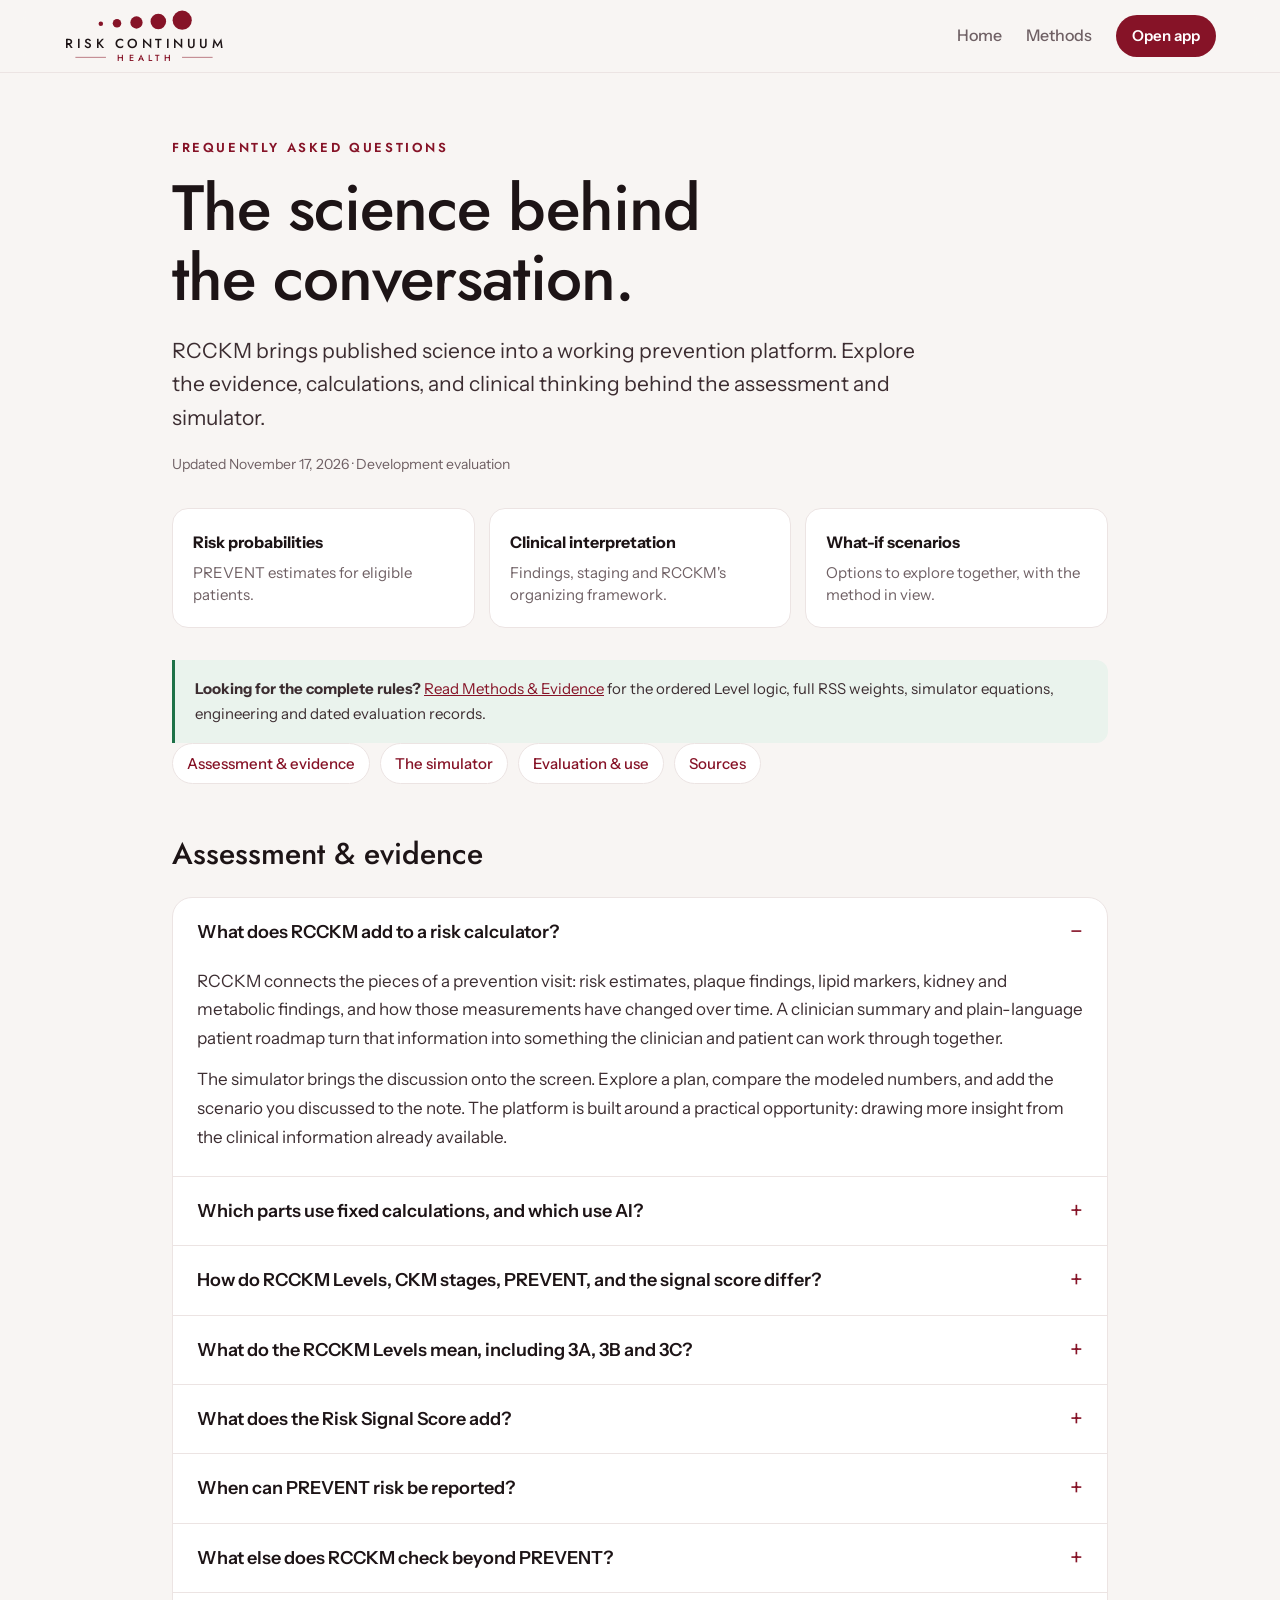
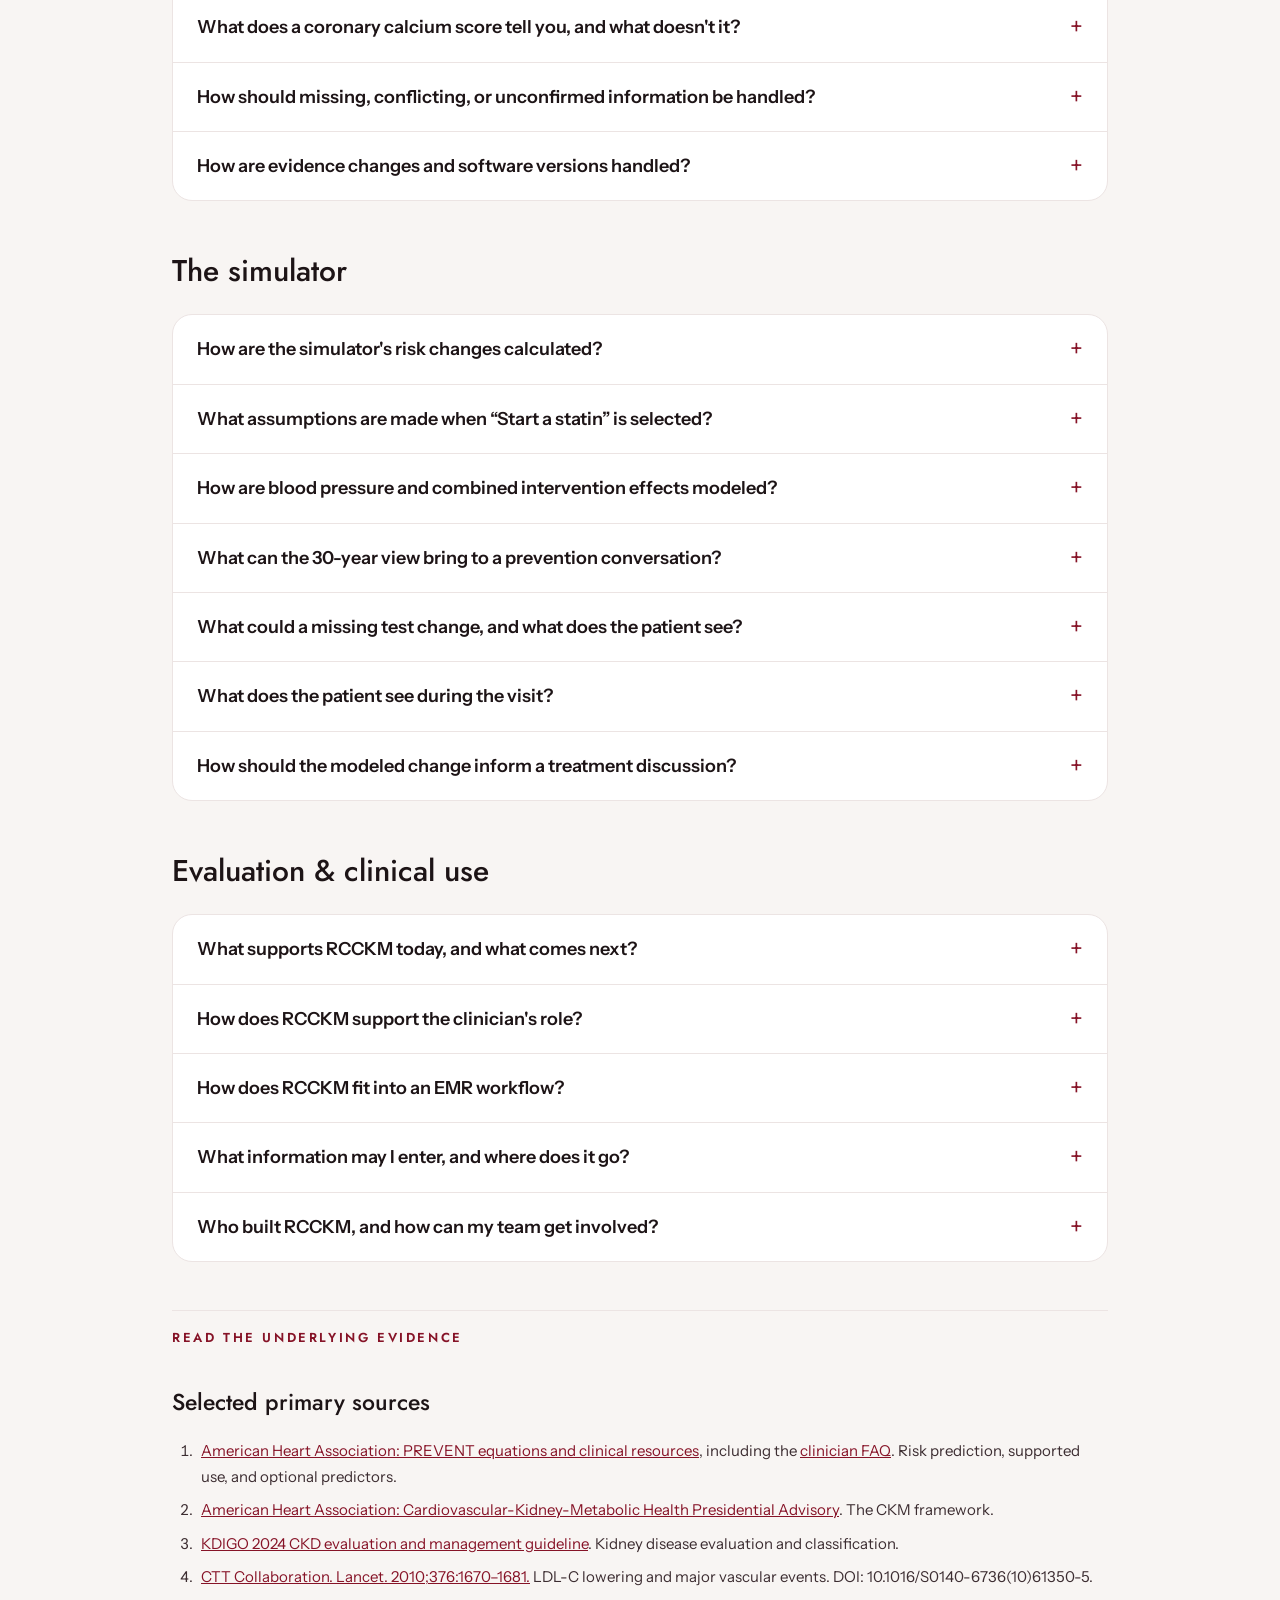
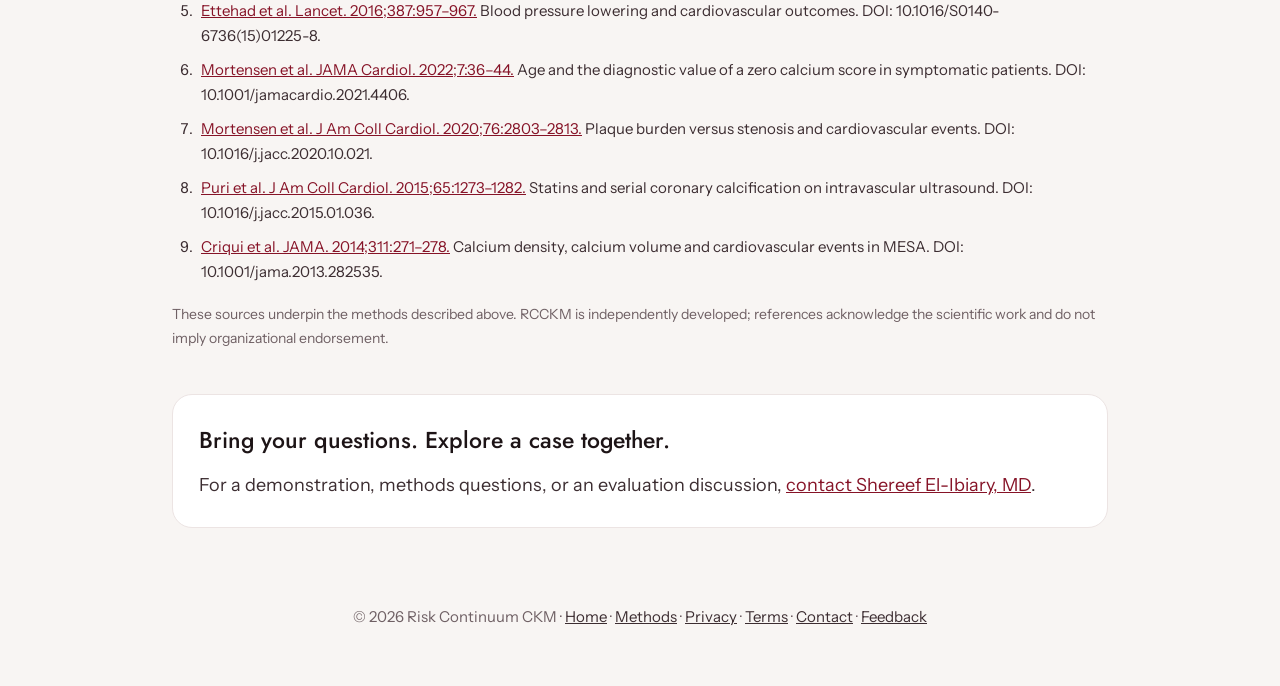
<file: faq.html>
<!DOCTYPE html>
<html lang="en">
<head>
  <meta charset="UTF-8" />
  <meta name="viewport" content="width=device-width, initial-scale=1.0" />
  <title>FAQs: Methods, Evidence &amp; Clinical Use · Risk Continuum CKM</title>
  <meta name="description" content="How RCCKM calculates risk, models prevention scenarios, handles missing information, and supports clinician review. Sources, assumptions and the current evaluation status." />
  <meta name="theme-color" content="#F8F5F3" />
  <link rel="icon" href="assets/brand/risk-continuum/favicon.svg" type="image/svg+xml" />
  <link rel="icon" href="assets/brand/risk-continuum/favicon-32.png" sizes="32x32" type="image/png" />
  <link rel="apple-touch-icon" href="assets/brand/risk-continuum/apple-touch-icon.png" />
  <link rel="preconnect" href="https://fonts.googleapis.com" />
  <link rel="preconnect" href="https://fonts.gstatic.com" crossorigin />
  <link href="https://fonts.googleapis.com/css2?family=Jost:wght@400;500;600&amp;family=Instrument+Sans:wght@400;500;600;700&amp;display=swap" rel="stylesheet" />
  <link rel="stylesheet" href="legal.css" />
  <link rel="stylesheet" href="faq.css" />
  <script src="faq.js" defer></script>
</head>
<body>
<header class="top">
  <div class="wrap">
    <a href="/" aria-label="Risk Continuum Health home"><svg class="logo" viewBox="0 0 900 300" aria-hidden="true"><use href="#rc-logo"/></svg></a>
    <nav aria-label="Main navigation"><a class="back" href="/">Home</a><a class="back" href="methods.html">Methods</a><a class="open-app" href="https://app.riskcontinuum.health/">Open app</a></nav>
  </div>
</header>

<main class="faq-main">
  <div class="faq-intro">
    <p class="eyebrow">Frequently asked questions</p>
    <h1>The science behind<br />the conversation.</h1>
    <p class="lede">RCCKM brings published science into a working prevention platform. Explore the evidence, calculations, and clinical thinking behind the assessment and simulator.</p>
    <p class="faq-updated">Updated November 17, 2026 · Development evaluation</p>
  </div>
  <div class="faq-map" aria-label="Three complementary views">
    <div><b>Risk probabilities</b><p>PREVENT estimates for eligible patients.</p></div>
    <div><b>Clinical interpretation</b><p>Findings, staging and RCCKM's organizing framework.</p></div>
    <div><b>What-if scenarios</b><p>Options to explore together, with the method in view.</p></div>
  </div>
  <aside class="faq-note"><strong>Looking for the complete rules?</strong> <a href="methods.html">Read Methods &amp; Evidence</a> for the ordered Level logic, full RSS weights, simulator equations, engineering and dated evaluation records.</aside>
  <nav class="faq-jump" aria-label="FAQ topics"><a href="#assessment">Assessment &amp; evidence</a><a href="#simulator">The simulator</a><a href="#clinical-use">Evaluation &amp; use</a><a href="#sources">Sources</a></nav>

  <section class="faq-group" id="assessment" aria-labelledby="assessment-heading">
    <h2 id="assessment-heading">Assessment &amp; evidence</h2>
    <div class="faq-list">
      <details id="what-rcckm-adds" open>
        <summary>What does RCCKM add to a risk calculator?</summary>
        <div class="faq-answer"><p>RCCKM connects the pieces of a prevention visit: risk estimates, plaque findings, lipid markers, kidney and metabolic findings, and how those measurements have changed over time. A clinician summary and plain-language patient roadmap turn that information into something the clinician and patient can work through together.</p><p>The simulator brings the discussion onto the screen. Explore a plan, compare the modeled numbers, and add the scenario you discussed to the note. The platform is built around a practical opportunity: drawing more insight from the clinical information already available.</p></div>
      </details>
      <details id="deterministic-and-ai">
        <summary>Which parts use fixed calculations, and which use AI?</summary>
        <div class="faq-answer"><p>The core assessment runs on a rule-based parser, published risk equations, and explicit clinical rules. The same confirmed inputs and software version follow the same calculation and decision logic. That makes the assessment reproducible and gives reviewers a defined method to examine.</p><p>Optional AI-generated commentary, such as the Clinical Pearl, adds a separately labeled perspective. Clinicians review that commentary independently, confirm the worksheet, and approve the assessment before using it.</p></div>
      </details>
      <details id="levels-stages-and-risk">
        <summary>How do RCCKM Levels, CKM stages, PREVENT, and the signal score differ?</summary>
        <div class="faq-answer"><p>RCCKM presents complementary views of the patient's prevention picture:</p><ul><li><strong>PREVENT</strong> supplies population-based event probabilities for eligible patients.</li><li><strong>AHA CKM staging</strong> describes the cardiovascular, kidney, and metabolic disease framework.</li><li><strong>KDIGO classification</strong> describes kidney disease using kidney function and albuminuria.</li><li><strong>RCCKM Levels</strong> organize measured disease and actionable findings into the platform's clinical interpretation framework.</li><li><strong>Risk Signal Score (RSS)</strong> makes selected contributors to risk burden visible by giving each a fixed number of points.</li></ul><p>The Levels and RSS are RCCKM-specific frameworks to be evaluated in their own right. Read RSS as a points tally of risk burden and use PREVENT for event probabilities. See the <a href="#source-prevent">PREVENT</a>, <a href="#source-ckm">CKM</a>, and <a href="#source-kdigo">KDIGO</a> sources.</p></div>
      </details>
      <details id="rcckm-categories">
        <summary>What do the RCCKM Levels mean, including 3A, 3B and 3C?</summary>
        <div class="faq-answer">
          <p>A Level names the clinical pattern identified by the engine, as in <strong>Level 3B | Actionable drivers</strong>.</p>
          <table class="category-table">
            <caption>RCCKM Levels and their engine-defined pattern names</caption>
            <thead><tr><th scope="col">Level</th><th scope="col">Pattern, and what it means</th></tr></thead>
            <tbody>
              <tr><th scope="row">1</th><td>No signals found<span class="plain">No early cardiometabolic, kidney or plaque finding on the available data.</span></td></tr>
              <tr><th scope="row">2A</th><td>One early signal<span class="plain">One mild signal, such as A1c 5.7&ndash;6.4% or ApoB 80&ndash;99, or a kidney finding that needs confirming.</span></td></tr>
              <tr><th scope="row">2B</th><td>Several early signals<span class="plain">Two or more mild signals, none yet calling for treatment.</span></td></tr>
              <tr><th scope="row">3A</th><td>High long-term risk<span class="plain">One treatment-relevant factor on its own, such as high 30-year PREVENT risk (ages 30&ndash;59), LDL-C 160&ndash;189, ApoB &ge;120 or current smoking.</span></td></tr>
              <tr><th scope="row">3B</th><td>Actionable drivers<span class="plain">Several actionable drivers together, or a clear treatment pathway such as severe hypercholesterolemia, with no plaque measured.</span></td></tr>
              <tr><th scope="row">3C</th><td>Compounding drivers<span class="plain">The 3B pattern plus diabetes, a kidney finding, or 10-year PREVENT ASCVD &ge;5%.</span></td></tr>
              <tr><th scope="row">4</th><td>Plaque present<span class="plain">Coronary calcium above 0 and below 300.</span></td></tr>
              <tr><th scope="row">5</th><td>Advanced plaque or disease<span class="plain">Clinical ASCVD, heart failure, or coronary calcium of 300 or more.</span></td></tr>
            </tbody>
          </table>
          <p>The landing page uses different demo patients. The 52-year-old woman in the simulator is Level 3B, Actionable drivers. The 58-year-old man in the walkthrough is Level 3C, Compounding drivers. Each sample keeps its own engine-assigned Level.</p>
          <p>PREVENT supplies event probabilities for eligible patients. CKM staging and KDIGO classification use their own frameworks. A Level may remain incomplete when required information is missing; unmeasured plaque remains unmeasured.</p>
        </div>
      </details>
      <details id="risk-signal-score">
        <summary>What does the Risk Signal Score add?</summary>
        <div class="faq-answer"><p>Risk Signal Score (RSS) adds up selected contributors, each worth a fixed number of points. The displayed score equals the sum of the contributors shown, so the clinician can see which findings contribute to the burden summary.</p><p>Use PREVENT for event probabilities. RSS is an RCCKM-specific framework that requires independent evaluation; a score of 12 does not mean a 12% event risk. Review the individual findings, Level, staging and any missing information alongside the score.</p></div>
      </details>
      <details id="prevent-eligibility">
        <summary>When can PREVENT risk be reported?</summary>
        <div class="faq-answer"><p>PREVENT supports primary prevention assessment in eligible adults. RCCKM supports 10-year estimates at ages 30–79 and 30-year estimates at ages 30–59, when the required inputs and clinical eligibility criteria are met.</p><p>For known cardiovascular disease, established heart failure, or CAC of at least 300, RCCKM's eligibility rules direct attention to the disease context and withhold PREVENT. Clinicians confirm eligibility against the <a href="#source-prevent">AHA's full guidance</a>, including exclusions beyond those represented in the software.</p><p>Measured disease remains central to the assessment. Plaque and other established disease findings retain their clinical importance alongside any reported risk estimate.</p></div>
      </details>
      <details id="ckm-checks">
        <summary>What else does RCCKM check beyond PREVENT?</summary>
        <div class="faq-answer"><p>Five more checks run on every assessment and stay silent until they find something:</p><ul><li><strong>FIB-4</strong> for liver fibrosis in MASLD.</li><li><strong>KFRE</strong> for kidney failure risk in CKD G3&ndash;G5.</li><li><strong>CHA&#8322;DS&#8322;-VASc</strong> for stroke prevention in atrial fibrillation.</li><li><strong>Natriuretic peptides</strong> for pre-heart failure.</li><li><strong>Primary aldosteronism</strong> screening in hypertension.</li></ul><p>When one matters, it adds a short tag to the line it belongs to, like <em>KFRE 5y 7.0% &rarr; nephrology</em>. Tap &ldquo;Why?&rdquo; for the guideline behind it. <a href="methods.html#ckm-checks">Cutoffs and sources</a>.</p></div>
      </details>
      <details id="calcium-score">
        <summary>What does a coronary calcium score tell you, and what doesn't it?</summary>
        <div class="faq-answer"><p>CAC measures calcified coronary plaque. It is one of the strongest tools for estimating longer-term risk, which is why RCCKM uses it to refine Levels and statin decisions. It does not measure total plaque, noncalcified plaque, or how narrow any one artery is.</p><p><strong>CAC of 0 is not the same as no plaque.</strong> Early plaque is often noncalcified, and an artery can narrow before calcium appears. In a large registry of symptomatic patients with obstructive disease, a zero score was far more common in younger adults than in older ones. <a href="#source-cac-age">[6]</a> A zero score generally signals low near-term risk, but it carries less weight in younger patients and in those with strong risk factors.</p><p><strong>Plaque burden and stenosis are different measures.</strong> In the same registry, total calcified plaque burden predicted events better than stenosis itself, and patients with CAC of 0 had low event rates even when a stenosis was present. <a href="#source-cac-burden">[7]</a> How tight one blockage is, how much plaque there is overall, and the chance of a future event are related, but they are not interchangeable.</p><p><strong>A rising score on treatment is not necessarily failure.</strong> Statins can shrink plaque while making the plaque that remains more calcified. <a href="#source-statin-calcium">[8]</a> At the same calcium volume, denser calcium has been associated with fewer events. <a href="#source-cac-density">[9]</a> The direction of the score alone does not settle the question either way.</p><p><strong>“Hard” versus “soft” plaque is too simple.</strong> Risk depends on how much plaque there is, what it is made of, where it sits, how dense the calcium is, and how much it narrows the artery. When those questions matter, coronary CT angiography (CCTA) can show noncalcified plaque, total plaque burden and stenosis. RCCKM does not currently take CCTA results as an input.</p></div>
      </details>
      <details id="missing-data">
        <summary>How should missing, conflicting, or unconfirmed information be handled?</summary>
        <div class="faq-answer"><p><strong>Unknown ≠ normal.</strong> The worksheet gives clinicians a place to reconcile the chart before assessment. Confirm dates, units, medication use, smoking status, diabetes history, and any displayed assumptions. Parser proposals need that review because chart text can be incomplete, conflicting, or misread.</p><p>Missing UACR, unmeasured CAC, and an unconfirmed diagnosis each carry their own meaning. The assessment may identify an information gap or leave an output incomplete. For kidney findings, the clinician also confirms chronicity and context before establishing CKD. Reconciliation is an active part of the clinical workflow.</p></div>
      </details>
      <details id="evidence-updates">
        <summary>How are evidence changes and software versions handled?</summary>
        <div class="faq-answer"><p>RCCKM's evidence is curated and its clinical rules are explicit. Evidence updates require review, implementation where appropriate, and checks for changes in calculations, interpretation, and output before adoption.</p><p>The report footer identifies the engine and evidence version, giving reviewers a concrete reference for discussing a result. We welcome questions about the source and reasoning behind a rule: <a href="mailto:shereef@riskcontinuum.health?subject=RCCKM%20evidence%20question">request a methods discussion</a>.</p></div>
      </details>
    </div>
  </section>

  <section class="faq-group" id="simulator" aria-labelledby="simulator-heading">
    <h2 id="simulator-heading">The simulator</h2>
    <div class="faq-list">
      <details id="simulator-method">
        <summary>How are the simulator's risk changes calculated?</summary>
        <div class="faq-answer"><p>The simulator makes two evidence-based approaches visible on screen:</p><ul><li><strong>Trial-derived scenarios:</strong> LDL-C and systolic blood pressure changes apply published relative-effect estimates to baseline PREVENT ASCVD risk, using CTT 2010 and Ettehad 2016.</li><li><strong>Recalculated risk-factor scenarios:</strong> supported changes in smoking status, HbA1c, or UACR rerun the applicable PREVENT equation. These show the modeled risk profile with the selected value; the change is labeled as a recalculation rather than a treatment effect.</li></ul><p>Each scenario also reruns the clinical interpretation. Risk comparisons retain the baseline PREVENT model and diabetes status, with an explanation whenever a change falls outside the model's scope. Trial sources: <a href="#source-ctt">CTT</a> and <a href="#source-bp">Ettehad</a>.</p><p>The patient view goes one step further: it estimates each eligible option on its own, including GLP-1, SGLT2, aspirin and Mediterranean eating where the patient resembles the trial population, with the trial's 95% range. Only statin and blood pressure combine into the main number. The <a href="methods.html#option-estimates">option catalog</a> lists every effect, source and eligibility rule.</p></div>
      </details>
      <details id="statin-assumptions">
        <summary>What assumptions are made when “Start a statin” is selected?</summary>
        <div class="faq-answer"><p>The default starting point is a moderate-intensity statin scenario: LDL-C and non-HDL-C decrease by 35%, and ApoB decreases by 30%. Those assumptions are displayed, and the clinician can explore other lipid values to reflect a different expected response.</p><p>The modeled ASCVD effect scales with the selected LDL-C reduction using CTT's published relative effect of 0.78 per 1 mmol/L, approximately 38.7 mg/dL. If LDL-C is unavailable, a change in non-HDL-C can serve as a labeled proxy. ApoB informs the clinical interpretation; the risk projection uses the lipid effect once, without adding a separate ApoB treatment effect. Actual treatment response is assessed through clinical follow-up. See <a href="#source-ctt">CTT 2010</a>.</p></div>
      </details>
      <details id="combined-effects">
        <summary>How are blood pressure and combined intervention effects modeled?</summary>
        <div class="faq-answer"><p>The blood pressure scenario uses a published relative-effect factor of 0.80 per 10 mmHg of systolic blood pressure reduction, scaled to the selected change. For combined lipid and blood pressure scenarios, RCCKM multiplies the factors and applies the result to baseline survival:</p><p><code>p_plan = 1 − (1 − p_baseline)^combined_factor</code></p><p>Probabilities here are proportions between 0 and 1. The method treats trial relative risks as proportional hazard factors. Applying those effects to a PREVENT baseline, combining them, and extending them across the selected horizon are explicit modeling assumptions. The trials studied different populations and endpoints; the combined projection is an RCCKM scenario for discussion. See <a href="#source-ctt">CTT</a> and <a href="#source-bp">Ettehad</a>.</p></div>
      </details>
      <details id="thirty-year-assumptions">
        <summary>What can the 30-year view bring to a prevention conversation?</summary>
        <div class="faq-answer"><p>The 30-year view gives eligible patients a longer horizon for discussing prevention. A modest short-term estimate can sit alongside a more substantial long-term risk, making both perspectives available during the visit.</p><p>A treatment scenario over 30 years assumes its modeled effect is sustained. CTT's source statin analyses had median follow-up of about five years, so extending those effects is a projection. Adherence, changing health, competing risks, and treatment changes affect how an individual's course unfolds.</p><p>For patients aged 30–59, the statin and blood pressure options in the patient view also carry a projected 30-year benefit, given as a range. It follows Pencina et al. (Circulation 2020): the low end holds the trial effect for 30 years, and for LDL-C lowering the high end uses the larger effect of long exposure reported by Ference et al. (Eur Heart J 2017). Under age 50 the patient view opens on 30 years, where 10-year figures undersell treatment; from 50 to 59 it opens on 10 years, with 30 one tap away. See the <a href="methods.html#thirty-year-projection">projection method</a>.</p><p>The timeline links the displayed 10-year and 30-year estimates. Read those points as the estimates; the connecting lines are a visual guide, rather than annual predictions, event timing, or life expectancy. See <a href="#source-prevent">PREVENT</a> and <a href="#source-ctt">CTT</a>.</p></div>
      </details>
      <details id="missing-tests-and-roadmap">
        <summary>What could a missing test change, and what does the patient see?</summary>
        <div class="faq-answer"><p>When a test such as CAC, Lp(a), UACR, ApoB, hsCRP or A1c is missing, the simulator runs the full engine across that test's possible result ranges and shows the resulting Level, lipid action and 10-year ASCVD risk, marking tests whose result could change today's decision.</p><p>The patient roadmap opens with a chart of the patient's PREVENT risk over 10 and 30 years. When the clinician documents a plan, the chart shows the plan's line beside today's, with the risk reduction at each horizon labeled.</p></div>
      </details>
      <details id="patient-view">
        <summary>What does the patient see during the visit?</summary>
        <div class="faq-answer"><p>From <strong>Try a plan</strong>, the clinician taps <strong>Show patient</strong> and hands over the screen. The patient sees their heart attack and stroke risk as one large number and a curve that bends as options are added, with the options ranked by how much each would lower their own risk. Every option says why it applies to them, for example “Blood pressure 138; goal about 120”, and gives an estimate with its range in people out of 100.</p><p>The patient can add or remove options together with the clinician, switch between 10 and 30 years where PREVENT gives a 30-year risk, and choose <strong>Use this plan</strong> to hand the choice back to the clinician view. If the patient wants a copy, <strong>Send to phone</strong> shows a QR code that opens the plan on their phone. The plan travels inside the link; it is not stored by RCCKM servers and has no name on it.</p></div>
      </details>
      <details id="benefits-and-limits">
        <summary>How should the modeled change inform a treatment discussion?</summary>
        <div class="faq-answer"><p>Use the modeled change to make options concrete, compare scenarios, and invite the patient's priorities into the conversation. The clinician brings the rest of the decision into view: indications, contraindications, adverse effects, tolerability, cost, treatment burden, and patient preferences.</p><p>The clinician simulator models ASCVD scenarios; total CVD stays at the baseline estimate. The patient view adds a separate heart-failure estimate for SGLT2 inhibitors and blood pressure lowering, and shows aspirin's major-bleeding figure from its trials. When an option's range includes no benefit, it reads “Benefit unclear” and states both ends. A change in HbA1c or UACR shows a recalculated risk profile, rather than the full cardiovascular or kidney effect of a particular drug. The scope also excludes estimating statin withdrawal and a complete benefit–harm balance. A lower modeled value is an estimate for discussion, not a guarantee of individual benefit.</p></div>
      </details>
    </div>
  </section>

  <section class="faq-group" id="clinical-use" aria-labelledby="clinical-use-heading">
    <h2 id="clinical-use-heading">Evaluation &amp; clinical use</h2>
    <div class="faq-list">
      <details id="validation-status">
        <summary>What supports RCCKM today, and what comes next?</summary>
        <div class="faq-answer"><p>RCCKM brings published PREVENT equations, established clinical frameworks, and trial evidence into a working assessment, simulator, clinician note, and patient roadmap. Development includes automated calculation checks against the AHA's official PREVENT implementation, clinical output snapshots of 763 test and demo cases, clinical rule and boundary tests, and physician review of every change to clinical output before it merges. These checks support reproducibility and help identify unintended changes within the tested software version and scope.</p><p><strong>The next step is independent clinical evaluation.</strong> Planned questions include agreement with clinical reviewers, usability, decision time, and patient understanding. Evidence that RCCKM improves clinician decisions, workflow efficiency, shared decision making, or patient outcomes has not yet been established in independent prospective studies. PREVENT's published validation supports the source equations; RCCKM's interpretations and simulator assumptions require their own evaluation.</p><p class="faq-note">Current phase: early access, with a working platform and a clear path toward clinical evaluation. We welcome clinicians and research partners interested in helping build that evidence.</p></div>
      </details>
      <details id="clinician-role">
        <summary>How does RCCKM support the clinician's role?</summary>
        <div class="faq-answer"><p>RCCKM puts the inputs, interpretation, and discussion in a form the clinician can review and use. Confirm the values and dates, medication status, history, eligibility, staging, and reasoning behind the proposed actions, then bring that assessment into the full clinical picture.</p><p>The clinician approves the note and patient roadmap and makes the decisions about diagnoses, codes, prescriptions, targets, and follow-up. “Risk Reduction Discussed” captures the modeled scenario you explored. Clinical decisions and treatment orders stay with the treating clinician. The intended setting is prevention support and education.</p></div>
      </details>
      <details id="emr-workflow">
        <summary>How does RCCKM fit into an EMR workflow?</summary>
        <div class="faq-answer"><p>The current workflow begins with chart text or manual worksheet entry. A rule-based parser proposes values for confirmation. After reviewing the assessment, the clinician can copy the note into the EMR and print or copy the patient roadmap.</p><p>That makes the current workflow available across EMR systems through text entry and copy-and-paste. RCCKM is developed as a reusable clinical decision-support engine. Platform teams and health systems can discuss evaluating it within their existing workflows. Direct EMR connectivity requires separate implementation, institutional approvals and agreements; the public demonstration currently uses de-identified chart text and clinician-controlled transfer.</p></div>
      </details>
      <details id="privacy-and-ai">
        <summary>What information may I enter, and where does it go?</summary>
        <div class="faq-answer"><p>RCCKM doesn&rsquo;t need patient identifiers: leave out names, dates of birth, medical record numbers and contact details, and the app flags any it finds before parsing. RCCKM runs in your browser: chart text and worksheet values are assessed on your device and are not sent to our servers, and reports are made on your device too. They are held only in the open page and cleared when it closes or after inactivity. See the <a href="privacy.html">Privacy Policy</a>.</p><p>The optional Clinical Pearl is the one exception, and only when you ask: it shows you the exact de-identified summary (no chart text, dates or identifiers) and sends it to an outside AI provider when you choose Send. Account and usage analytics are described separately in the policy. RCCKM does not currently offer business associate agreements for identifiable clinical data. Review the current policy before use.</p></div>
      </details>
      <details id="independence-and-review">
        <summary>Who built RCCKM, and how can my team get involved?</summary>
        <div class="faq-answer"><p>RCCKM is independently developed by Risk Continuum Health LLC, led by Shereef El-Ibiary, MD, a practicing internist in Greenville, South Carolina. The platform grew from the everyday opportunity to connect cardiovascular, kidney, and metabolic information and turn it into a useful prevention conversation.</p><p>Clinicians, researchers, and health systems are invited to see a demonstration on their own de-identified cases or discuss a structured evaluation. Areas of interest include clinical concordance, input accuracy, usability, decision time, and patient understanding. <a href="mailto:shereef@riskcontinuum.health?subject=RCCKM%20clinical%20evaluation">Contact Shereef El-Ibiary, MD</a> to start the conversation.</p></div>
      </details>
    </div>
  </section>

  <section class="faq-sources" id="sources" aria-labelledby="sources-heading">
    <p class="eyebrow">Read the underlying evidence</p>
    <h2 id="sources-heading">Selected primary sources</h2>
    <ol>
      <li id="source-prevent"><a href="https://professional.heart.org/en/guidelines-and-statements/about-prevent-calculator">American Heart Association: PREVENT equations and clinical resources</a>, including the <a href="https://professional.heart.org/-/media/PHD-Files/Guidelines-and-Statements/PREVENT/PREVENT-FAQs-FINAL.pdf?sc_lang=en">clinician FAQ</a>. Risk prediction, supported use, and optional predictors.</li>
      <li id="source-ckm"><a href="https://professional.heart.org/en/science-news/cardiovascular-kidney-metabolic-health-a-presidential-advisory">American Heart Association: Cardiovascular-Kidney-Metabolic Health Presidential Advisory</a>. The CKM framework.</li>
      <li id="source-kdigo"><a href="https://kdigo.org/guidelines/ckd-evaluation-and-management/">KDIGO 2024 CKD evaluation and management guideline</a>. Kidney disease evaluation and classification.</li>
      <li id="source-ctt"><a href="https://pubmed.ncbi.nlm.nih.gov/21067804/">CTT Collaboration. Lancet. 2010;376:1670–1681.</a> LDL-C lowering and major vascular events. DOI: 10.1016/S0140-6736(10)61350-5.</li>
      <li id="source-bp"><a href="https://pubmed.ncbi.nlm.nih.gov/26724178/">Ettehad et al. Lancet. 2016;387:957–967.</a> Blood pressure lowering and cardiovascular outcomes. DOI: 10.1016/S0140-6736(15)01225-8.</li>
      <li id="source-cac-age"><a href="https://pubmed.ncbi.nlm.nih.gov/34705022/">Mortensen et al. JAMA Cardiol. 2022;7:36–44.</a> Age and the diagnostic value of a zero calcium score in symptomatic patients. DOI: 10.1001/jamacardio.2021.4406.</li>
      <li id="source-cac-burden"><a href="https://pubmed.ncbi.nlm.nih.gov/33303068/">Mortensen et al. J Am Coll Cardiol. 2020;76:2803–2813.</a> Plaque burden versus stenosis and cardiovascular events. DOI: 10.1016/j.jacc.2020.10.021.</li>
      <li id="source-statin-calcium"><a href="https://pubmed.ncbi.nlm.nih.gov/25835438/">Puri et al. J Am Coll Cardiol. 2015;65:1273–1282.</a> Statins and serial coronary calcification on intravascular ultrasound. DOI: 10.1016/j.jacc.2015.01.036.</li>
      <li id="source-cac-density"><a href="https://doi.org/10.1001/jama.2013.282535">Criqui et al. JAMA. 2014;311:271–278.</a> Calcium density, calcium volume and cardiovascular events in MESA. DOI: 10.1001/jama.2013.282535.</li>
    </ol>
    <p class="faq-updated">These sources underpin the methods described above. RCCKM is independently developed; references acknowledge the scientific work and do not imply organizational endorsement.</p>
  </section>
  <aside class="faq-contact" aria-labelledby="contact-heading"><h2 id="contact-heading">Bring your questions. Explore a case together.</h2><p>For a demonstration, methods questions, or an evaluation discussion, <a href="mailto:shereef@riskcontinuum.health?subject=RCCKM%20methods%20and%20evaluation">contact Shereef El-Ibiary, MD</a>.</p></aside>
</main>

<footer class="wrap foot"><p>&copy; 2026 Risk Continuum CKM · <a href="/">Home</a> · <a href="methods.html">Methods</a> · <a href="privacy.html">Privacy</a> · <a href="terms.html">Terms</a> · <a href="mailto:shereef@riskcontinuum.health">Contact</a> · <a href="#feedback" data-feedback>Feedback</a></p></footer>
<svg width="0" height="0" style="position:absolute" aria-hidden="true" focusable="false">
  <symbol id="rc-logo" viewBox="0 0 900 300">
    <g fill="#861327" transform="translate(-44.2 -46) scale(.675)">
      <circle cx="372.25" cy="190.75" r="18.75"/><circle cx="507" cy="186.5" r="35.5"/><circle cx="669.5" cy="180.5" r="51.25"/><circle cx="851.5" cy="172" r="64.75"/><circle cx="1050.5" cy="161.25" r="80"/>
    </g>
    <text x="450" y="218" text-anchor="middle" textLength="884" lengthAdjust="spacing" font-family="Jost, 'Instrument Sans', sans-serif" font-size="74" font-weight="500" fill="#1D1416">RISK CONTINUUM</text>
    <line x1="64" x2="236" y1="272" y2="272" stroke="#861327" stroke-width="3"/>
    <line x1="664" x2="836" y1="272" y2="272" stroke="#861327" stroke-width="3"/>
    <text x="450" y="291" text-anchor="middle" textLength="300" lengthAdjust="spacing" font-family="Jost, 'Instrument Sans', sans-serif" font-size="50" font-weight="500" fill="#861327">HEALTH</text>
  </symbol>
</svg>
<script src="contact.js" defer></script>
<script src="forms.js" defer></script>
<script src="rcckm-analytics.js" defer></script>
</body>
</html>
</file>
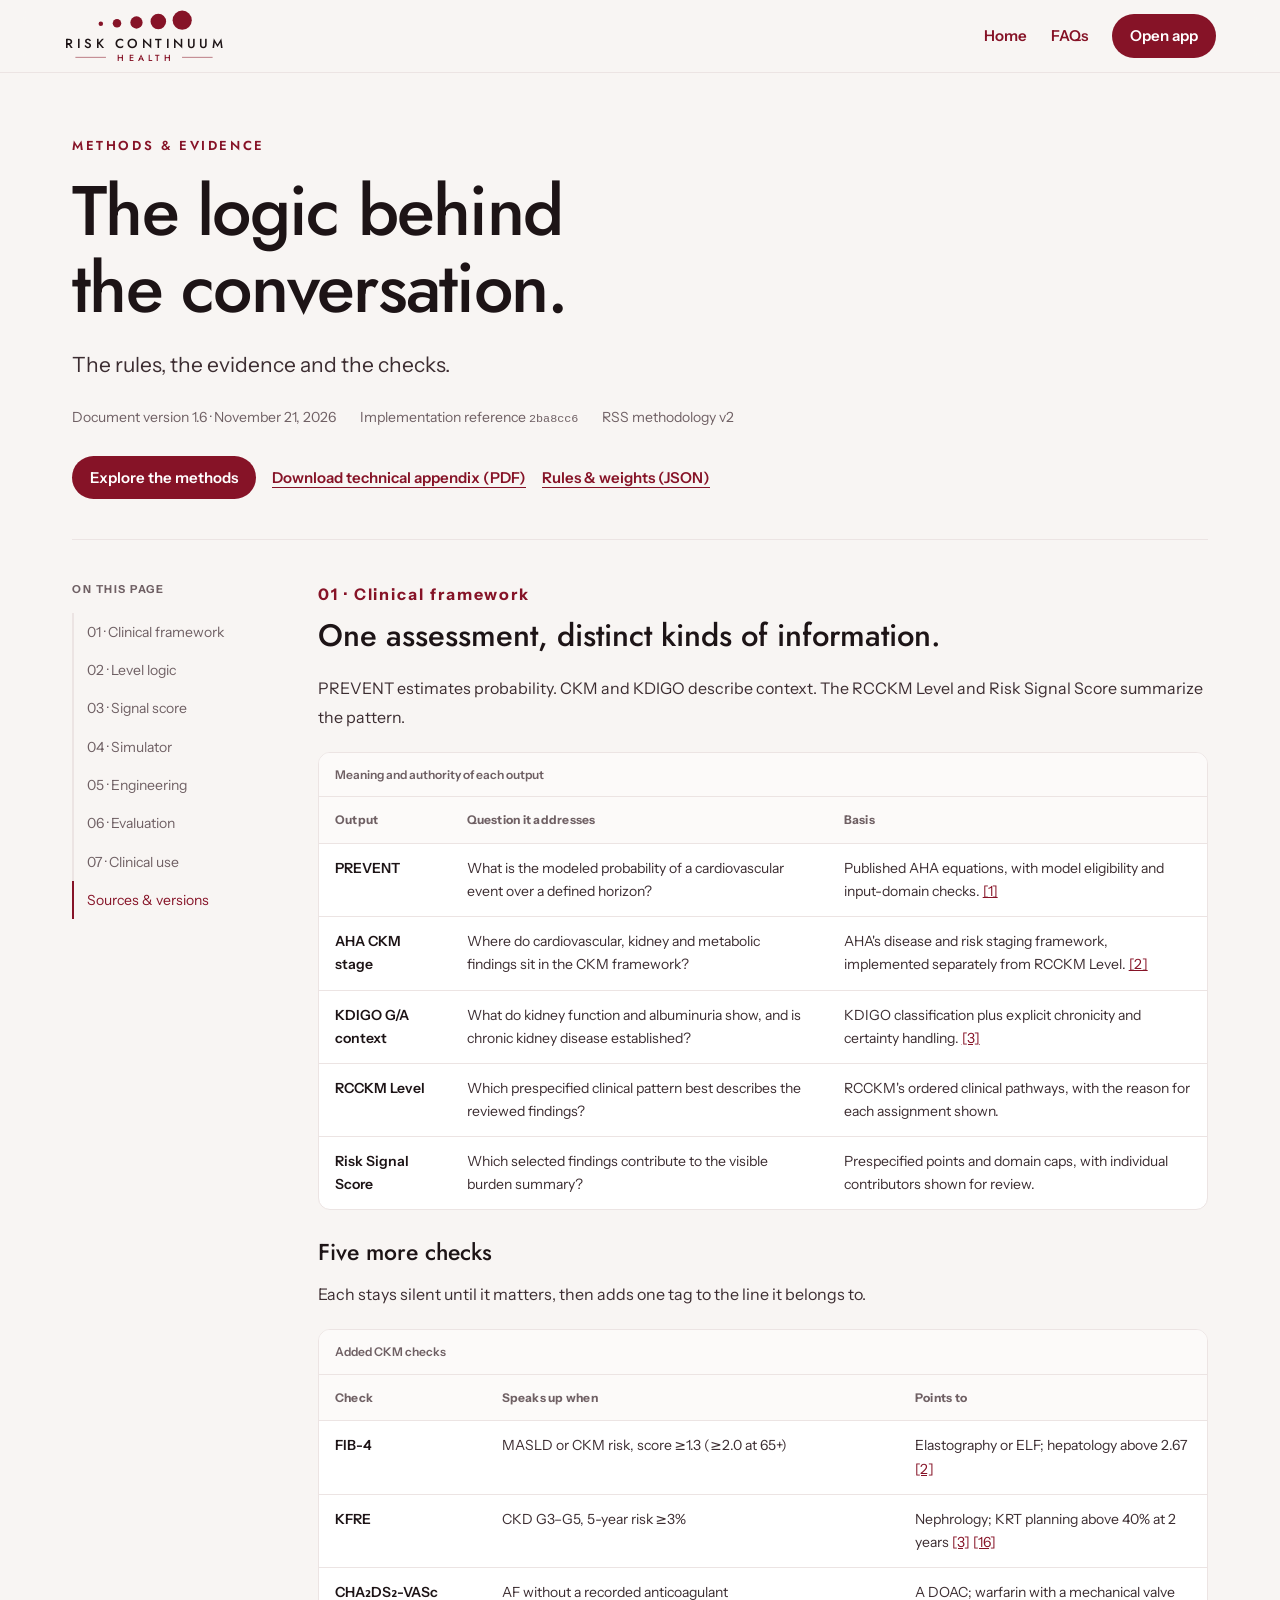
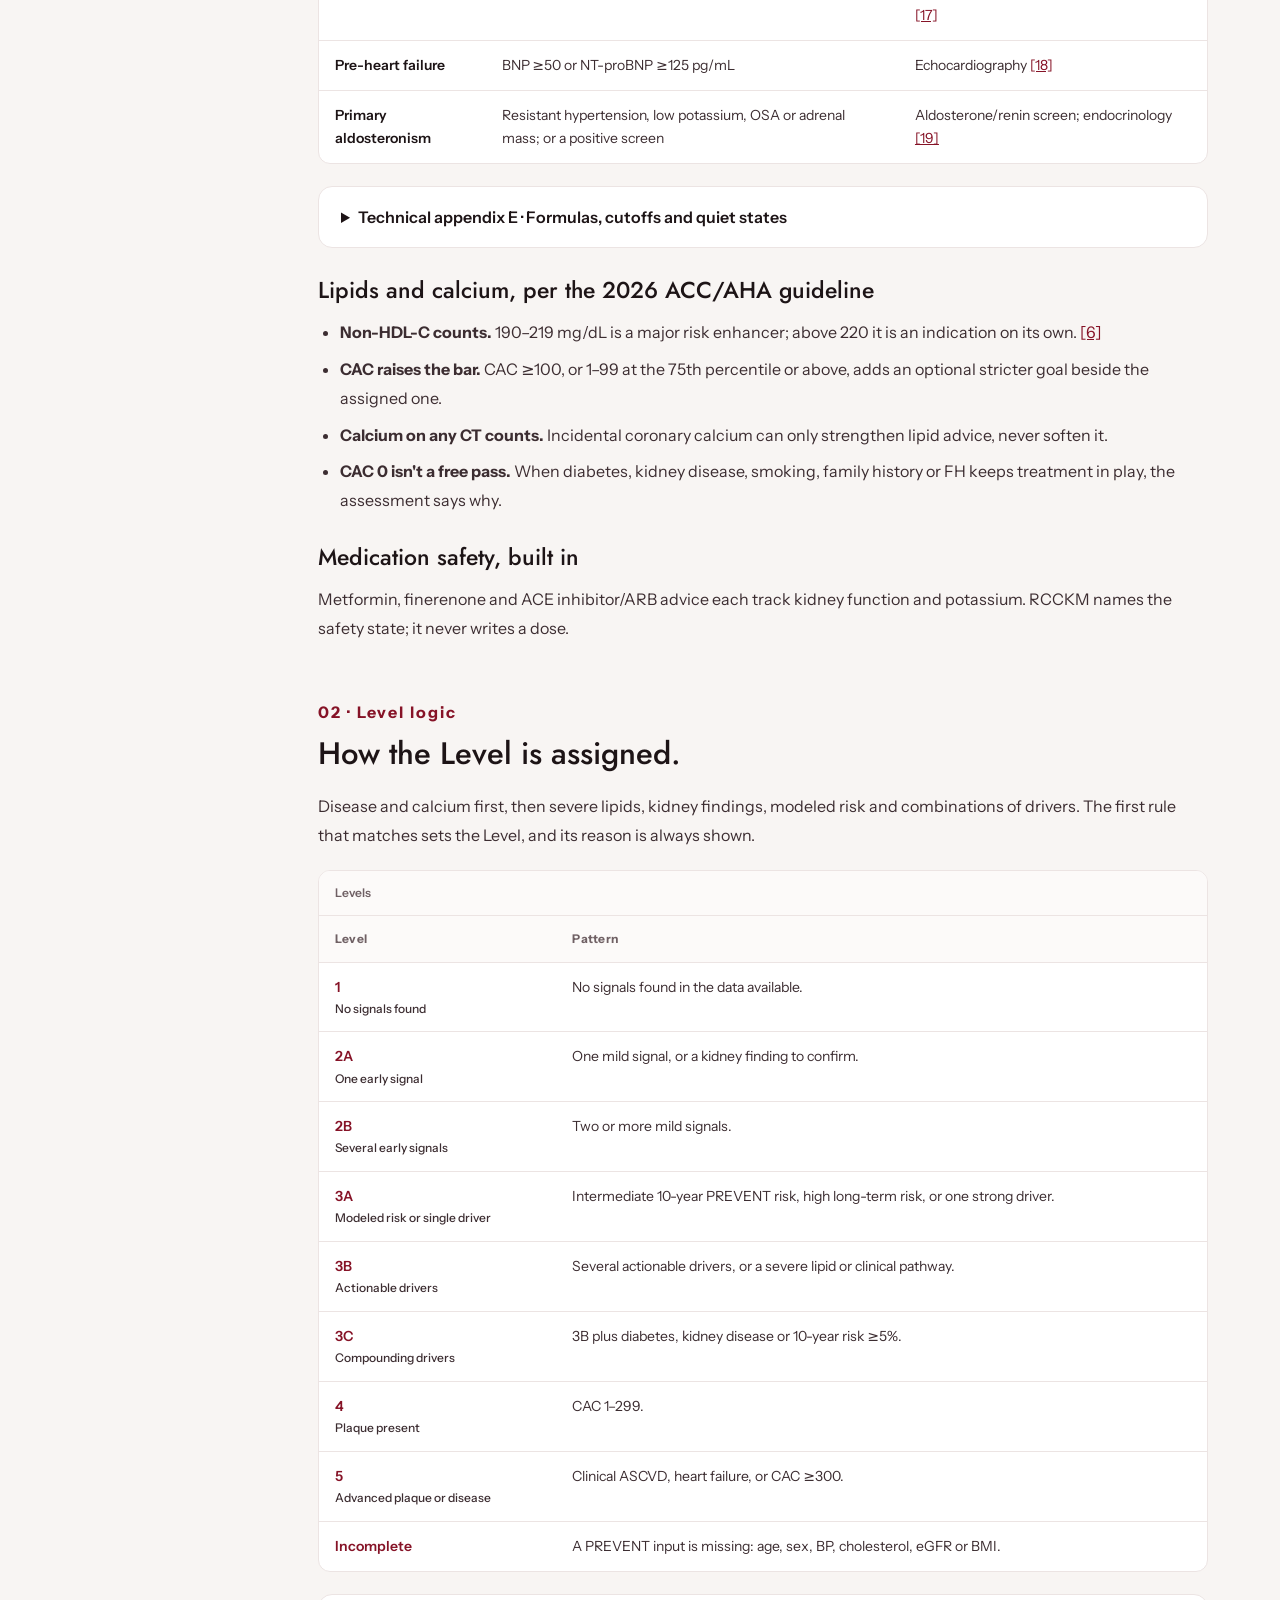
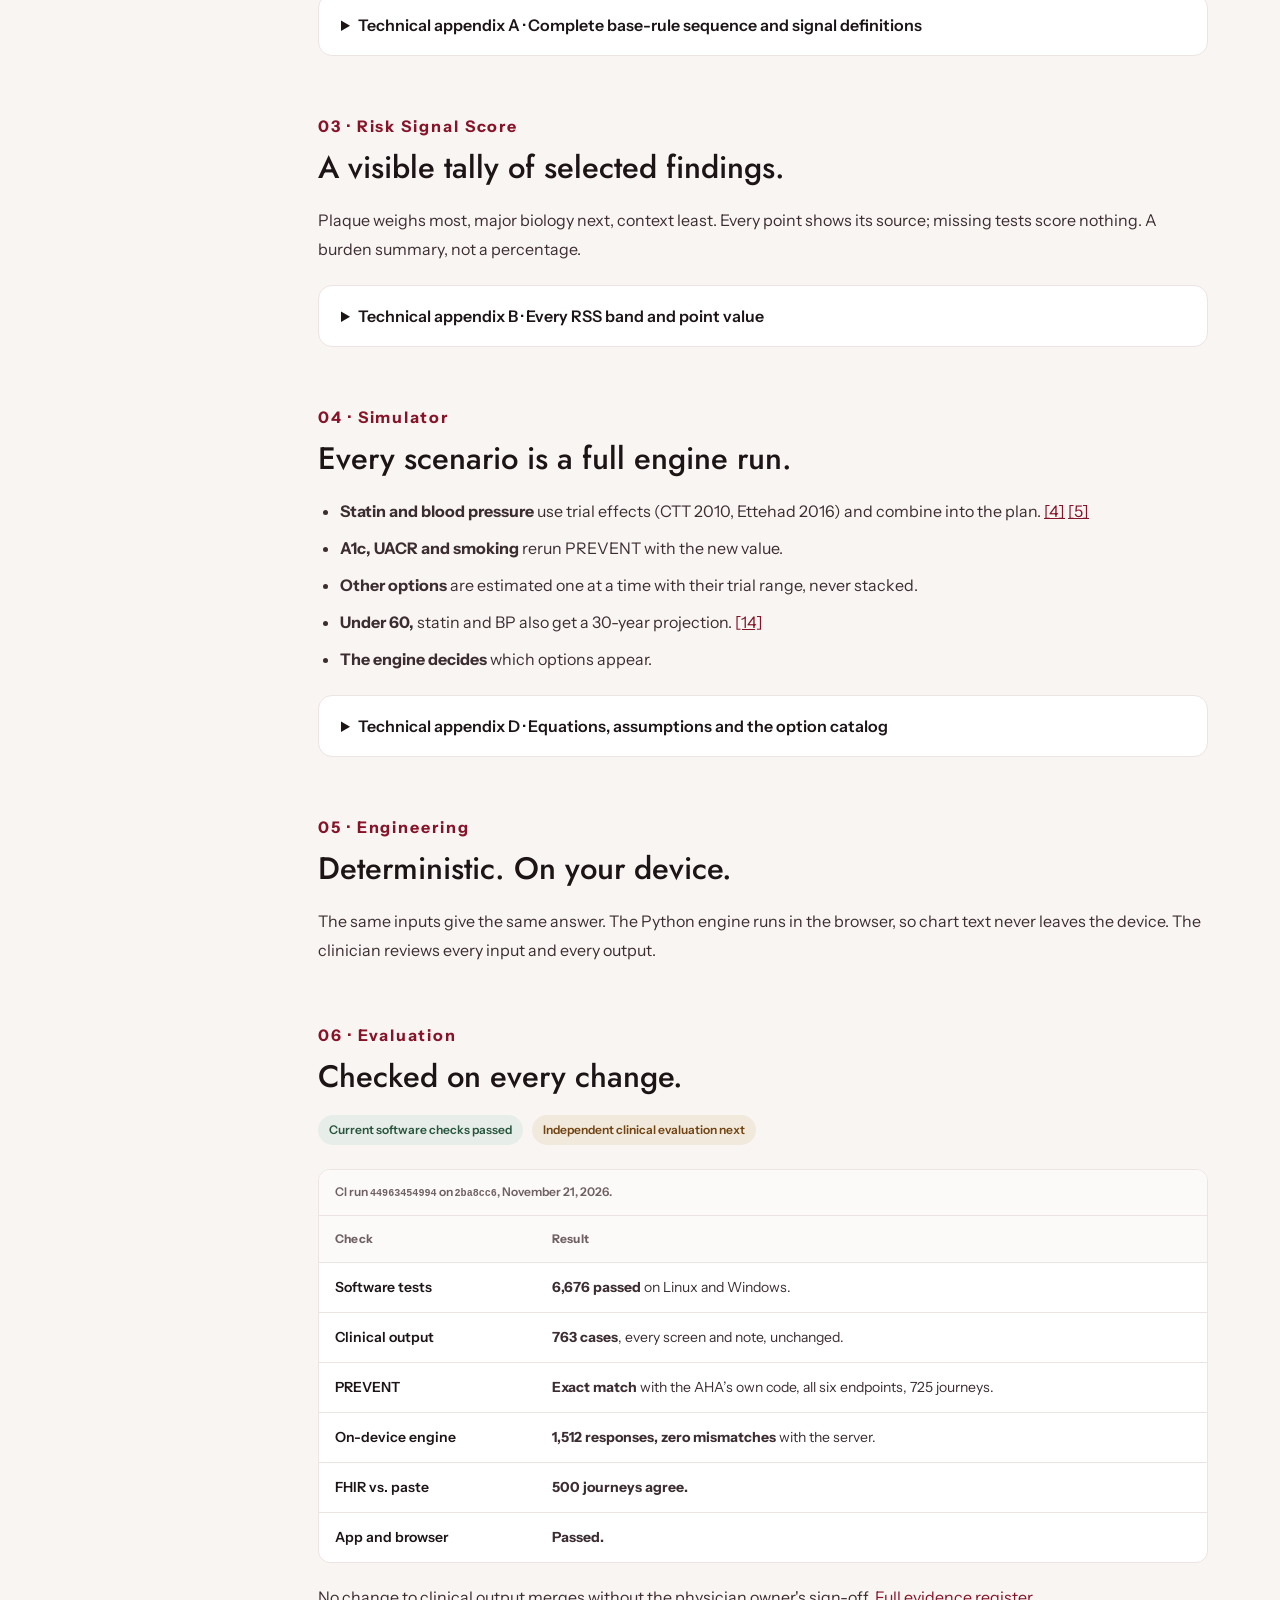
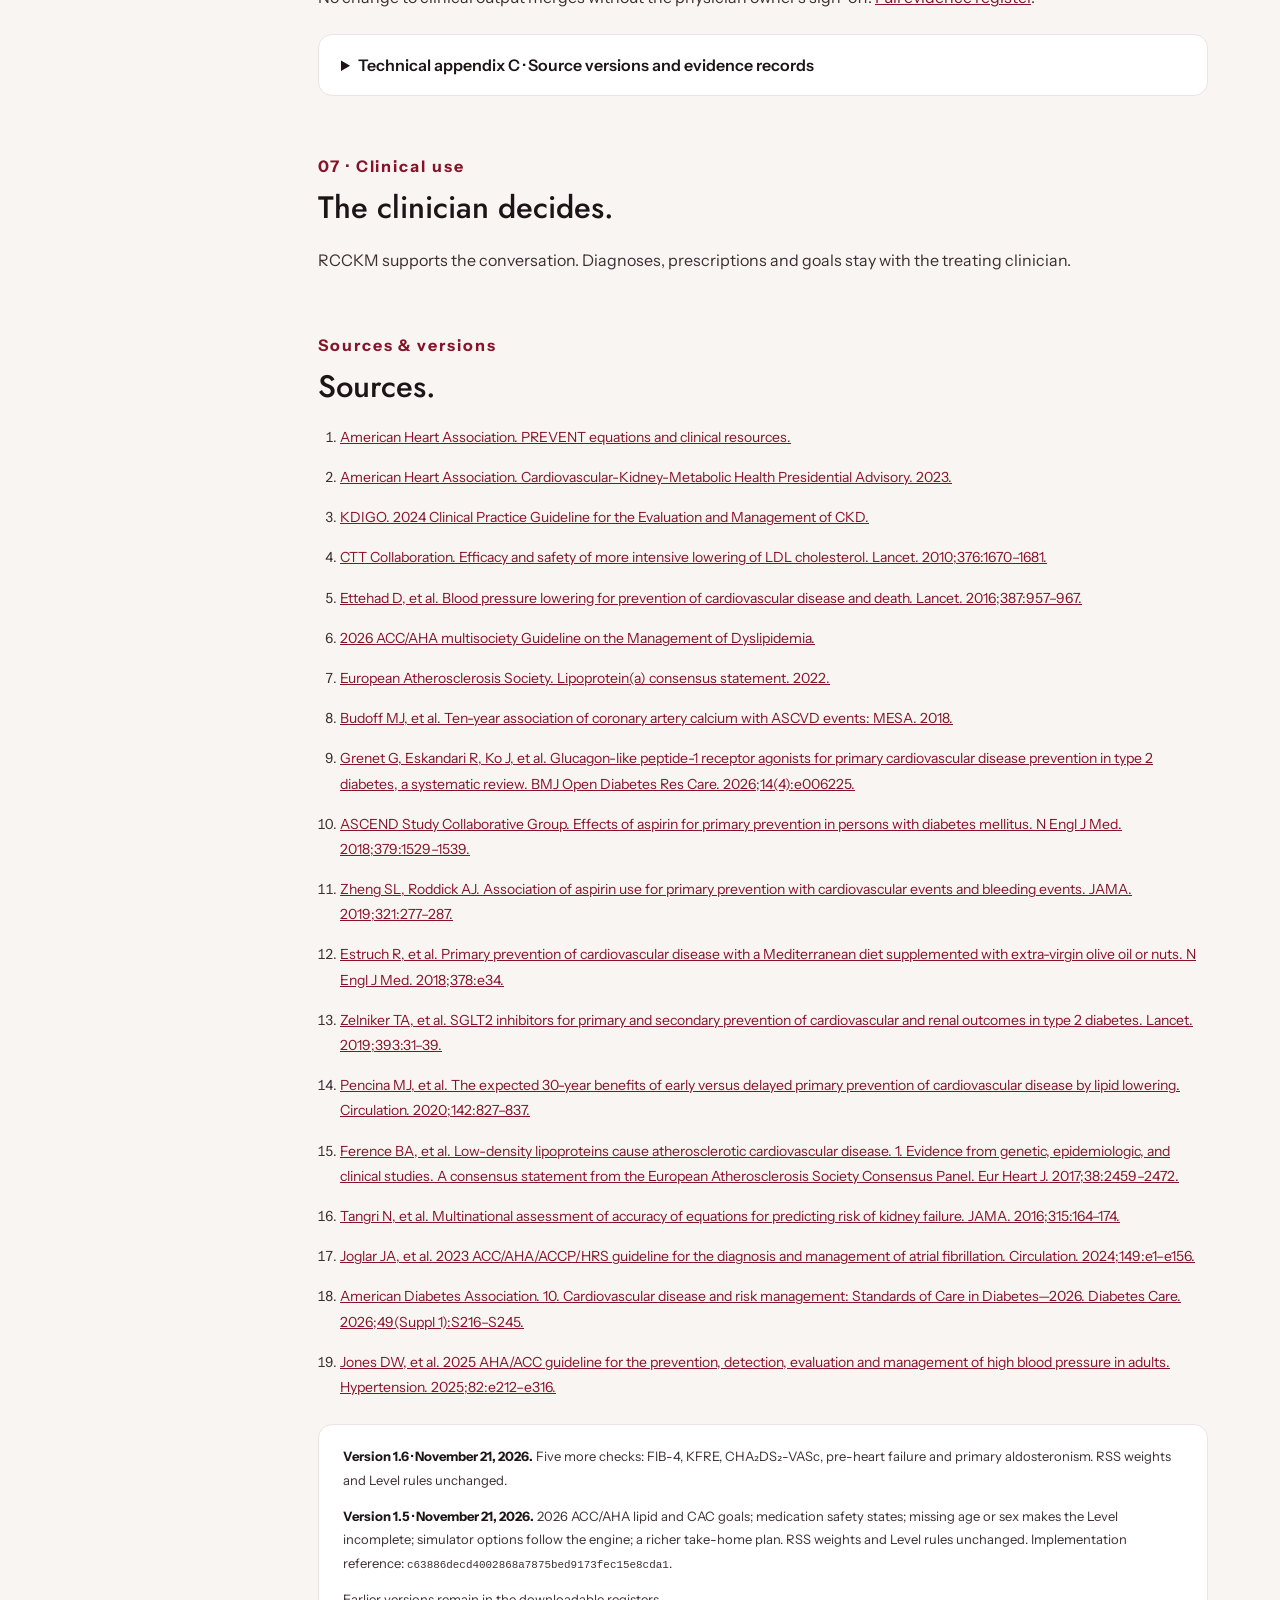
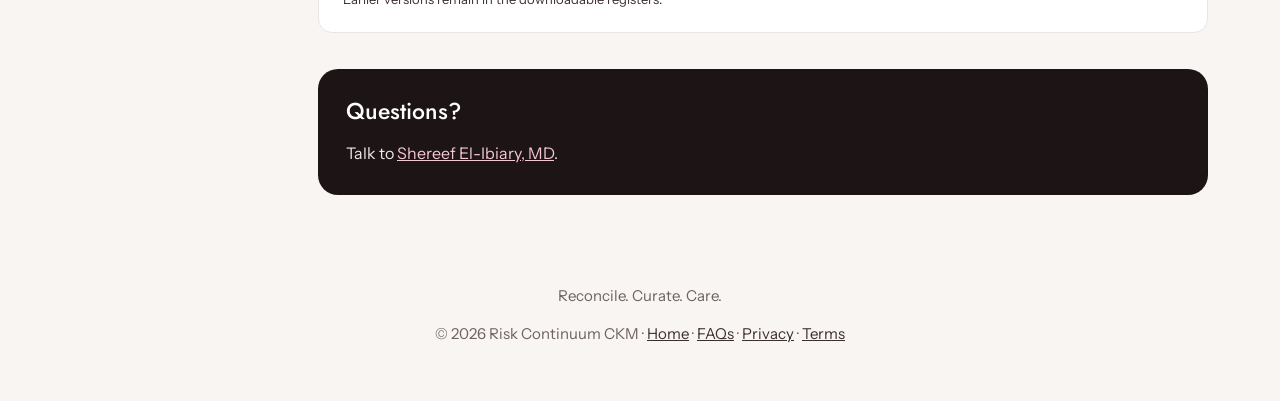
<file: methods.html>
<!DOCTYPE html>
<html lang="en">
<head>
  <meta charset="UTF-8" />
  <meta name="viewport" content="width=device-width, initial-scale=1" />
  <title>Methods &amp; Evidence · Risk Continuum CKM</title>
  <meta name="description" content="The clinical logic, Level rules, Risk Signal Score weights, simulator equations, engineering and dated software evaluation behind Risk Continuum CKM." />
  <meta name="theme-color" content="#F8F5F3" />
  <link rel="canonical" href="https://riskcontinuum.health/methods.html" />
  <link rel="icon" href="assets/brand/risk-continuum/favicon.svg" type="image/svg+xml" />
  <link rel="preconnect" href="https://fonts.googleapis.com" />
  <link rel="preconnect" href="https://fonts.gstatic.com" crossorigin />
  <link href="https://fonts.googleapis.com/css2?family=Jost:wght@400;500;600&amp;family=Instrument+Sans:wght@400;500;600;700&amp;display=swap" rel="stylesheet" />
  <link rel="stylesheet" href="legal.css" />
  <link rel="stylesheet" href="methods.css" />
  <script src="methods.js" defer></script>
</head>
<body>
<a class="skip-link" href="#methods-content">Skip to methods</a>
<header class="top">
  <div class="wrap">
    <a href="/" aria-label="Risk Continuum Health home"><svg class="logo" viewBox="0 0 900 300" aria-hidden="true"><use href="#rc-logo"/></svg></a>
    <nav aria-label="Main navigation"><a href="/">Home</a><a href="faq.html">FAQs</a><a class="open-app" href="https://app.riskcontinuum.health/">Open app</a></nav>
  </div>
</header>
<main class="methods-main" id="methods-content">
  <div class="methods-hero">
    <p class="eyebrow">Methods &amp; evidence</p>
    <h1>The logic behind<br />the conversation.</h1>
    <p class="lede">The rules, the evidence and the checks.</p>
    <div class="methods-meta"><span>Document version 1.6 · November 21, 2026</span><span>Implementation reference <code>2ba8cc6</code></span><span>RSS methodology v2</span></div>
    <div class="methods-actions"><a class="method-button" href="#frameworks">Explore the methods</a><a href="downloads/RCCKM_Methods_and_Evidence_v1.pdf" download>Download technical appendix (PDF)</a><a href="downloads/rcckm-methods-data-v1.json" download>Rules &amp; weights (JSON)</a></div>
  </div>
  <div class="methods-layout">
    <nav class="methods-nav" aria-label="Methods contents"><p>On this page</p><a href="#frameworks">01 · Clinical framework</a><a href="#levels">02 · Level logic</a><a href="#rss">03 · Signal score</a><a href="#simulator">04 · Simulator</a><a href="#engineering">05 · Engineering</a><a href="#evaluation">06 · Evaluation</a><a href="#limits">07 · Clinical use</a><a href="#references">Sources &amp; versions</a></nav>
    <article class="methods-content">
      <section class="method-section" id="frameworks" aria-labelledby="frameworks-heading" data-export>
        <p class="section-number">01 · Clinical framework</p>
        <h2 id="frameworks-heading">One assessment, distinct kinds of information.</h2>
        <p>PREVENT estimates probability. CKM and KDIGO describe context. The RCCKM Level and Risk Signal Score summarize the pattern.</p>
        <div class="table-scroll" tabindex="0" role="region" aria-label="Clinical framework comparison"><table><caption>Meaning and authority of each output</caption><thead><tr><th scope="col">Output</th><th scope="col">Question it addresses</th><th scope="col">Basis</th></tr></thead><tbody>
          <tr><th scope="row">PREVENT</th><td>What is the modeled probability of a cardiovascular event over a defined horizon?</td><td>Published AHA equations, with model eligibility and input-domain checks. <a href="#source-prevent">[1]</a></td></tr>
          <tr><th scope="row">AHA CKM stage</th><td>Where do cardiovascular, kidney and metabolic findings sit in the CKM framework?</td><td>AHA's disease and risk staging framework, implemented separately from RCCKM Level. <a href="#source-ckm">[2]</a></td></tr>
          <tr><th scope="row">KDIGO G/A context</th><td>What do kidney function and albuminuria show, and is chronic kidney disease established?</td><td>KDIGO classification plus explicit chronicity and certainty handling. <a href="#source-kdigo">[3]</a></td></tr>
          <tr><th scope="row">RCCKM Level</th><td>Which prespecified clinical pattern best describes the reviewed findings?</td><td>RCCKM's ordered clinical pathways, with the reason for each assignment shown.</td></tr>
          <tr><th scope="row">Risk Signal Score</th><td>Which selected findings contribute to the visible burden summary?</td><td>Prespecified points and domain caps, with individual contributors shown for review.</td></tr>
        </tbody></table></div>
        <h3 id="ckm-checks">Five more checks</h3>
        <p>Each stays silent until it matters, then adds one tag to the line it belongs to.</p>
        <div class="table-scroll" tabindex="0" role="region" aria-label="Added CKM checks"><table><caption>Added CKM checks</caption><thead><tr><th scope="col">Check</th><th scope="col">Speaks up when</th><th scope="col">Points to</th></tr></thead><tbody>
          <tr><th scope="row">FIB-4</th><td>MASLD or CKM risk, score ≥1.3 (≥2.0 at 65+)</td><td>Elastography or ELF; hepatology above 2.67 <a href="#source-ckm">[2]</a></td></tr>
          <tr><th scope="row">KFRE</th><td>CKD G3–G5, 5-year risk ≥3%</td><td>Nephrology; KRT planning above 40% at 2 years <a href="#source-kdigo">[3]</a> <a href="#source-kfre">[16]</a></td></tr>
          <tr><th scope="row">CHA&#8322;DS&#8322;-VASc</th><td>AF without a recorded anticoagulant</td><td>A DOAC; warfarin with a mechanical valve <a href="#source-af">[17]</a></td></tr>
          <tr><th scope="row">Pre-heart failure</th><td>BNP ≥50 or NT-proBNP ≥125 pg/mL</td><td>Echocardiography <a href="#source-ada">[18]</a></td></tr>
          <tr><th scope="row">Primary aldosteronism</th><td>Resistant hypertension, low potassium, OSA or adrenal mass; or a positive screen</td><td>Aldosterone/renin screen; endocrinology <a href="#source-htn">[19]</a></td></tr>
        </tbody></table></div>
        <details class="method-detail" id="ckm-checks-detail"><summary>Technical appendix E · Formulas, cutoffs and quiet states</summary><div class="detail-body">
          <p>Every check classifies the unrounded value; a shown number never rounds across a cutoff.</p>
          <h4>FIB-4</h4>
          <div class="equation"><code>FIB-4 = (age × AST) / (platelets × √ALT)</code></div>
          <p>Low &lt;1.3 (&lt;2.0 at age ≥65); indeterminate 1.3–2.67; high &gt;2.67. Not reported below age 35 or during acute aminotransferase elevation. Missing AST, ALT or platelets prompt an order only when MASLD is on the record.</p>
          <h4>KFRE (4-variable, North American)</h4>
          <div class="equation"><code>risk = 1 − S0 ^ exp(−0.2201·(age/10 − 7.036) + 0.2467·(male − 0.5642) − 0.5567·(eGFR/5 − 7.222) + 0.4510·(ln UACR − 5.137))</code><code>S0 = 0.9750 (2 years), 0.9240 (5 years)</code></div>
          <p>CKD G3–G5 only, and held back until the CKD is confirmed. Withheld when sex is not recorded. A 5-year risk below 3% stays silent.</p>
          <h4>AF stroke prevention</h4>
          <p>Anticoagulation recommended at CHA&#8322;DS&#8322;-VASc ≥2 in men or ≥3 in women; reasonable at 1 in men or 2 in women. DOACs over warfarin except with a mechanical valve or moderate-severe rheumatic mitral stenosis. Aspirin is never offered as a substitute. With sex unrecorded, the sex-free CHA&#8322;DS&#8322;-VA is used; its tiers are the same. Silent when an anticoagulant is recorded or the score is 0.</p>
          <h4>Pre-heart failure</h4>
          <p>Natriuretic peptides are suggested at PREVENT-HF ≥5% or with diabetes; that prompt stays in the engine, not the note. An abnormal result (BNP ≥50, NT-proBNP ≥125 pg/mL) points to echocardiography. Obesity, low eGFR and AF are shown as interpretation cautions.</p>
          <h4>Primary aldosteronism</h4>
          <p>Screen with resistant hypertension (regardless of potassium), hypokalemia, OSA or an adrenal mass. Positive: suppressed renin (&lt;1 ng/mL/h), aldosterone ≥10 ng/dL and ARR ≥30; direct renin accepted at 8.2 mU/L per ng/mL/h. Stage 2 hypertension alone stays silent.</p>
        </div></details>
        <h3 id="lipids-and-cac">Lipids and calcium, per the 2026 ACC/AHA guideline</h3>
        <ul class="prose-list">
          <li><b>Non-HDL-C counts.</b> 190–219 mg/dL is a major risk enhancer; above 220 it is an indication on its own. <a href="#source-lipids">[6]</a></li>
          <li><b>CAC raises the bar.</b> CAC ≥100, or 1–99 at the 75th percentile or above, adds an optional stricter goal beside the assigned one.</li>
          <li><b>Calcium on any CT counts.</b> Incidental coronary calcium can only strengthen lipid advice, never soften it.</li>
          <li><b>CAC 0 isn't a free pass.</b> When diabetes, kidney disease, smoking, family history or FH keeps treatment in play, the assessment says why.</li>
        </ul>
        <h3 id="medication-safety">Medication safety, built in</h3>
        <p>Metformin, finerenone and ACE inhibitor/ARB advice each track kidney function and potassium. RCCKM names the safety state; it never writes a dose.</p>
      </section>

      <section class="method-section" id="levels" aria-labelledby="levels-heading" data-export>
        <p class="section-number">02 · Level logic</p>
        <h2 id="levels-heading">How the Level is assigned.</h2>
        <p>Disease and calcium first, then severe lipids, kidney findings, modeled risk and combinations of drivers. The first rule that matches sets the Level, and its reason is always shown.</p>
        <div class="table-scroll" tabindex="0" role="region" aria-label="RCCKM Level definitions"><table><caption>Levels</caption><thead><tr><th scope="col">Level</th><th scope="col">Pattern</th></tr></thead><tbody>
          <tr><th scope="row" class="level-cell">1<span>No signals found</span></th><td>No signals found in the data available.</td></tr>
          <tr><th scope="row" class="level-cell">2A<span>One early signal</span></th><td>One mild signal, or a kidney finding to confirm.</td></tr>
          <tr><th scope="row" class="level-cell">2B<span>Several early signals</span></th><td>Two or more mild signals.</td></tr>
          <tr><th scope="row" class="level-cell">3A<span>Modeled risk or single driver</span></th><td>Intermediate 10-year PREVENT risk, high long-term risk, or one strong driver.</td></tr>
          <tr><th scope="row" class="level-cell">3B<span>Actionable drivers</span></th><td>Several actionable drivers, or a severe lipid or clinical pathway.</td></tr>
          <tr><th scope="row" class="level-cell">3C<span>Compounding drivers</span></th><td>3B plus diabetes, kidney disease or 10-year risk ≥5%.</td></tr>
          <tr><th scope="row" class="level-cell">4<span>Plaque present</span></th><td>CAC 1–299.</td></tr>
          <tr><th scope="row" class="level-cell">5<span>Advanced plaque or disease</span></th><td>Clinical ASCVD, heart failure, or CAC ≥300.</td></tr>
          <tr><th scope="row" class="level-cell">Incomplete</th><td>A PREVENT input is missing: age, sex, BP, cholesterol, eGFR or BMI.</td></tr>
        </tbody></table></div>
        <details class="method-detail" id="level-rule-sequence"><summary>Technical appendix A · Complete base-rule sequence and signal definitions</summary><div class="detail-body">
          <p>The table lists the base classifier in evaluation order. After that pass, the Intermediate-risk minimum applies to base Levels 1, 2A or 2B; existing 3A and stronger pathways are retained. The 3C modifier then applies to qualifying base 3B pathways. Signal counters and RSS domain caps serve separate purposes.</p>
          <div class="table-scroll" tabindex="0" role="region" aria-label="Ordered Level rules"><table class="rule-table"><caption>Ordered base rules, implementation reference 2ba8cc6</caption><thead><tr><th scope="col">Order</th><th scope="col">Condition</th><th scope="col">Base output and rule identifier</th></tr></thead><tbody>
            <tr><th scope="row">1</th><td>Clinical ASCVD.</td><td>5<code>LEVEL_5_CLINICAL_ASCVD</code></td></tr>
            <tr><th scope="row">2</th><td>Established heart failure, HFpEF or HFrEF.</td><td>5<code>LEVEL_5_HEART_FAILURE</code></td></tr>
            <tr><th scope="row">3</th><td>Quantitative CAC ≥300.</td><td>5<code>LEVEL_5_CAC_GE_300</code></td></tr>
            <tr><th scope="row">4</th><td>Quantitative CAC &gt;0.</td><td>4<code>LEVEL_4_CAC_POSITIVE</code></td></tr>
            <tr><th scope="row">5</th><td>Canonical severe hypercholesterolemia (valid LDL-C ≥190 mg/dL, ApoB ≥140 mg/dL, or a quantitatively usable current non-HDL-C &gt;220 mg/dL calculated from total cholesterol and HDL-C), or suspected FH/HeFH.</td><td>3B<code>LEVEL_3B_SEVERE_HYPERCHOLESTEROLEMIA_FH</code></td></tr>
            <tr><th scope="row">6</th><td>Current kidney category G4/G5 plus A3; compatibility path: eGFR &lt;30 and UACR ≥300.</td><td>3B<code>LEVEL_3B_ADVANCED_KIDNEY_ALBUMINURIA</code></td></tr>
            <tr><th scope="row">7</th><td>Albuminuria plus at least two actionable drivers or at least one mild signal.</td><td>3B<code>LEVEL_3B_ALBUMINURIA_PLUS_BURDEN</code></td></tr>
            <tr><th scope="row">8a</th><td>Age 30–59 and 30-year PREVENT ASCVD ≥10%, with HIGH 10-year PREVENT ASCVD category.</td><td>3B<code>LEVEL_3B_HIGH_10Y_WITH_ELEVATED_30Y</code></td></tr>
            <tr><th scope="row">8b</th><td>The same elevated 30-year condition with any actionable driver or at least two mild signals. ApoB ≥120 plus premature family history receives a specific reason identifier.</td><td>3B<code>LEVEL_3B_30Y_PREVENT_APOB_FAMILY_HISTORY</code><code>LEVEL_3B_30Y_PREVENT_PLUS_BIOLOGIC_BURDEN</code></td></tr>
            <tr><th scope="row">8c</th><td>The same elevated 30-year condition without the preceding additional burden.</td><td>3A<code>LEVEL_3A_30Y_PREVENT</code></td></tr>
            <tr><th scope="row">9</th><td>Age 40–59, CAC unmeasured, low short-term PREVENT (&lt;3% or LOW category), ApoB ≥120 or LDL-C 150–&lt;190, and at least two hidden-risk enhancers defined below.</td><td>3B<code>LEVEL_3B_HIDDEN_RISK_CLUSTER</code></td></tr>
            <tr><th scope="row">10</th><td>Age 40–59, CAC unmeasured, low short-term PREVENT, ApoB ≥100, premature family history, and at least two of: early glycemic risk, TG ≥150, valid LDL-C ≥130, or CKM context.</td><td>3B<code>LEVEL_3B_APOB_FAMILY_METABOLIC</code></td></tr>
            <tr><th scope="row">11</th><td>Valid LDL-C 160–189.999 mg/dL. At least two actionable drivers or two mild signals gives 3B; otherwise 3A. The young family/metabolic helper changes the explanation within the 3B branch.</td><td>3B or 3A<code>LEVEL_3B_LDL_160_189_CONVERGENCE</code><code>LEVEL_3A_LDL_160_189</code></td></tr>
            <tr><th scope="row">12</th><td>Rheumatoid arthritis plus premature family history, 10-year ASCVD &lt;3%, 30-year ASCVD unavailable or &lt;15%, without established diabetes, a kidney signal or severe hypercholesterolemia.</td><td>3A<code>LEVEL_3A_INFLAMMATORY_CONTEXT</code></td></tr>
            <tr><th scope="row">13</th><td>At least two enhancer-burden flags plus at least one metabolic-burden flag.</td><td>3B<code>LEVEL_3B_MULTIPLE_ENHANCERS</code></td></tr>
            <tr><th scope="row">14</th><td>Elevated Lp(a) plus at least two metabolic-burden flags.</td><td>3B<code>LEVEL_3B_LPA_METABOLIC_BURDEN</code></td></tr>
            <tr><th scope="row">15</th><td>Current smoking: established diabetes or at least two actionable drivers gives 3B; otherwise 3A.</td><td>3B or 3A<code>LEVEL_3B_SMOKING_PLUS_BURDEN</code><code>LEVEL_3A_SMOKING</code></td></tr>
            <tr><th scope="row">16</th><td>BORDERLINE, INTERMEDIATE or HIGH 10-year PREVENT ASCVD category, plus at least two actionable drivers, albuminuria, or at least three mild signals.</td><td>3B<code>LEVEL_3B_PREVENT_PLUS_BURDEN</code></td></tr>
            <tr><th scope="row">17</th><td>HIGH PREVENT category, established diabetes, or a clinical kidney pathway (established CKD or current G3a–G5). Compatibility path uses a qualifying kidney signal.</td><td>3B<code>LEVEL_3B_ACTIONABLE_CLINICAL_PATHWAY</code></td></tr>
            <tr><th scope="row">18</th><td>Kidney confirmation pathway: current A2/A3 or documented albuminuria without an earlier clinical kidney pathway.</td><td>2A<code>LEVEL_2A_ISOLATED_KIDNEY_CONFIRMATION</code></td></tr>
            <tr><th scope="row">19</th><td>ApoB ≥120 mg/dL.</td><td>3A<code>LEVEL_3A_APOB_GE_120</code></td></tr>
            <tr><th scope="row">20</th><td>At least two counted mild signals.</td><td>2B<code>LEVEL_2B_MULTIPLE_MILD_SIGNALS</code></td></tr>
            <tr><th scope="row">21</th><td>Exactly one counted mild signal.</td><td>2A<code>LEVEL_2A_SINGLE_MILD_SIGNAL</code></td></tr>
            <tr><th scope="row">22</th><td>PREVENT ASCVD unavailable and one or more listed blocking inputs missing: age, sex, systolic BP, total cholesterol, HDL-C, eGFR or BMI. A record without age or sex never reads as Level 1.</td><td>Incomplete<code>LEVEL_INCOMPLETE_MISSING_PREVENT_INPUTS</code></td></tr>
            <tr><th scope="row">23</th><td>No earlier rule matches.</td><td>1<code>LEVEL_1_MINIMAL_RISK</code></td></tr>
          </tbody></table></div>
          <h4>The Intermediate-risk minimum</h4>
          <p>An authoritative Intermediate 10-year PREVENT ASCVD category (5–&lt;10%) raises a base Level 1, 2A or 2B to 3A under <code>LEVEL_3A_INTERMEDIATE_PREVENT</code>. Existing 3A, 3B/3C, plaque and clinical-disease pathways retain their assignments. An incomplete assessment retains its missing-input status. Treatment recommendations continue to follow their own clinical pathways.</p>
          <h4>The 3C modifier</h4>
          <p>After any base 3B rule, the engine checks 10-year PREVENT ASCVD ≥5%, established diabetes or unconfirmed diabetes-range A1c, and the kidney-signal helper. Any positive condition changes the displayed Level to 3C, retains the base rule identifier, and records the convergence drivers separately. RSS is not an input to this modifier.</p>
          <h4>Definitions used by the counters</h4>
          <ul>
            <li><b>Early glycemic risk:</b> the canonical glycemia interpretation distinguishes prediabetes, an unconfirmed diagnostic-range A1c and established diabetes. Diagnosis confirmation is handled separately from the risk signal.</li>
            <li><strong>CKM context:</strong> BMI ≥30 kg/m², OSA or MASLD, counted together as one context flag.</li>
            <li><strong>BP signal:</strong> represented BP treatment, hypertension/elevated-BP state, or at least two usable BP pairs with systolic ≥130 or diastolic ≥80 mmHg. The Level helper's BP counter is distinct from RSS's disease-authority requirement.</li>
            <li><strong>Elevated Lp(a):</strong> ≥125 nmol/L or ≥50 mg/dL in the reported unit. No fixed conversion between units is applied.</li>
            <li><strong>Kidney signal:</strong> established CKD, current G3a–G5, current A2/A3, or supported problem-list albuminuria. The compatibility path uses eGFR &lt;60, UACR ≥30, or documented albuminuria. Current abnormal categories can trigger a signal while chronicity remains unconfirmed.</li>
            <li><strong>Counted mild signals:</strong> early glycemic risk; TG ≥150; ApoB 80–&lt;120, or, when ApoB is absent, atherogenic findings (valid LDL-C ≥100, non-HDL-C ≥130 or TG ≥150); CKM context; elevated Lp(a); premature family history; reproductive history; inflammatory disease; HIV; South Asian ancestry; Filipino ancestry; breast arterial calcification; hsCRP ≥2; and BORDERLINE or INTERMEDIATE PREVENT ASCVD category. The lipid fallback is one flag and can overlap with the separate TG flag.</li>
            <li><strong>Actionable drivers:</strong> albuminuria, reduced current G category, established diabetes, smoking, LDL-C 160–189.999, severe hypercholesterolemia, suspected FH, BP signal, ApoB ≥100 (one ApoB driver, with a distinct label at ≥120), elevated Lp(a), premature family history, reproductive history, early glycemic risk, TG ≥150 and CKM context.</li>
            <li><strong>Metabolic-burden counter:</strong> one flag each for early glycemic risk, established diabetes, BP signal, CKM context, TG ≥150, ApoB ≥100, non-HDL-C ≥160 and valid LDL-C ≥130. These flags can describe related biology.</li>
            <li><strong>Enhancer-burden counter:</strong> elevated Lp(a), premature family history, any reproductive flag, inflammatory disease, HIV, active cancer, cancer survivorship with represented life expectancy &gt;2 years, South Asian ancestry, Filipino ancestry and breast arterial calcification. Each is a separate Boolean flag in this implementation.</li>
            <li><strong>Hidden-risk enhancer counter:</strong> elevated Lp(a), premature family history, inflammatory disease, South Asian ancestry, Filipino ancestry, gestational diabetes, preeclampsia, early/premature menopause (one flag) and breast arterial calcification.</li>
            <li><strong>Inflammatory signal:</strong> a generic inflammatory-disease flag, rheumatoid arthritis, SLE, psoriasis, inflammatory arthritis or IBD. <strong>Reproductive flags:</strong> early/premature menopause, preeclampsia, gestational hypertension/diabetes, preterm delivery, small-for-gestational-age infant, recurrent pregnancy loss, PCOS/irregular menses and early menarche.</li>
          </ul>
          <p>10-year PREVENT ASCVD categories are Low &lt;3%, Borderline 3–&lt;5%, Intermediate 5–&lt;10%, and High ≥10%. At all three boundaries, the classifier uses unrounded calculated risk when matching model provenance is available. Reported values remain rounded; clinician-provided and legacy values retain their documented authority.</p>
          <p><b>Boundary example.</b> A calculated result of 9.996% remains Intermediate even if its reported numeric value rounds to 10.00%. If no stronger pathway applies, the Level is 3A. An exact 10% result is High. These category boundaries use the same precision policy; the minimum Level adds no extra tolerance band.</p>

        </div></details>
      </section>

      <section class="method-section" id="rss" aria-labelledby="rss-heading" data-export>
        <p class="section-number">03 · Risk Signal Score</p>
        <h2 id="rss-heading">A visible tally of selected findings.</h2>
        <p>Plaque weighs most, major biology next, context least. Every point shows its source; missing tests score nothing. A burden summary, not a percentage.</p>
        <details class="method-detail" id="rss-weights"><summary>Technical appendix B · Every RSS band and point value</summary><div class="detail-body">
          <h4>How overlap is handled</h4>
        <ul>
          <li><strong>Lipids:</strong> ApoB, or LDL-C ≥190 when ApoB is absent, is allocated first; suspected FH next; triglycerides last. These contributions share a 12-point cap. Lp(a) is a separate measured domain.</li>
          <li><strong>Plaque:</strong> a numeric CAC result supersedes qualitative incidental CAC. The two do not stack.</li>
          <li><strong>BP:</strong> disease authority or repeated credible elevations is required. Diagnosis, therapy and current measurement produce one contribution, up to 8 points. An isolated reading alone does not qualify.</li>
          <li><strong>Inflammatory disease and ancestry:</strong> multiple supported labels within each domain contribute once. HIV remains a separate domain; hsCRP has its own measured contribution.</li>
          <li><strong>Reproductive history:</strong> 2 points per supported marker, up to 4. Early and premature menopause are reconciled into one menopause item.</li>
          <li><strong>Kidney findings:</strong> eGFR and albuminuria are additive, reflecting separate G and A axes. Their contributions do not by themselves establish CKD chronicity.</li>
        </ul>
          <p>These tables are generated from the reviewed engine's canonical RSS methodology export. The downloadable JSON also supplies exact continuous interval endpoints and source fingerprints. Integer-style band labels below follow the engine's display convention.</p>
          <!-- RSS-TABLES:START -->
<h4>CAC</h4><div class="table-scroll" tabindex="0" role="region" aria-label="CAC scoring"><table class="rss-table"><caption>CAC: prespecified RSS weights</caption><thead><tr><th scope="col">Finding</th><th scope="col">Points</th><th scope="col">Scoring note</th></tr></thead><tbody><tr><th scope="row">1-99</th><td class="points">10</td><td>CAC 1-99 indicates mild plaque burden.</td></tr><tr><th scope="row">100-299</th><td class="points">20</td><td>CAC 100-299 indicates moderate plaque burden.</td></tr><tr><th scope="row">300-999</th><td class="points">30</td><td>CAC 300-999 indicates severe plaque burden.</td></tr><tr><th scope="row">&gt;=1000</th><td class="points">40</td><td>CAC &gt;=1000 indicates extreme plaque burden.</td></tr></tbody></table></div>
<h4>ApoB</h4><div class="table-scroll" tabindex="0" role="region" aria-label="ApoB scoring"><table class="rss-table"><caption>ApoB: prespecified RSS weights</caption><thead><tr><th scope="col">Finding</th><th scope="col">Points</th><th scope="col">Scoring note</th></tr></thead><tbody><tr><th scope="row">80-99 mg/dL</th><td class="points">4</td><td>ApoB 80-99 represents borderline elevation.</td></tr><tr><th scope="row">100-129 mg/dL</th><td class="points">8</td><td>ApoB 100-129 represents elevated ApoB.</td></tr><tr><th scope="row">&gt;=130 mg/dL</th><td class="points">12</td><td>ApoB &gt;=130 is a higher RCCKM RSS particle-burden scoring band, not a treatment threshold.</td></tr></tbody></table></div>
<h4>LDL-C fallback</h4><div class="table-scroll" tabindex="0" role="region" aria-label="LDL-C fallback scoring"><table class="rss-table"><caption>LDL-C fallback: prespecified RSS weights</caption><thead><tr><th scope="col">Finding</th><th scope="col">Points</th><th scope="col">Scoring note</th></tr></thead><tbody><tr><th scope="row">LDL-C &gt;=190 mg/dL when ApoB unavailable</th><td class="points">10</td><td>LDL-C &gt;=190 mg/dL indicates severe hypercholesterolemia.</td></tr></tbody></table></div>
<h4>Lp(a)</h4><div class="table-scroll" tabindex="0" role="region" aria-label="Lp(a) scoring"><table class="rss-table"><caption>Lp(a): prespecified RSS weights</caption><thead><tr><th scope="col">Finding</th><th scope="col">Points</th><th scope="col">Scoring note</th></tr></thead><tbody><tr><th scope="row">75-124 nmol/L / 30-49 mg/dL</th><td class="points">2</td><td>Lp(a) 75-124 nmol/L is the consensus grey zone and a small risk-refinement signal.</td></tr><tr><th scope="row">125-249 nmol/L / 50-99 mg/dL</th><td class="points">8</td><td>Lp(a) 125-249 nmol/L indicates elevated Lp(a).</td></tr><tr><th scope="row">250-429 nmol/L / 100-179 mg/dL</th><td class="points">12</td><td>Lp(a) 250-429 nmol/L indicates higher elevated Lp(a).</td></tr><tr><th scope="row">&gt;=430 nmol/L / &gt;=180 mg/dL</th><td class="points">15</td><td>Lp(a) &gt;=430 nmol/L indicates very high Lp(a) elevation.</td></tr></tbody></table></div>
<h4>hsCRP / inflammatory risk</h4><div class="table-scroll" tabindex="0" role="region" aria-label="hsCRP / inflammatory risk scoring"><table class="rss-table"><caption>hsCRP / inflammatory risk: prespecified RSS weights</caption><thead><tr><th scope="col">Finding</th><th scope="col">Points</th><th scope="col">Scoring note</th></tr></thead><tbody><tr><th scope="row">Single hsCRP &gt;=2 mg/L without established persistence/context</th><td class="points">2</td><td>Unconfirmed measurement; confirm persistence or clinical context.</td></tr><tr><th scope="row">2-4.9 mg/L</th><td class="points">4</td><td>hsCRP 2-4.9 mg/L indicates elevated inflammatory risk.</td></tr><tr><th scope="row">&gt;=5 mg/L</th><td class="points">7</td><td>hsCRP &gt;=5 mg/L indicates high inflammatory risk.</td></tr></tbody></table></div>
<h4>Blood pressure / hypertension</h4><div class="table-scroll" tabindex="0" role="region" aria-label="Blood pressure / hypertension scoring"><table class="rss-table"><caption>Blood pressure / hypertension: prespecified RSS weights</caption><thead><tr><th scope="col">Finding</th><th scope="col">Points</th><th scope="col">Scoring note</th></tr></thead><tbody><tr><th scope="row">Established/treated and controlled or current BP unavailable</th><td class="points">3</td><td>Underlying hypertension burden persists despite control; an isolated reading alone does not qualify.</td></tr><tr><th scope="row">Established/repeated stage 1 BP</th><td class="points">4</td><td>Mild established BP burden.</td></tr><tr><th scope="row">Established/repeated stage 2 BP</th><td class="points">6</td><td>Major established BP burden.</td></tr><tr><th scope="row">Repeated markedly/severely elevated BP</th><td class="points">8</td><td>Maximum BP-domain burden; acute action remains separate from RSS.</td></tr></tbody></table></div>
<h4>Kidney disease</h4><div class="table-scroll" tabindex="0" role="region" aria-label="Kidney disease scoring"><table class="rss-table"><caption>Kidney disease: prespecified RSS weights</caption><thead><tr><th scope="col">Finding</th><th scope="col">Points</th><th scope="col">Scoring note</th></tr></thead><tbody><tr><th scope="row">45-&lt;60</th><td class="points">5</td><td>eGFR 45-&lt;60 indicates mild kidney function reduction.</td></tr><tr><th scope="row">30-&lt;45</th><td class="points">8</td><td>eGFR 30-&lt;45 indicates moderate kidney function reduction.</td></tr><tr><th scope="row">15-&lt;30</th><td class="points">12</td><td>eGFR 15-&lt;30 indicates severe kidney function reduction.</td></tr><tr><th scope="row">&lt;15</th><td class="points">15</td><td>eGFR &lt;15 indicates kidney failure risk.</td></tr><tr><th scope="row">30-&lt;300 mg/g</th><td class="points">6</td><td>UACR 30-&lt;300 indicates moderately increased albuminuria.</td></tr><tr><th scope="row">&gt;=300 mg/g</th><td class="points">10</td><td>UACR &gt;=300 indicates severely increased albuminuria.</td></tr></tbody></table></div>
<h4>Triglycerides</h4><div class="table-scroll" tabindex="0" role="region" aria-label="Triglycerides scoring"><table class="rss-table"><caption>Triglycerides: prespecified RSS weights</caption><thead><tr><th scope="col">Finding</th><th scope="col">Points</th><th scope="col">Scoring note</th></tr></thead><tbody><tr><th scope="row">150-499 mg/dL</th><td class="points">4</td><td>Triglycerides 150-499 indicates hypertriglyceridemia.</td></tr><tr><th scope="row">&gt;=500 mg/dL</th><td class="points">4</td><td>Triglycerides &gt;=500 indicates severe hypertriglyceridemia; pancreatitis urgency is handled outside RSS.</td></tr></tbody></table></div>
<h4>Diabetes / dysglycemia</h4><div class="table-scroll" tabindex="0" role="region" aria-label="Diabetes / dysglycemia scoring"><table class="rss-table"><caption>Diabetes / dysglycemia: prespecified RSS weights</caption><thead><tr><th scope="col">Finding</th><th scope="col">Points</th><th scope="col">Scoring note</th></tr></thead><tbody><tr><th scope="row">5.7-6.4%</th><td class="points">2</td><td>A1c 5.7-6.4% indicates prediabetes-range dysglycemia.</td></tr><tr><th scope="row">Diabetes / diabetes-range glycemia</th><td class="points">8</td><td>Diabetes is a risk enhancer for ASCVD.</td></tr></tbody></table></div>
<h4>Smoking and family history</h4><div class="table-scroll" tabindex="0" role="region" aria-label="Smoking and family history scoring"><table class="rss-table"><caption>Smoking and family history: prespecified RSS weights</caption><thead><tr><th scope="col">Finding</th><th scope="col">Points</th><th scope="col">Scoring note</th></tr></thead><tbody><tr><th scope="row">Current smoking</th><td class="points">8</td><td>Current smoking is a modifiable risk factor.</td></tr><tr><th scope="row">Premature family history</th><td class="points">3</td><td>Premature first-degree family history is a risk enhancer.</td></tr><tr><th scope="row">Suspected FH / HeFH</th><td class="points">8</td><td>Up to 8 points, limited by the 12-point atherogenic-lipid overlap cap.</td></tr></tbody></table></div>
<h4>Incidental CAC</h4><div class="table-scroll" tabindex="0" role="region" aria-label="Incidental CAC scoring"><table class="rss-table"><caption>Incidental CAC: prespecified RSS weights</caption><thead><tr><th scope="col">Finding</th><th scope="col">Points</th><th scope="col">Scoring note</th></tr></thead><tbody><tr><th scope="row">Present</th><td class="points">10</td><td>Incidental coronary calcium is qualitative plaque evidence.</td></tr><tr><th scope="row">Severe</th><td class="points">20</td><td>Severe incidental coronary calcium is qualitative high-burden plaque evidence.</td></tr></tbody></table></div>
<h4>Contextual enhancers</h4><div class="table-scroll" tabindex="0" role="region" aria-label="Contextual enhancers scoring"><table class="rss-table"><caption>Contextual enhancers: prespecified RSS weights</caption><thead><tr><th scope="col">Finding</th><th scope="col">Points</th><th scope="col">Scoring note</th></tr></thead><tbody><tr><th scope="row">Chronic inflammatory disease, HIV, OSA, MASLD, or higher-risk ancestry</th><td class="points">2</td><td>Each distinct contextual domain is scored once.</td></tr><tr><th scope="row">Reproductive risk markers</th><td class="points">2 each; maximum 4</td><td>The reproductive-history domain is capped so correlated markers do not stack without limit.</td></tr></tbody></table></div>
<!-- RSS-TABLES:END -->
          <h4>Interpretation details</h4>
          <p>For BP, the implementation classifies stage 1 at systolic ≥130 or diastolic ≥80, stage 2 at ≥140 or ≥90, markedly elevated at ≥160 or ≥100, and severely elevated at ≥180 or ≥120 mmHg, with higher categories evaluated first. One severe current reading in established hypertension receives 6 points; 8 requires at least two markedly/severely elevated historical readings. Below-stage-1 or unavailable current BP with established disease receives 3. Clinical urgency is evaluated outside RSS.</p>
          <p>A single hsCRP ≥2 mg/L without persistence or supportive chronic context receives 2 points. The 4- and 7-point bands require the corresponding persistence/context authority. Established diabetes or A1c ≥6.5% receives the 8-point glycemic contribution; an isolated diagnostic-range result remains subject to separate diagnosis-confirmation rules.</p>
          <p>The contextual ancestry domain counts supported South Asian and/or Filipino flags once. These are RSS context weights; PREVENT uses its published predictor set. Clinical evaluation will examine the calibration, fairness and incremental usefulness of these contextual contributions.</p>
          <p>Reproductive items include supported menopause and menarche age/flags, preeclampsia, gestational hypertension/diabetes, preterm delivery, small-for-gestational-age infant, recurrent pregnancy loss and PCOS/irregular menses. A reproductive item adds 2 points only within the 4-point cap; all represented items remain available as detail.</p>
          <p>RSS is read alongside its individual contributors, PREVENT probability and established disease context. Its points are a burden summary rather than a percentage out of 100.</p>
        </div></details>
      </section>

      <section class="method-section" id="simulator" aria-labelledby="simulator-heading" data-export>
        <p class="section-number">04 · Simulator</p>
        <h2 id="simulator-heading">Every scenario is a full engine run.</h2>
        <ul class="prose-list">
          <li><b>Statin and blood pressure</b> use trial effects (CTT 2010, Ettehad 2016) and combine into the plan. <a href="#source-ctt">[4]</a> <a href="#source-bp">[5]</a></li>
          <li><b>A1c, UACR and smoking</b> rerun PREVENT with the new value.</li>
          <li><b>Other options</b> are estimated one at a time with their trial range, never stacked.</li>
          <li><b>Under 60,</b> statin and BP also get a 30-year projection. <a href="#source-pencina">[14]</a></li>
          <li><b>The engine decides</b> which options appear.</li>
        </ul>
        <details class="method-detail" id="simulator-detail"><summary>Technical appendix D · Equations, assumptions and the option catalog</summary><div class="detail-body">
        <h4>Trial-derived LDL-C and systolic BP scenarios</h4>
        <p>For LDL-C lowering, the simulator uses the CTT 2010 relative-effect estimate of 0.78 per 1 mmol/L (38.67 mg/dL) reduction. For systolic BP lowering, it uses Ettehad 2016's estimate of 0.80 per 10 mmHg reduction, credited for at most 20 mmHg of lowering, a deliberately conservative limit on compounding the per-10 mmHg effect. <a href="#source-ctt">[4]</a> <a href="#source-bp">[5]</a> The engine scales each factor to the selected change, multiplies the factors, and applies them to baseline survival:</p>
        <div class="equation"><p class="equation-label">Implemented scenario transformation</p><code>f_lipid = 0.78 ^ ((LDL_before − LDL_plan) / 38.67)</code><code>f_BP = 0.80 ^ ((SBP_before − SBP_plan) / 10)</code><code>f_combined = product of applicable factors</code><code>p_plan = 1 − (1 − p_reference) ^ f_combined</code></div>
        <p>Here, <code>p_reference</code> is a proportion between 0 and 1. For lipid/BP changes alone, it is the baseline PREVENT ASCVD estimate. In a mixed scenario, supported risk-factor changes first recalculate PREVENT, then the lipid/BP factors are applied. Each factor is rounded to three decimals before multiplication; risk percentages are reported to two decimal places. Display precision is separate from the uncertainty of a modeled projection. Changes smaller than 0.5 mg/dL LDL-C or 0.5 mmHg systolic BP add no trial-effect factor.</p>
<div class="note"><p>The combined projection assumes proportional effects and multiplicative combination of the lipid and BP factors. CTT studied major vascular events, including revascularization; Ettehad studied major cardiovascular outcomes, including heart failure. Their endpoints and populations differ from PREVENT ASCVD. The simulator applies these published relative effects to the selected PREVENT horizon as a prespecified modeling assumption.</p></div>
        <h4>Recalculated risk-factor scenarios</h4>
        <p>Supported smoking, HbA1c and UACR changes rerun the applicable PREVENT model. A new value affects probability when that predictor belongs to the baseline model. Comparisons preserve the baseline model and diabetes status; changes outside that comparison receive an explanation. These scenarios represent changes in the modeled risk profile, rather than the full benefit of a particular drug.</p>
        <h4>Prespecified treatment assumptions</h4>
        <p>Starting a moderate-intensity statin assumes LDL-C and non-HDL-C decrease by 35%, and ApoB by 30%, with HDL-C held constant for the non-HDL calculation. Intensification starts from the <strong>current on-treatment lipid value</strong>. For a moderate-intensity regimen, the LDL/non-HDL multiplier is 0.50/0.65, approximately 0.769: the assumed remaining fractions of an untreated value on high- and moderate-intensity therapy. A current LDL-C of 100 mg/dL therefore becomes approximately 77 mg/dL, an additional reduction of about 23%. ApoB is multiplied by 0.80. For a represented low-intensity regimen, the current LDL/non-HDL value is multiplied by 0.50/0.80 (0.625), and current ApoB by 0.70. Lipid values are rounded as implemented. These are scenario defaults; observed response requires follow-up.</p>
        <p>The statin effect is sized from LDL-C when the engine trusts it, otherwise from non-HDL-C (including triglycerides 200–399 mg/dL or LDL-C below 70 with a calculated LDL-C). The label says which. ApoB affects interpretation but receives no additional trial ASCVD reduction. Treatment effects and direct predictor changes are separated to avoid counting the same lipid/BP change twice.</p>
        <h4 id="option-estimates">Option estimates in the patient view</h4>
        <p>From <b>Try a plan → Show patient</b>, the clinician can hand the screen to the patient. The patient view lists each option whose trial population the patient resembles and estimates that option's effect on the patient's own PREVENT risk, <strong>alone</strong>. The engine keeps the PREVENT baseline and applies the source's relative effect and 95% interval with the same transformation as the lever scenarios, <code>p_after = 1 − (1 − p) ^ HR</code>. Recalculated risk factors (A1c, UACR, smoking) appear in this view as goals without a number, because a marker recalculation is not a treatment effect.</p>
        <div class="table-scroll" tabindex="0" role="region" aria-label="Option estimate catalog"><table><caption>Option estimate catalog (<code>option_effects_v6</code>). Every option requires an available PREVENT estimate and no clinical ASCVD.</caption><thead><tr><th scope="col">Option</th><th scope="col">Offered when</th><th scope="col">Effect applied (95% interval)</th><th scope="col">Source and endpoint</th></tr></thead><tbody>
          <tr><th scope="row">Statin start or intensification</th><td>The engine allows a statin start or intensification (not contraindicated by intolerance, no clinical ASCVD, not already on high intensity) and a usable LDL-C or non-HDL-C sizes it.</td><td>RR 0.78 (0.76–0.80) per 38.7 mg/dL LDL-C, scaled to the modeled change. Combined into the plan.</td><td>CTT 2010 <a href="#source-ctt">[4]</a>. Broader than PREVENT ASCVD: includes revascularization.</td></tr>
          <tr><th scope="row">Systolic BP to 120 mmHg</th><td>The BP lever applies.</td><td>RR 0.80 (0.77–0.83) per 10 mmHg, scaled, credited for at most 20 mmHg. Combined into the plan.</td><td>Ettehad 2016 <a href="#source-bp">[5]</a>. Broader: includes heart failure.</td></tr>
          <tr><th scope="row">GLP-1 receptor agonist</th><td>Type 2 diabetes, the engine indicates a GLP-1 medicine, and none is being taken.</td><td>HR 0.88 (0.74–1.05).</td><td>Systematic review, participants without prior CVD <a href="#source-glp1">[9]</a>. Broader: major cardiovascular events.</td></tr>
          <tr><th scope="row">Low-dose aspirin</th><td>The engine's aspirin decision is “consider”, age 40–59, 10-year ASCVD ≥10%, not taking aspirin.</td><td>With diabetes 0.88 (0.79–0.97), major bleeding +1.2 per 100 over 10 years; otherwise 0.89 (0.84–0.94), +0.7 per 100. With kidney disease, a caution that bleeding risk may be higher than the trial figure is shown beside it.</td><td>ASCEND 2018 <a href="#source-ascend">[10]</a>; Zheng &amp; Roddick 2019 <a href="#source-aspirin">[11]</a>. Broader.</td></tr>
          <tr><th scope="row">Mediterranean eating</th><td>Age 55–80 with diabetes or 10-year ASCVD ≥7.5%.</td><td>HR 0.70 (0.53–0.95), both diet arms.</td><td>PREDIMED re-analysis 2018 <a href="#source-predimed">[12]</a>. Broader: includes cardiovascular death.</td></tr>
          <tr><th scope="row">SGLT2 inhibitor</th><td>Type 2 diabetes with eGFR &lt;60 or UACR ≥30, a current eGFR ≥20, the engine's SGLT2 decision is start or consider, and none is being taken.</td><td>HR 0.69 (0.61–0.79), applied to 10-year PREVENT heart failure.</td><td>Zelniker 2019 <a href="#source-sglt2">[13]</a>. Matched: heart-failure hospitalization.</td></tr>
          <tr><th scope="row">Systolic BP, heart failure</th><td>With the BP lever.</td><td>RR 0.72 (0.67–0.78) per 10 mmHg, credited for at most 20 mmHg; with eGFR &lt;60 or UACR ≥30, 0.95 (0.70–1.29).</td><td>Ettehad 2016 <a href="#source-bp">[5]</a>, including its kidney-disease subgroup. Matched: heart failure.</td></tr>
        </tbody></table></div>
        <ul class="prose-list">
          <li><b>The engine decides what is offered.</b> Trial populations can narrow that list, never widen it.</li>
          <li><b>Alone, never stacked.</b> Only statin and systolic BP, whose joint effect is supported by factorial trials, combine into the plan's main number. Every other option is shown beside it. A chosen option of that kind shades a “possibly as low as” zone under the plan path: the plan's risk if each chosen option's point estimate applied in full and independently. The true combined effect lies between the plan and that bound, which never enters the plan total.</li>
          <li><b>Separate lanes.</b> Heart-attack-and-stroke options apply to PREVENT 10-year ASCVD. Heart-failure options apply to PREVENT 10-year heart failure and have their own number, moved only by an option with a clear heart-failure effect.</li>
          <li><b>Harm stays visible.</b> When an interval reaches past no benefit, the headline reads “Benefit unclear” and the text states both ends, for example “from about 1 more to 4 fewer”. Where a trial reported a main harm, it is shown as an absolute trial figure.</li>
          <li><b>Endpoint honesty.</b> Each option records what its source counted and whether that matches PREVENT's outcome. The ranges cover trial uncertainty only, not uncertainty in PREVENT, in transporting a trial's effect to this patient, or in projecting it over ten years.</li>
          <li><b>Reasons from the record.</b> Each option carries the patient's own findings that make it relevant (for example blood pressure and its goal, LDL-C and its expected value, A1c, BMI, eGFR or UACR), emitted by the engine and worded by the interface.</li>
          <li><b>Relative reduction.</b> A relative reduction is shown beside the absolute figure only when the absolute change is at least 1 in 100, rounded to the nearest 5%, and never for an option whose interval includes no benefit.</li>
        </ul>
        <h4 id="thirty-year-projection">30-year projection for statin and blood pressure</h4>
        <p>For patients aged 30–59, where PREVENT gives a 30-year ASCVD risk, the statin and BP options also carry a projected 30-year benefit, following Pencina et al. <a href="#source-pencina">[14]</a>: the 30-year risk with the trial effect held constant.</p>
        <div class="equation"><p class="equation-label">30-year projection range</p><code>low end = weaker end of the trial interval, held for 30 years</code><code>high end, LDL-C lowering = RR per mmol/L of exp(−0.249 − 0.0152 × (years − 5))</code><code>  (0.78 at 5 years, 0.46 at 40 years)</code><code>high end, systolic BP = stronger end of the trial interval</code></div>
        <p>The long-exposure LDL-C curve is the published formula of Ference et al. <a href="#source-ference">[15]</a> (Table 2 footnote), as used in Pencina's second model; a unit test checks it against all 35 cells of that table. No long-duration effect is published for BP lowering, so its range is the trial interval. No 30-year figure is given at age 60 or older, when PREVENT gives no 30-year risk, for an option whose 10-year interval includes no benefit, or for options other than statin and BP.</p>
        <p>The patient view opens on the 30-year projection under age 50, where 10-year figures undersell treatment, and on 10 years from 50 to 59, with 30 years one tap away; from 60 it shows 10 years only. On the 30-year view the figure is labeled a projection with the assumption that the trial effect, about five years of treatment, is sustained. The risk-category marker stays on 10-year risk, and a result on one horizon never stands in for the other.</p>
        <h4>Horizon and scope</h4>
        <p>RCCKM reports supported 10-year PREVENT estimates at ages 30–79 and 30-year estimates at ages 30–59. Its eligibility policy directs established clinical cardiovascular disease, established heart failure and CAC ≥300 to their clinical pathways. Eligibility and input-domain checks follow the implemented source guidance. <a href="#source-prevent">[1]</a></p>
        <p>Clinician scenarios cover ASCVD over the supported horizon; the patient view adds the heart-failure lane above. Drug harms other than the reported aspirin bleeding figure, life expectancy, annual event timing and statin withdrawal are outside these calculations. A 30-year trial-effect projection assumes sustained benefit beyond the roughly five-year statin trial follow-up; connecting lines are visual guides. Adherence, competing risks, changing health and subsequent treatment remain part of the clinical discussion.</p>
      </div></details>
      </section>

      <section class="method-section" id="engineering" aria-labelledby="engineering-heading" data-export>
        <p class="section-number">05 · Engineering</p>
        <h2 id="engineering-heading">Deterministic. On your device.</h2>
        <p>The same inputs give the same answer. The Python engine runs in the browser, so chart text never leaves the device. The clinician reviews every input and every output.</p>
      </section>

      <section class="method-section" id="evaluation" aria-labelledby="evaluation-heading" data-export>
        <p class="section-number">06 · Evaluation</p>
        <h2 id="evaluation-heading">Checked on every change.</h2>
        <div class="evaluation-band"><span class="status">Current software checks passed</span><span class="status pending">Independent clinical evaluation next</span></div>
        <div class="table-scroll" tabindex="0" role="region" aria-label="Evidence register"><table><caption>CI run <code>44963454994</code> on <code>2ba8cc6</code>, November 21, 2026.</caption><thead><tr><th scope="col">Check</th><th scope="col">Result</th></tr></thead><tbody>
          <tr><th scope="row">Software tests</th><td><b>6,676 passed</b> on Linux and Windows.</td></tr>
          <tr><th scope="row">Clinical output</th><td><b>763 cases</b>, every screen and note, unchanged.</td></tr>
          <tr><th scope="row">PREVENT</th><td><b>Exact match</b> with the AHA&rsquo;s own code, all six endpoints, 725 journeys.</td></tr>
          <tr><th scope="row">On-device engine</th><td><b>1,512 responses, zero mismatches</b> with the server.</td></tr>
          <tr><th scope="row">FHIR vs. paste</th><td><b>500 journeys agree.</b></td></tr>
          <tr><th scope="row">App and browser</th><td><b>Passed.</b></td></tr>
        </tbody></table></div>
        <p>No change to clinical output merges without the physician owner's sign-off. <a href="downloads/rcckm-evidence-register-v1.json" download>Full evidence register</a>.</p>
        <details class="method-detail" id="evidence-governance"><summary>Technical appendix C · Source versions and evidence records</summary><div class="detail-body">
          <p>Each validation receipt identifies the application revision, numerical reference, corpus and workflow used. The November 21 CI run on <code>2ba8cc6</code> passed all five jobs: Linux tests, Windows tests, clinical output snapshots, engine parity and Next.js. The independent PREVENT reference was computed by <code>AHAprevent 1.1.0</code> at AHA commit <code>3a7899b</code> for corpus <code>critic500_corpus_v7</code> (fingerprint <code>2af0b28b…82dfcd</code>) and is compared at display precision on every run.</p>
          <p>Clinical output snapshots replaced the earlier frozen-baseline replay and model-assisted semantic review on November 13, 2026. The last semantic review (revision <code>933e1f6</code>, October 31, 2026, 600 completed reviews) and the November 4 replay (600 journeys, zero changed) remain in the evidence register as historical records tied to their tested sources.</p>
          <p>Original findings, adjudications and superseded runs remain in the development record. Software revisions and recorded test sources are listed separately from deployment status. Test counts refer to software checks and test journeys, not clinical study participants.</p>
        </div></details>
      </section>

      <section class="method-section" id="limits" aria-labelledby="limits-heading" data-export>
        <p class="section-number">07 · Clinical use</p>
        <h2 id="limits-heading">The clinician decides.</h2>
        <p>RCCKM supports the conversation. Diagnoses, prescriptions and goals stay with the treating clinician.</p>
      </section>

      <section class="method-section" id="references" aria-labelledby="references-heading" data-export>
        <p class="section-number">Sources &amp; versions</p>
        <h2 id="references-heading">Sources.</h2>
        <ol class="references">
          <li id="source-prevent"><a href="https://professional.heart.org/en/guidelines-and-statements/about-prevent-calculator">American Heart Association. PREVENT equations and clinical resources.</a></li>
          <li id="source-ckm"><a href="https://professional.heart.org/en/science-news/cardiovascular-kidney-metabolic-health-a-presidential-advisory">American Heart Association. Cardiovascular-Kidney-Metabolic Health Presidential Advisory. 2023.</a></li>
          <li id="source-kdigo"><a href="https://kdigo.org/guidelines/ckd-evaluation-and-management/">KDIGO. 2024 Clinical Practice Guideline for the Evaluation and Management of CKD.</a></li>
          <li id="source-ctt"><a href="https://pmc.ncbi.nlm.nih.gov/articles/PMC2988224/">CTT Collaboration. Efficacy and safety of more intensive lowering of LDL cholesterol. Lancet. 2010;376:1670–1681.</a></li>
          <li id="source-bp"><a href="https://pubmed.ncbi.nlm.nih.gov/26724178/">Ettehad D, et al. Blood pressure lowering for prevention of cardiovascular disease and death. Lancet. 2016;387:957–967.</a></li>
          <li id="source-lipids"><a href="https://professional.heart.org/en/science-news/2026-guideline-on-the-management-of-dyslipidemia">2026 ACC/AHA multisociety Guideline on the Management of Dyslipidemia.</a></li>
          <li id="source-lpa"><a href="https://pmc.ncbi.nlm.nih.gov/articles/PMC9639807/">European Atherosclerosis Society. Lipoprotein(a) consensus statement. 2022.</a></li>
          <li id="source-mesa"><a href="https://pmc.ncbi.nlm.nih.gov/articles/PMC6030975/">Budoff MJ, et al. Ten-year association of coronary artery calcium with ASCVD events: MESA. 2018.</a></li>
          <li id="source-glp1"><a href="https://doi.org/10.1136/bmjdrc-2026-006225">Grenet G, Eskandari R, Ko J, et al. Glucagon-like peptide-1 receptor agonists for primary cardiovascular disease prevention in type 2 diabetes, a systematic review. BMJ Open Diabetes Res Care. 2026;14(4):e006225.</a></li>
          <li id="source-ascend"><a href="https://doi.org/10.1056/NEJMoa1804988">ASCEND Study Collaborative Group. Effects of aspirin for primary prevention in persons with diabetes mellitus. N Engl J Med. 2018;379:1529–1539.</a></li>
          <li id="source-aspirin"><a href="https://doi.org/10.1001/jama.2018.20578">Zheng SL, Roddick AJ. Association of aspirin use for primary prevention with cardiovascular events and bleeding events. JAMA. 2019;321:277–287.</a></li>
          <li id="source-predimed"><a href="https://doi.org/10.1056/NEJMoa1800389">Estruch R, et al. Primary prevention of cardiovascular disease with a Mediterranean diet supplemented with extra-virgin olive oil or nuts. N Engl J Med. 2018;378:e34.</a></li>
          <li id="source-sglt2"><a href="https://doi.org/10.1016/S0140-6736(18)32590-X">Zelniker TA, et al. SGLT2 inhibitors for primary and secondary prevention of cardiovascular and renal outcomes in type 2 diabetes. Lancet. 2019;393:31–39.</a></li>
          <li id="source-pencina"><a href="https://doi.org/10.1161/CIRCULATIONAHA.120.045851">Pencina MJ, et al. The expected 30-year benefits of early versus delayed primary prevention of cardiovascular disease by lipid lowering. Circulation. 2020;142:827–837.</a></li>
          <li id="source-ference"><a href="https://doi.org/10.1093/eurheartj/ehx144">Ference BA, et al. Low-density lipoproteins cause atherosclerotic cardiovascular disease. 1. Evidence from genetic, epidemiologic, and clinical studies. A consensus statement from the European Atherosclerosis Society Consensus Panel. Eur Heart J. 2017;38:2459–2472.</a></li>
                  <li id="source-kfre"><a href="https://doi.org/10.1001/jama.2015.18202">Tangri N, et al. Multinational assessment of accuracy of equations for predicting risk of kidney failure. JAMA. 2016;315:164–174.</a></li>
          <li id="source-af"><a href="https://doi.org/10.1161/CIR.0000000000001193">Joglar JA, et al. 2023 ACC/AHA/ACCP/HRS guideline for the diagnosis and management of atrial fibrillation. Circulation. 2024;149:e1–e156.</a></li>
          <li id="source-ada"><a href="https://doi.org/10.2337/dc26-S010">American Diabetes Association. 10. Cardiovascular disease and risk management: Standards of Care in Diabetes—2026. Diabetes Care. 2026;49(Suppl 1):S216–S245.</a></li>
          <li id="source-htn"><a href="https://doi.org/10.1161/HYP.0000000000000249">Jones DW, et al. 2025 AHA/ACC guideline for the prevention, detection, evaluation and management of high blood pressure in adults. Hypertension. 2025;82:e212–e316.</a></li>
        </ol>
        <div class="provenance"><p><strong>Version 1.6 · November 21, 2026.</strong> Five more checks: FIB-4, KFRE, CHA&#8322;DS&#8322;-VASc, pre-heart failure and primary aldosteronism. RSS weights and Level rules unchanged.</p><p><strong>Version 1.5 · November 21, 2026.</strong> 2026 ACC/AHA lipid and CAC goals; medication safety states; missing age or sex makes the Level incomplete; simulator options follow the engine; a richer take-home plan. RSS weights and Level rules unchanged. Implementation reference: <code>c63886decd4002868a7875bed9173fec15e8cda1</code>.</p><p>Earlier versions remain in the downloadable registers.</p></div>
        <div class="contact-card"><h3>Questions?</h3><p>Talk to <a href="mailto:shereef@riskcontinuum.health?subject=RCCKM%20methods">Shereef El-Ibiary, MD</a>.</p></div>
      </section>
    </article>
  </div>
</main>
<footer class="wrap foot"><p>Reconcile. Curate. Care.</p><p>&copy; 2026 Risk Continuum CKM · <a href="/">Home</a> · <a href="faq.html">FAQs</a> · <a href="privacy.html">Privacy</a> · <a href="terms.html">Terms</a></p></footer>
<svg width="0" height="0" style="position:absolute" aria-hidden="true" focusable="false"><symbol id="rc-logo" viewBox="0 0 900 300"><g fill="#861327" transform="translate(-44.2 -46) scale(.675)"><circle cx="372.25" cy="190.75" r="18.75"/><circle cx="507" cy="186.5" r="35.5"/><circle cx="669.5" cy="180.5" r="51.25"/><circle cx="851.5" cy="172" r="64.75"/><circle cx="1050.5" cy="161.25" r="80"/></g><text x="450" y="218" text-anchor="middle" textLength="884" lengthAdjust="spacing" font-family="Jost, 'Instrument Sans', sans-serif" font-size="74" font-weight="500" fill="#1D1416">RISK CONTINUUM</text><line x1="64" x2="236" y1="272" y2="272" stroke="#861327" stroke-width="3"/><line x1="664" x2="836" y1="272" y2="272" stroke="#861327" stroke-width="3"/><text x="450" y="291" text-anchor="middle" textLength="300" lengthAdjust="spacing" font-family="Jost, 'Instrument Sans', sans-serif" font-size="50" font-weight="500" fill="#861327">HEALTH</text></symbol></svg>
</body>
</html>
</file>
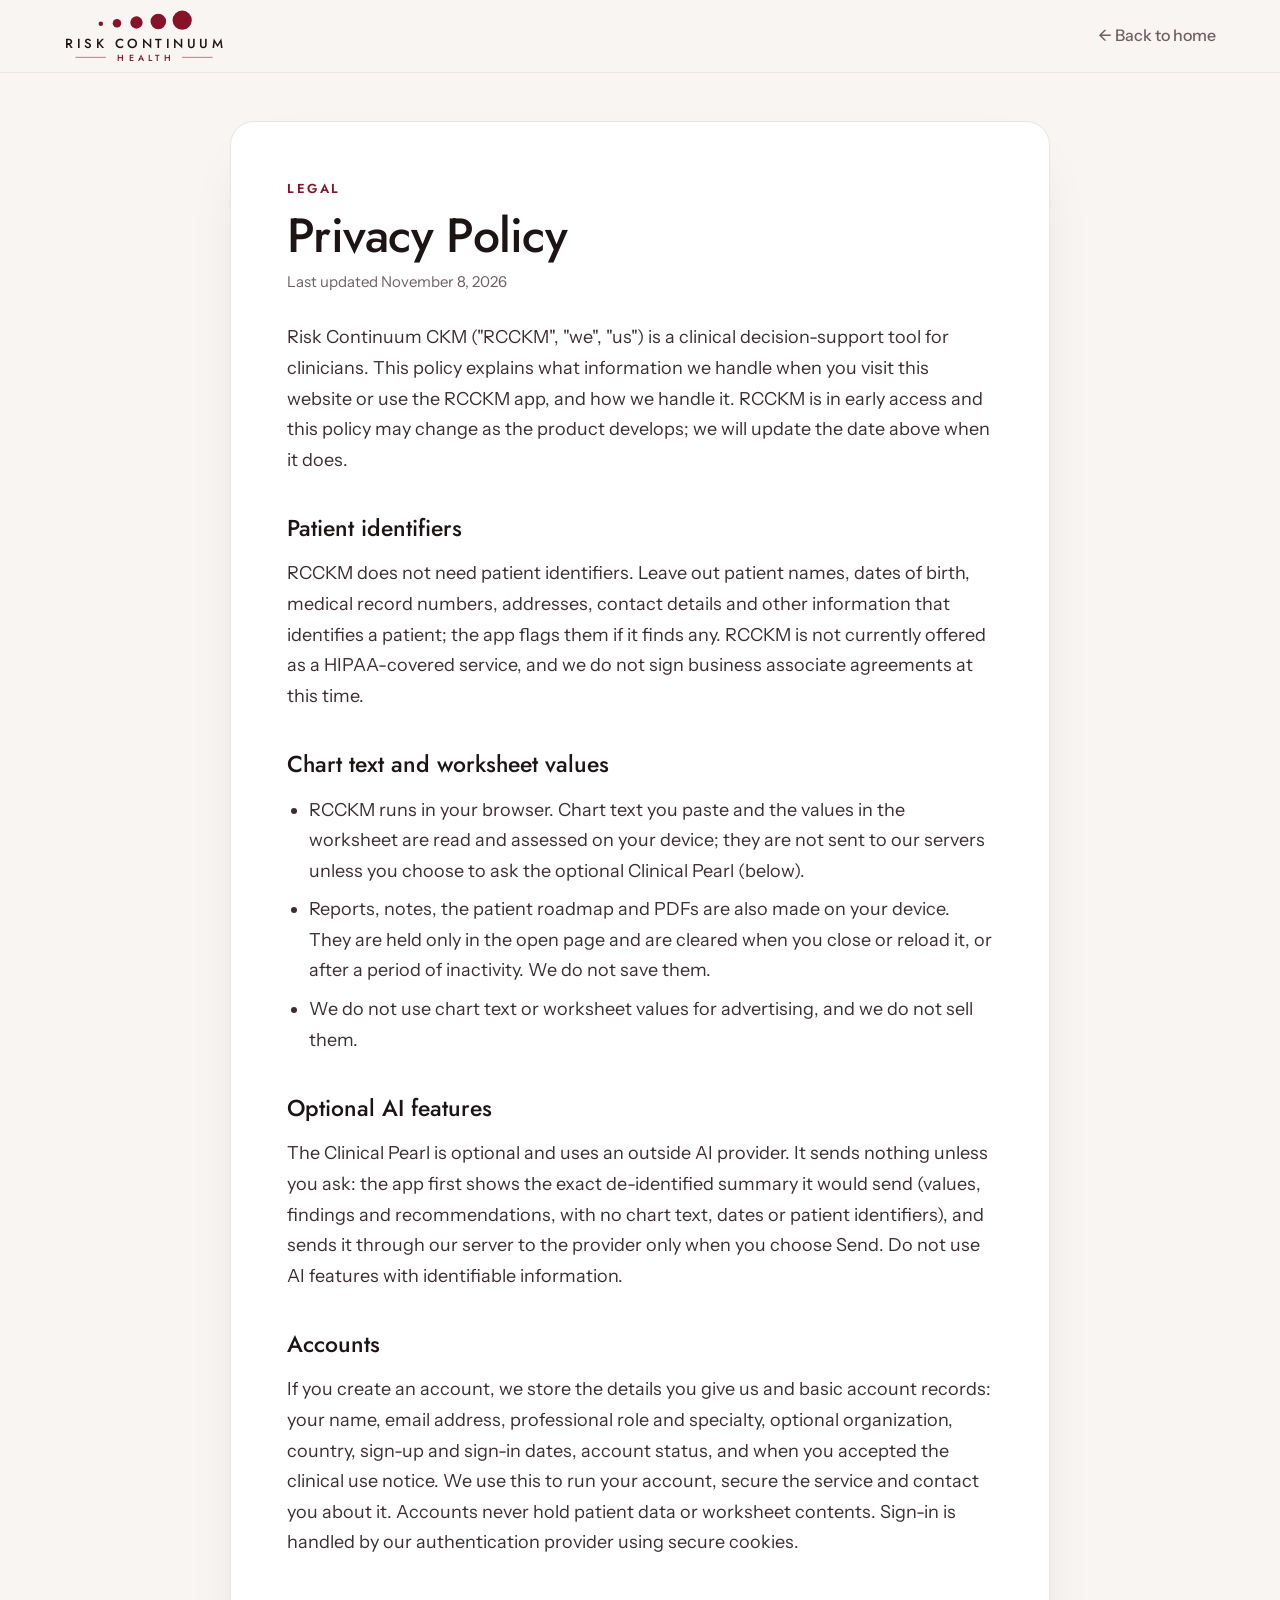
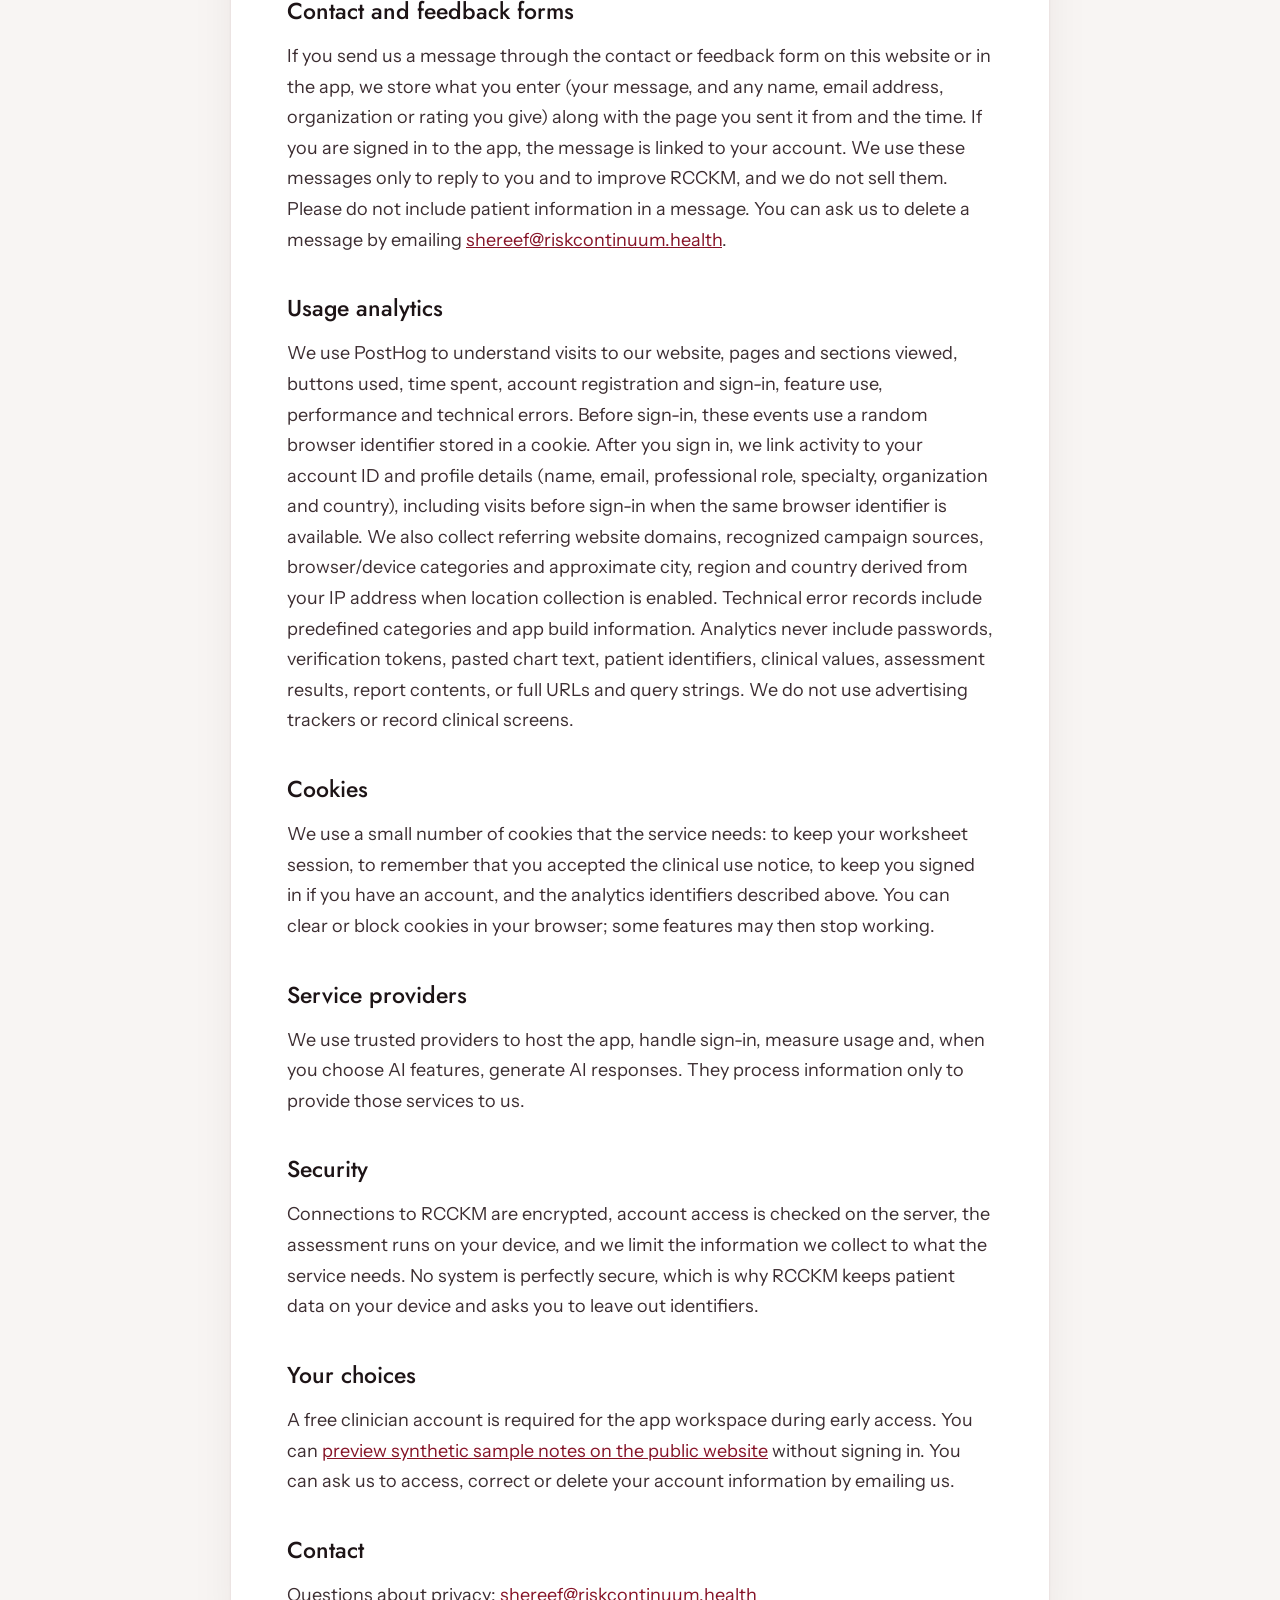
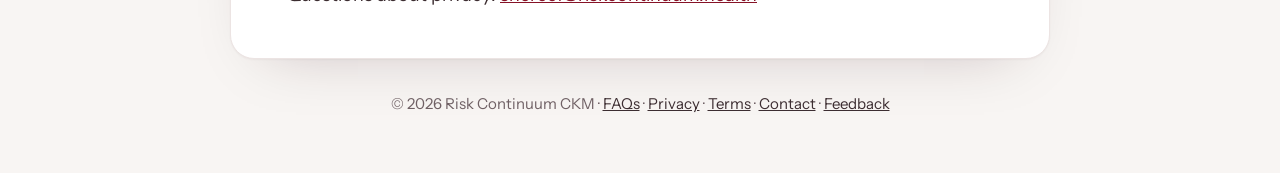
<file: privacy.html>
<!DOCTYPE html>
<html lang="en">
<head>
  <meta charset="UTF-8" />
  <meta name="viewport" content="width=device-width, initial-scale=1.0" />
  <title>Privacy Policy · Risk Continuum CKM</title>
  <meta name="description" content="How Risk Continuum CKM handles information: chart text and worksheet values are assessed in your browser and not sent to our servers, analytics carry no clinical data, and accounts hold profile details only." />
  <link rel="icon" href="assets/brand/risk-continuum/favicon.svg" type="image/svg+xml" />
  <link rel="icon" href="assets/brand/risk-continuum/favicon-32.png" sizes="32x32" type="image/png" />
  <link rel="apple-touch-icon" href="assets/brand/risk-continuum/apple-touch-icon.png" />
  <link rel="preconnect" href="https://fonts.googleapis.com" />
  <link rel="preconnect" href="https://fonts.gstatic.com" crossorigin />
  <link href="https://fonts.googleapis.com/css2?family=Jost:wght@400;500;600&family=Instrument+Sans:wght@400;500;600&display=swap" rel="stylesheet" />
  <link rel="stylesheet" href="legal.css" />
</head>
<body>
<header class="top">
  <div class="wrap">
    <a href="/" aria-label="Risk Continuum Health home"><svg class="logo" viewBox="0 0 900 300" role="img" aria-label="Risk Continuum Health"><use href="#rc-logo"/></svg></a>
    <a class="back" href="/">&larr; Back to home</a>
  </div>
</header>

<main class="wrap doc">
  <p class="eyebrow">Legal</p>
  <h1>Privacy Policy</h1>
  <p class="updated">Last updated November 8, 2026</p>

  <p>Risk Continuum CKM ("RCCKM", "we", "us") is a clinical decision-support tool for clinicians. This policy explains what information we handle when you visit this website or use the RCCKM app, and how we handle it. RCCKM is in early access and this policy may change as the product develops; we will update the date above when it does.</p>

  <h2>Patient identifiers</h2>
  <p>RCCKM does not need patient identifiers. Leave out patient names, dates of birth, medical record numbers, addresses, contact details and other information that identifies a patient; the app flags them if it finds any. RCCKM is not currently offered as a HIPAA-covered service, and we do not sign business associate agreements at this time.</p>

  <h2>Chart text and worksheet values</h2>
  <ul>
    <li>RCCKM runs in your browser. Chart text you paste and the values in the worksheet are read and assessed on your device; they are not sent to our servers unless you choose to ask the optional Clinical Pearl (below).</li>
    <li>Reports, notes, the patient roadmap and PDFs are also made on your device. They are held only in the open page and are cleared when you close or reload it, or after a period of inactivity. We do not save them.</li>
    <li>We do not use chart text or worksheet values for advertising, and we do not sell them.</li>
  </ul>

  <h2>Optional AI features</h2>
  <p>The Clinical Pearl is optional and uses an outside AI provider. It sends nothing unless you ask: the app first shows the exact de-identified summary it would send (values, findings and recommendations, with no chart text, dates or patient identifiers), and sends it through our server to the provider only when you choose Send. Do not use AI features with identifiable information.</p>

  <h2>Accounts</h2>
  <p>If you create an account, we store the details you give us and basic account records: your name, email address, professional role and specialty, optional organization, country, sign-up and sign-in dates, account status, and when you accepted the clinical use notice. We use this to run your account, secure the service and contact you about it. Accounts never hold patient data or worksheet contents. Sign-in is handled by our authentication provider using secure cookies.</p>

  <h2>Contact and feedback forms</h2>
  <p>If you send us a message through the contact or feedback form on this website or in the app, we store what you enter (your message, and any name, email address, organization or rating you give) along with the page you sent it from and the time. If you are signed in to the app, the message is linked to your account. We use these messages only to reply to you and to improve RCCKM, and we do not sell them. Please do not include patient information in a message. You can ask us to delete a message by emailing <a href="mailto:shereef@riskcontinuum.health">shereef@riskcontinuum.health</a>.</p>

  <h2>Usage analytics</h2>
  <p>We use PostHog to understand visits to our website, pages and sections viewed, buttons used, time spent, account registration and sign-in, feature use, performance and technical errors. Before sign-in, these events use a random browser identifier stored in a cookie. After you sign in, we link activity to your account ID and profile details (name, email, professional role, specialty, organization and country), including visits before sign-in when the same browser identifier is available. We also collect referring website domains, recognized campaign sources, browser/device categories and approximate city, region and country derived from your IP address when location collection is enabled. Technical error records include predefined categories and app build information. Analytics never include passwords, verification tokens, pasted chart text, patient identifiers, clinical values, assessment results, report contents, or full URLs and query strings. We do not use advertising trackers or record clinical screens.</p>

  <h2>Cookies</h2>
  <p>We use a small number of cookies that the service needs: to keep your worksheet session, to remember that you accepted the clinical use notice, to keep you signed in if you have an account, and the analytics identifiers described above. You can clear or block cookies in your browser; some features may then stop working.</p>

  <h2>Service providers</h2>
  <p>We use trusted providers to host the app, handle sign-in, measure usage and, when you choose AI features, generate AI responses. They process information only to provide those services to us.</p>

  <h2>Security</h2>
  <p>Connections to RCCKM are encrypted, account access is checked on the server, the assessment runs on your device, and we limit the information we collect to what the service needs. No system is perfectly secure, which is why RCCKM keeps patient data on your device and asks you to leave out identifiers.</p>

  <h2>Your choices</h2>
  <p>A free clinician account is required for the app workspace during early access. You can <a href="/#demo">preview synthetic sample notes on the public website</a> without signing in. You can ask us to access, correct or delete your account information by emailing us.</p>

  <h2>Contact</h2>
  <p>Questions about privacy: <a href="mailto:shereef@riskcontinuum.health">shereef@riskcontinuum.health</a></p>
</main>

<footer class="wrap foot">
  <p>&copy; 2026 Risk Continuum CKM &middot; <a href="faq.html">FAQs</a> &middot; <a href="privacy.html">Privacy</a> &middot; <a href="terms.html">Terms</a> &middot; <a href="mailto:shereef@riskcontinuum.health">Contact</a> &middot; <a href="#feedback" data-feedback>Feedback</a></p>
</footer>

<svg width="0" height="0" style="position:absolute" aria-hidden="true" focusable="false">
  <symbol id="rc-logo" viewBox="0 0 900 300">
    <g fill="#861327" transform="translate(-44.2 -46) scale(.675)">
      <circle cx="372.25" cy="190.75" r="18.75"/><circle cx="507" cy="186.5" r="35.5"/><circle cx="669.5" cy="180.5" r="51.25"/><circle cx="851.5" cy="172" r="64.75"/><circle cx="1050.5" cy="161.25" r="80"/>
    </g>
    <text x="450" y="218" text-anchor="middle" textLength="884" lengthAdjust="spacing" font-family="Jost, 'Instrument Sans', sans-serif" font-size="74" font-weight="500" fill="#1D1416">RISK CONTINUUM</text>
    <line x1="64" x2="236" y1="272" y2="272" stroke="#861327" stroke-width="3"/>
    <line x1="664" x2="836" y1="272" y2="272" stroke="#861327" stroke-width="3"/>
    <text x="450" y="291" text-anchor="middle" textLength="300" lengthAdjust="spacing" font-family="Jost, 'Instrument Sans', sans-serif" font-size="50" font-weight="500" fill="#861327">HEALTH</text>
  </symbol>
</svg>
<script src="contact.js" defer></script>
<script src="forms.js" defer></script>
<script src="rcckm-analytics.js" defer></script>
</body>
</html>
</file>
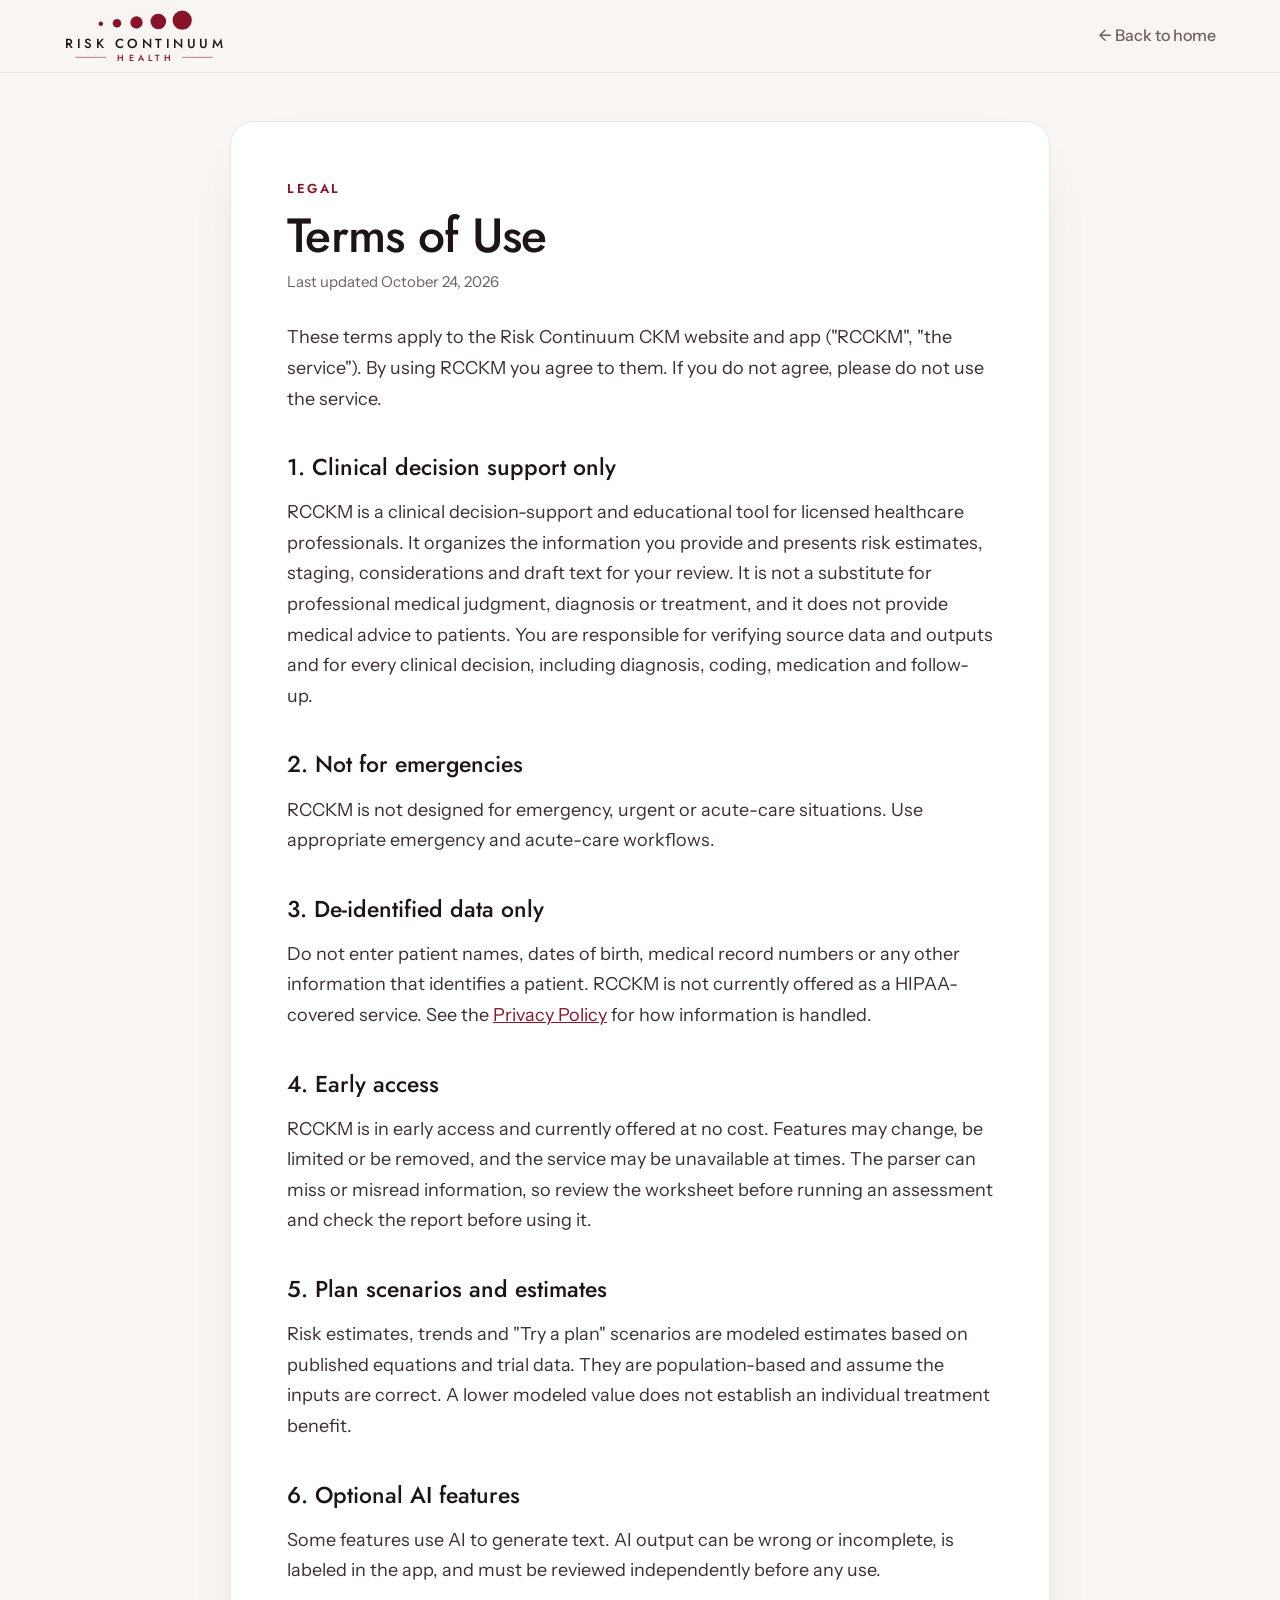
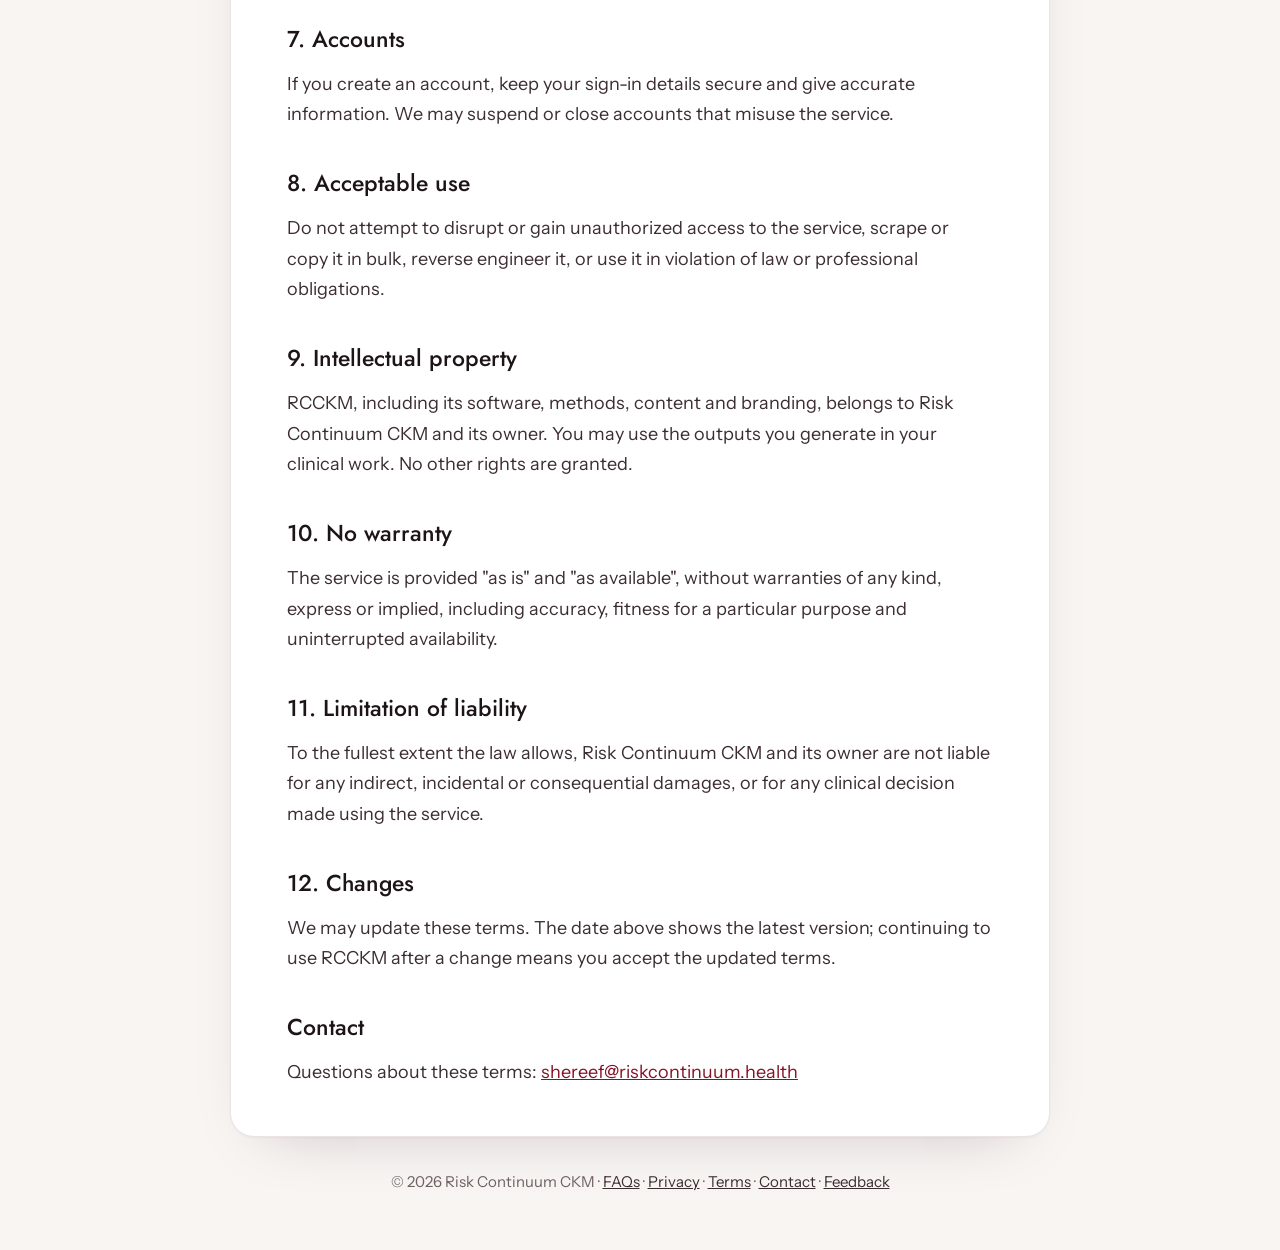
<file: terms.html>
<!DOCTYPE html>
<html lang="en">
<head>
  <meta charset="UTF-8" />
  <meta name="viewport" content="width=device-width, initial-scale=1.0" />
  <title>Terms of Use · Risk Continuum CKM</title>
  <meta name="description" content="Terms of use for Risk Continuum CKM, a clinical decision-support tool for clinician review." />
  <link rel="icon" href="assets/brand/risk-continuum/favicon.svg" type="image/svg+xml" />
  <link rel="icon" href="assets/brand/risk-continuum/favicon-32.png" sizes="32x32" type="image/png" />
  <link rel="apple-touch-icon" href="assets/brand/risk-continuum/apple-touch-icon.png" />
  <link rel="preconnect" href="https://fonts.googleapis.com" />
  <link rel="preconnect" href="https://fonts.gstatic.com" crossorigin />
  <link href="https://fonts.googleapis.com/css2?family=Jost:wght@400;500;600&family=Instrument+Sans:wght@400;500;600&display=swap" rel="stylesheet" />
  <link rel="stylesheet" href="legal.css" />
</head>
<body>
<header class="top">
  <div class="wrap">
    <a href="/" aria-label="Risk Continuum Health home"><svg class="logo" viewBox="0 0 900 300" role="img" aria-label="Risk Continuum Health"><use href="#rc-logo"/></svg></a>
    <a class="back" href="/">&larr; Back to home</a>
  </div>
</header>

<main class="wrap doc">
  <p class="eyebrow">Legal</p>
  <h1>Terms of Use</h1>
  <p class="updated">Last updated October 24, 2026</p>

  <p>These terms apply to the Risk Continuum CKM website and app ("RCCKM", "the service"). By using RCCKM you agree to them. If you do not agree, please do not use the service.</p>

  <h2>1. Clinical decision support only</h2>
  <p>RCCKM is a clinical decision-support and educational tool for licensed healthcare professionals. It organizes the information you provide and presents risk estimates, staging, considerations and draft text for your review. It is not a substitute for professional medical judgment, diagnosis or treatment, and it does not provide medical advice to patients. You are responsible for verifying source data and outputs and for every clinical decision, including diagnosis, coding, medication and follow-up.</p>

  <h2>2. Not for emergencies</h2>
  <p>RCCKM is not designed for emergency, urgent or acute-care situations. Use appropriate emergency and acute-care workflows.</p>

  <h2>3. De-identified data only</h2>
  <p>Do not enter patient names, dates of birth, medical record numbers or any other information that identifies a patient. RCCKM is not currently offered as a HIPAA-covered service. See the <a href="privacy.html">Privacy Policy</a> for how information is handled.</p>

  <h2>4. Early access</h2>
  <p>RCCKM is in early access and currently offered at no cost. Features may change, be limited or be removed, and the service may be unavailable at times. The parser can miss or misread information, so review the worksheet before running an assessment and check the report before using it.</p>

  <h2>5. Plan scenarios and estimates</h2>
  <p>Risk estimates, trends and "Try a plan" scenarios are modeled estimates based on published equations and trial data. They are population-based and assume the inputs are correct. A lower modeled value does not establish an individual treatment benefit.</p>

  <h2>6. Optional AI features</h2>
  <p>Some features use AI to generate text. AI output can be wrong or incomplete, is labeled in the app, and must be reviewed independently before any use.</p>

  <h2>7. Accounts</h2>
  <p>If you create an account, keep your sign-in details secure and give accurate information. We may suspend or close accounts that misuse the service.</p>

  <h2>8. Acceptable use</h2>
  <p>Do not attempt to disrupt or gain unauthorized access to the service, scrape or copy it in bulk, reverse engineer it, or use it in violation of law or professional obligations.</p>

  <h2>9. Intellectual property</h2>
  <p>RCCKM, including its software, methods, content and branding, belongs to Risk Continuum CKM and its owner. You may use the outputs you generate in your clinical work. No other rights are granted.</p>

  <h2>10. No warranty</h2>
  <p>The service is provided "as is" and "as available", without warranties of any kind, express or implied, including accuracy, fitness for a particular purpose and uninterrupted availability.</p>

  <h2>11. Limitation of liability</h2>
  <p>To the fullest extent the law allows, Risk Continuum CKM and its owner are not liable for any indirect, incidental or consequential damages, or for any clinical decision made using the service.</p>

  <h2>12. Changes</h2>
  <p>We may update these terms. The date above shows the latest version; continuing to use RCCKM after a change means you accept the updated terms.</p>

  <h2>Contact</h2>
  <p>Questions about these terms: <a href="mailto:shereef@riskcontinuum.health">shereef@riskcontinuum.health</a></p>
</main>

<footer class="wrap foot">
  <p>&copy; 2026 Risk Continuum CKM &middot; <a href="faq.html">FAQs</a> &middot; <a href="privacy.html">Privacy</a> &middot; <a href="terms.html">Terms</a> &middot; <a href="mailto:shereef@riskcontinuum.health">Contact</a> &middot; <a href="#feedback" data-feedback>Feedback</a></p>
</footer>

<svg width="0" height="0" style="position:absolute" aria-hidden="true" focusable="false">
  <symbol id="rc-logo" viewBox="0 0 900 300">
    <g fill="#861327" transform="translate(-44.2 -46) scale(.675)">
      <circle cx="372.25" cy="190.75" r="18.75"/><circle cx="507" cy="186.5" r="35.5"/><circle cx="669.5" cy="180.5" r="51.25"/><circle cx="851.5" cy="172" r="64.75"/><circle cx="1050.5" cy="161.25" r="80"/>
    </g>
    <text x="450" y="218" text-anchor="middle" textLength="884" lengthAdjust="spacing" font-family="Jost, 'Instrument Sans', sans-serif" font-size="74" font-weight="500" fill="#1D1416">RISK CONTINUUM</text>
    <line x1="64" x2="236" y1="272" y2="272" stroke="#861327" stroke-width="3"/>
    <line x1="664" x2="836" y1="272" y2="272" stroke="#861327" stroke-width="3"/>
    <text x="450" y="291" text-anchor="middle" textLength="300" lengthAdjust="spacing" font-family="Jost, 'Instrument Sans', sans-serif" font-size="50" font-weight="500" fill="#861327">HEALTH</text>
  </symbol>
</svg>
<script src="contact.js" defer></script>
<script src="forms.js" defer></script>
<script src="rcckm-analytics.js" defer></script>
</body>
</html>
</file>
<file: legal.css>
/* Shared styles for privacy.html and terms.html; tokens match landing.html (light theme). */
:root {
  --bg: #F8F5F3; --surface: #FFFFFF; --ink: #1D1416; --body: #3C2D31; --muted: #6F6064;
  --line: #ECE4E3; --accent: #861327;
  --display: "Jost", "Instrument Sans", system-ui, sans-serif;
  --ui: "Instrument Sans", system-ui, -apple-system, "Segoe UI", sans-serif;
}
*, *::before, *::after { box-sizing: border-box; margin: 0; padding: 0; }
body { font-family: var(--ui); font-size: 18px; line-height: 1.7; color: var(--body); background: var(--bg); -webkit-font-smoothing: antialiased; }
a { color: var(--accent); }
.wrap { max-width: 820px; margin: 0 auto; padding: 0 24px; }
.top { position: sticky; top: 0; background: rgba(248, 245, 243, .9); backdrop-filter: blur(12px); -webkit-backdrop-filter: blur(12px); border-bottom: 1px solid var(--line); }
.top .wrap { display: flex; align-items: center; justify-content: space-between; height: 72px; max-width: 1200px; }
.logo { display: block; width: 160px; height: auto; }
.back { font-size: 16px; font-weight: 500; text-decoration: none; color: var(--muted); }
.back:hover { color: var(--accent); }
.doc { background: var(--surface); border: 1px solid var(--line); border-radius: 24px; margin-top: 48px; padding: 56px 56px 48px; box-shadow: 0 1px 2px rgba(45,12,20,.04), 0 24px 60px -36px rgba(45,12,20,.25); }
.eyebrow { font-family: var(--display); font-size: 13px; font-weight: 600; letter-spacing: .2em; text-transform: uppercase; color: var(--accent); }
h1 { font-family: var(--display); font-weight: 500; font-size: clamp(34px, 5vw, 48px); line-height: 1.1; color: var(--ink); margin: 10px 0 6px; letter-spacing: -0.015em; }
.updated { font-size: 15px; color: var(--muted); margin-bottom: 28px; }
h2 { font-family: var(--display); font-weight: 500; font-size: 23px; color: var(--ink); margin: 34px 0 10px; }
p + p { margin-top: 12px; }
ul { margin: 6px 0 0 22px; }
li + li { margin-top: 8px; }
.foot { padding: 32px 24px 56px; font-size: 15px; color: var(--muted); text-align: center; }
.foot a { color: var(--body); }
@media (max-width: 640px) {
  body { font-size: 17px; }
  .wrap { padding: 0 16px; }
  .doc { margin-top: 24px; padding: 32px 22px; border-radius: 18px; }
  .logo { width: 128px; }
}
</file>
<file: faq.css>
/* FAQ styles share the public site's fonts, colors and logo. */
html { scroll-behavior: smooth; scroll-padding-top: 100px; }
.top { z-index: 10; }
.top nav { display: flex; align-items: center; gap: 24px; }
.top .open-app { color: #fff; background: var(--accent); border-radius: 999px; padding: 8px 16px; text-decoration: none; font-size: 15px; font-weight: 600; }
@media (max-width: 640px) {
  .top nav { gap: 12px; }
  .top .back, .top .open-app { font-size: 13px; }
  .top .open-app { padding: 8px 12px; }
  .top .logo { width: 110px; }
}
.faq-main { max-width: 1000px; margin: 0 auto; padding: 64px 32px 32px; }
.faq-intro { max-width: 750px; }
.faq-intro h1 { font-size: clamp(40px, 6vw, 64px); margin: 14px 0 20px; }
.faq-intro .lede { font-size: 21px; line-height: 1.6; }
.faq-updated { color: var(--muted); font-size: 14px; margin-top: 18px; }
.faq-map { display: grid; grid-template-columns: repeat(3, minmax(0, 1fr)); gap: 14px; margin: 32px 0; }
.faq-map div { background: var(--surface); border: 1px solid var(--line); border-radius: 16px; padding: 20px; }
.faq-map b { display: block; color: var(--ink); font-size: 16px; }
.faq-map p { font-size: 15px; line-height: 1.5; color: var(--muted); margin-top: 5px; }
.faq-jump { display: flex; flex-wrap: wrap; gap: 10px; margin-bottom: 44px; }
.faq-jump a { text-decoration: none; font-size: 15px; font-weight: 500; padding: 7px 14px; border: 1px solid var(--line); border-radius: 999px; background: var(--surface); }
.faq-jump a:hover { border-color: var(--accent); }
.faq-group { margin: 44px 0; }
.faq-group h2 { font-size: 30px; margin-bottom: 18px; }
.faq-list { background: var(--surface); border: 1px solid var(--line); border-radius: 20px; overflow: hidden; }
.faq-list details + details { border-top: 1px solid var(--line); }
.faq-list summary { display: flex; align-items: flex-start; justify-content: space-between; gap: 24px; cursor: pointer; padding: 21px 24px; color: var(--ink); font-size: 18px; font-weight: 600; line-height: 1.45; list-style: none; }
.faq-list summary::-webkit-details-marker { display: none; }
.faq-list summary::after { content: "+"; font-size: 24px; line-height: 1.1; font-weight: 400; color: var(--accent); flex: none; }
.faq-list details[open] > summary::after { content: "−"; }
.faq-list summary:hover { background: #fbf8f7; }
.faq-answer { padding: 0 24px 24px; font-size: 17px; line-height: 1.7; max-width: 85ch; }
.faq-answer ul { margin-top: 10px; }
.faq-answer p + p, .faq-answer ul + p { margin-top: 12px; }
.faq-answer strong { color: var(--ink); }
.faq-answer code { font-family: ui-monospace, monospace; font-size: .88em; overflow-wrap: anywhere; }
.faq-note { padding: 16px 20px; margin-top: 20px; background: #eaf3ed; border-left: 3px solid #1e7148; border-radius: 0 12px 12px 0; font-size: 15px; }
.faq-sources { border-top: 1px solid var(--line); padding-top: 16px; margin-top: 48px; }
.faq-sources ol { margin: 16px 0 0 24px; font-size: 15px; }
.faq-sources li { padding-left: 5px; scroll-margin-top: 100px; }
.faq-contact { margin: 44px 0 12px; border-radius: 20px; padding: 26px; background: var(--surface); border: 1px solid var(--line); }
.faq-contact h2 { margin-top: 0; }
a:focus-visible, summary:focus-visible { outline: 3px solid var(--accent); outline-offset: 4px; border-radius: 6px; }
.faq-list details { scroll-margin-top: 100px; }
@media (max-width: 640px) {
  .faq-main { padding: 36px 16px 20px; }
  .faq-intro .lede { font-size: 18px; }
  .faq-map { grid-template-columns: 1fr; gap: 10px; }
  .faq-map div { padding: 16px 18px; }
  .faq-group h2 { font-size: 26px; }
  .faq-list summary { padding: 18px; font-size: 17px; gap: 16px; }
  .faq-answer { padding: 0 18px 20px; font-size: 16px; }
  .top nav { gap: 12px; }
  .top .back { font-size: 14px; }
  .top .open-app { font-size: 13px; padding: 7px 12px; }
  .faq-contact { padding: 22px; }
}
@media (prefers-reduced-motion: reduce) { html { scroll-behavior: auto; } }
@media print {
  .top, .faq-jump, .faq-contact, .foot { display: none; }
  body { background: #fff; font-size: 11pt; }
  .faq-main { max-width: none; padding: 0; }
  .faq-list { border: 0; overflow: visible; }
  .faq-list summary { padding: 16px 0 8px; }
  .faq-list summary::after { display: none; }
  .faq-list details > .faq-answer { display: block; padding: 0 0 12px; }
  .faq-list details::details-content { content-visibility: visible; }
  .faq-answer { font-size: 11pt; }
  a { color: inherit; }
}

/* Category patterns remain readable in the expanded FAQ on narrow screens. */
.category-table { width: 100%; border-collapse: collapse; margin: 18px 0; font-size: 16px; }
.category-table caption { text-align: left; font-size: 14px; color: var(--muted); margin-bottom: 8px; }
.category-table th, .category-table td { text-align: left; vertical-align: top; padding: 9px 10px; border-bottom: 1px solid var(--line); overflow-wrap: anywhere; }
.category-table thead th { color: var(--ink); background: #f8f3f2; }
.category-table th:first-child { width: 8ch; white-space: nowrap; }
.category-table tbody th { color: var(--accent); }
.category-table td .plain { display: block; margin-top: 3px; font-size: 14px; line-height: 1.45; color: var(--muted); }
</file>
<file: methods.css>
/* Methods shares the public site's established type and garnet palette. */
html { scroll-behavior: smooth; scroll-padding-top: 104px; }
.top { z-index: 20; }
.top nav { display: flex; align-items: center; gap: 24px; }
.top nav a { text-decoration: none; font-size: 15px; font-weight: 600; }
.top .open-app, .method-button { background: var(--accent); color: white; border-radius: 999px; padding: 9px 18px; text-decoration: none; font-size: 15px; font-weight: 600; display: inline-block; }
.skip-link { position: fixed; top: -80px; left: 16px; z-index: 100; padding: 10px 18px; background: white; border: 2px solid var(--accent); }
.skip-link:focus { top: 10px; }
a:focus-visible, button:focus-visible, summary:focus-visible, .table-scroll:focus-visible { outline: 3px solid var(--accent); outline-offset: 4px; }
.methods-main { max-width: 1200px; margin: auto; padding: 62px 32px 0; }
.methods-hero { max-width: 880px; padding-bottom: 40px; }
.methods-hero h1 { font-size: clamp(42px, 6.2vw, 70px); margin: 15px 0 22px; letter-spacing: -.025em; }
.methods-hero .lede { font-size: 21px; line-height: 1.65; max-width: 66ch; }
.methods-meta { display: flex; flex-wrap: wrap; gap: 8px 24px; margin: 23px 0 26px; color: var(--muted); font-size: 14px; }
.methods-actions { display: flex; flex-wrap: wrap; align-items: center; gap: 16px; }
.methods-actions > a:not(.method-button) { font-size: 15px; font-weight: 600; text-underline-offset: 4px; }
.methods-layout { display: grid; grid-template-columns: 192px minmax(0, 1fr); gap: 54px; border-top: 1px solid var(--line); padding-top: 40px; }
.methods-nav { position: sticky; top: 102px; align-self: start; }
.methods-nav p { text-transform: uppercase; letter-spacing: .14em; font-size: 11px; font-weight: 700; color: var(--muted); margin-bottom: 14px; }
.methods-nav a { display: block; padding: 9px 0 9px 13px; border-left: 2px solid var(--line); font-size: 14px; line-height: 1.45; color: var(--muted); text-decoration: none; }
.methods-nav a:hover, .methods-nav a[aria-current="location"] { color: var(--accent); border-color: var(--accent); }
.methods-content { min-width: 0; }
.method-section { margin-bottom: 56px; }
.section-number { color: var(--accent); font-size: 12px; font-weight: 700; letter-spacing: .12em; }
.method-section h2 { font-size: 31px; line-height: 1.2; margin: 8px 0 20px; }
.method-section h3 { font-family: var(--display); font-size: 23px; font-weight: 500; line-height: 1.3; color: var(--ink); margin: 28px 0 12px; }
.method-section h4 { font-size: 17px; color: var(--ink); margin: 24px 0 10px; }
.method-section p, .method-section li { font-size: 16px; line-height: 1.8; }
.method-section p + p { margin-top: 13px; }
.method-section ul, .method-section ol { margin: 12px 0 16px 22px; }
.method-section strong { color: var(--ink); }
.note { margin: 22px 0; border-left: 3px solid var(--accent); background: #f1e8e8; border-radius: 0 12px 12px 0; padding: 18px 22px; }
.note p { font-size: 15px; }
.note b { display: block; margin-bottom: 5px; color: var(--ink); }
.table-scroll { overflow-x: auto; margin: 20px 0; border: 1px solid var(--line); border-radius: 12px; background: white; }
table { width: 100%; border-collapse: collapse; font-size: 14px; line-height: 1.65; text-align: left; }
caption { text-align: left; font-size: 12px; font-weight: 600; padding: 12px 16px; color: var(--muted); background: #fcfaf9; border-bottom: 1px solid var(--line); }
th, td { padding: 13px 16px; vertical-align: top; border-bottom: 1px solid var(--line); }
thead th { font-size: 12px; letter-spacing: .02em; color: var(--muted); background: #fcfaf9; }
tbody th { color: var(--ink); font-weight: 600; }
tbody tr:last-child > * { border-bottom: 0; }
.level-cell { white-space: nowrap; color: var(--accent); }
.level-cell span { display: block; font-size: 12px; font-weight: 500; color: var(--body); white-space: normal; min-width: 110px; }
.points { white-space: nowrap; color: var(--accent); font-weight: 700; }
.method-detail { border: 1px solid var(--line); background: white; border-radius: 14px; margin: 22px 0; }
.method-detail > summary { padding: 18px 22px; font-size: 16px; font-weight: 600; color: var(--ink); cursor: pointer; line-height: 1.5; }
.detail-body { padding: 0 22px 22px; }
.detail-body .table-scroll { margin: 16px 0; }
.rule-table { font-size: 13px; }
.rule-table code { display: block; font-size: 10px; line-height: 1.45; color: var(--muted); margin-top: 7px; overflow-wrap: anywhere; }
code { font-family: ui-monospace, SFMono-Regular, Consolas, monospace; font-size: .84em; overflow-wrap: anywhere; }
.equation { background: var(--ink); color: #fff; border-radius: 14px; padding: 22px; margin: 20px 0; overflow-wrap: anywhere; }
.equation code { display: block; font-size: 13px; line-height: 2; }
.equation .equation-label { font-size: 11px; letter-spacing: .1em; color: #dac4ca; text-transform: uppercase; margin-bottom: 8px; }
.workflow { list-style: none; margin: 24px 0 !important; padding: 0; display: grid; grid-template-columns: repeat(2, minmax(0, 1fr)); gap: 14px; }
.workflow li { border: 1px solid var(--line); border-radius: 14px; padding: 20px; background: white; margin: 0; }
.workflow b { color: var(--accent); display: block; margin-bottom: 6px; font-size: 15px; }
.workflow p { font-size: 14px; }
.evaluation-band { display: flex; flex-wrap: wrap; gap: 9px; margin: 15px 0 24px; }
.status { font-size: 12px; font-weight: 600; padding: 5px 11px; border-radius: 999px; background: #e7eee9; color: #28553d; }
.status.pending { color: #704412; background: #f1e9dc; }
.references li { font-size: 14px; margin-bottom: 15px; }
.references .reference-note { display: block; color: var(--muted); font-size: 13px; }
.provenance { padding: 20px 24px; border: 1px solid var(--line); border-radius: 14px; margin-top: 24px; background: white; }
.provenance p { font-size: 13px; }
.contact-card { border-radius: 20px; padding: 28px; background: var(--ink); color: #f2e7e9; margin-top: 36px; }
.contact-card h3 { color: white; margin-top: 0; }
.contact-card a { color: #f7c7d1; }
.print-only { display: none; }
.foot { max-width: 1200px; margin: auto; }
@media (max-width: 900px) {
  .methods-layout { grid-template-columns: 1fr; gap: 26px; }
  .methods-nav { position: static; display: flex; flex-wrap: wrap; gap: 6px; }
  .methods-nav p { flex-basis: 100%; margin-bottom: 3px; }
  .methods-nav a { border: 1px solid var(--line); padding: 7px 11px; border-radius: 999px; font-size: 12px; }
}
@media (max-width: 600px) {
  .methods-main { padding: 36px 18px 0; }
  .methods-hero h1 { font-size: 43px; }
  .methods-hero .lede { font-size: 18px; }
  .top .wrap { padding: 0 16px; }
  .top nav { gap: 13px; }
  .top nav a { font-size: 13px; }
  .top .open-app { padding: 8px 12px; }
  .top .logo { width: 120px; }
  .workflow { grid-template-columns: 1fr; }
  .detail-body { padding: 0 14px 16px; }
  th, td { padding: 10px 12px; }
  table { font-size: 13px; min-width: 540px; }
  .rss-table { min-width: 480px; }
  .level-cell span { min-width: 90px; }
  .method-section h2 { font-size: 28px; }
}
@media (prefers-reduced-motion: reduce) { html { scroll-behavior: auto; } }
@media print {
  @page { margin: 18mm; }
  body { background: #fff; color: #111; font-size: 10pt; }
  .top, .methods-nav, .methods-actions, .foot, .contact-card, .skip-link { display: none; }
  .methods-main { max-width: none; padding: 0; }
  .methods-layout { display: block; border: 0; padding: 0; }
  .methods-hero { padding-bottom: 20px; }
  .methods-hero h1 { font-size: 32pt; }
  .methods-hero .lede { font-size: 12pt; }
  .method-section { margin-bottom: 25px; }
  .method-section p, .method-section li { font-size: 10pt; }
  .method-section h2 { font-size: 20pt; }
  .method-section h3 { font-size: 14pt; }
  .table-scroll { overflow: visible; border-radius: 0; }
  table, .rss-table { min-width: 0; font-size: 8pt; }
  th, td { padding: 7px; }
  tr, .workflow li, .note, .provenance { break-inside: avoid; }
  thead { display: table-header-group; }
  h2, h3, h4, summary { break-after: avoid; }
  .method-detail { border: 0; }
  .detail-body { padding: 0; }
  .equation { background: #f4f0f0; color: #111; }
  .equation .equation-label { color: #555; }
  .print-only { display: block; }
}
</file>
